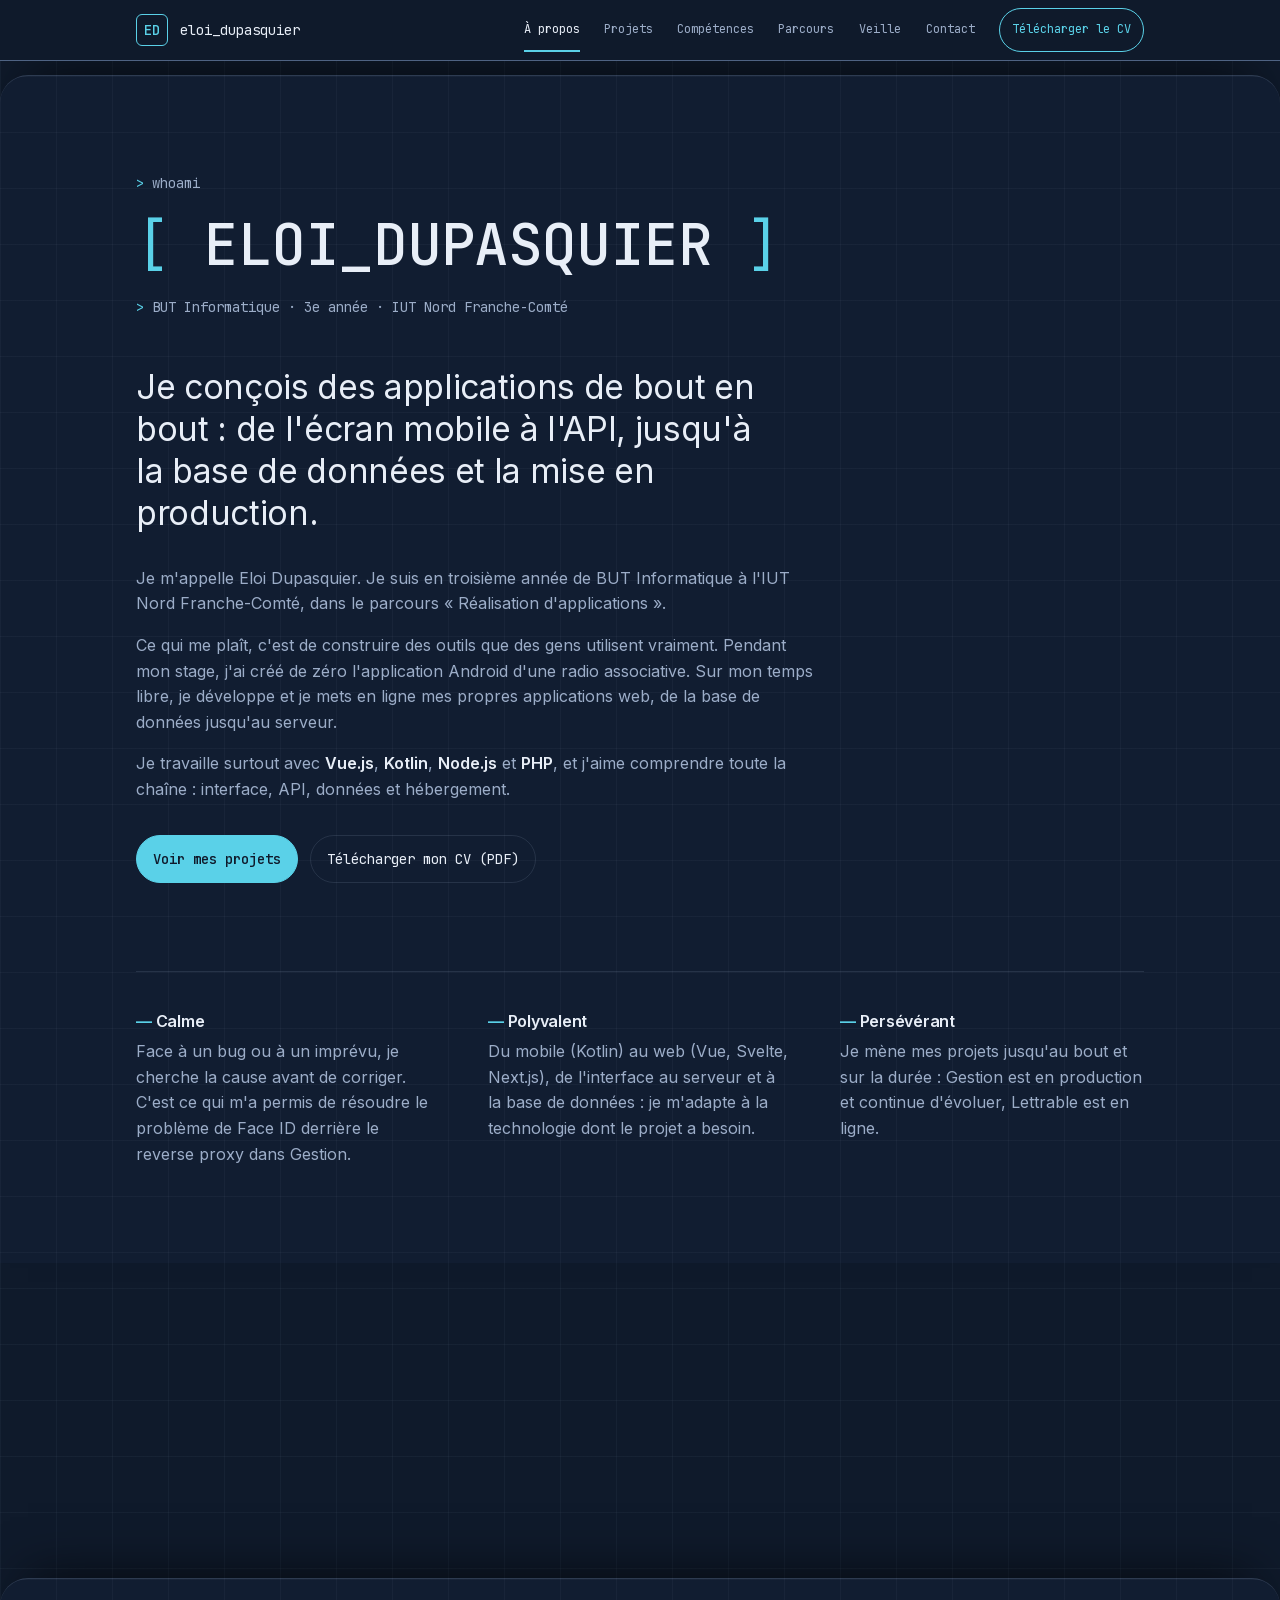
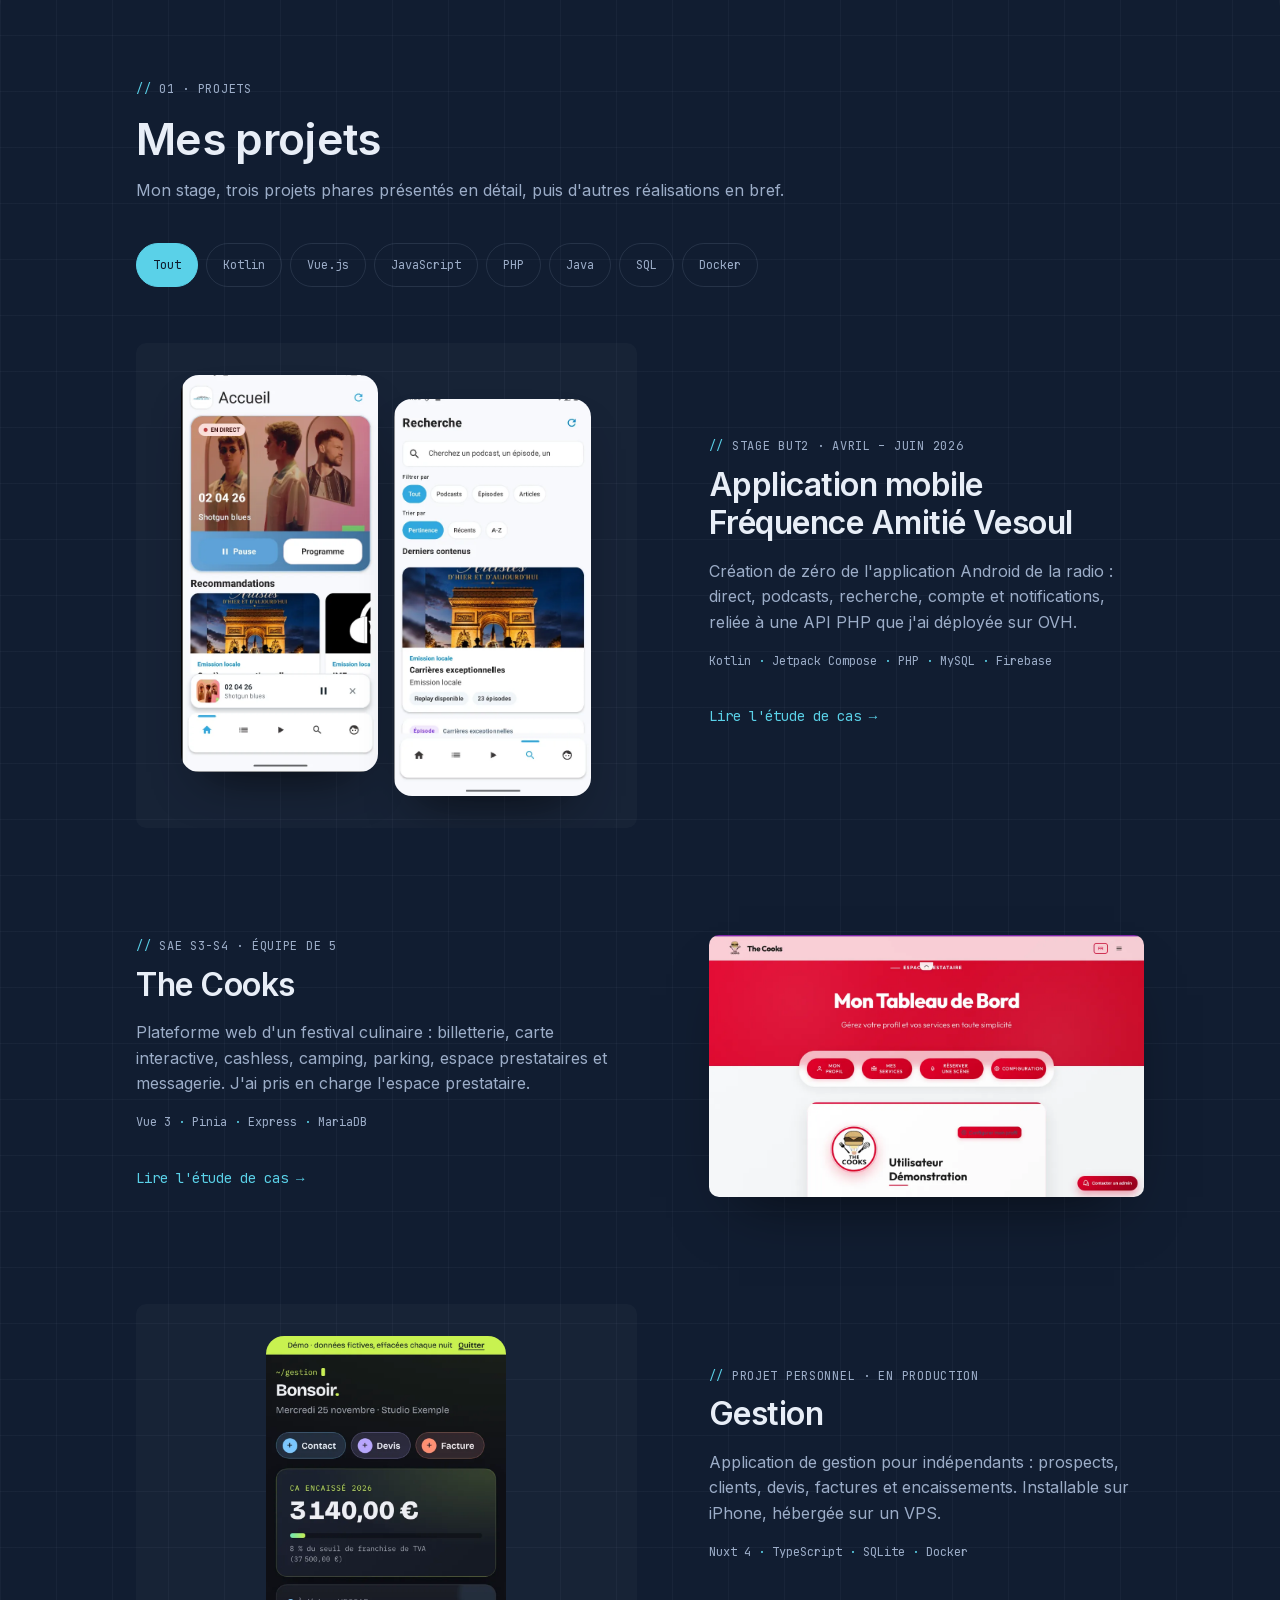
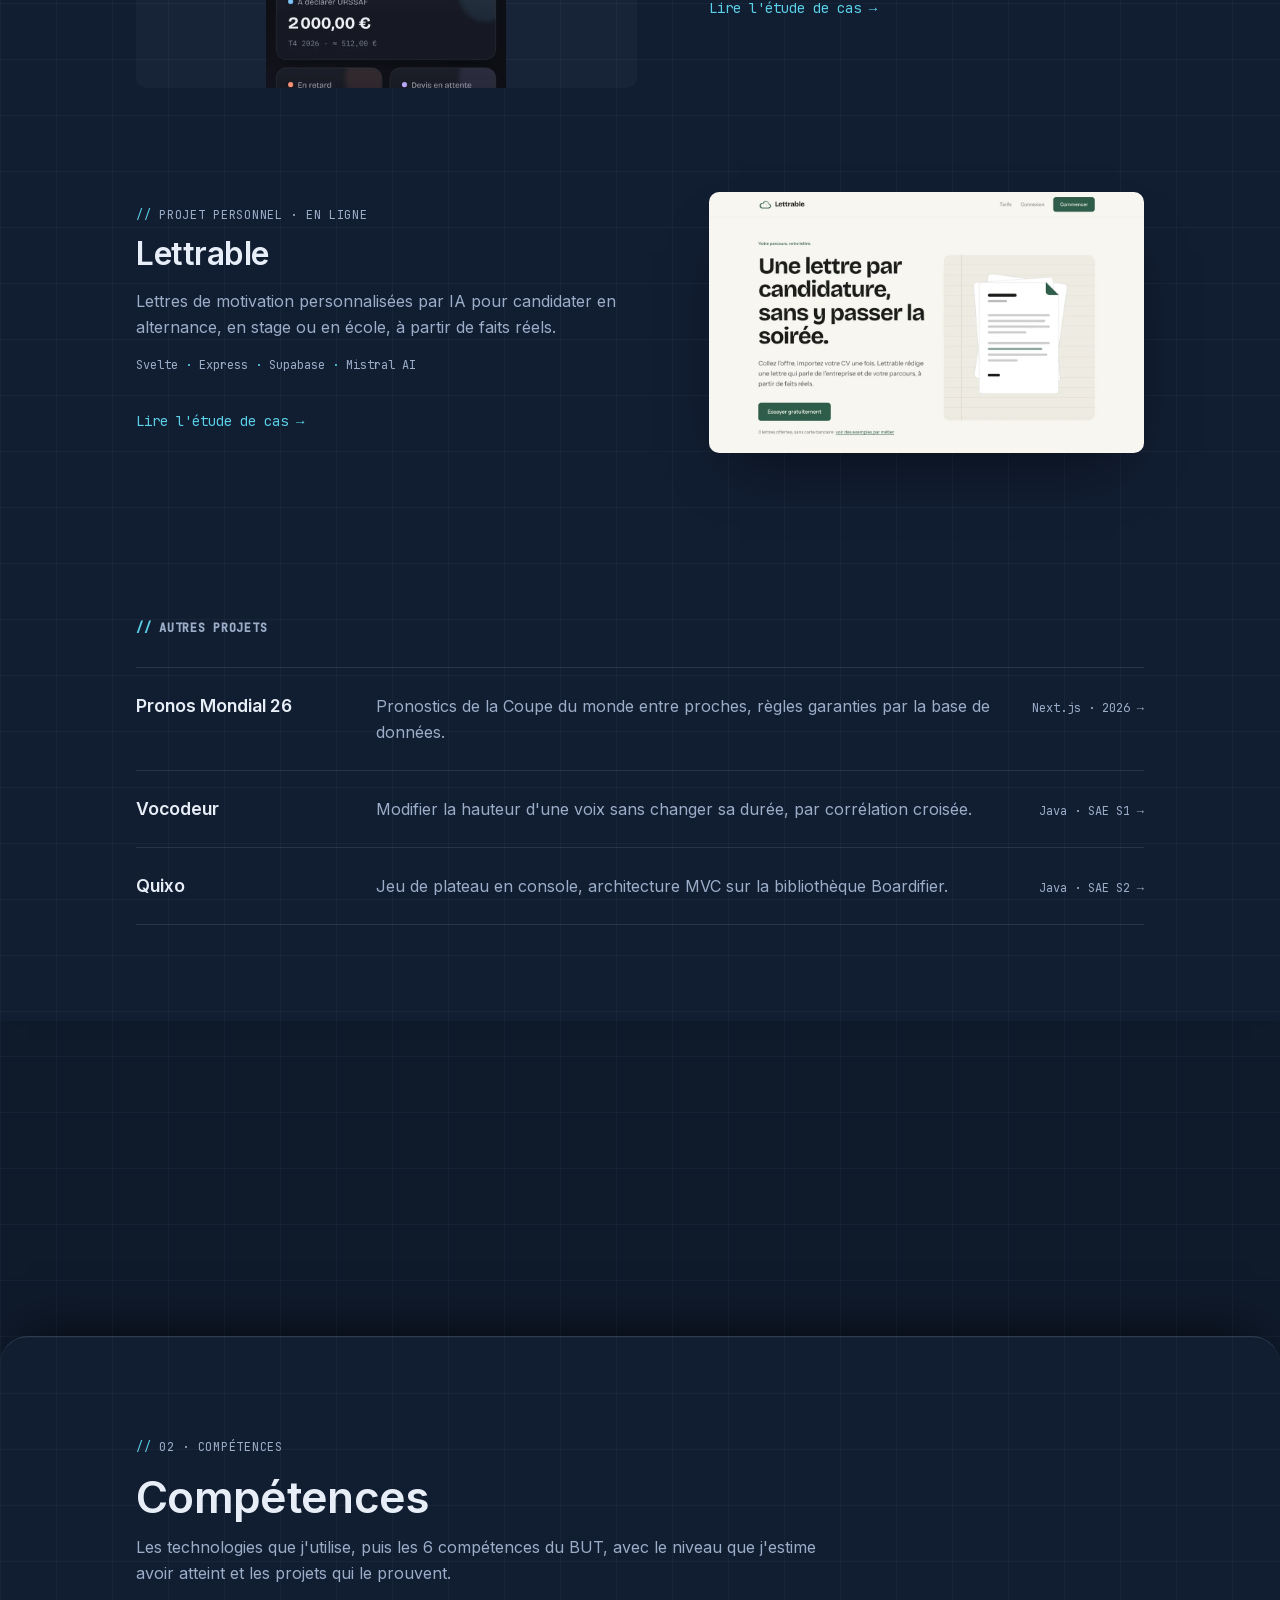
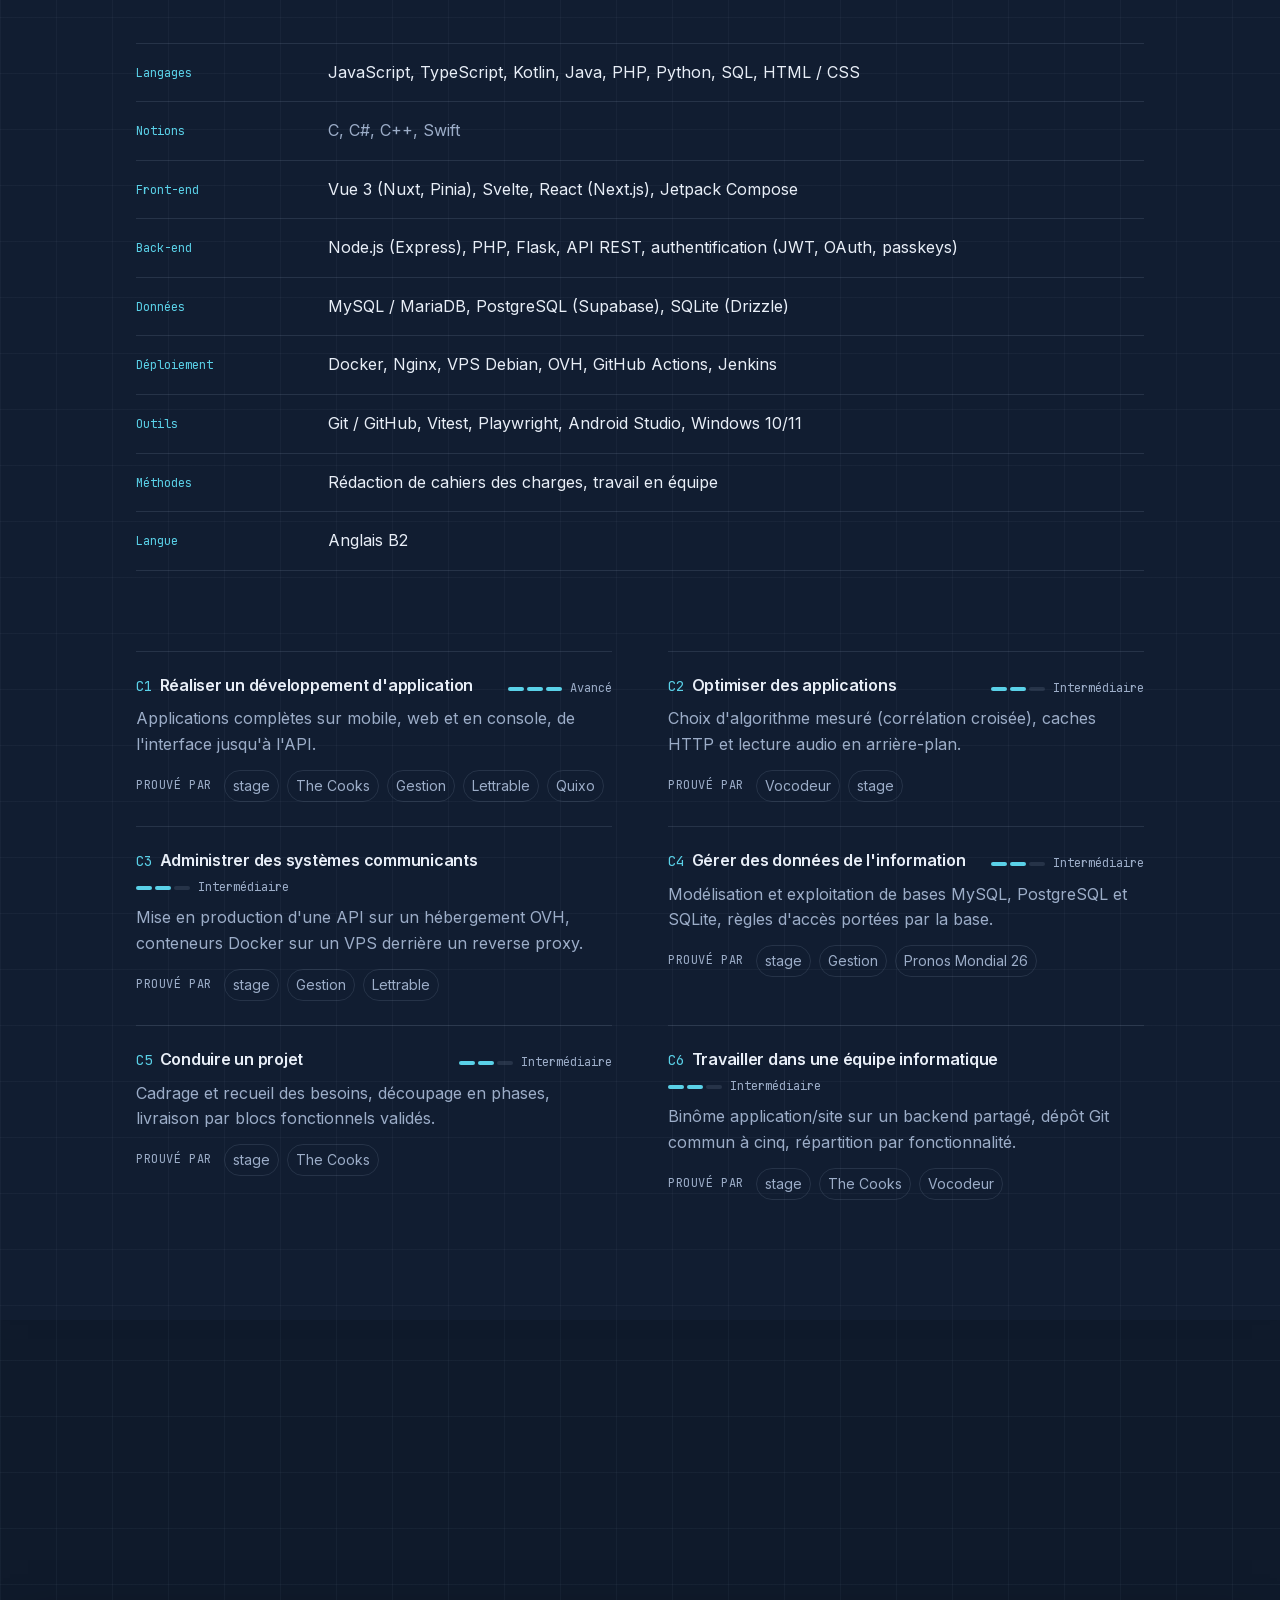
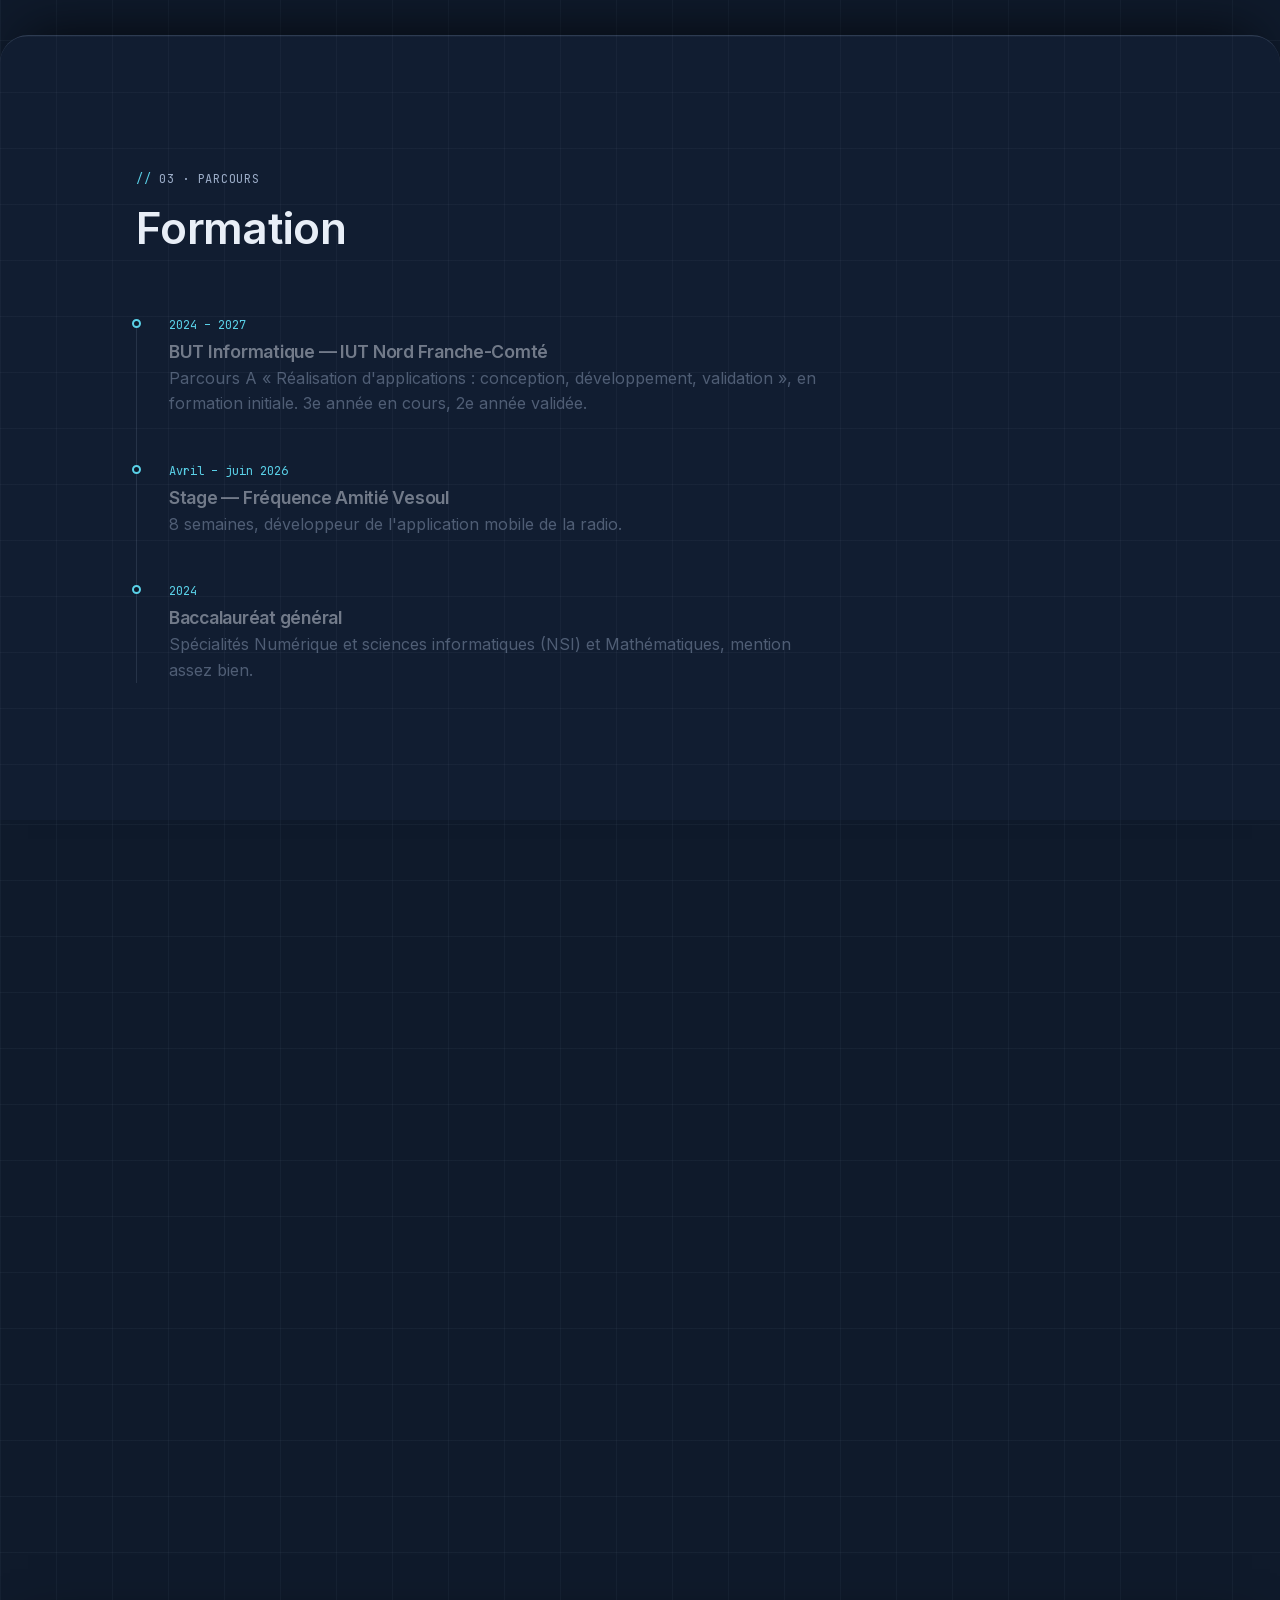
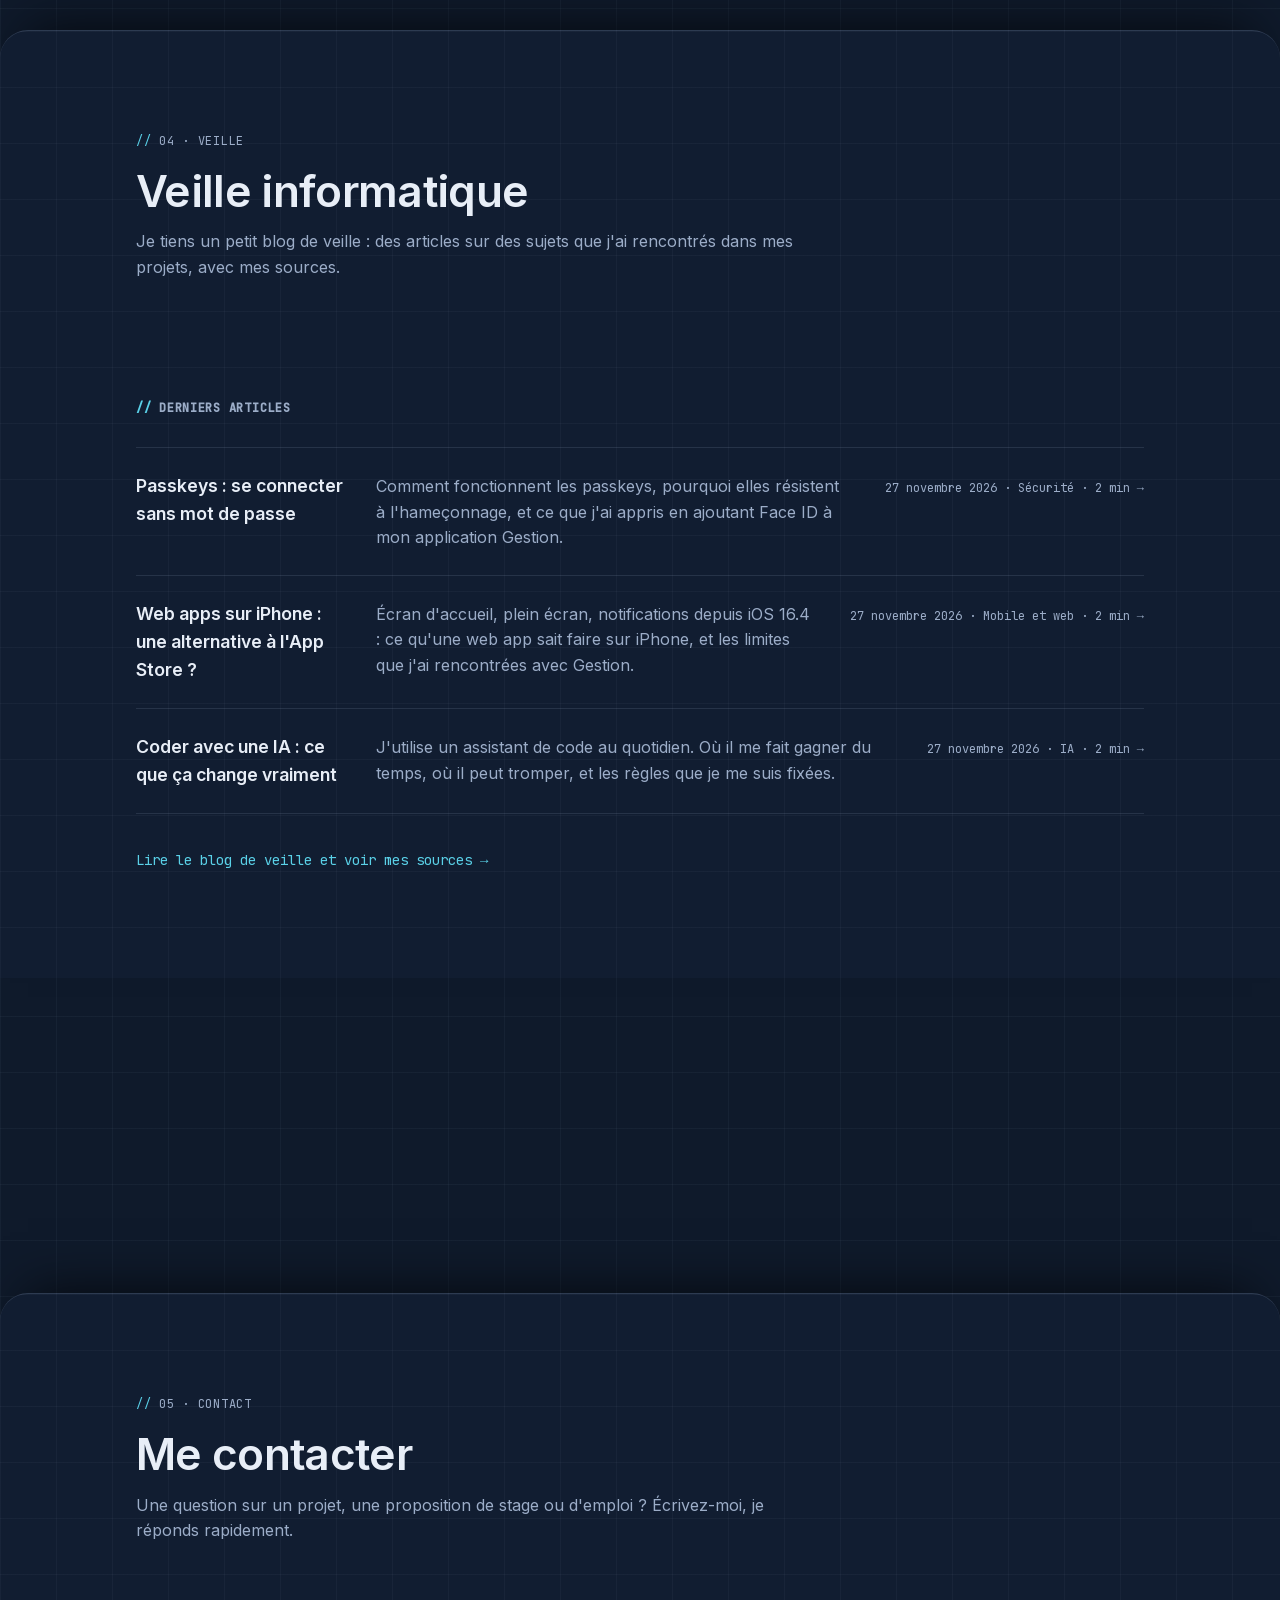
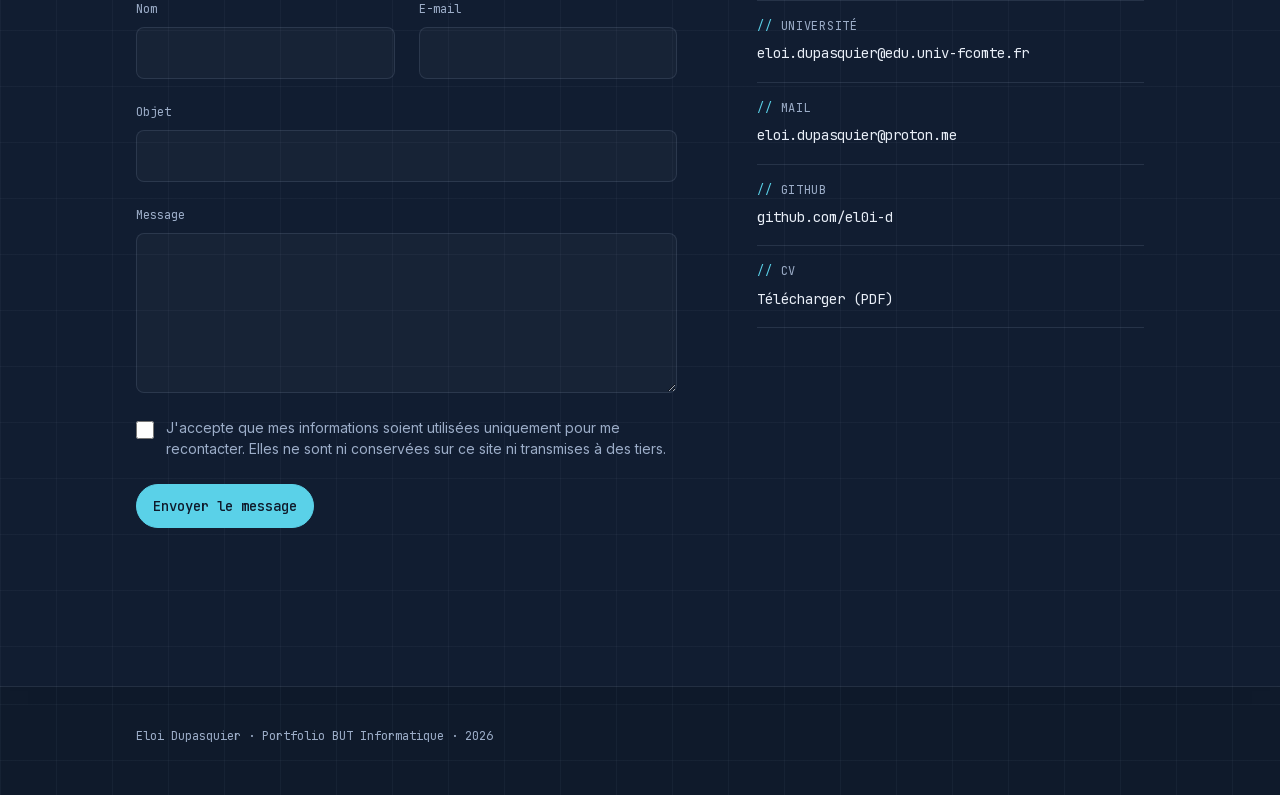
<file: index.html>
<!DOCTYPE html>
<html lang="fr">
<head>
<meta charset="UTF-8" />
<meta name="viewport" content="width=device-width, initial-scale=1.0, viewport-fit=cover" />
<title>Eloi Dupasquier — Développeur d'applications web et mobile | Portfolio BUT Informatique</title>
<meta name="description" content="Portfolio d'Eloi Dupasquier, étudiant en BUT Informatique (parcours Réalisation d'applications) à l'IUT Nord Franche-Comté : stage Android en Kotlin, projets Vue.js, Node.js et PHP." />
<meta name="author" content="Eloi Dupasquier" />
<meta name="theme-color" content="#0f1a2b" />
<link rel="canonical" href="https://portfolio.edupasquier.me/" />
<meta property="og:type" content="website" />
<meta property="og:locale" content="fr_FR" />
<meta property="og:title" content="Eloi Dupasquier — Portfolio BUT Informatique" />
<meta property="og:description" content="Développeur d'applications web et mobile : stage Android, projets Vue.js, Node.js et PHP." />
<meta property="og:url" content="https://portfolio.edupasquier.me/" />
<link rel="icon" type="image/svg+xml" href="favicon.svg" />
<!-- « ?v= » : à augmenter à chaque modification du CSS, pour que les
     navigateurs ne gardent pas l'ancienne version en cache. -->
<link rel="alternate" type="application/rss+xml" title="Veille informatique — Eloi Dupasquier" href="https://portfolio.edupasquier.me/veille/feed.xml" />
<link rel="stylesheet" href="assets/style.css?v=12" />
<script type="application/ld+json">
{
  "@context": "https://schema.org",
  "@type": "Person",
  "name": "Eloi Dupasquier",
  "jobTitle": "Étudiant en BUT Informatique, développeur d'applications web et mobile",
  "url": "https://portfolio.edupasquier.me/",
  "sameAs": ["https://github.com/el0i-d"],
  "alumniOf": { "@type": "CollegeOrUniversity", "name": "IUT Nord Franche-Comté" },
  "knowsAbout": ["Vue.js", "Kotlin", "Node.js", "PHP", "Développement web", "Développement mobile"]
}
</script>
</head>
<body>
<a class="skip-link" href="#main">Aller au contenu</a>

<header class="site-header">
  <div class="wrap header-inner">
    <a href="#main" class="monogram" aria-label="Remonter en haut de la page">
      <span class="monogram-mark" aria-hidden="true">ED</span>
      <span class="monogram-text">eloi_dupasquier</span>
    </a>
    <button type="button" class="nav-toggle" aria-expanded="false" aria-controls="nav-principale"><svg class="nav-toggle-icone" viewBox="0 0 16 16" aria-hidden="true"><path d="M2 4h12M2 8h12M2 12h12"/></svg><span class="nav-toggle-texte">Ouvrir le menu</span></button>
    <nav class="nav" id="nav-principale" aria-label="Navigation principale">
      <a href="#a-propos">À propos</a>
      <a href="#projets">Projets</a>
      <a href="#competences">Compétences</a>
      <a href="#parcours">Parcours</a>
      <a href="#veille">Veille</a>
      <a href="#contact">Contact</a>
      <a class="nav-cv" href="cv/eloi-dupasquier-cv.pdf" download>Télécharger le CV</a>
    </nav>
  </div>
</header>

<main id="main">

  <!-- ============ À PROPOS ============ -->
  <section class="hero stack-card" id="a-propos" aria-labelledby="a-propos-titre">
    <div class="wrap">
      <p class="hero-cmd-line" aria-hidden="true"><span class="prompt">&gt;</span> <span class="hero-cmd">whoami</span><span class="caret"></span></p>
      <h1 class="hero-id" id="a-propos-titre"><span class="bracket">[</span> ELOI_DUPASQUIER <span class="bracket">]</span></h1>
      <p class="hero-sub">BUT Informatique · 3e année · IUT Nord Franche-Comté</p>
      <p class="hero-lead">Je conçois des applications de bout en bout : de l'écran mobile à l'API, jusqu'à la base de données et la mise en production.</p>
      <div class="hero-text">
        <p>Je m'appelle Eloi Dupasquier. Je suis en troisième année de BUT Informatique à l'IUT Nord Franche-Comté, dans le parcours « Réalisation d'applications ».</p>
        <p>Ce qui me plaît, c'est de construire des outils que des gens utilisent vraiment. Pendant mon stage, j'ai créé de zéro l'application Android d'une radio associative. Sur mon temps libre, je développe et je mets en ligne mes propres applications web, de la base de données jusqu'au serveur.</p>
        <p>Je travaille surtout avec <strong>Vue.js</strong>, <strong>Kotlin</strong>, <strong>Node.js</strong> et <strong>PHP</strong>, et j'aime comprendre toute la chaîne : interface, API, données et hébergement.</p>
      </div>
      <div class="hero-actions">
        <a class="button button--plein" href="#projets">Voir mes projets</a>
        <a class="button" href="cv/eloi-dupasquier-cv.pdf" download>Télécharger mon CV (PDF)</a>
      </div>

      <div class="traits" aria-label="Qualités">
        <div class="trait">
          <h3>Calme</h3>
          <p>Face à un bug ou à un imprévu, je cherche la cause avant de corriger. C'est ce qui m'a permis de résoudre le problème de Face ID derrière le reverse proxy dans Gestion.</p>
        </div>
        <div class="trait">
          <h3>Polyvalent</h3>
          <p>Du mobile (Kotlin) au web (Vue, Svelte, Next.js), de l'interface au serveur et à la base de données : je m'adapte à la technologie dont le projet a besoin.</p>
        </div>
        <div class="trait">
          <h3>Persévérant</h3>
          <p>Je mène mes projets jusqu'au bout et sur la durée : Gestion est en production et continue d'évoluer, Lettrable est en ligne.</p>
        </div>
      </div>
    </div>
  </section>

  <!-- ============ PROJETS ============ -->
  <section class="section stack-card" id="projets" aria-labelledby="projets-titre">
    <div class="wrap">
      <div class="section-head">
        <span class="label">01 · Projets</span>
        <h2 id="projets-titre">Mes projets</h2>
        <p>Mon stage, trois projets phares présentés en détail, puis d'autres réalisations en bref.</p>
      </div>

      <!-- Filtres : masqués sans JavaScript (anim.js les affiche). -->
      <div class="filters" role="group" aria-label="Filtrer les projets par technologie" hidden>
        <button type="button" data-filtre="tout" aria-pressed="true">Tout</button>
        <button type="button" data-filtre="kotlin" aria-pressed="false">Kotlin</button>
        <button type="button" data-filtre="vue" aria-pressed="false">Vue.js</button>
        <button type="button" data-filtre="js" aria-pressed="false">JavaScript</button>
        <button type="button" data-filtre="php" aria-pressed="false">PHP</button>
        <button type="button" data-filtre="java" aria-pressed="false">Java</button>
        <button type="button" data-filtre="sql" aria-pressed="false">SQL</button>
        <button type="button" data-filtre="docker" aria-pressed="false">Docker</button>
        <span class="filters-status" role="status" aria-live="polite"></span>
      </div>

      <article class="row" id="stage" data-tech="kotlin php sql">
        <div class="row-media row-media--phones" aria-hidden="true">
          <img src="assets/img/fav-accueil.webp" alt="" width="502" height="1004" loading="lazy" decoding="async" />
          <img src="assets/img/fav-recherche.webp" alt="" width="498" height="1004" loading="lazy" decoding="async" />
        </div>
        <div class="row-body">
          <span class="label">Stage BUT2 · avril – juin 2026</span>
          <h3>Application mobile Fréquence Amitié Vesoul</h3>
          <p>Création de zéro de l'application Android de la radio : direct, podcasts, recherche, compte et notifications, reliée à une API PHP que j'ai déployée sur OVH.</p>
          <p class="stack"><span>Kotlin</span><span>Jetpack Compose</span><span>PHP</span><span>MySQL</span><span>Firebase</span></p>
          <a class="link-arrow" href="projets/frequence-amitie-vesoul.html">Lire l'étude de cas →</a>
        </div>
      </article>

      <article class="row row--inverse" data-tech="vue js sql">
        <div class="row-media">
          <img src="assets/img/cooks-dashboard.webp" alt="Tableau de bord de l'espace prestataire de The Cooks" width="1200" height="720" loading="lazy" decoding="async" />
        </div>
        <div class="row-body">
          <span class="label">SAE S3-S4 · équipe de 5</span>
          <h3>The Cooks</h3>
          <p>Plateforme web d'un festival culinaire : billetterie, carte interactive, cashless, camping, parking, espace prestataires et messagerie. J'ai pris en charge l'espace prestataire.</p>
          <p class="stack"><span>Vue 3</span><span>Pinia</span><span>Express</span><span>MariaDB</span></p>
          <a class="link-arrow" href="projets/the-cooks.html">Lire l'étude de cas →</a>
        </div>
      </article>

      <article class="row" data-tech="vue js sql docker">
        <div class="row-media row-media--phone">
          <img src="assets/img/gestion-accueil.webp" alt="Accueil de l'application Gestion sur iPhone : chiffre d'affaires encaissé et montant à déclarer" width="720" height="1226" loading="lazy" decoding="async" />
        </div>
        <div class="row-body">
          <span class="label">Projet personnel · en production</span>
          <h3>Gestion</h3>
          <p>Application de gestion pour indépendants : prospects, clients, devis, factures et encaissements. Installable sur iPhone, hébergée sur un VPS.</p>
          <p class="stack"><span>Nuxt 4</span><span>TypeScript</span><span>SQLite</span><span>Docker</span></p>
          <a class="link-arrow" href="projets/gestion.html">Lire l'étude de cas →</a>
        </div>
      </article>

      <article class="row row--inverse" data-tech="js sql docker">
        <div class="row-media">
          <img src="assets/img/lettrable-accueil.webp" alt="Page d'accueil de Lettrable" width="1200" height="720" loading="lazy" decoding="async" />
        </div>
        <div class="row-body">
          <span class="label">Projet personnel · en ligne</span>
          <h3>Lettrable</h3>
          <p>Lettres de motivation personnalisées par IA pour candidater en alternance, en stage ou en école, à partir de faits réels.</p>
          <p class="stack"><span>Svelte</span><span>Express</span><span>Supabase</span><span>Mistral AI</span></p>
          <a class="link-arrow" href="projets/lettrable.html">Lire l'étude de cas →</a>
        </div>
      </article>

      <h3 class="label sub-head">Autres projets</h3>
      <ul class="list">
        <li data-tech="js sql">
          <a href="projets/pronos-mondial-26.html">
            <span class="list-title">Pronos Mondial 26</span>
            <span class="list-desc">Pronostics de la Coupe du monde entre proches, règles garanties par la base de données.</span>
            <span class="list-meta">Next.js · 2026 →</span>
          </a>
        </li>
        <li data-tech="java">
          <a href="projets/vocodeur.html">
            <span class="list-title">Vocodeur</span>
            <span class="list-desc">Modifier la hauteur d'une voix sans changer sa durée, par corrélation croisée.</span>
            <span class="list-meta">Java · SAE S1 →</span>
          </a>
        </li>
        <li data-tech="java">
          <a href="projets/quixo.html">
            <span class="list-title">Quixo</span>
            <span class="list-desc">Jeu de plateau en console, architecture MVC sur la bibliothèque Boardifier.</span>
            <span class="list-meta">Java · SAE S2 →</span>
          </a>
        </li>
      </ul>
    </div>
  </section>

  <!-- ============ COMPÉTENCES ============ -->
  <section class="section stack-card" id="competences" aria-labelledby="competences-titre">
    <div class="wrap">
      <div class="section-head">
        <span class="label">02 · Compétences</span>
        <h2 id="competences-titre">Compétences</h2>
        <p>Les technologies que j'utilise, puis les 6 compétences du BUT, avec le niveau que j'estime avoir atteint et les projets qui le prouvent.</p>
      </div>

      <dl class="skill-table">
        <div><dt>Langages</dt><dd>JavaScript, TypeScript, Kotlin, Java, PHP, Python, SQL, HTML / CSS</dd></div>
        <div><dt>Notions</dt><dd class="faible">C, C#, C++, Swift</dd></div>
        <div><dt>Front-end</dt><dd>Vue 3 (Nuxt, Pinia), Svelte, React (Next.js), Jetpack Compose</dd></div>
        <div><dt>Back-end</dt><dd>Node.js (Express), PHP, Flask, API REST, authentification (JWT, OAuth, passkeys)</dd></div>
        <div><dt>Données</dt><dd>MySQL / MariaDB, PostgreSQL (Supabase), SQLite (Drizzle)</dd></div>
        <div><dt>Déploiement</dt><dd>Docker, Nginx, VPS Debian, OVH, GitHub Actions, Jenkins</dd></div>
        <div><dt>Outils</dt><dd>Git / GitHub, Vitest, Playwright, Android Studio, Windows 10/11</dd></div>
        <div><dt>Méthodes</dt><dd>Rédaction de cahiers des charges, travail en équipe</dd></div>
        <div><dt>Langue</dt><dd>Anglais B2</dd></div>
      </dl>

      <ul class="but">
        <li>
          <div class="but-head">
            <h3><span class="mono">C1</span>Réaliser un développement d'application</h3>
            <span class="level"><span class="level-bar" aria-hidden="true"><span class="on"></span><span class="on"></span><span class="on"></span></span>Avancé</span>
          </div>
          <p>Applications complètes sur mobile, web et en console, de l'interface jusqu'à l'API.</p>
          <p class="proofs"><span class="proofs-label">Prouvé par</span><a class="proof" href="projets/frequence-amitie-vesoul.html">stage</a><a class="proof" href="projets/the-cooks.html">The Cooks</a><a class="proof" href="projets/gestion.html">Gestion</a><a class="proof" href="projets/lettrable.html">Lettrable</a><a class="proof" href="projets/quixo.html">Quixo</a></p>
        </li>
        <li>
          <div class="but-head">
            <h3><span class="mono">C2</span>Optimiser des applications</h3>
            <span class="level"><span class="level-bar" aria-hidden="true"><span class="on"></span><span class="on"></span><span></span></span>Intermédiaire</span>
          </div>
          <p>Choix d'algorithme mesuré (corrélation croisée), caches HTTP et lecture audio en arrière-plan.</p>
          <p class="proofs"><span class="proofs-label">Prouvé par</span><a class="proof" href="projets/vocodeur.html">Vocodeur</a><a class="proof" href="projets/frequence-amitie-vesoul.html">stage</a></p>
        </li>
        <li>
          <div class="but-head">
            <h3><span class="mono">C3</span>Administrer des systèmes communicants</h3>
            <span class="level"><span class="level-bar" aria-hidden="true"><span class="on"></span><span class="on"></span><span></span></span>Intermédiaire</span>
          </div>
          <p>Mise en production d'une API sur un hébergement OVH, conteneurs Docker sur un VPS derrière un reverse proxy.</p>
          <p class="proofs"><span class="proofs-label">Prouvé par</span><a class="proof" href="projets/frequence-amitie-vesoul.html">stage</a><a class="proof" href="projets/gestion.html">Gestion</a><a class="proof" href="projets/lettrable.html">Lettrable</a></p>
        </li>
        <li>
          <div class="but-head">
            <h3><span class="mono">C4</span>Gérer des données de l'information</h3>
            <span class="level"><span class="level-bar" aria-hidden="true"><span class="on"></span><span class="on"></span><span></span></span>Intermédiaire</span>
          </div>
          <p>Modélisation et exploitation de bases MySQL, PostgreSQL et SQLite, règles d'accès portées par la base.</p>
          <p class="proofs"><span class="proofs-label">Prouvé par</span><a class="proof" href="projets/frequence-amitie-vesoul.html">stage</a><a class="proof" href="projets/gestion.html">Gestion</a><a class="proof" href="projets/pronos-mondial-26.html">Pronos Mondial 26</a></p>
        </li>
        <li>
          <div class="but-head">
            <h3><span class="mono">C5</span>Conduire un projet</h3>
            <span class="level"><span class="level-bar" aria-hidden="true"><span class="on"></span><span class="on"></span><span></span></span>Intermédiaire</span>
          </div>
          <p>Cadrage et recueil des besoins, découpage en phases, livraison par blocs fonctionnels validés.</p>
          <p class="proofs"><span class="proofs-label">Prouvé par</span><a class="proof" href="projets/frequence-amitie-vesoul.html">stage</a><a class="proof" href="projets/the-cooks.html">The Cooks</a></p>
        </li>
        <li>
          <div class="but-head">
            <h3><span class="mono">C6</span>Travailler dans une équipe informatique</h3>
            <span class="level"><span class="level-bar" aria-hidden="true"><span class="on"></span><span class="on"></span><span></span></span>Intermédiaire</span>
          </div>
          <p>Binôme application/site sur un backend partagé, dépôt Git commun à cinq, répartition par fonctionnalité.</p>
          <p class="proofs"><span class="proofs-label">Prouvé par</span><a class="proof" href="projets/frequence-amitie-vesoul.html">stage</a><a class="proof" href="projets/the-cooks.html">The Cooks</a><a class="proof" href="projets/vocodeur.html">Vocodeur</a></p>
        </li>
      </ul>
    </div>
  </section>

  <!-- ============ PARCOURS ============ -->
  <section class="section stack-card" id="parcours" aria-labelledby="parcours-titre">
    <div class="wrap">
      <div class="section-head">
        <span class="label">03 · Parcours</span>
        <h2 id="parcours-titre">Formation</h2>
      </div>
      <ol class="timeline">
        <li>
          <span class="when">2024 – 2027</span>
          <h3>BUT Informatique — IUT Nord Franche-Comté</h3>
          <p>Parcours A « Réalisation d'applications : conception, développement, validation », en formation initiale. 3e année en cours, 2e année validée.</p>
        </li>
        <li>
          <span class="when">Avril – juin 2026</span>
          <h3>Stage — Fréquence Amitié Vesoul</h3>
          <p>8 semaines, développeur de l'application mobile de la radio.</p>
        </li>
        <li>
          <span class="when">2024</span>
          <h3>Baccalauréat général</h3>
          <p>Spécialités Numérique et sciences informatiques (NSI) et Mathématiques, mention assez bien.</p>
        </li>
      </ol>
    </div>
  </section>

  <!-- ============ VEILLE ============ -->
  <section class="section stack-card" id="veille" aria-labelledby="veille-titre">
    <div class="wrap">
      <div class="section-head">
        <span class="label">04 · Veille</span>
        <h2 id="veille-titre">Veille informatique</h2>
        <p>Je tiens un petit blog de veille : des articles sur des sujets que j'ai rencontrés dans mes projets, avec mes sources.</p>
      </div>
      <h3 class="label sub-head">Derniers articles</h3>
      <ul class="list">
        <li>
          <a href="veille/passkeys.html">
            <span class="list-title">Passkeys : se connecter sans mot de passe</span>
            <span class="list-desc">Comment fonctionnent les passkeys, pourquoi elles résistent à l'hameçonnage, et ce que j'ai appris en ajoutant Face ID à mon application Gestion.</span>
            <span class="list-meta"><time datetime="2026-11-27">27 novembre 2026</time> · Sécurité · 2 min →</span>
          </a>
        </li>
        <li>
          <a href="veille/web-apps-iphone.html">
            <span class="list-title">Web apps sur iPhone : une alternative à l'App Store ?</span>
            <span class="list-desc">Écran d'accueil, plein écran, notifications depuis iOS 16.4 : ce qu'une web app sait faire sur iPhone, et les limites que j'ai rencontrées avec Gestion.</span>
            <span class="list-meta"><time datetime="2026-11-27">27 novembre 2026</time> · Mobile et web · 2 min →</span>
          </a>
        </li>
        <li>
          <a href="veille/coder-avec-une-ia.html">
            <span class="list-title">Coder avec une IA : ce que ça change vraiment</span>
            <span class="list-desc">J'utilise un assistant de code au quotidien. Où il me fait gagner du temps, où il peut tromper, et les règles que je me suis fixées.</span>
            <span class="list-meta"><time datetime="2026-11-27">27 novembre 2026</time> · IA · 2 min →</span>
          </a>
        </li>
      </ul>
      <p class="veille-suite"><a class="link-arrow" href="veille/">Lire le blog de veille et voir mes sources →</a></p>
    </div>
  </section>

  <!-- ============ CONTACT ============ -->
  <section class="section stack-card" id="contact" aria-labelledby="contact-titre">
    <div class="wrap">
      <div class="section-head">
        <span class="label">05 · Contact</span>
        <h2 id="contact-titre">Me contacter</h2>
        <p>Une question sur un projet, une proposition de stage ou d'emploi ? Écrivez-moi, je réponds rapidement.</p>
      </div>

      <div class="contact-grid">
        <!-- Formulaire envoyé par Web3Forms (service sans serveur).
             La clé d'accès est publique par nature : elle n'autorise
             que l'envoi d'un message vers l'adresse choisie. -->
        <form class="form" id="contact-form" action="https://api.web3forms.com/submit" method="POST" novalidate>
          <input type="hidden" name="access_key" value="12e0445a-9424-485d-a984-1f6b75a2bd48" />
          <input type="hidden" name="subject" value="Nouveau message depuis le portfolio" />
          <input type="hidden" name="from_name" value="Portfolio Eloi Dupasquier" />
          <!-- Piège à robots : un humain ne remplit pas ce champ caché. -->
          <input type="checkbox" name="botcheck" class="hp" tabindex="-1" autocomplete="off" aria-hidden="true" />

          <div class="form-row">
            <div class="field">
              <label for="nom">Nom</label>
              <input id="nom" name="name" type="text" autocomplete="name" required aria-describedby="err-nom" />
              <p class="field-error" id="err-nom"></p>
            </div>
            <div class="field">
              <label for="email">E-mail</label>
              <input id="email" name="email" type="email" autocomplete="email" inputmode="email" required aria-describedby="err-email" />
              <p class="field-error" id="err-email"></p>
            </div>
          </div>
          <div class="field">
            <label for="objet">Objet</label>
            <input id="objet" name="objet" type="text" required aria-describedby="err-objet" />
            <p class="field-error" id="err-objet"></p>
          </div>
          <div class="field">
            <label for="message">Message</label>
            <textarea id="message" name="message" required aria-describedby="err-message"></textarea>
            <p class="field-error" id="err-message"></p>
          </div>
          <p class="form-draft" id="form-draft" hidden>Votre brouillon a été restauré. <button type="button" class="lien-bouton" id="effacer-brouillon">Effacer le brouillon</button></p>
          <label class="consent">
            <input type="checkbox" name="consentement" value="oui" required aria-describedby="err-consentement" />
            <span>J'accepte que mes informations soient utilisées uniquement pour me recontacter. Elles ne sont ni conservées sur ce site ni transmises à des tiers.</span>
          </label>
          <p class="field-error" id="err-consentement"></p>
          <button class="button button--plein" type="submit">Envoyer le message</button>
          <p class="form-status" id="form-status" role="status" aria-live="polite"></p>
        </form>

        <ul class="contact-list">
          <li><a href="mailto:eloi.dupasquier@edu.univ-fcomte.fr"><span class="label">Université</span><span class="contact-val">eloi.dupasquier@edu.univ-fcomte.fr</span></a></li>
          <li><a href="mailto:eloi.dupasquier@proton.me"><span class="label">Mail</span><span class="contact-val">eloi.dupasquier@proton.me</span></a></li>
          <li><a href="https://github.com/el0i-d" rel="noopener"><span class="label">GitHub</span><span class="contact-val">github.com/el0i-d</span></a></li>
          <li><a href="cv/eloi-dupasquier-cv.pdf" download><span class="label">CV</span><span class="contact-val">Télécharger (PDF)</span></a></li>
        </ul>
      </div>
    </div>
  </section>

</main>

<footer class="site-footer">
  <div class="wrap">Eloi Dupasquier · Portfolio BUT Informatique · 2026</div>
</footer>
<script src="assets/contact.js?v=12" defer></script>
<script src="assets/anim.js?v=12" defer></script>
</body>
</html>
</file>
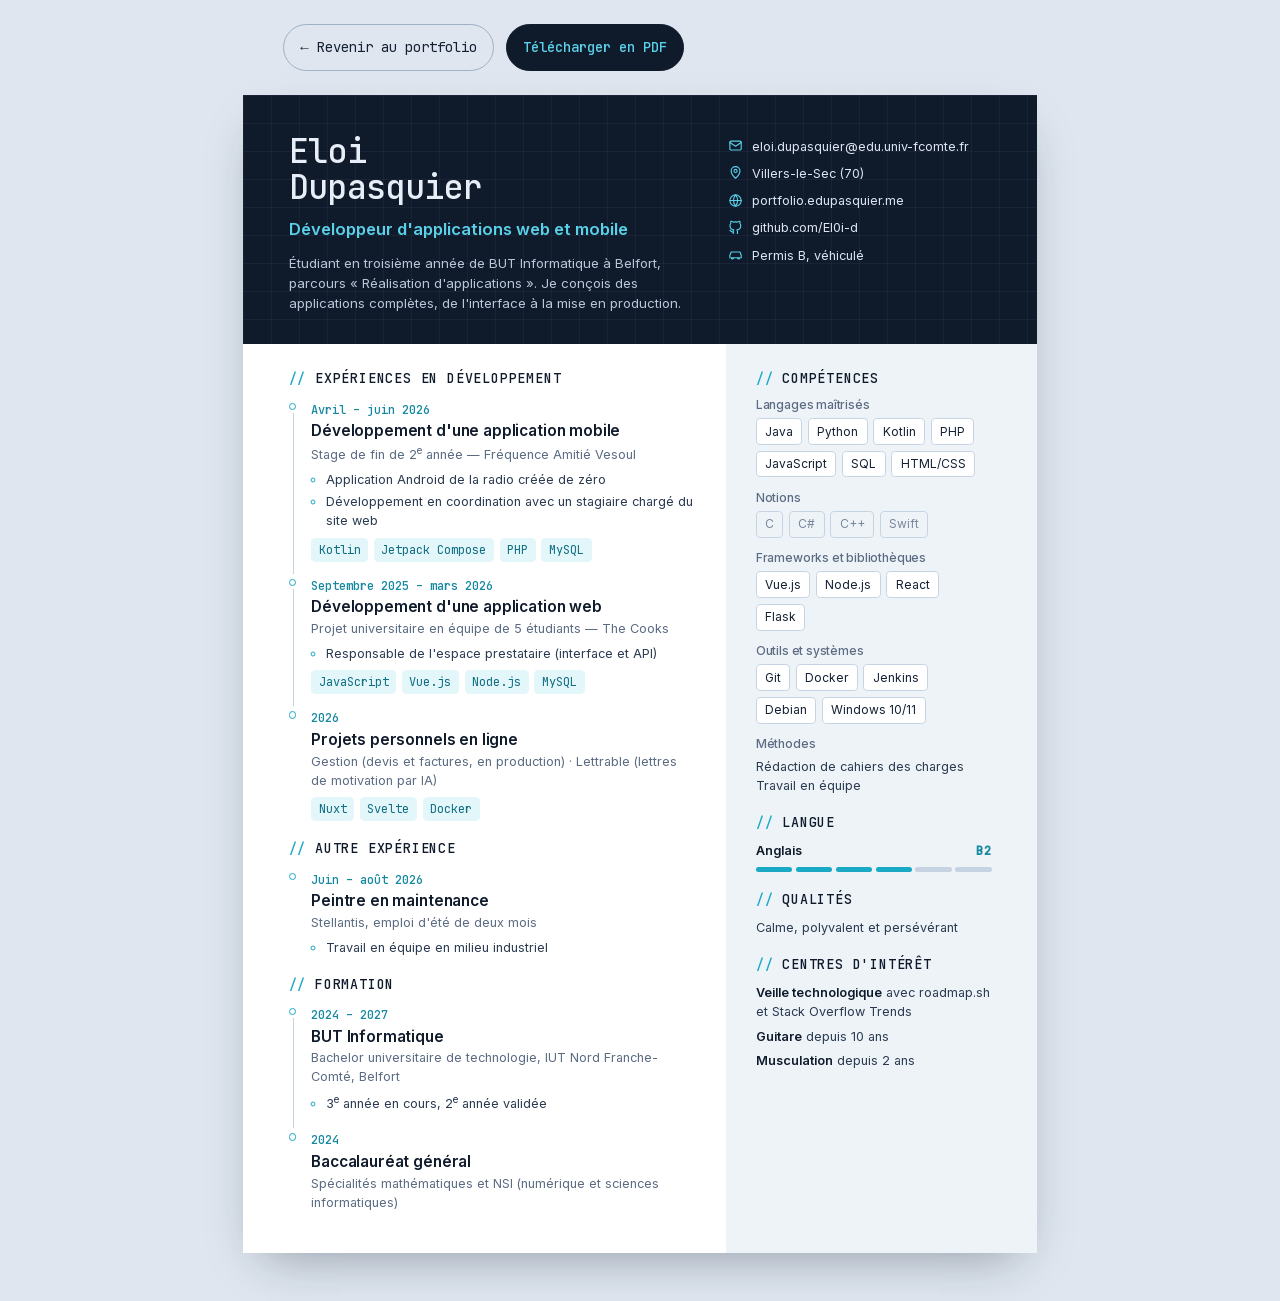
<file: cv/index.html>
<!DOCTYPE html>
<html lang="fr">
<head>
<meta charset="UTF-8" />
<meta name="viewport" content="width=device-width, initial-scale=1.0, viewport-fit=cover" />
<title>CV — Eloi Dupasquier, étudiant en BUT Informatique</title>
<meta name="description" content="CV d'Eloi Dupasquier : BUT Informatique (parcours Réalisation d'applications), stage de développement mobile Android, projets Vue.js, Node.js et PHP." />
<meta name="author" content="Eloi Dupasquier" />
<meta name="theme-color" content="#0f1a2b" />
<link rel="canonical" href="https://portfolio.edupasquier.me/cv/" />
<link rel="icon" type="image/svg+xml" href="../favicon.svg" />
<link rel="stylesheet" href="../assets/style.css?v=12" />
</head>
<body class="cv-body">
<a class="skip-link" href="#cv">Aller au CV</a>

<div class="cv-actions">
  <a class="button" href="../index.html">← Revenir au portfolio</a>
  <a class="button button--plein" href="eloi-dupasquier-cv.pdf" download>Télécharger en PDF</a>
</div>

<main class="cv" id="cv">
  <header class="cv-top">
    <div>
      <h1>Eloi<br />Dupasquier</h1>
      <p class="cv-role">Développeur d'applications web et mobile</p>
      <p class="cv-intro">Étudiant en troisième année de BUT Informatique à Belfort, parcours « Réalisation d'applications ». Je conçois des applications complètes, de l'interface à la mise en production.</p>
    </div>
    <ul class="cv-coords">
      <li><svg viewBox="0 0 24 24" aria-hidden="true"><rect x="3" y="5" width="18" height="14" rx="2"/><path d="m3 7 9 6 9-6"/></svg><a href="mailto:eloi.dupasquier@edu.univ-fcomte.fr">eloi.dupasquier@edu.univ-fcomte.fr</a></li>
      <li><svg viewBox="0 0 24 24" aria-hidden="true"><path d="M12 21s-7-6.2-7-11.5a7 7 0 0 1 14 0C19 14.8 12 21 12 21Z"/><circle cx="12" cy="9.5" r="2.5"/></svg>Villers-le-Sec (70)</li>
      <li><svg viewBox="0 0 24 24" aria-hidden="true"><circle cx="12" cy="12" r="9"/><path d="M3 12h18M12 3a14 14 0 0 1 0 18M12 3a14 14 0 0 0 0 18"/></svg><a href="https://portfolio.edupasquier.me">portfolio.edupasquier.me</a></li>
      <li><svg viewBox="0 0 24 24" aria-hidden="true"><path d="M9 19c-4 1.3-4-2-6-2.5m12 5v-3.5a3 3 0 0 0-.9-2.3c3-.3 6.1-1.5 6.1-6.6a5.1 5.1 0 0 0-1.4-3.6 4.8 4.8 0 0 0-.1-3.5s-1.1-.4-3.7 1.4a12.6 12.6 0 0 0-6.6 0C5.8 1.6 4.7 2 4.7 2a4.8 4.8 0 0 0-.1 3.5 5.1 5.1 0 0 0-1.4 3.6c0 5.1 3.1 6.3 6.1 6.6a3 3 0 0 0-.9 2.3v3.5"/></svg><a href="https://github.com/el0i-d">github.com/El0i-d</a></li>
      <li><svg viewBox="0 0 24 24" aria-hidden="true"><path d="M5 17h14M5 17a2 2 0 1 0 4 0m6 0a2 2 0 1 0 4 0M3 17v-4l2-5h14l2 5v4"/></svg>Permis B, véhiculé</li>
    </ul>
  </header>

  <div class="cv-main">
    <section class="cv-block">
      <h2>Expériences en développement</h2>
      <ol class="cv-tl">
        <li>
          <span class="cv-when">Avril – juin 2026</span>
          <h3>Développement d'une application mobile</h3>
          <p class="cv-sub">Stage de fin de 2<sup>e</sup> année — Fréquence Amitié Vesoul</p>
          <ul>
            <li>Application Android de la radio créée de zéro</li>
            <li>Développement en coordination avec un stagiaire chargé du site web</li>
          </ul>
          <div class="cv-tags"><span>Kotlin</span><span>Jetpack Compose</span><span>PHP</span><span>MySQL</span></div>
        </li>
        <li>
          <span class="cv-when">Septembre 2025 – mars 2026</span>
          <h3>Développement d'une application web</h3>
          <p class="cv-sub">Projet universitaire en équipe de 5 étudiants — The Cooks</p>
          <ul>
            <li>Responsable de l'espace prestataire (interface et API)</li>
          </ul>
          <div class="cv-tags"><span>JavaScript</span><span>Vue.js</span><span>Node.js</span><span>MySQL</span></div>
        </li>
        <li>
          <span class="cv-when">2026</span>
          <h3>Projets personnels en ligne</h3>
          <p class="cv-sub">Gestion (devis et factures, en production) · Lettrable (lettres de motivation par IA)</p>
          <div class="cv-tags"><span>Nuxt</span><span>Svelte</span><span>Docker</span></div>
        </li>
      </ol>
    </section>

    <section class="cv-block">
      <h2>Autre expérience</h2>
      <ol class="cv-tl">
        <li>
          <span class="cv-when">Juin – août 2026</span>
          <h3>Peintre en maintenance</h3>
          <p class="cv-sub">Stellantis, emploi d'été de deux mois</p>
          <ul>
            <li>Travail en équipe en milieu industriel</li>
          </ul>
        </li>
      </ol>
    </section>

    <section class="cv-block">
      <h2>Formation</h2>
      <ol class="cv-tl">
        <li>
          <span class="cv-when">2024 – 2027</span>
          <h3>BUT Informatique</h3>
          <p class="cv-sub">Bachelor universitaire de technologie, IUT Nord Franche-Comté, Belfort</p>
          <ul>
            <li>3<sup>e</sup> année en cours, 2<sup>e</sup> année validée</li>
          </ul>
        </li>
        <li>
          <span class="cv-when">2024</span>
          <h3>Baccalauréat général</h3>
          <p class="cv-sub">Spécialités mathématiques et NSI (numérique et sciences informatiques)</p>
        </li>
      </ol>
    </section>
  </div>

  <aside class="cv-side">
    <section class="cv-block">
      <h2>Compétences</h2>
      <h3>Langages maîtrisés</h3>
      <div class="cv-chips"><span>Java</span><span>Python</span><span>Kotlin</span><span>PHP</span><span>JavaScript</span><span>SQL</span><span>HTML/CSS</span></div>
      <h3>Notions</h3>
      <div class="cv-chips cv-chips--faible"><span>C</span><span>C#</span><span>C++</span><span>Swift</span></div>
      <h3>Frameworks et bibliothèques</h3>
      <div class="cv-chips"><span>Vue.js</span><span>Node.js</span><span>React</span><span>Flask</span></div>
      <h3>Outils et systèmes</h3>
      <div class="cv-chips"><span>Git</span><span>Docker</span><span>Jenkins</span><span>Debian</span><span>Windows 10/11</span></div>
      <h3>Méthodes</h3>
      <p>Rédaction de cahiers des charges<br />Travail en équipe</p>
    </section>

    <section class="cv-block">
      <h2>Langue</h2>
      <div class="cv-lang"><span>Anglais</span><span>B2</span></div>
      <div class="cv-bar" aria-hidden="true"><i class="on"></i><i class="on"></i><i class="on"></i><i class="on"></i><i></i><i></i></div>
    </section>

    <section class="cv-block">
      <h2>Qualités</h2>
      <p>Calme, polyvalent et persévérant</p>
    </section>

    <section class="cv-block">
      <h2>Centres d'intérêt</h2>
      <p><strong>Veille technologique</strong> avec roadmap.sh et Stack Overflow Trends</p>
      <p><strong>Guitare</strong> depuis 10 ans</p>
      <p><strong>Musculation</strong> depuis 2 ans</p>
    </section>
  </aside>
</main>
</body>
</html>
</file>
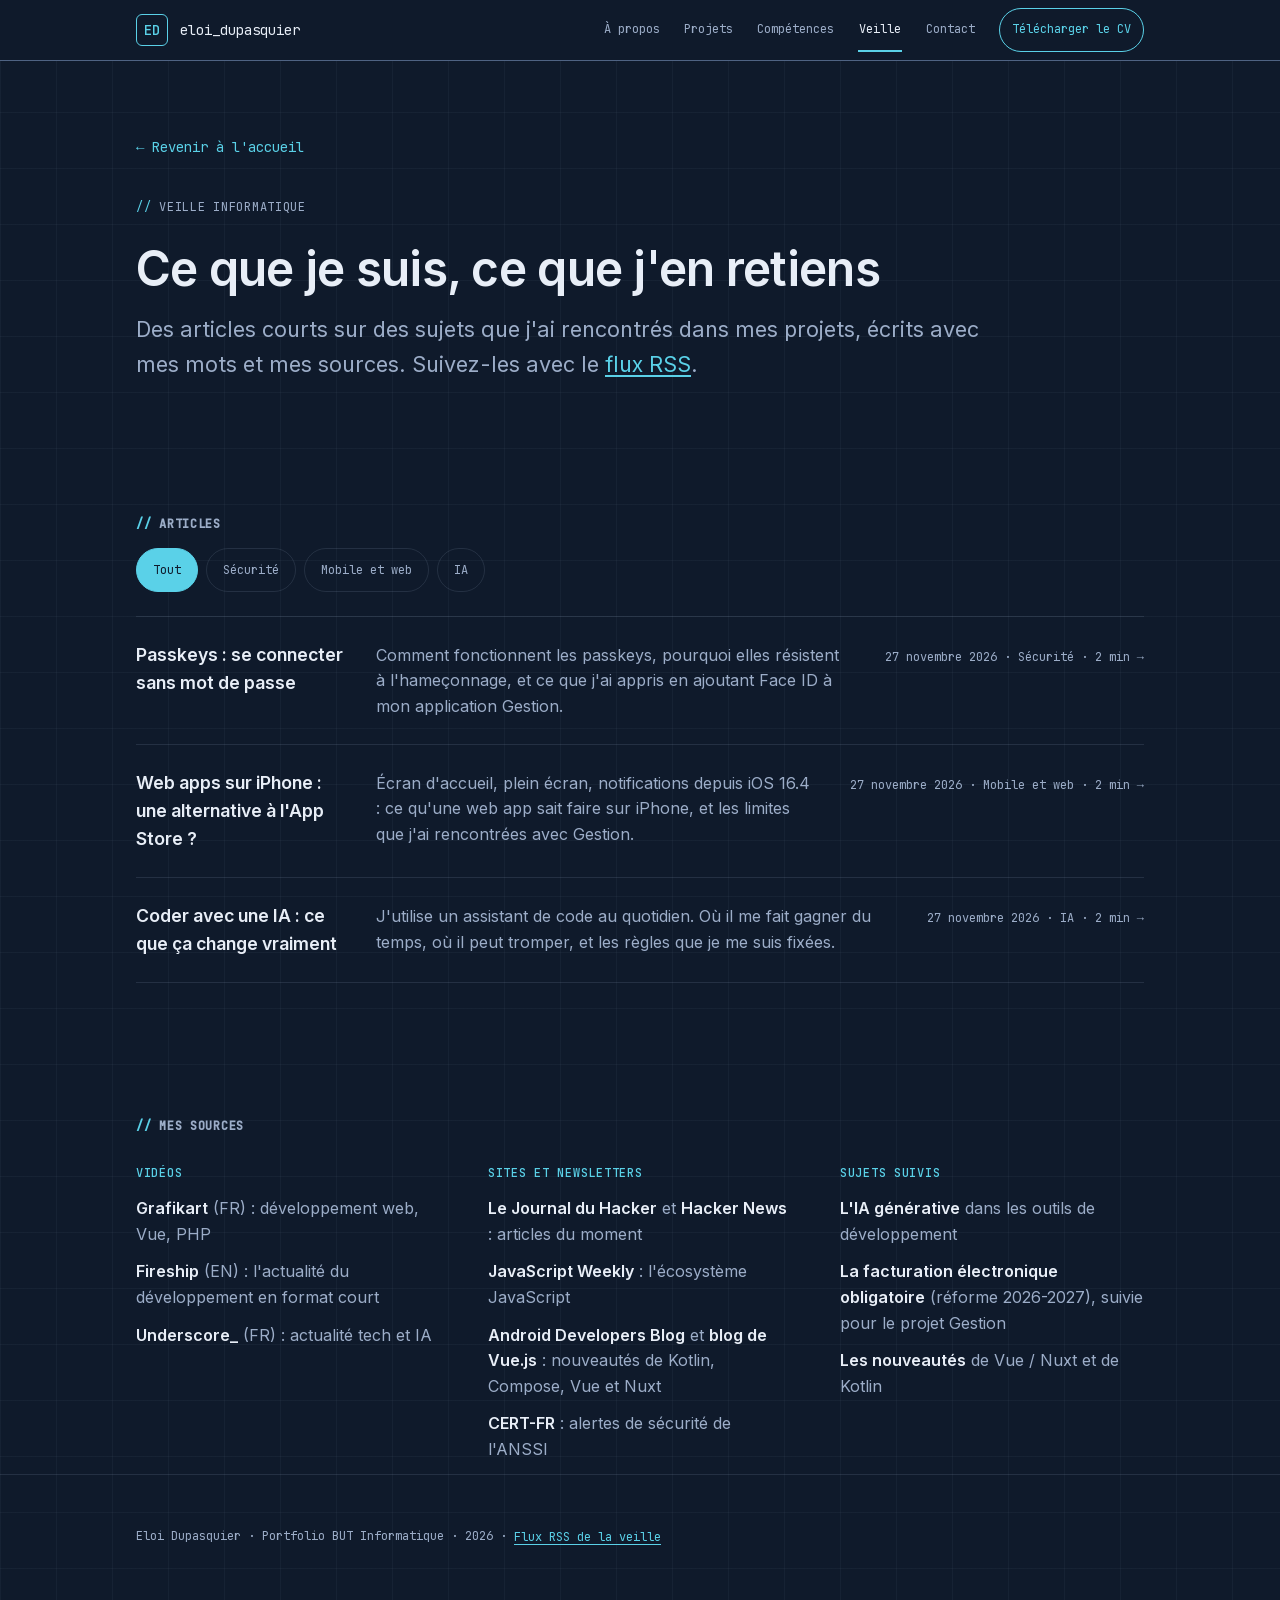
<file: veille/index.html>
<!DOCTYPE html>
<html lang="fr">
<head>
<meta charset="UTF-8" />
<meta name="viewport" content="width=device-width, initial-scale=1.0, viewport-fit=cover" />
<title>Veille informatique — Eloi Dupasquier, portfolio</title>
<meta name="description" content="Le blog de veille d'Eloi Dupasquier, étudiant en BUT Informatique : articles sur la sécurité, le mobile et l'IA, et les sources qu'il suit." />
<meta name="author" content="Eloi Dupasquier" />
<meta name="theme-color" content="#0f1a2b" />
<link rel="canonical" href="https://portfolio.edupasquier.me/veille/" />
<meta property="og:type" content="website" />
<meta property="og:locale" content="fr_FR" />
<meta property="og:title" content="Veille informatique — Eloi Dupasquier, portfolio" />
<meta property="og:description" content="Le blog de veille d'Eloi Dupasquier, étudiant en BUT Informatique : articles sur la sécurité, le mobile et l'IA, et les sources qu'il suit." />
<link rel="icon" type="image/svg+xml" href="../favicon.svg" />
<link rel="alternate" type="application/rss+xml" title="Veille informatique — Eloi Dupasquier" href="https://portfolio.edupasquier.me/veille/feed.xml" />
<link rel="stylesheet" href="../assets/style.css?v=12" />
</head>
<body>
<a class="skip-link" href="#main">Aller au contenu</a>

<header class="site-header">
  <div class="wrap header-inner">
    <a href="../index.html" class="monogram" aria-label="Revenir à l'accueil du portfolio">
      <span class="monogram-mark" aria-hidden="true">ED</span>
      <span class="monogram-text">eloi_dupasquier</span>
    </a>
    <button type="button" class="nav-toggle" aria-expanded="false" aria-controls="nav-principale"><svg class="nav-toggle-icone" viewBox="0 0 16 16" aria-hidden="true"><path d="M2 4h12M2 8h12M2 12h12"/></svg><span class="nav-toggle-texte">Ouvrir le menu</span></button>
    <nav class="nav" id="nav-principale" aria-label="Navigation principale">
      <a href="../index.html#a-propos">À propos</a>
      <a href="../index.html#projets">Projets</a>
      <a href="../index.html#competences">Compétences</a>
      <a href="../veille/" aria-current="page" class="actif">Veille</a>
      <a href="../index.html#contact">Contact</a>
      <a class="nav-cv" href="../cv/eloi-dupasquier-cv.pdf" download>Télécharger le CV</a>
    </nav>
  </div>
</header>

<main id="main" class="wrap">
  <section class="veille-hero">
    <a class="back" href="../index.html#veille">← Revenir à l'accueil</a>
    <p class="label">Veille informatique</p>
    <h1>Ce que je suis, ce que j'en retiens</h1>
    <p class="lead">Des articles courts sur des sujets que j'ai rencontrés dans mes projets, écrits avec mes mots et mes sources. Suivez-les avec le <a href="feed.xml">flux RSS</a>.</p>
  </section>

  <section class="veille-articles" aria-labelledby="articles-titre">
    <h2 class="label sub-head" id="articles-titre">Articles</h2>
    <!-- Filtres : masqués sans JavaScript (anim.js les affiche). -->
    <div class="filters" role="group" aria-label="Filtrer les articles par thème" data-nom="article" data-liaison="sur le thème" hidden>
      <button type="button" data-filtre="tout" aria-pressed="true">Tout</button>
        <button type="button" data-filtre="securite" aria-pressed="false">Sécurité</button>
        <button type="button" data-filtre="mobile" aria-pressed="false">Mobile et web</button>
        <button type="button" data-filtre="ia" aria-pressed="false">IA</button>
      <span class="filters-status" role="status" aria-live="polite"></span>
    </div>
    <ul class="list">
        <li data-tech="securite">
          <a href="passkeys.html">
            <span class="list-title">Passkeys : se connecter sans mot de passe</span>
            <span class="list-desc">Comment fonctionnent les passkeys, pourquoi elles résistent à l'hameçonnage, et ce que j'ai appris en ajoutant Face ID à mon application Gestion.</span>
            <span class="list-meta"><time datetime="2026-11-27">27 novembre 2026</time> · Sécurité · 2 min →</span>
          </a>
        </li>
        <li data-tech="mobile">
          <a href="web-apps-iphone.html">
            <span class="list-title">Web apps sur iPhone : une alternative à l'App Store ?</span>
            <span class="list-desc">Écran d'accueil, plein écran, notifications depuis iOS 16.4 : ce qu'une web app sait faire sur iPhone, et les limites que j'ai rencontrées avec Gestion.</span>
            <span class="list-meta"><time datetime="2026-11-27">27 novembre 2026</time> · Mobile et web · 2 min →</span>
          </a>
        </li>
        <li data-tech="ia">
          <a href="coder-avec-une-ia.html">
            <span class="list-title">Coder avec une IA : ce que ça change vraiment</span>
            <span class="list-desc">J'utilise un assistant de code au quotidien. Où il me fait gagner du temps, où il peut tromper, et les règles que je me suis fixées.</span>
            <span class="list-meta"><time datetime="2026-11-27">27 novembre 2026</time> · IA · 2 min →</span>
          </a>
        </li>
    </ul>
  </section>

  <section class="veille-sources" aria-labelledby="sources-titre">
    <h2 class="label sub-head" id="sources-titre">Mes sources</h2>
    <div class="cols">
      <div>
        <h3>Vidéos</h3>
        <ul>
          <li><strong>Grafikart</strong> (FR) : développement web, Vue, PHP</li>
          <li><strong>Fireship</strong> (EN) : l'actualité du développement en format court</li>
          <li><strong>Underscore_</strong> (FR) : actualité tech et IA</li>
        </ul>
      </div>
      <div>
        <h3>Sites et newsletters</h3>
        <ul>
          <li><strong>Le Journal du Hacker</strong> et <strong>Hacker News</strong> : articles du moment</li>
          <li><strong>JavaScript Weekly</strong> : l'écosystème JavaScript</li>
          <li><strong>Android Developers Blog</strong> et <strong>blog de Vue.js</strong> : nouveautés de Kotlin, Compose, Vue et Nuxt</li>
          <li><strong>CERT-FR</strong> : alertes de sécurité de l'ANSSI</li>
        </ul>
      </div>
      <div>
        <h3>Sujets suivis</h3>
        <ul>
          <li><strong>L'IA générative</strong> dans les outils de développement</li>
          <li><strong>La facturation électronique obligatoire</strong> (réforme 2026-2027), suivie pour le projet Gestion</li>
          <li><strong>Les nouveautés</strong> de Vue / Nuxt et de Kotlin</li>
        </ul>
      </div>
    </div>
  </section>
</main>

<footer class="site-footer">
  <div class="wrap">Eloi Dupasquier · Portfolio BUT Informatique · 2026 · <a href="feed.xml">Flux RSS de la veille</a></div>
</footer>
<script src="../assets/anim.js?v=12" defer></script>
</body>
</html>
</file>
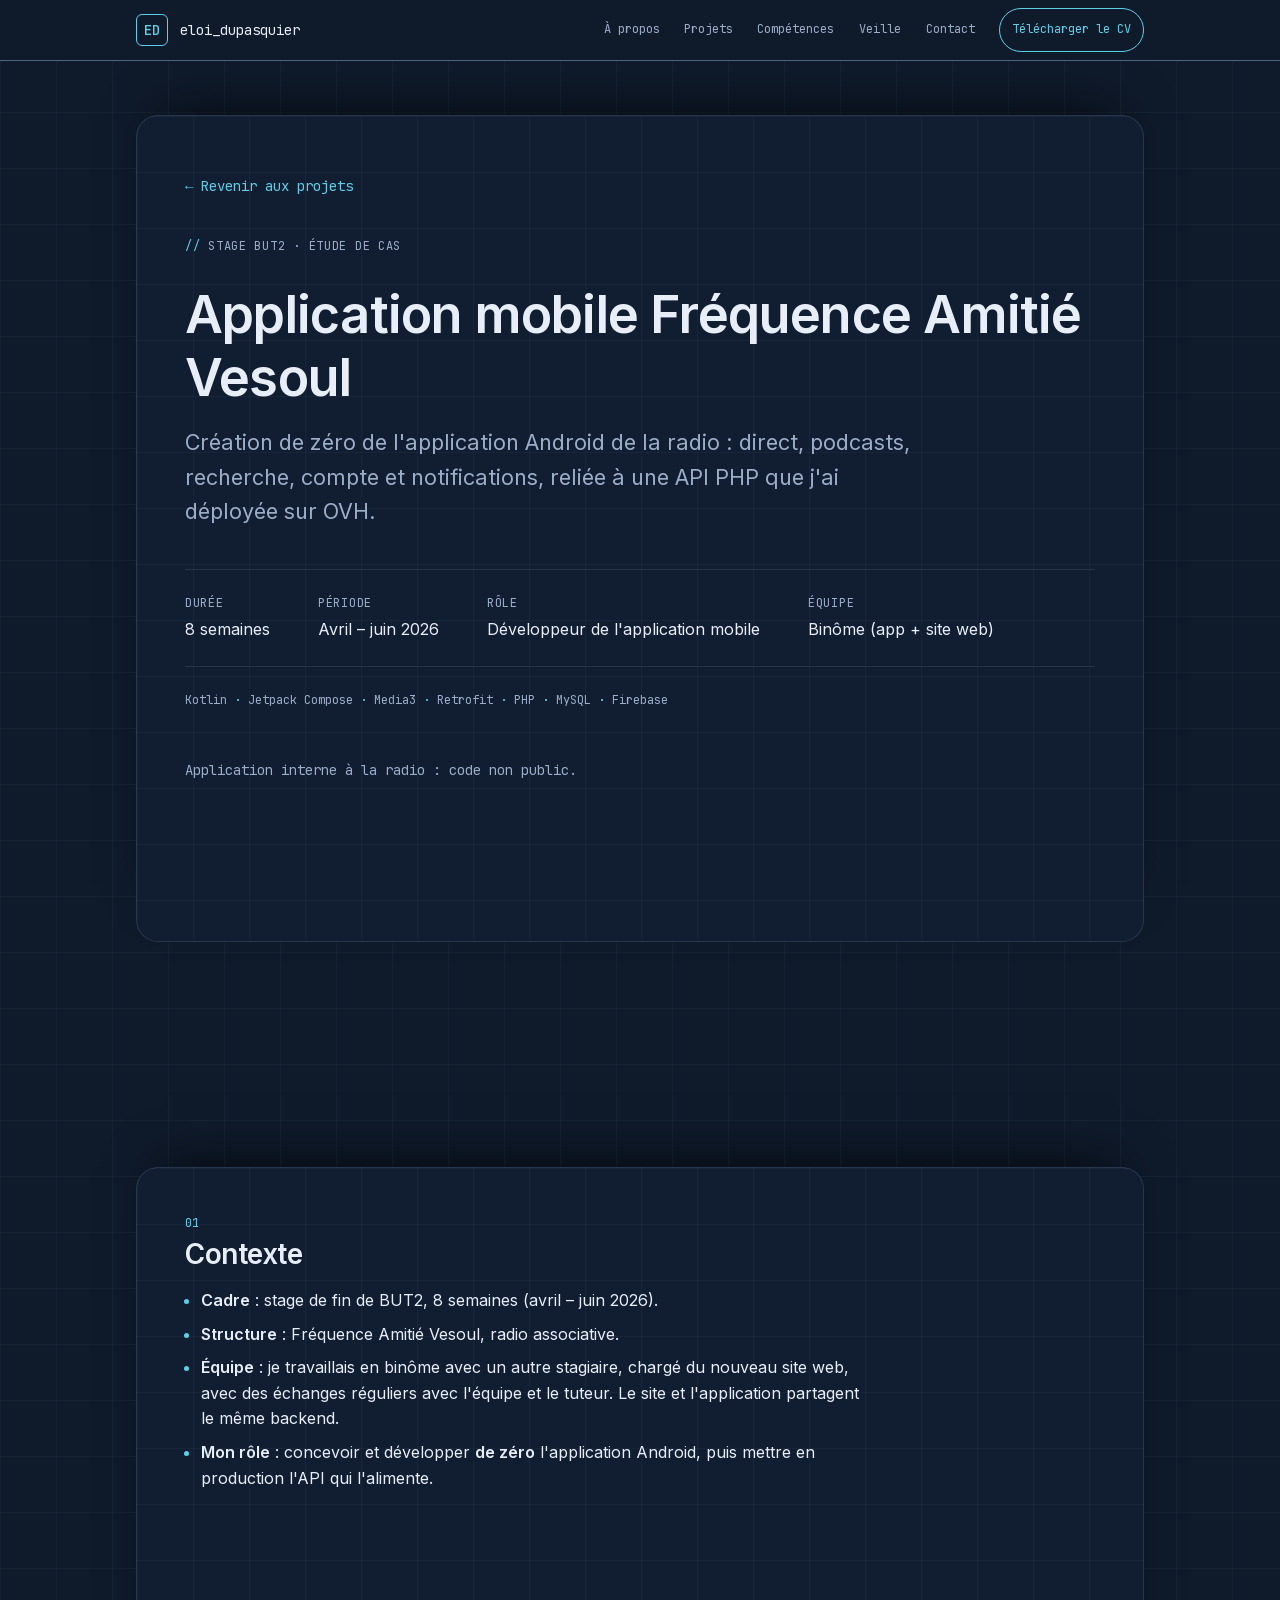
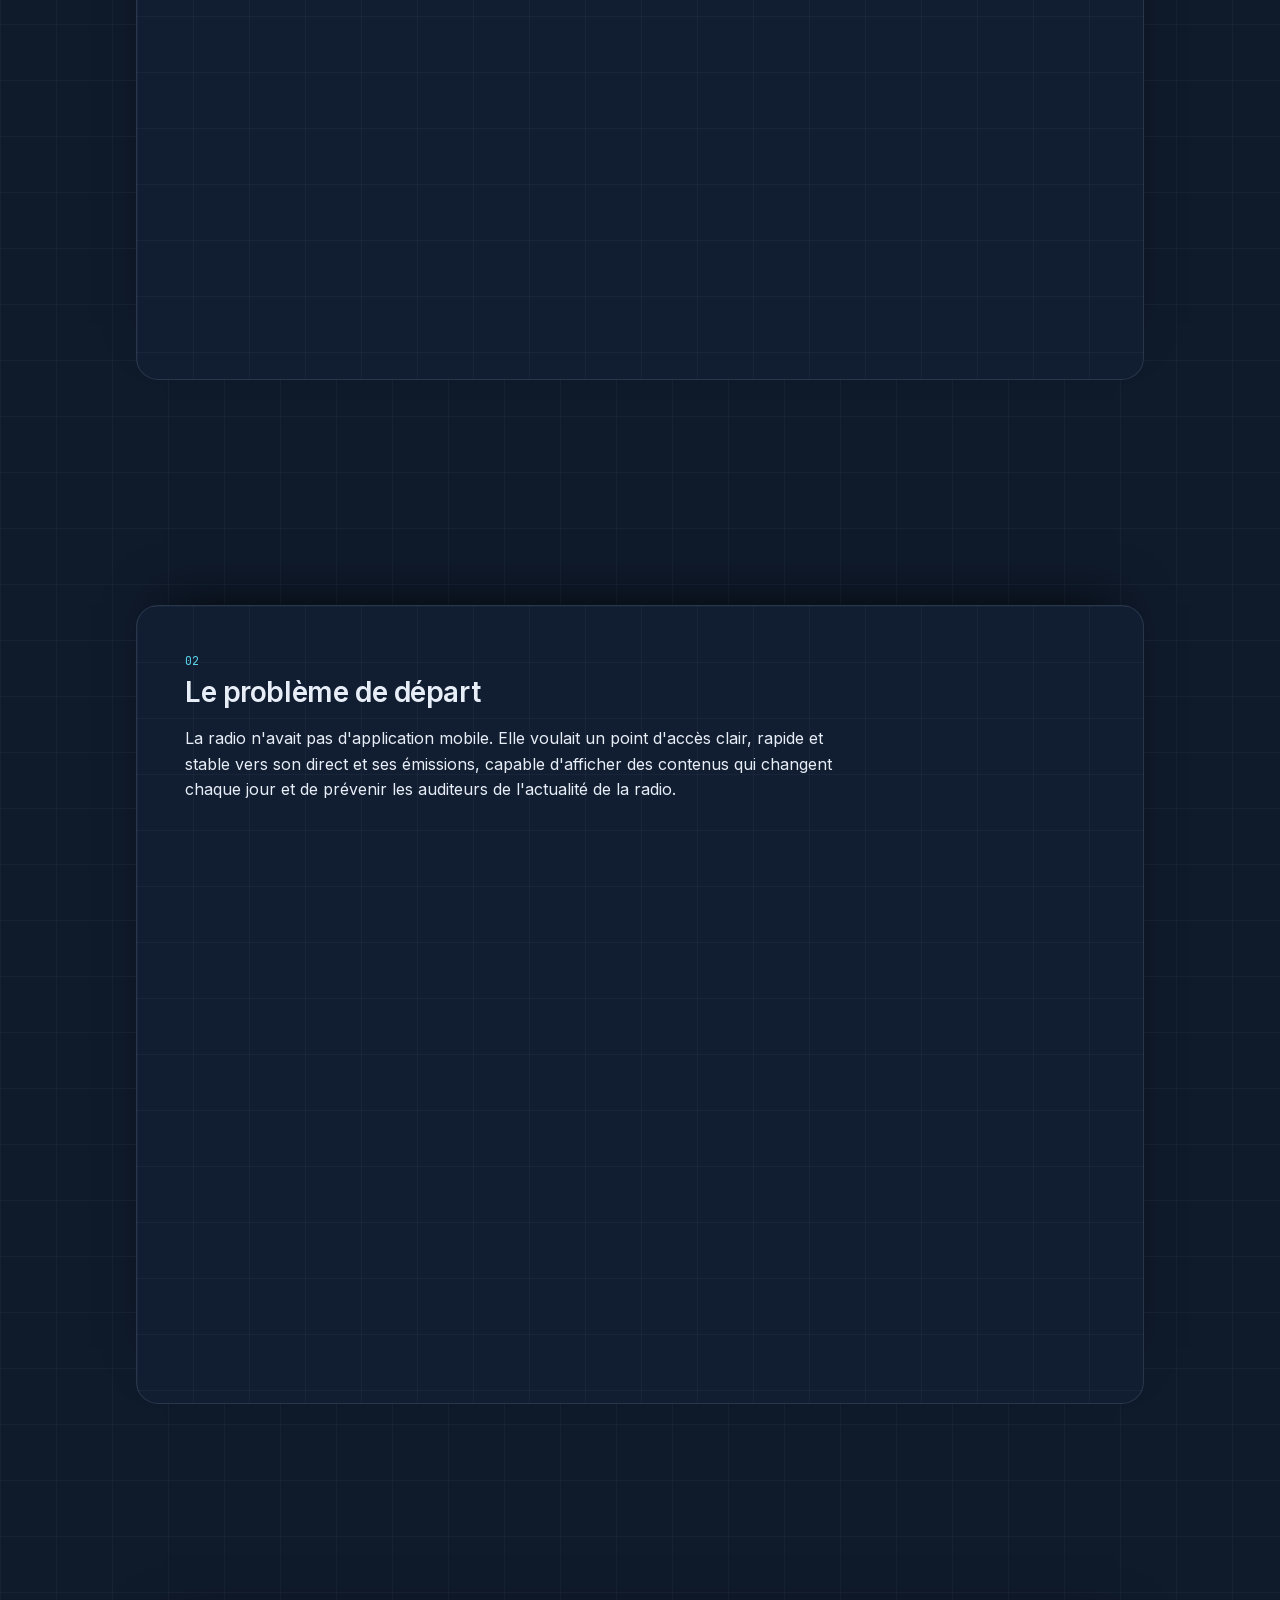
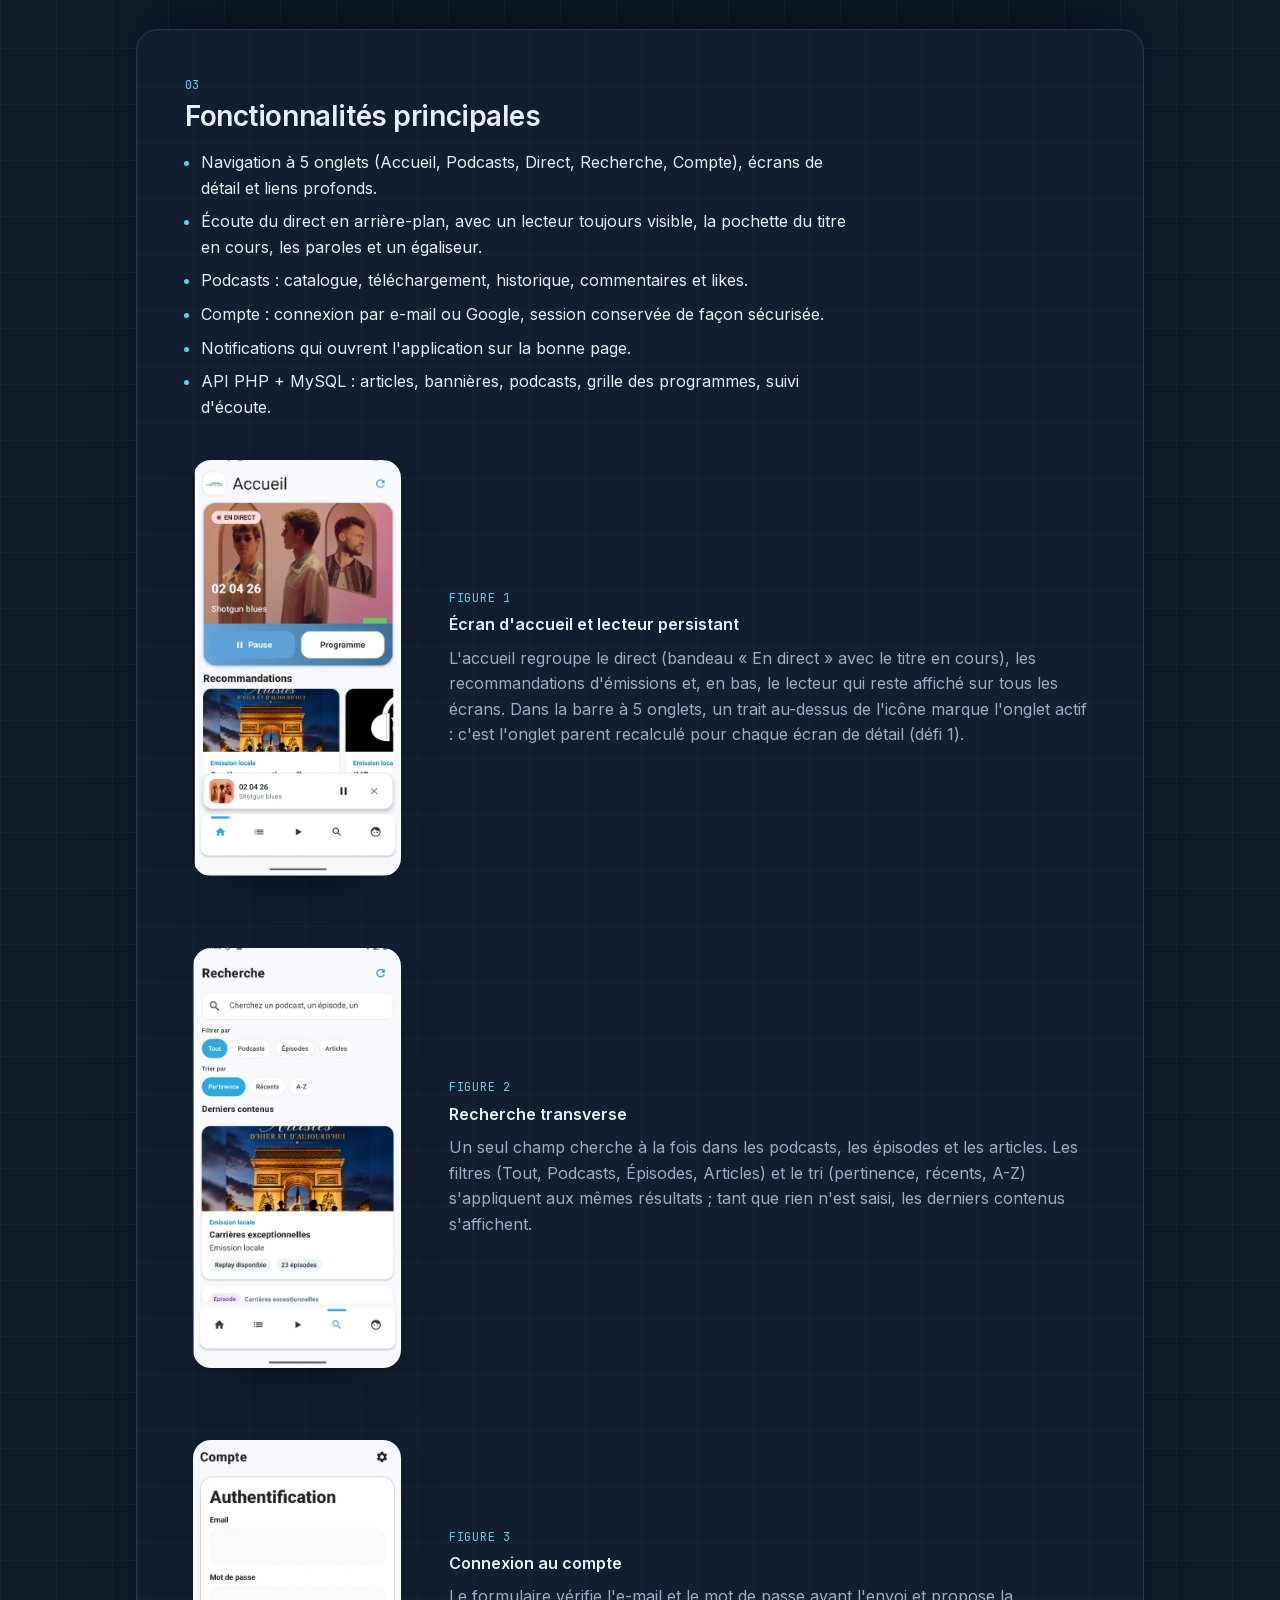
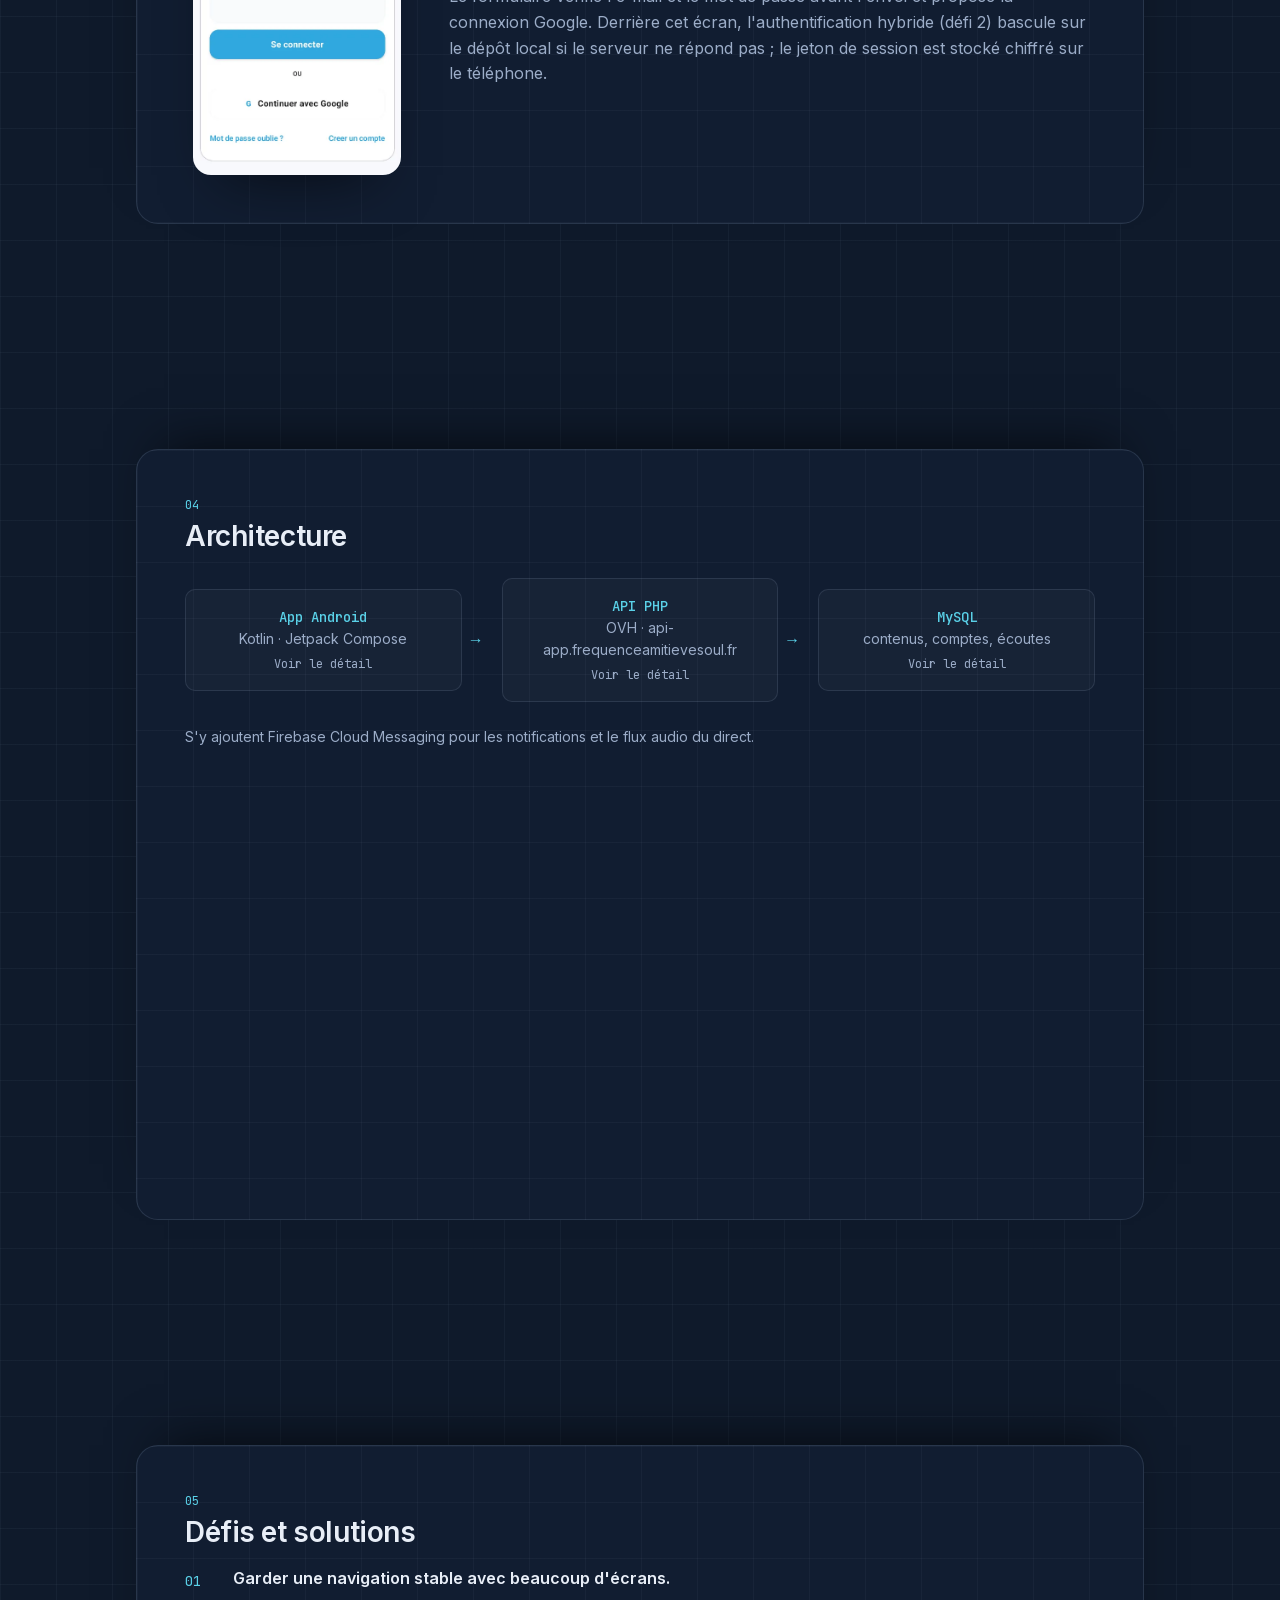
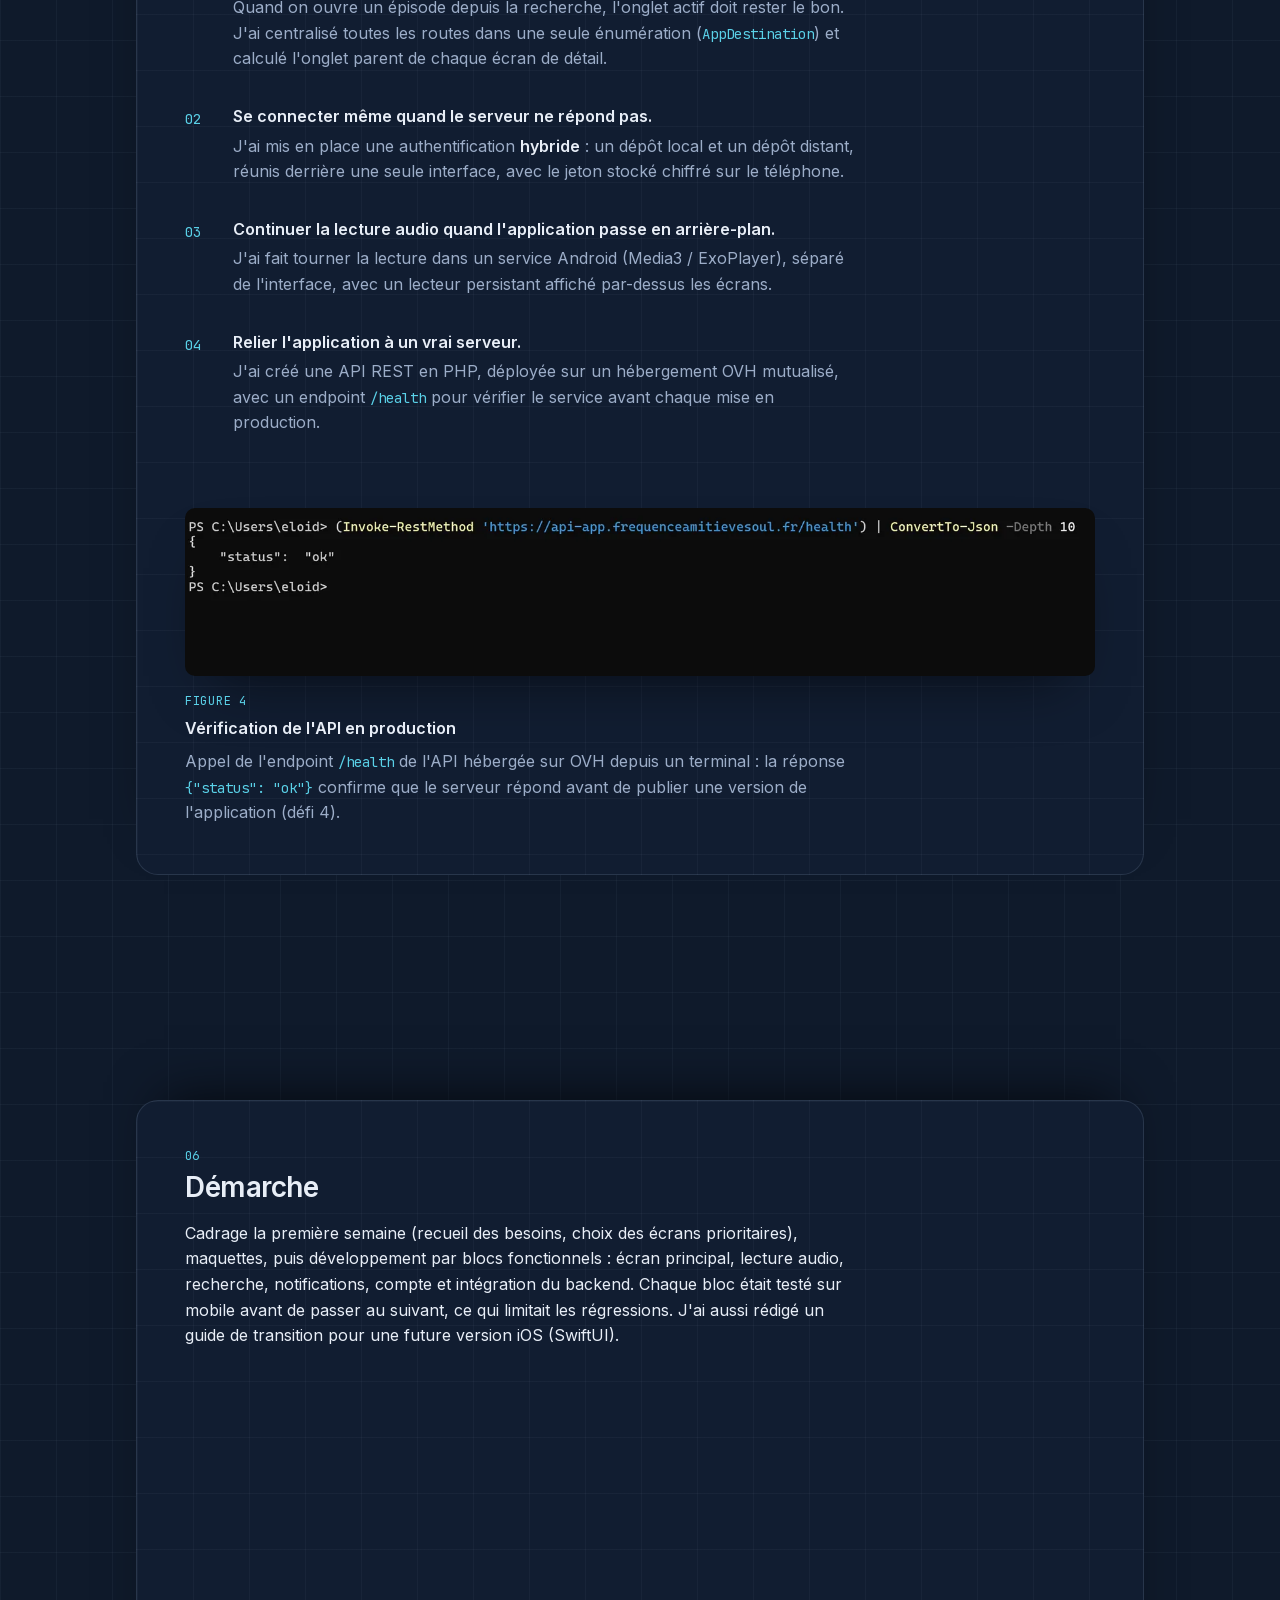
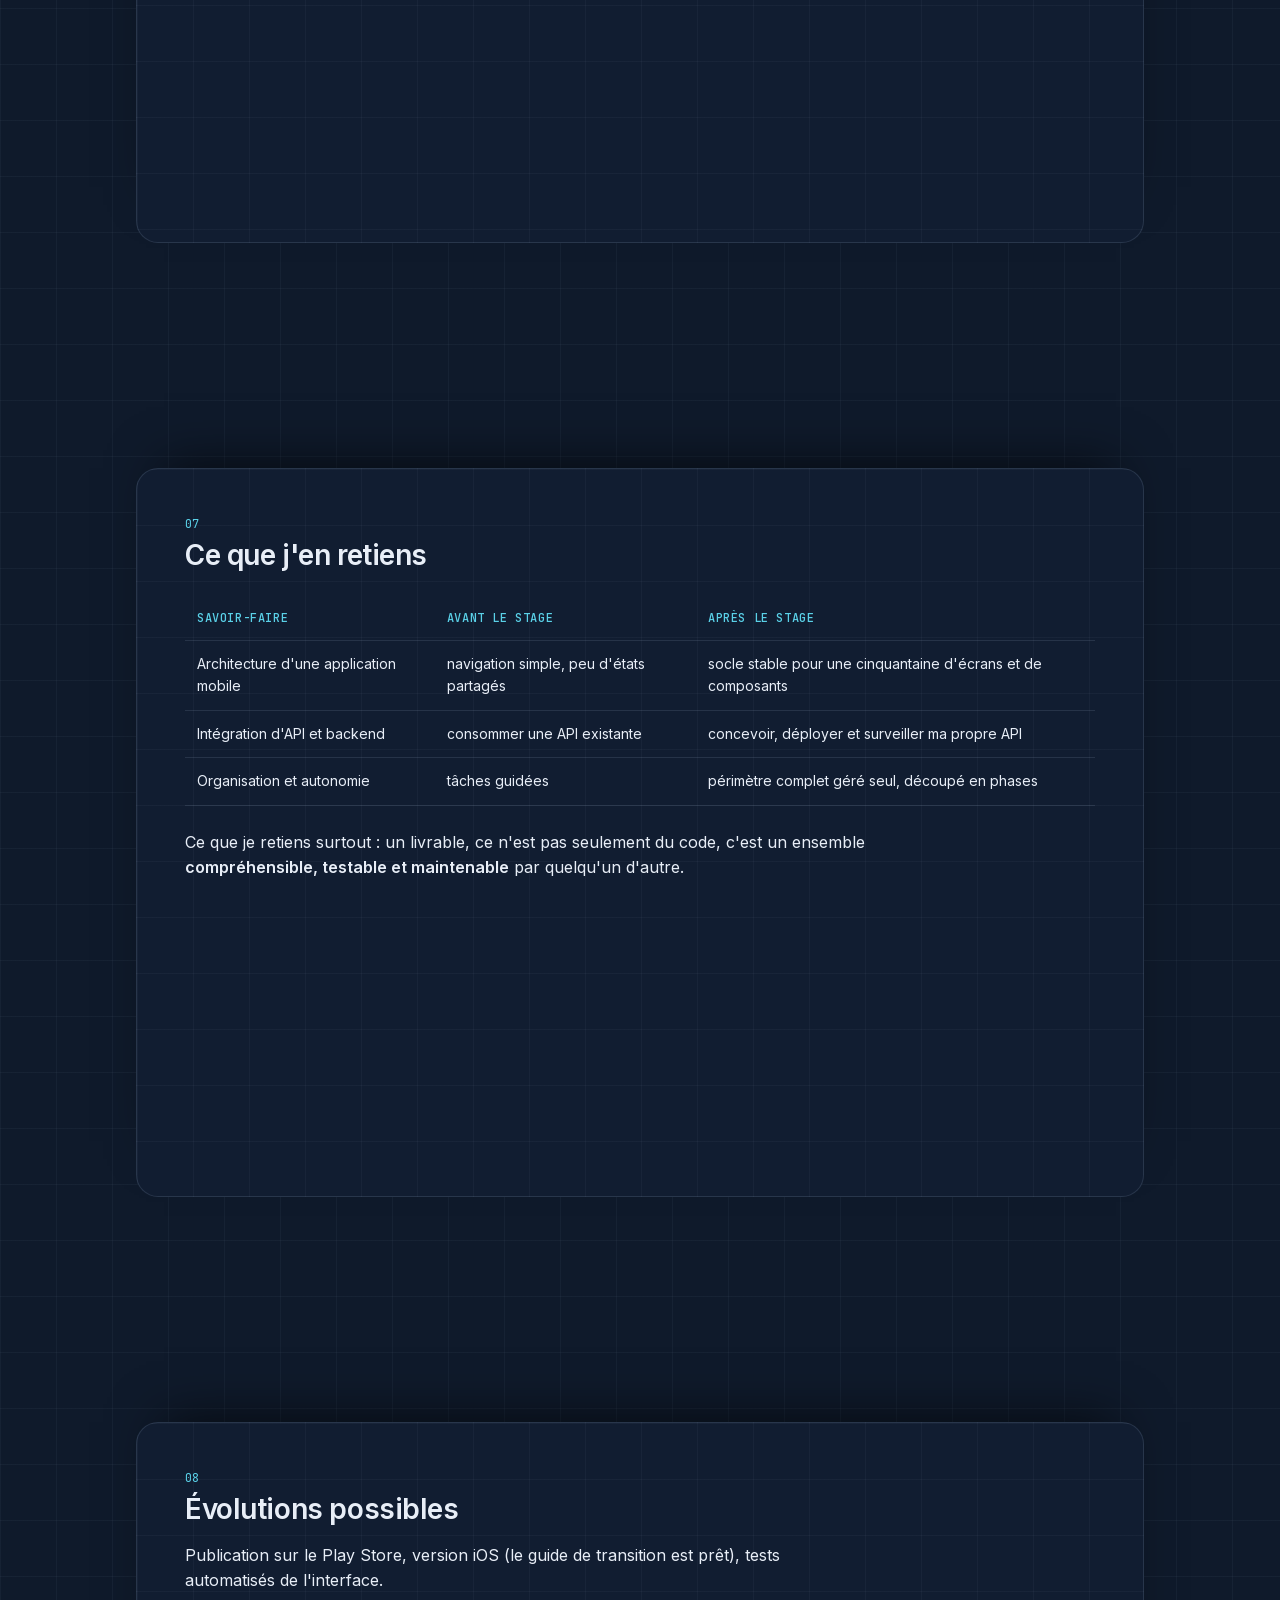
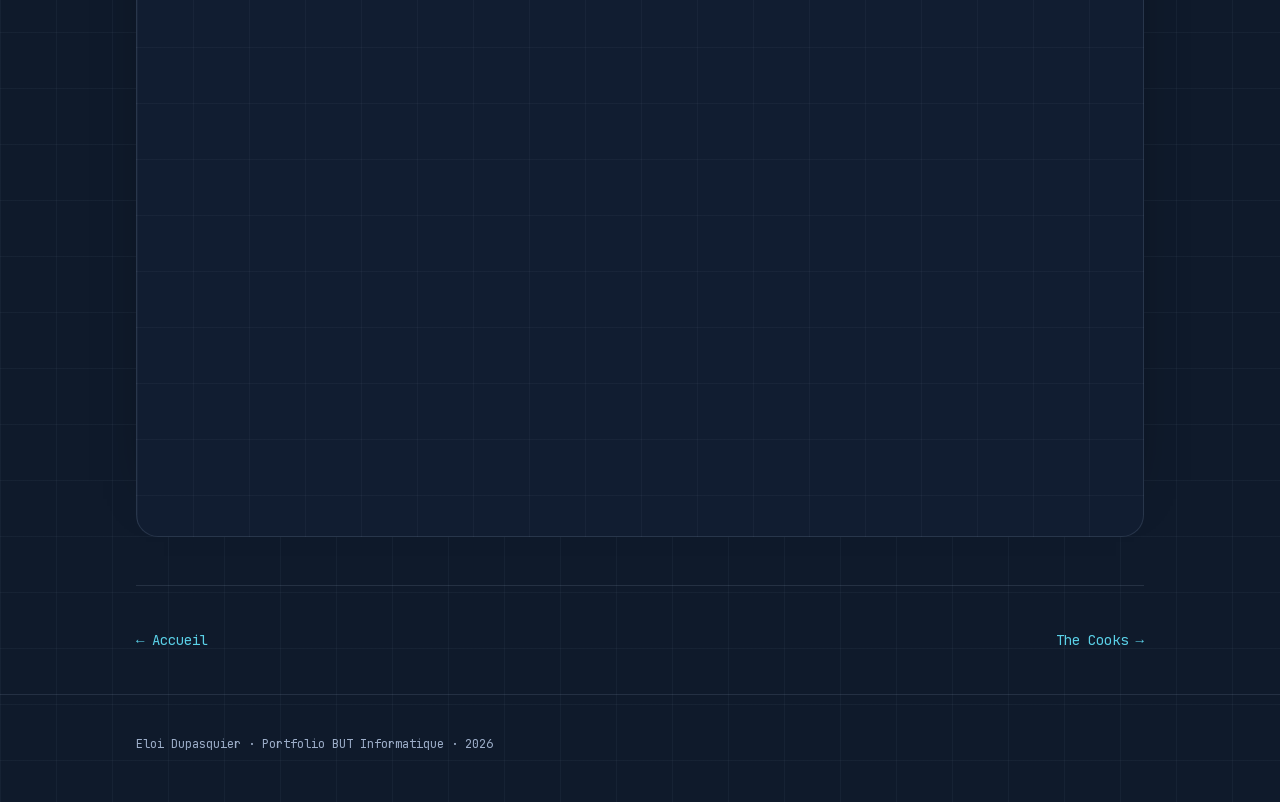
<file: projets/frequence-amitie-vesoul.html>
<!DOCTYPE html>
<html lang="fr">
<head>
<meta charset="UTF-8" />
<meta name="viewport" content="width=device-width, initial-scale=1.0, viewport-fit=cover" />
<title>Application mobile Fréquence Amitié Vesoul — Eloi Dupasquier, portfolio</title>
<meta name="description" content="Étude de cas du stage d'Eloi Dupasquier : application Android (Kotlin, Jetpack Compose) de la radio Fréquence Amitié Vesoul et API PHP déployée sur OVH." />
<meta name="author" content="Eloi Dupasquier" />
<meta name="theme-color" content="#0f1a2b" />
<link rel="canonical" href="https://portfolio.edupasquier.me/projets/frequence-amitie-vesoul.html" />
<meta property="og:type" content="article" />
<meta property="og:locale" content="fr_FR" />
<meta property="og:title" content="Application mobile Fréquence Amitié Vesoul — Eloi Dupasquier" />
<meta property="og:description" content="Étude de cas du stage d'Eloi Dupasquier : application Android (Kotlin, Jetpack Compose) de la radio Fréquence Amitié Vesoul et API PHP déployée sur OVH." />
<link rel="icon" type="image/svg+xml" href="../favicon.svg" />
<link rel="stylesheet" href="../assets/style.css?v=12" />
</head>
<body>
<a class="skip-link" href="#main">Aller au contenu</a>

<header class="site-header">
  <div class="wrap header-inner">
    <a href="../index.html" class="monogram" aria-label="Revenir à l'accueil du portfolio">
      <span class="monogram-mark" aria-hidden="true">ED</span>
      <span class="monogram-text">eloi_dupasquier</span>
    </a>
    <button type="button" class="nav-toggle" aria-expanded="false" aria-controls="nav-principale"><svg class="nav-toggle-icone" viewBox="0 0 16 16" aria-hidden="true"><path d="M2 4h12M2 8h12M2 12h12"/></svg><span class="nav-toggle-texte">Ouvrir le menu</span></button>
    <nav class="nav" id="nav-principale" aria-label="Navigation principale">
      <a href="../index.html#a-propos">À propos</a>
      <a href="../index.html#projets">Projets</a>
      <a href="../index.html#competences">Compétences</a>
      <a href="../veille/">Veille</a>
      <a href="../index.html#contact">Contact</a>
      <a class="nav-cv" href="../cv/eloi-dupasquier-cv.pdf" download>Télécharger le CV</a>
    </nav>
  </div>
</header>

<main id="main" class="wrap">
  <section class="case-hero stack-card">
    <a class="back" href="../index.html#projets">← Revenir aux projets</a>
    <p class="label">Stage BUT2 · étude de cas</p>
    <h1>Application mobile Fréquence Amitié Vesoul</h1>
    <p class="lead">Création de zéro de l'application Android de la radio : direct, podcasts, recherche, compte et notifications, reliée à une API PHP que j'ai déployée sur OVH.</p>
    <dl class="facts">
      <div><dt>Durée</dt><dd>8 semaines</dd></div>
      <div><dt>Période</dt><dd>Avril – juin 2026</dd></div>
      <div><dt>Rôle</dt><dd>Développeur de l'application mobile</dd></div>
      <div><dt>Équipe</dt><dd>Binôme (app + site web)</dd></div>
    </dl>
    <ul class="tags" aria-label="Technologies">
      <li>Kotlin</li><li>Jetpack Compose</li><li>Media3</li><li>Retrofit</li><li>PHP</li><li>MySQL</li><li>Firebase</li>
    </ul>
    <div class="links">
    </div>
    <p class="note">Application interne à la radio : code non public.</p>
  </section>

  <div class="case-body">
    <section class="case-section stack-card">
      <h2><span class="mono">01</span>Contexte</h2>
      <ul>
        <li><strong>Cadre</strong> : stage de fin de BUT2, 8 semaines (avril – juin 2026).</li>
        <li><strong>Structure</strong> : Fréquence Amitié Vesoul, radio associative.</li>
        <li><strong>Équipe</strong> : je travaillais en binôme avec un autre stagiaire, chargé du nouveau site web, avec des échanges réguliers avec l'équipe et le tuteur. Le site et l'application partagent le même backend.</li>
        <li><strong>Mon rôle</strong> : concevoir et développer <strong>de zéro</strong> l'application Android, puis mettre en production l'API qui l'alimente.</li>
      </ul>
    </section>

    <section class="case-section stack-card">
      <h2><span class="mono">02</span>Le problème de départ</h2>
      <p>La radio n'avait pas d'application mobile. Elle voulait un point d'accès clair, rapide et stable vers son direct et ses émissions, capable d'afficher des contenus qui changent chaque jour et de prévenir les auditeurs de l'actualité de la radio.</p>
    </section>

    <section class="case-section stack-card">
      <h2><span class="mono">03</span>Fonctionnalités principales</h2>
      <ul>
        <li>Navigation à 5 onglets (Accueil, Podcasts, Direct, Recherche, Compte), écrans de détail et liens profonds.</li>
        <li>Écoute du direct en arrière-plan, avec un lecteur toujours visible, la pochette du titre en cours, les paroles et un égaliseur.</li>
        <li>Podcasts : catalogue, téléchargement, historique, commentaires et likes.</li>
        <li>Compte : connexion par e-mail ou Google, session conservée de façon sécurisée.</li>
        <li>Notifications qui ouvrent l'application sur la bonne page.</li>
        <li>API PHP + MySQL : articles, bannières, podcasts, grille des programmes, suivi d'écoute.</li>
      </ul>
      <div class="figures">
        <figure class="figure figure--phone">
          <img src="../assets/img/fav-accueil.webp" alt="Écran Accueil : lecteur du direct, recommandations et barre de navigation à 5 onglets." width="502" height="1004" loading="lazy" decoding="async" />
          <figcaption><span class="fig-num">Figure 1</span><strong>Écran d'accueil et lecteur persistant</strong><p>L'accueil regroupe le direct (bandeau « En direct » avec le titre en cours), les recommandations d'émissions et, en bas, le lecteur qui reste affiché sur tous les écrans. Dans la barre à 5 onglets, un trait au-dessus de l'icône marque l'onglet actif : c'est l'onglet parent recalculé pour chaque écran de détail (défi 1).</p></figcaption>
        </figure>
        <figure class="figure figure--phone">
          <img src="../assets/img/fav-recherche.webp" alt="Écran Recherche : champ de recherche, filtres par type, tri et derniers contenus." width="498" height="1004" loading="lazy" decoding="async" />
          <figcaption><span class="fig-num">Figure 2</span><strong>Recherche transverse</strong><p>Un seul champ cherche à la fois dans les podcasts, les épisodes et les articles. Les filtres (Tout, Podcasts, Épisodes, Articles) et le tri (pertinence, récents, A-Z) s'appliquent aux mêmes résultats ; tant que rien n'est saisi, les derniers contenus s'affichent.</p></figcaption>
        </figure>
        <figure class="figure figure--phone">
          <img src="../assets/img/fav-compte.webp" alt="Écran Compte : formulaire de connexion par e-mail et bouton Continuer avec Google." width="488" height="786" loading="lazy" decoding="async" />
          <figcaption><span class="fig-num">Figure 3</span><strong>Connexion au compte</strong><p>Le formulaire vérifie l'e-mail et le mot de passe avant l'envoi et propose la connexion Google. Derrière cet écran, l'authentification hybride (défi 2) bascule sur le dépôt local si le serveur ne répond pas ; le jeton de session est stocké chiffré sur le téléphone.</p></figcaption>
        </figure>
      </div>
    </section>

    <section class="case-section stack-card">
      <h2><span class="mono">04</span>Architecture</h2>
      <ol class="archi" aria-label="Schéma d'architecture">
        <li><button type="button" class="archi-btn" aria-controls="archi-1-1" aria-expanded="false"><strong>App Android</strong><span>Kotlin · Jetpack Compose</span></button></li>
        <li><button type="button" class="archi-btn" aria-controls="archi-1-2" aria-expanded="false"><strong>API PHP</strong><span>OVH · api-app.frequenceamitievesoul.fr</span></button></li>
        <li><button type="button" class="archi-btn" aria-controls="archi-1-3" aria-expanded="false"><strong>MySQL</strong><span>contenus, comptes, écoutes</span></button></li>
      </ol>
      <dl class="archi-details">
        <div id="archi-1-1"><dt>App Android</dt><dd>Interface en Jetpack Compose, navigation à 5 onglets, lecture audio dans un service Media3, appels réseau avec Retrofit.</dd></div>
        <div id="archi-1-2"><dt>API PHP</dt><dd>API REST hébergée sur OVH : articles, bannières, podcasts, programmes, comptes et suivi d'écoute, avec un endpoint /health.</dd></div>
        <div id="archi-1-3"><dt>MySQL</dt><dd>Tables des contenus éditoriaux, des comptes, des commentaires et de l'historique d'écoute.</dd></div>
      </dl>
      <p class="archi-note">S'y ajoutent Firebase Cloud Messaging pour les notifications et le flux audio du direct.</p>
    </section>

    <section class="case-section stack-card">
      <h2><span class="mono">05</span>Défis et solutions</h2>
      <ol class="challenges">
        <li><strong>Garder une navigation stable avec beaucoup d'écrans.</strong><p>Quand on ouvre un épisode depuis la recherche, l'onglet actif doit rester le bon. J'ai centralisé toutes les routes dans une seule énumération (<code>AppDestination</code>) et calculé l'onglet parent de chaque écran de détail.</p></li>
        <li><strong>Se connecter même quand le serveur ne répond pas.</strong><p>J'ai mis en place une authentification <strong>hybride</strong> : un dépôt local et un dépôt distant, réunis derrière une seule interface, avec le jeton stocké chiffré sur le téléphone.</p></li>
        <li><strong>Continuer la lecture audio quand l'application passe en arrière-plan.</strong><p>J'ai fait tourner la lecture dans un service Android (Media3 / ExoPlayer), séparé de l'interface, avec un lecteur persistant affiché par-dessus les écrans.</p></li>
        <li><strong>Relier l'application à un vrai serveur.</strong><p>J'ai créé une API REST en PHP, déployée sur un hébergement OVH mutualisé, avec un endpoint <code>/health</code> pour vérifier le service avant chaque mise en production.</p></li>
      </ol>
      <div class="figures">
        <figure class="figure">
          <img src="../assets/img/fav-health.webp" alt="Terminal : l'appel à l'endpoint /health de l'API renvoie le statut ok." width="1400" height="259" loading="lazy" decoding="async" />
          <figcaption><span class="fig-num">Figure 4</span><strong>Vérification de l'API en production</strong><p>Appel de l'endpoint <code>/health</code> de l'API hébergée sur OVH depuis un terminal : la réponse <code>{"status": "ok"}</code> confirme que le serveur répond avant de publier une version de l'application (défi 4).</p></figcaption>
        </figure>
      </div>
    </section>

    <section class="case-section stack-card">
      <h2><span class="mono">06</span>Démarche</h2>
      <p>Cadrage la première semaine (recueil des besoins, choix des écrans prioritaires), maquettes, puis développement par blocs fonctionnels : écran principal, lecture audio, recherche, notifications, compte et intégration du backend. Chaque bloc était testé sur mobile avant de passer au suivant, ce qui limitait les régressions. J'ai aussi rédigé un guide de transition pour une future version iOS (SwiftUI).</p>
    </section>

    <section class="case-section stack-card">
      <h2><span class="mono">07</span>Ce que j'en retiens</h2>
      <div class="table-wrap">
      <table class="compare">
        <thead><tr><th scope="col">Savoir-faire</th><th scope="col">Avant le stage</th><th scope="col">Après le stage</th></tr></thead>
        <tbody>
          <tr><td>Architecture d'une application mobile</td><td>navigation simple, peu d'états partagés</td><td>socle stable pour une cinquantaine d'écrans et de composants</td></tr>
          <tr><td>Intégration d'API et backend</td><td>consommer une API existante</td><td>concevoir, déployer et surveiller ma propre API</td></tr>
          <tr><td>Organisation et autonomie</td><td>tâches guidées</td><td>périmètre complet géré seul, découpé en phases</td></tr>
        </tbody>
      </table>
      </div>
      <p>Ce que je retiens surtout : un livrable, ce n'est pas seulement du code, c'est un ensemble <strong>compréhensible, testable et maintenable</strong> par quelqu'un d'autre.</p>
    </section>

    <section class="case-section stack-card">
      <h2><span class="mono">08</span>Évolutions possibles</h2>
      <p>Publication sur le Play Store, version iOS (le guide de transition est prêt), tests automatisés de l'interface.</p>
    </section>
  </div>

  <nav class="case-nav" aria-label="Projets">
    <a href="../index.html">← Accueil</a>
    <a href="the-cooks.html">The Cooks →</a>
  </nav>
</main>

<footer class="site-footer">
  <div class="wrap">Eloi Dupasquier · Portfolio BUT Informatique · 2026</div>
</footer>
<script src="../assets/anim.js?v=12" defer></script>
</body>
</html>
</file>
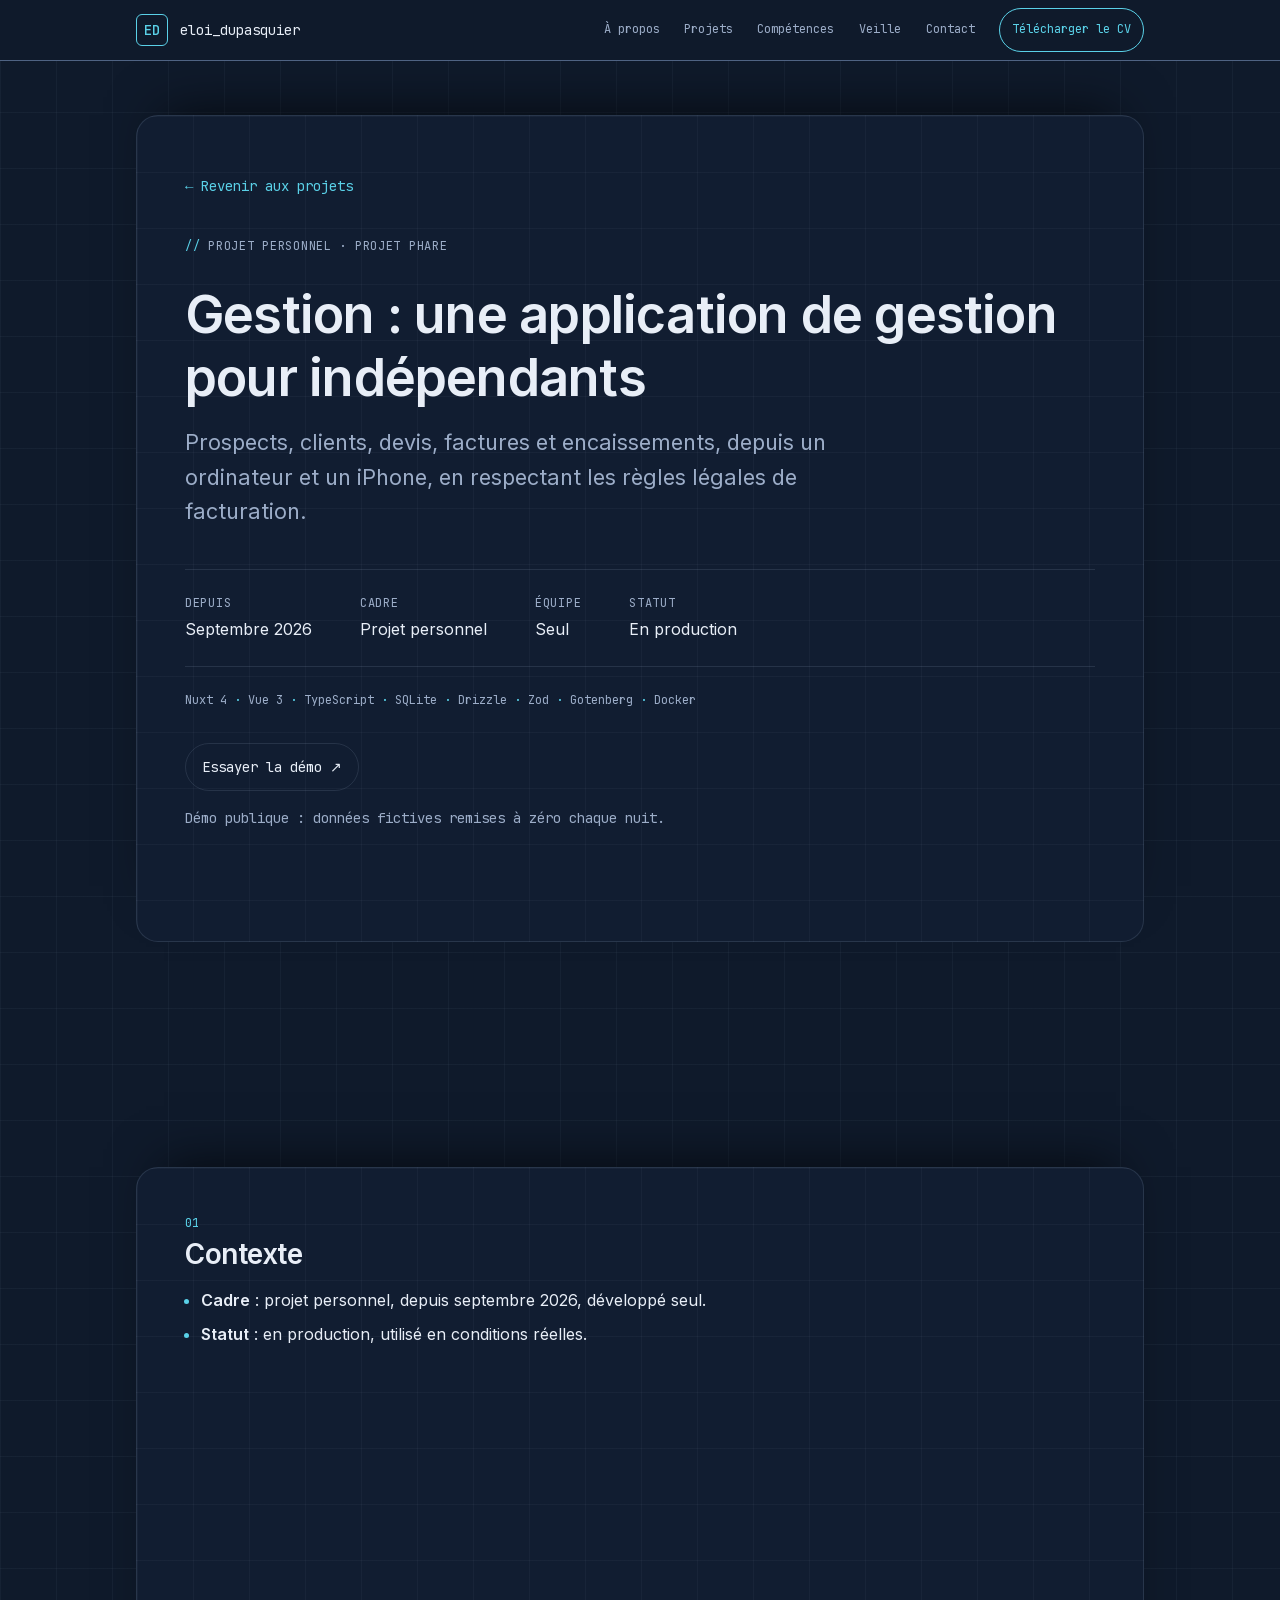
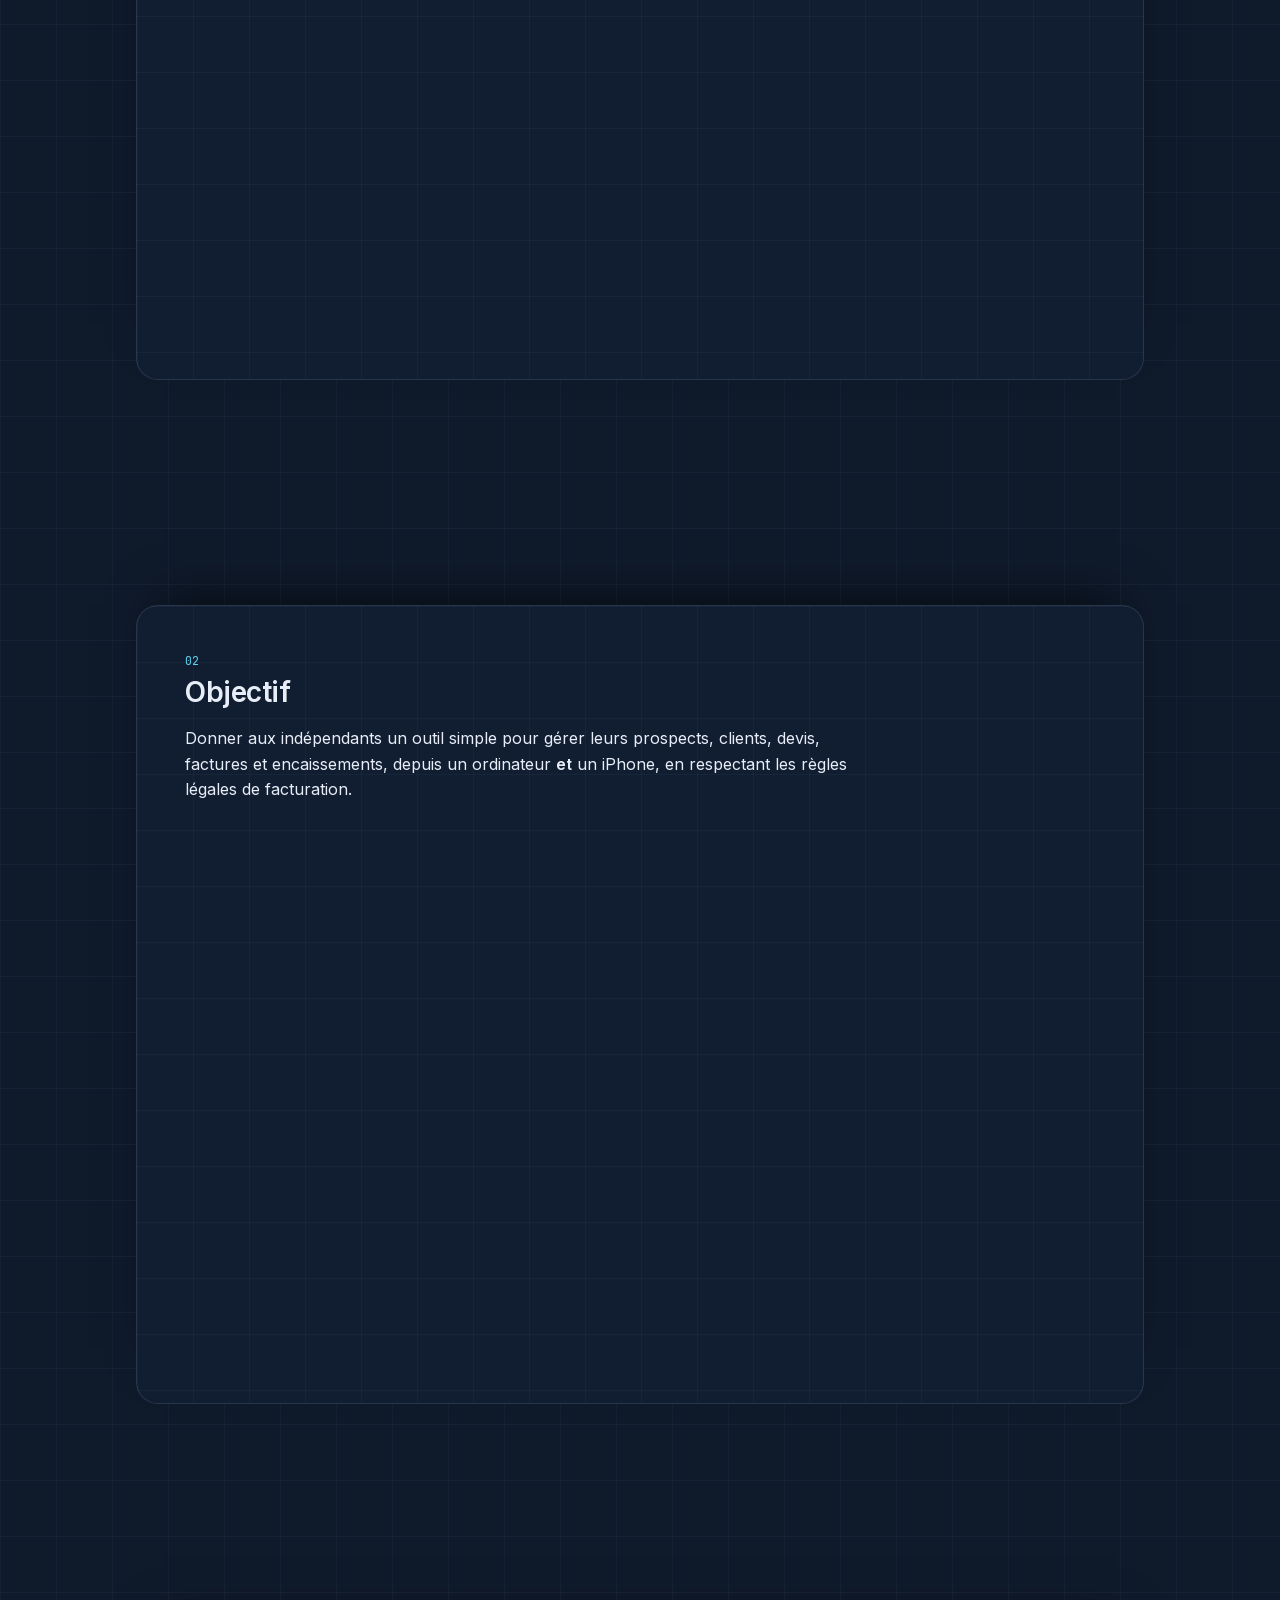
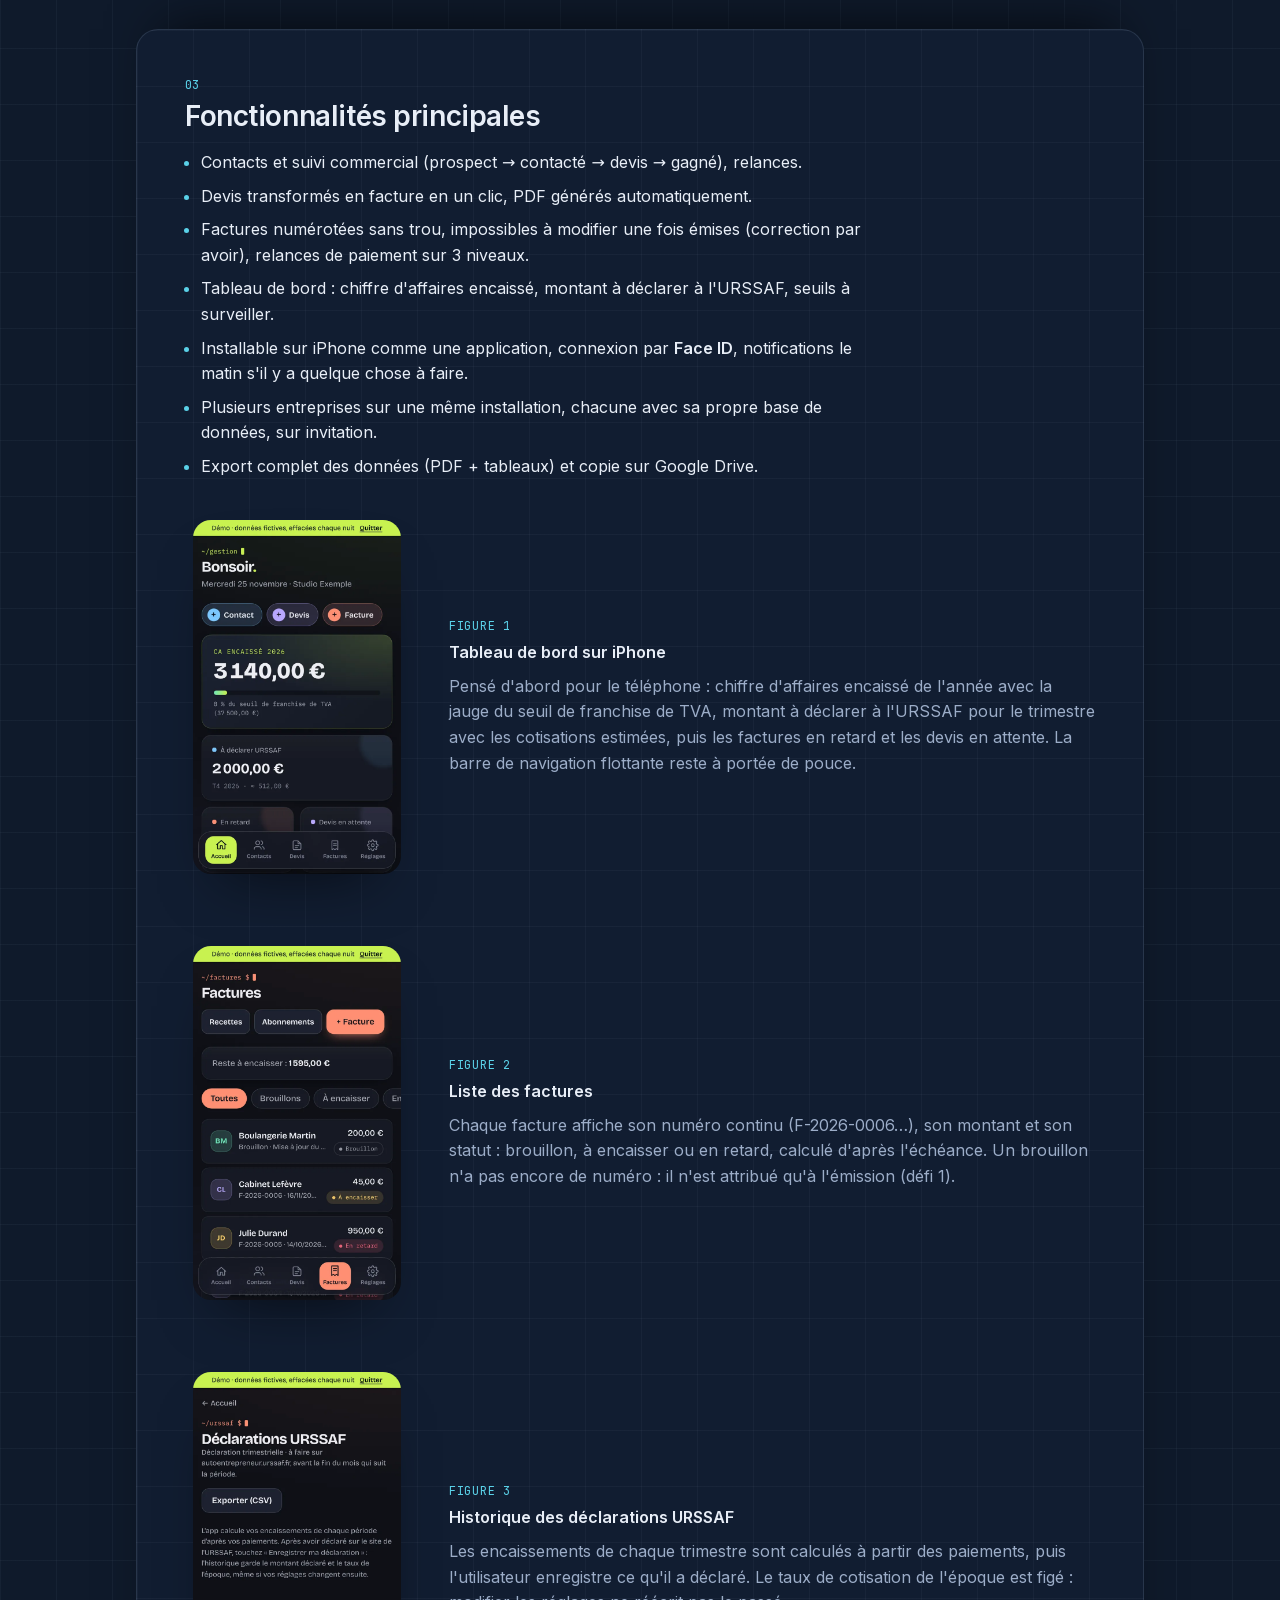
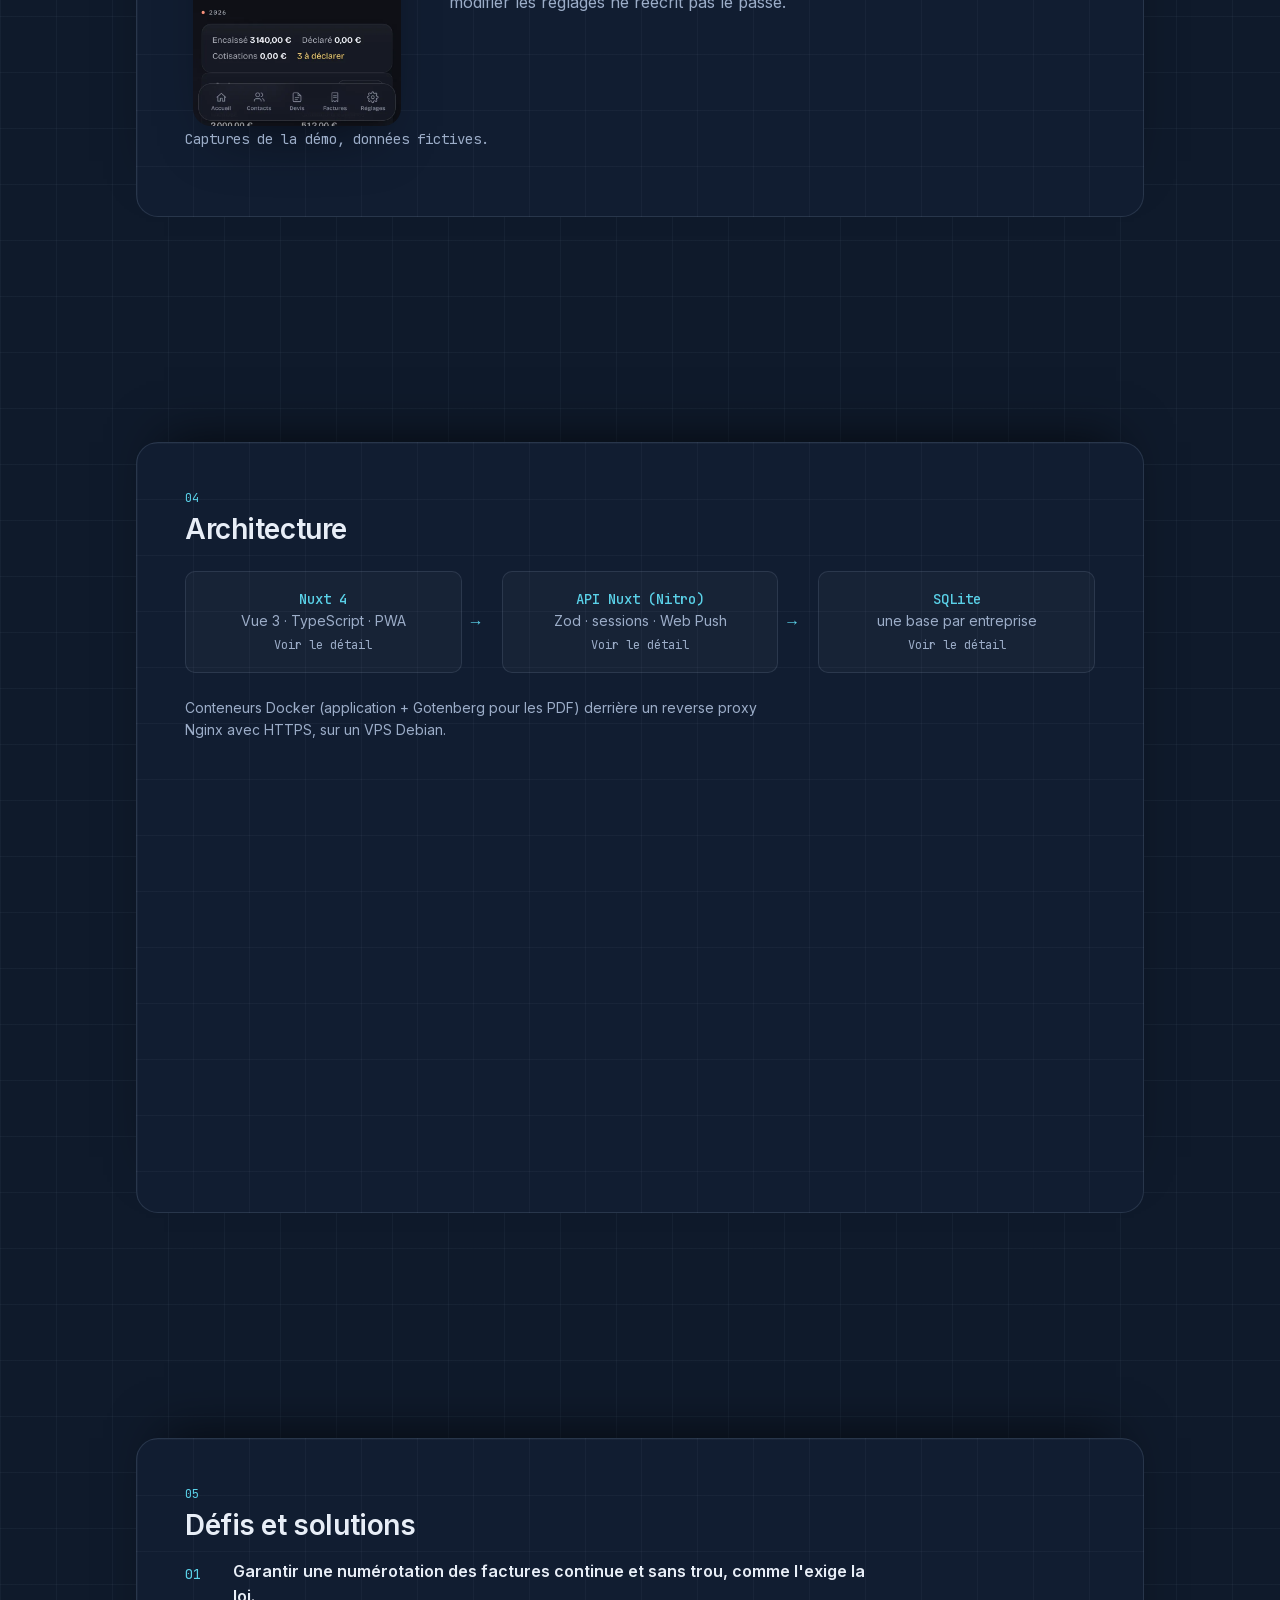
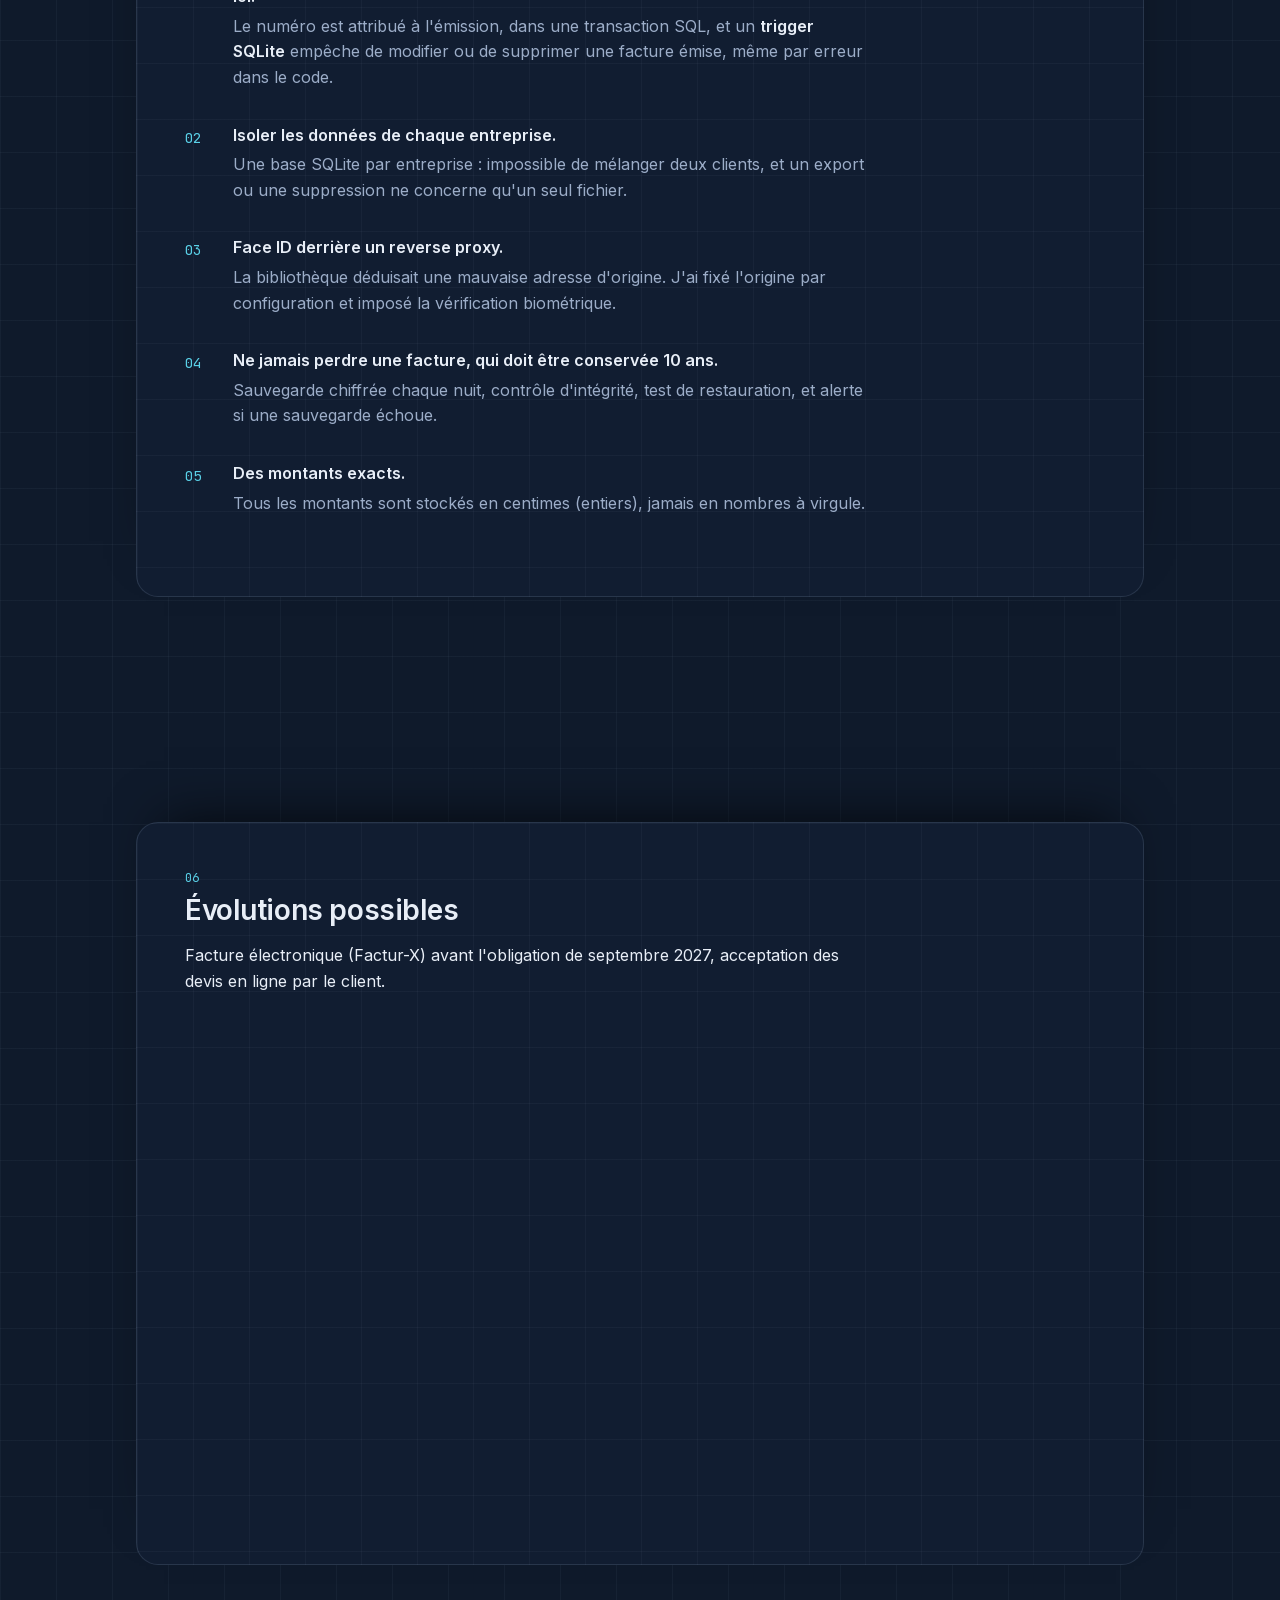
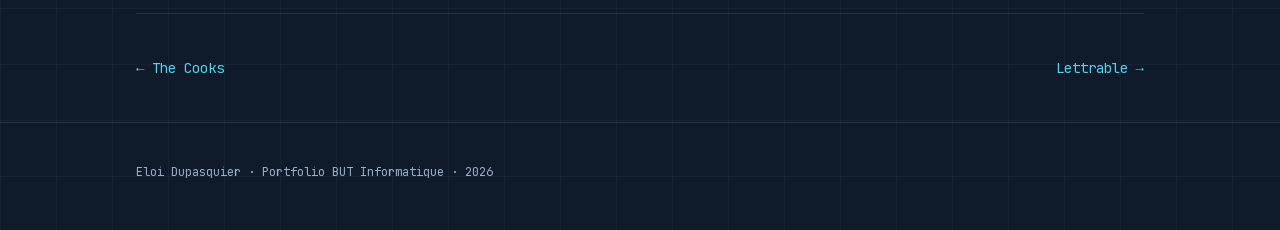
<file: projets/gestion.html>
<!DOCTYPE html>
<html lang="fr">
<head>
<meta charset="UTF-8" />
<meta name="viewport" content="width=device-width, initial-scale=1.0, viewport-fit=cover" />
<title>Gestion, application pour indépendants — Eloi Dupasquier, portfolio</title>
<meta name="description" content="Étude de cas de Gestion, application de gestion pour indépendants (devis, factures, encaissements) en Nuxt 4, SQLite et Docker, installable sur iPhone." />
<meta name="author" content="Eloi Dupasquier" />
<meta name="theme-color" content="#0f1a2b" />
<link rel="canonical" href="https://portfolio.edupasquier.me/projets/gestion.html" />
<meta property="og:type" content="article" />
<meta property="og:locale" content="fr_FR" />
<meta property="og:title" content="Gestion, application pour indépendants — Eloi Dupasquier" />
<meta property="og:description" content="Étude de cas de Gestion, application de gestion pour indépendants (devis, factures, encaissements) en Nuxt 4, SQLite et Docker, installable sur iPhone." />
<link rel="icon" type="image/svg+xml" href="../favicon.svg" />
<link rel="stylesheet" href="../assets/style.css?v=12" />
</head>
<body>
<a class="skip-link" href="#main">Aller au contenu</a>

<header class="site-header">
  <div class="wrap header-inner">
    <a href="../index.html" class="monogram" aria-label="Revenir à l'accueil du portfolio">
      <span class="monogram-mark" aria-hidden="true">ED</span>
      <span class="monogram-text">eloi_dupasquier</span>
    </a>
    <button type="button" class="nav-toggle" aria-expanded="false" aria-controls="nav-principale"><svg class="nav-toggle-icone" viewBox="0 0 16 16" aria-hidden="true"><path d="M2 4h12M2 8h12M2 12h12"/></svg><span class="nav-toggle-texte">Ouvrir le menu</span></button>
    <nav class="nav" id="nav-principale" aria-label="Navigation principale">
      <a href="../index.html#a-propos">À propos</a>
      <a href="../index.html#projets">Projets</a>
      <a href="../index.html#competences">Compétences</a>
      <a href="../veille/">Veille</a>
      <a href="../index.html#contact">Contact</a>
      <a class="nav-cv" href="../cv/eloi-dupasquier-cv.pdf" download>Télécharger le CV</a>
    </nav>
  </div>
</header>

<main id="main" class="wrap">
  <section class="case-hero stack-card">
    <a class="back" href="../index.html#projets">← Revenir aux projets</a>
    <p class="label">Projet personnel · projet phare</p>
    <h1>Gestion : une application de gestion pour indépendants</h1>
    <p class="lead">Prospects, clients, devis, factures et encaissements, depuis un ordinateur et un iPhone, en respectant les règles légales de facturation.</p>
    <dl class="facts">
      <div><dt>Depuis</dt><dd>Septembre 2026</dd></div>
      <div><dt>Cadre</dt><dd>Projet personnel</dd></div>
      <div><dt>Équipe</dt><dd>Seul</dd></div>
      <div><dt>Statut</dt><dd>En production</dd></div>
    </dl>
    <ul class="tags" aria-label="Technologies">
      <li>Nuxt 4</li><li>Vue 3</li><li>TypeScript</li><li>SQLite</li><li>Drizzle</li><li>Zod</li><li>Gotenberg</li><li>Docker</li>
    </ul>
    <div class="links">
      <a class="button" href="https://demo.edupasquier.me" rel="noopener">Essayer la démo ↗</a>
    </div>
    <p class="note">Démo publique : données fictives remises à zéro chaque nuit.</p>
  </section>

  <div class="case-body">
    <section class="case-section stack-card">
      <h2><span class="mono">01</span>Contexte</h2>
      <ul>
        <li><strong>Cadre</strong> : projet personnel, depuis septembre 2026, développé seul.</li>
        <li><strong>Statut</strong> : en production, utilisé en conditions réelles.</li>
      </ul>
    </section>

    <section class="case-section stack-card">
      <h2><span class="mono">02</span>Objectif</h2>
      <p>Donner aux indépendants un outil simple pour gérer leurs prospects, clients, devis, factures et encaissements, depuis un ordinateur <strong>et</strong> un iPhone, en respectant les règles légales de facturation.</p>
    </section>

    <section class="case-section stack-card">
      <h2><span class="mono">03</span>Fonctionnalités principales</h2>
      <ul>
        <li>Contacts et suivi commercial (prospect → contacté → devis → gagné), relances.</li>
        <li>Devis transformés en facture en un clic, PDF générés automatiquement.</li>
        <li>Factures numérotées sans trou, impossibles à modifier une fois émises (correction par avoir), relances de paiement sur 3 niveaux.</li>
        <li>Tableau de bord : chiffre d'affaires encaissé, montant à déclarer à l'URSSAF, seuils à surveiller.</li>
        <li>Installable sur iPhone comme une application, connexion par <strong>Face ID</strong>, notifications le matin s'il y a quelque chose à faire.</li>
        <li>Plusieurs entreprises sur une même installation, chacune avec sa propre base de données, sur invitation.</li>
        <li>Export complet des données (PDF + tableaux) et copie sur Google Drive.</li>
      </ul>
      <div class="figures">
        <figure class="figure figure--phone">
          <img src="../assets/img/gestion-accueil.webp" alt="Accueil sur iPhone : chiffre d'affaires encaissé, montant à déclarer à l'URSSAF." width="720" height="1226" loading="lazy" decoding="async" />
          <figcaption><span class="fig-num">Figure 1</span><strong>Tableau de bord sur iPhone</strong><p>Pensé d'abord pour le téléphone : chiffre d'affaires encaissé de l'année avec la jauge du seuil de franchise de TVA, montant à déclarer à l'URSSAF pour le trimestre avec les cotisations estimées, puis les factures en retard et les devis en attente. La barre de navigation flottante reste à portée de pouce.</p></figcaption>
        </figure>
        <figure class="figure figure--phone">
          <img src="../assets/img/gestion-factures.webp" alt="Liste des factures avec statuts brouillon, à encaisser, en retard." width="720" height="1226" loading="lazy" decoding="async" />
          <figcaption><span class="fig-num">Figure 2</span><strong>Liste des factures</strong><p>Chaque facture affiche son numéro continu (F-2026-0006…), son montant et son statut : brouillon, à encaisser ou en retard, calculé d'après l'échéance. Un brouillon n'a pas encore de numéro : il n'est attribué qu'à l'émission (défi 1).</p></figcaption>
        </figure>
        <figure class="figure figure--phone">
          <img src="../assets/img/gestion-urssaf.webp" alt="Historique des déclarations URSSAF." width="720" height="1226" loading="lazy" decoding="async" />
          <figcaption><span class="fig-num">Figure 3</span><strong>Historique des déclarations URSSAF</strong><p>Les encaissements de chaque trimestre sont calculés à partir des paiements, puis l'utilisateur enregistre ce qu'il a déclaré. Le taux de cotisation de l'époque est figé : modifier les réglages ne réécrit pas le passé.</p></figcaption>
        </figure>
      </div>
      <p><span class="note">Captures de la démo, données fictives.</span></p>
    </section>

    <section class="case-section stack-card">
      <h2><span class="mono">04</span>Architecture</h2>
      <ol class="archi" aria-label="Schéma d'architecture">
        <li><button type="button" class="archi-btn" aria-controls="archi-3-1" aria-expanded="false"><strong>Nuxt 4</strong><span>Vue 3 · TypeScript · PWA</span></button></li>
        <li><button type="button" class="archi-btn" aria-controls="archi-3-2" aria-expanded="false"><strong>API Nuxt (Nitro)</strong><span>Zod · sessions · Web Push</span></button></li>
        <li><button type="button" class="archi-btn" aria-controls="archi-3-3" aria-expanded="false"><strong>SQLite</strong><span>une base par entreprise</span></button></li>
      </ol>
      <dl class="archi-details">
        <div id="archi-3-1"><dt>Nuxt 4</dt><dd>Interface Vue 3 en TypeScript, installable sur iPhone (PWA), connexion par Face ID.</dd></div>
        <div id="archi-3-2"><dt>API Nuxt (Nitro)</dt><dd>Une route par action, données validées par Zod, session revérifiée à chaque appel, notifications Web Push.</dd></div>
        <div id="archi-3-3"><dt>SQLite</dt><dd>Une base par entreprise avec Drizzle ORM ; un trigger empêche de modifier une facture émise.</dd></div>
      </dl>
      <p class="archi-note">Conteneurs Docker (application + Gotenberg pour les PDF) derrière un reverse proxy Nginx avec HTTPS, sur un VPS Debian.</p>
    </section>

    <section class="case-section stack-card">
      <h2><span class="mono">05</span>Défis et solutions</h2>
      <ol class="challenges">
        <li><strong>Garantir une numérotation des factures continue et sans trou, comme l'exige la loi.</strong><p>Le numéro est attribué à l'émission, dans une transaction SQL, et un <strong>trigger SQLite</strong> empêche de modifier ou de supprimer une facture émise, même par erreur dans le code.</p></li>
        <li><strong>Isoler les données de chaque entreprise.</strong><p>Une base SQLite par entreprise : impossible de mélanger deux clients, et un export ou une suppression ne concerne qu'un seul fichier.</p></li>
        <li><strong>Face ID derrière un reverse proxy.</strong><p>La bibliothèque déduisait une mauvaise adresse d'origine. J'ai fixé l'origine par configuration et imposé la vérification biométrique.</p></li>
        <li><strong>Ne jamais perdre une facture, qui doit être conservée 10 ans.</strong><p>Sauvegarde chiffrée chaque nuit, contrôle d'intégrité, test de restauration, et alerte si une sauvegarde échoue.</p></li>
        <li><strong>Des montants exacts.</strong><p>Tous les montants sont stockés en centimes (entiers), jamais en nombres à virgule.</p></li>
      </ol>
    </section>

    <section class="case-section stack-card">
      <h2><span class="mono">06</span>Évolutions possibles</h2>
      <p>Facture électronique (Factur-X) avant l'obligation de septembre 2027, acceptation des devis en ligne par le client.</p>
    </section>
  </div>

  <nav class="case-nav" aria-label="Projets">
    <a href="the-cooks.html">← The Cooks</a>
    <a href="lettrable.html">Lettrable →</a>
  </nav>
</main>

<footer class="site-footer">
  <div class="wrap">Eloi Dupasquier · Portfolio BUT Informatique · 2026</div>
</footer>
<script src="../assets/anim.js?v=12" defer></script>
</body>
</html>
</file>
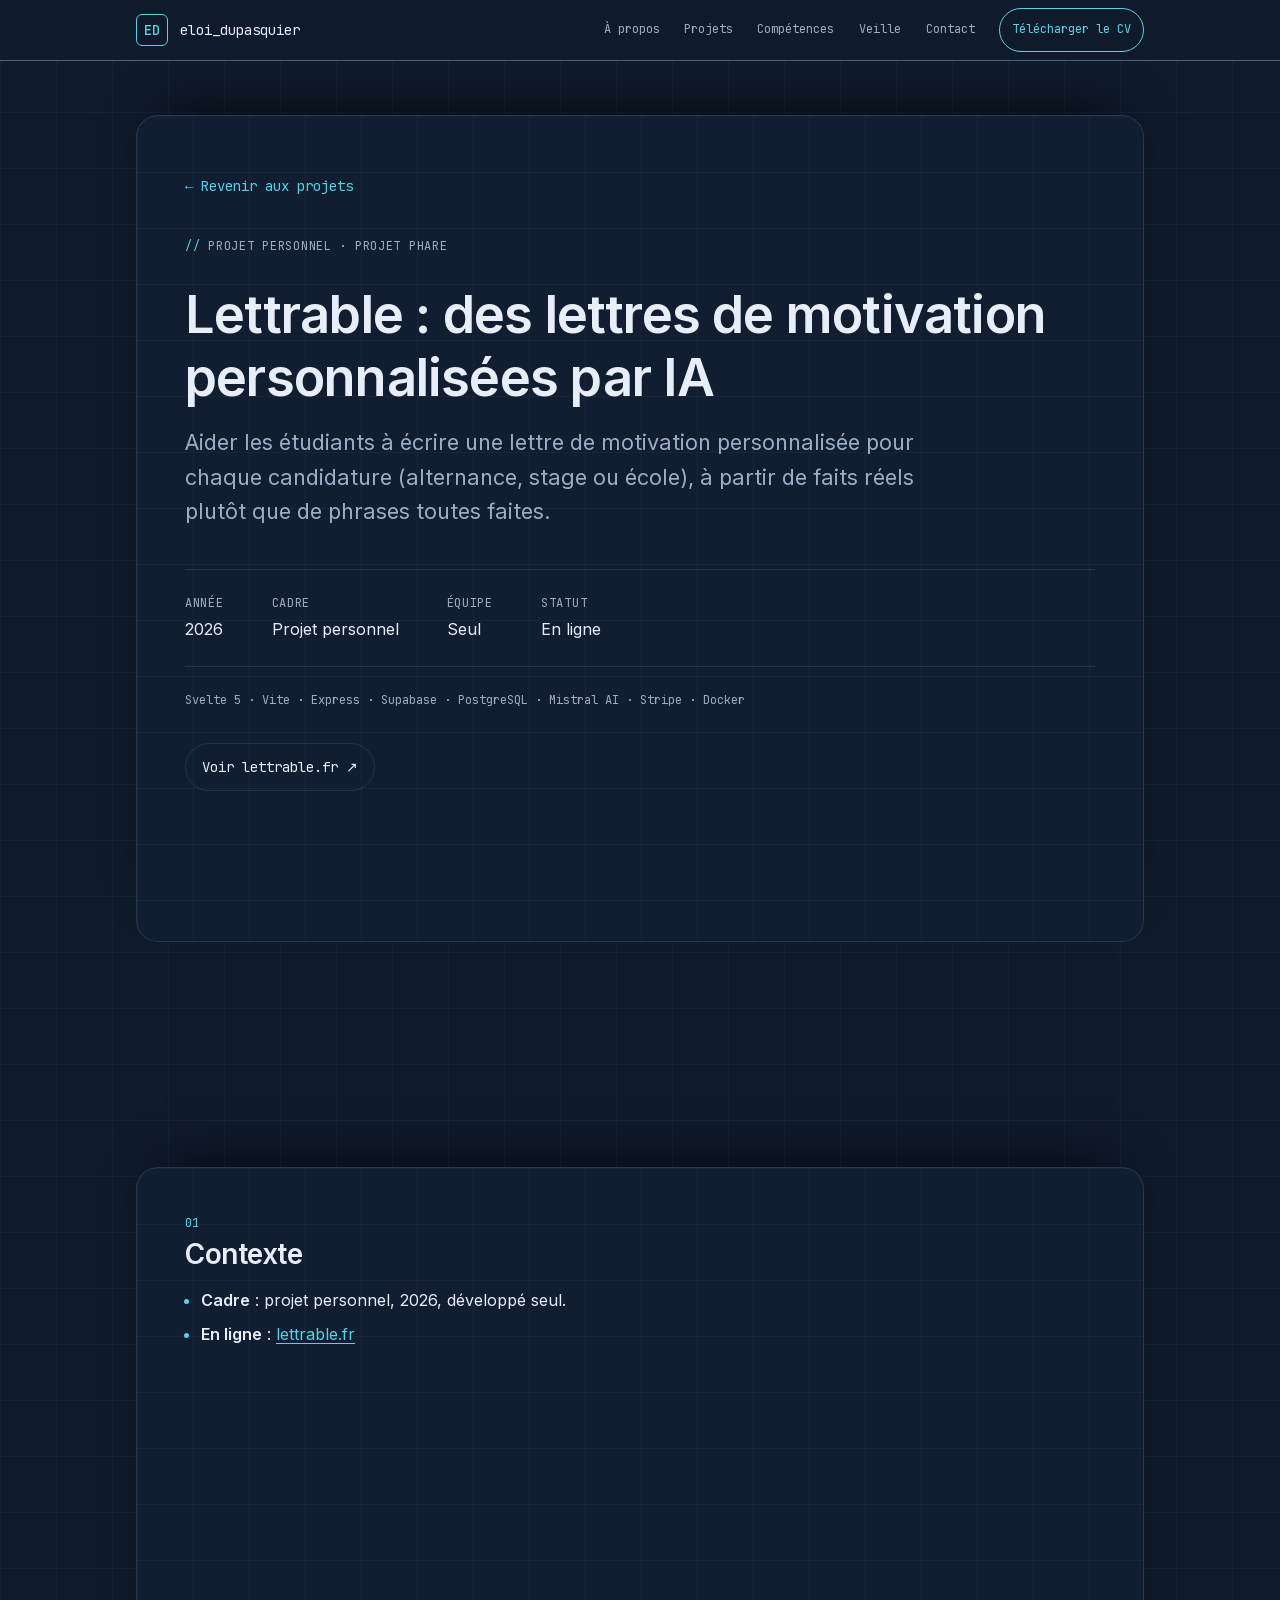
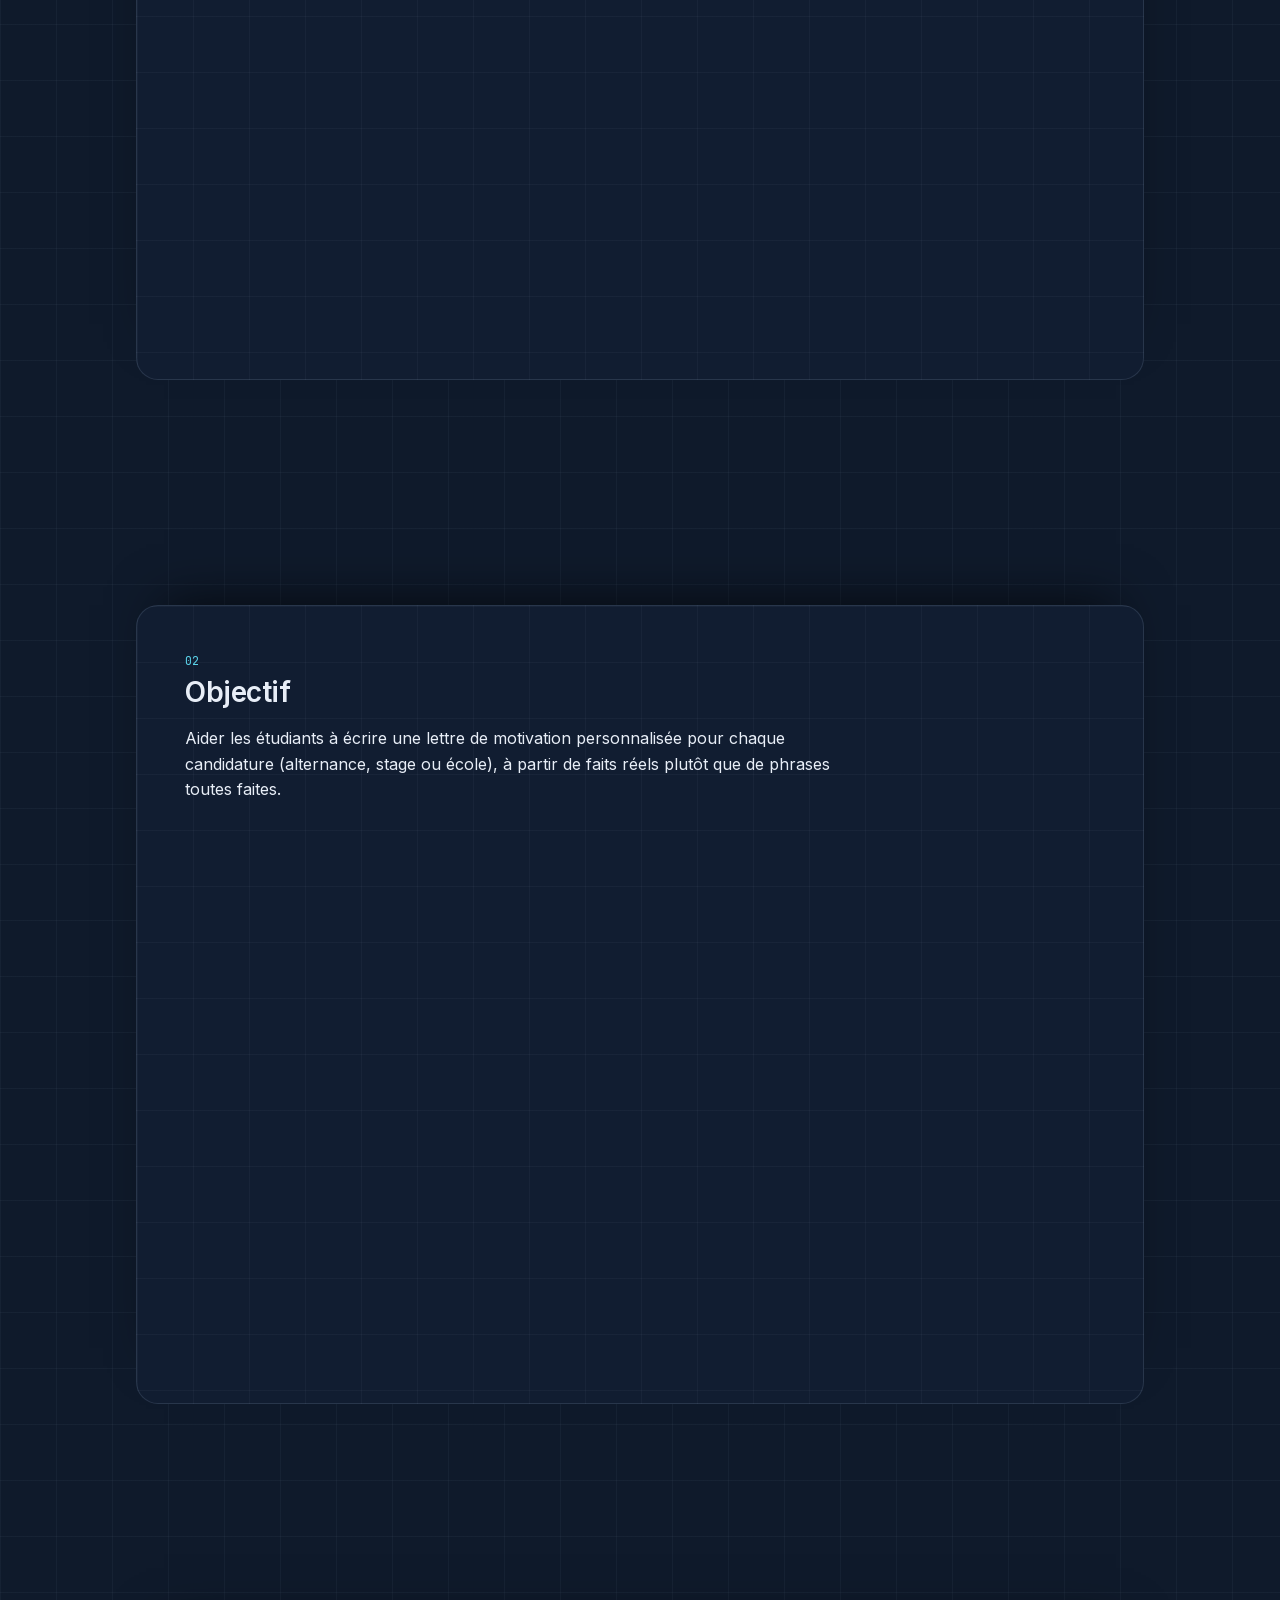
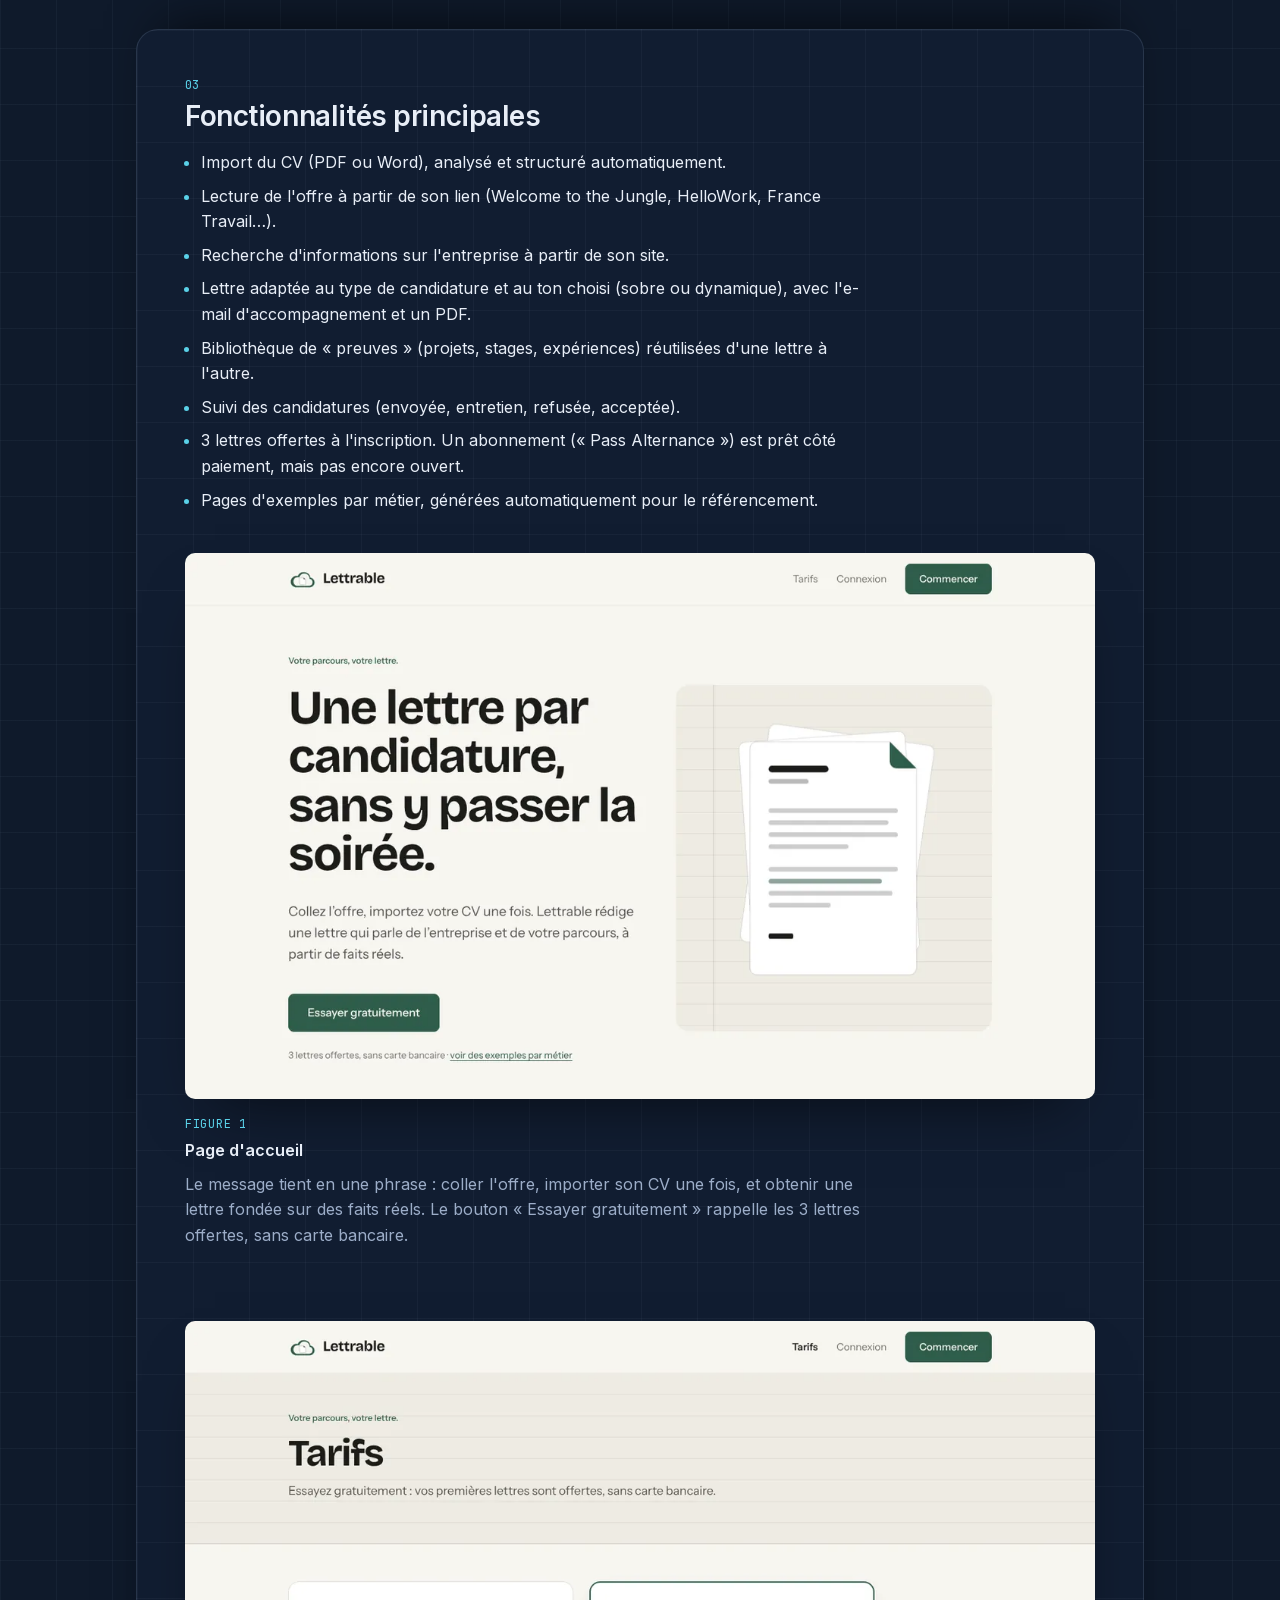
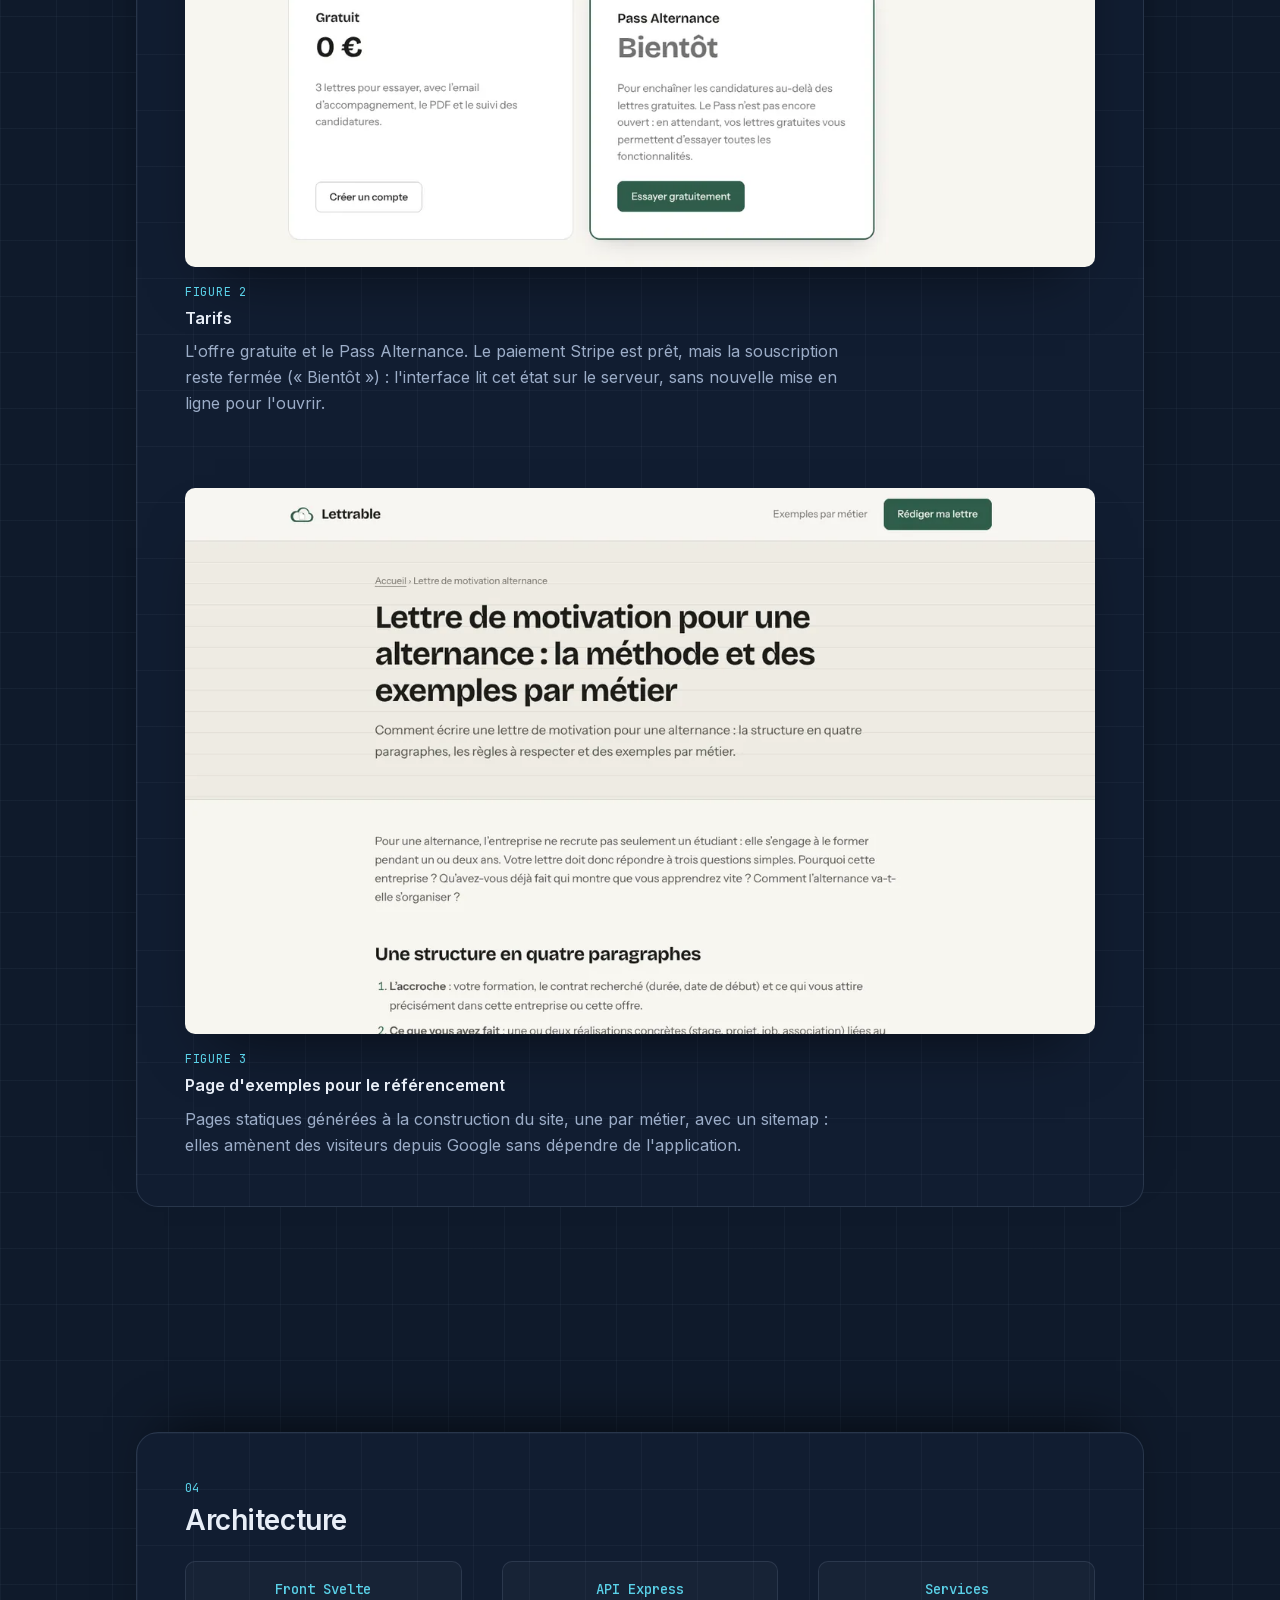
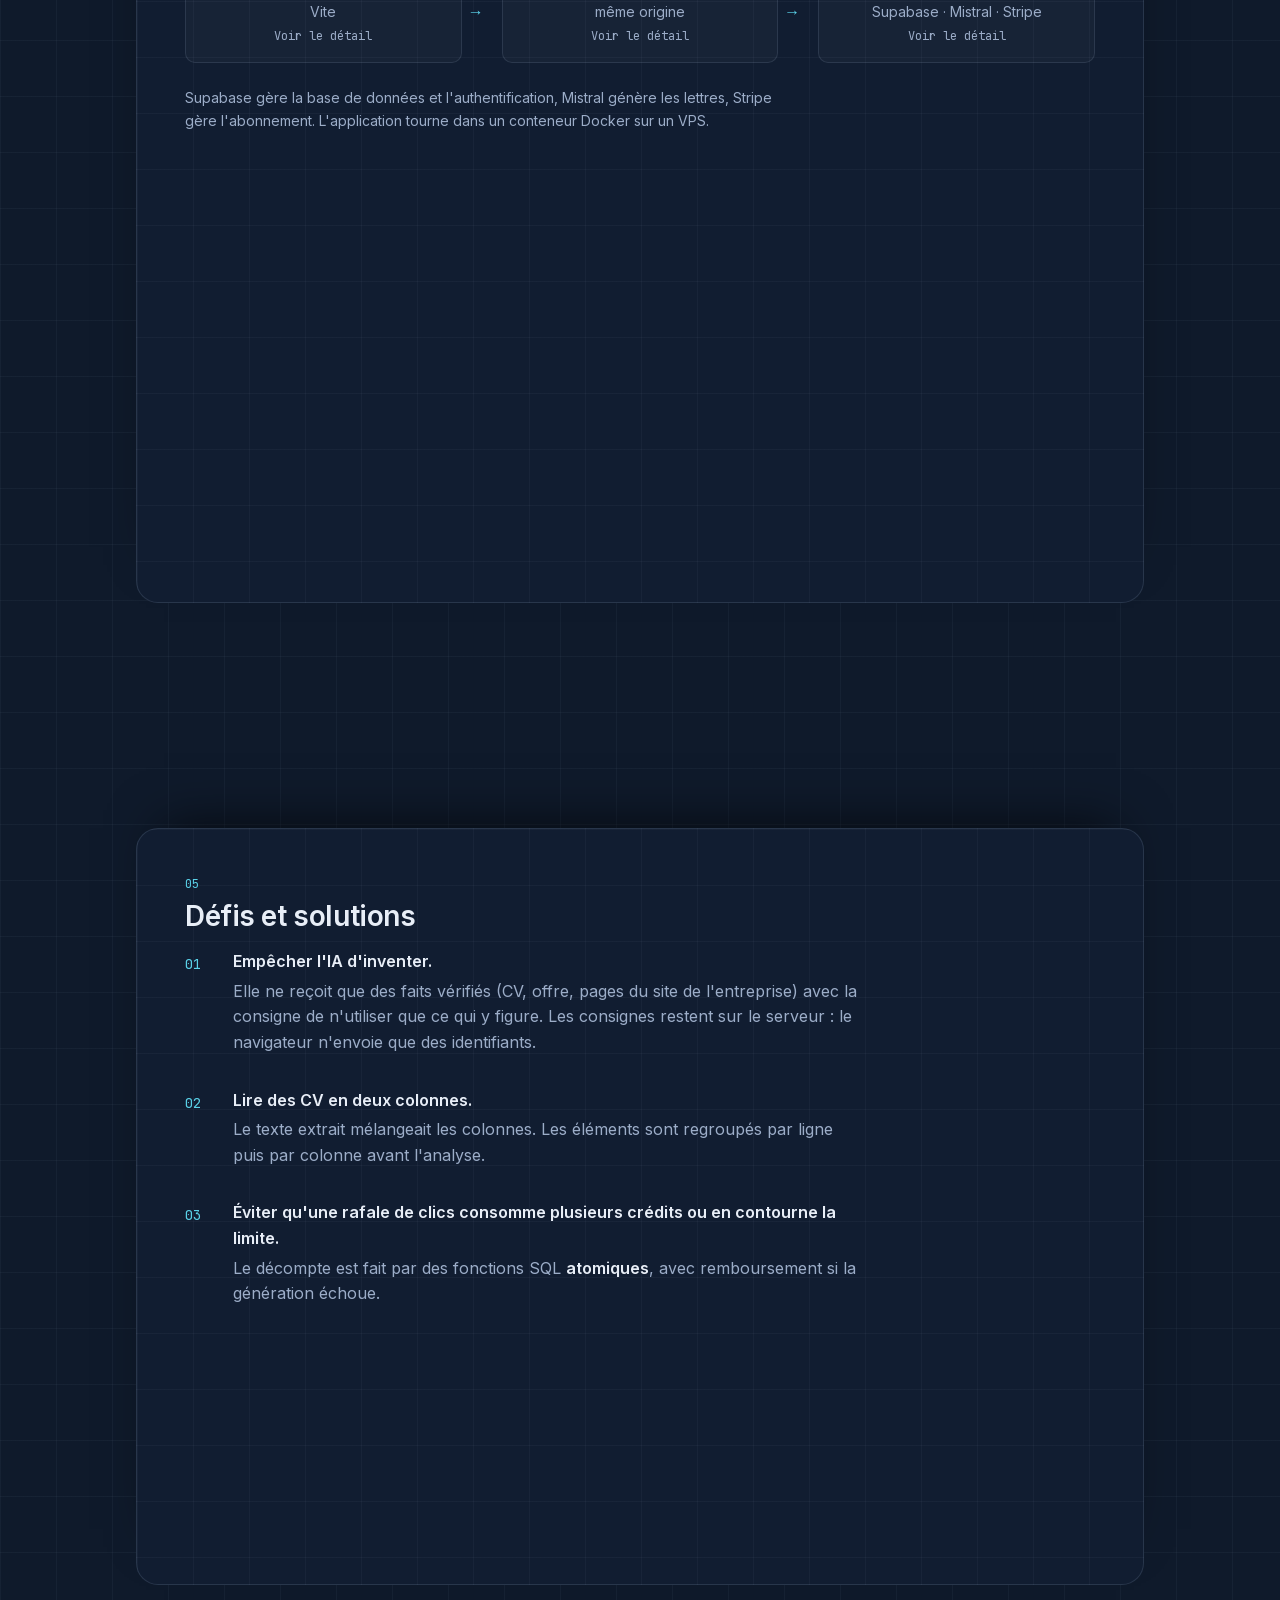
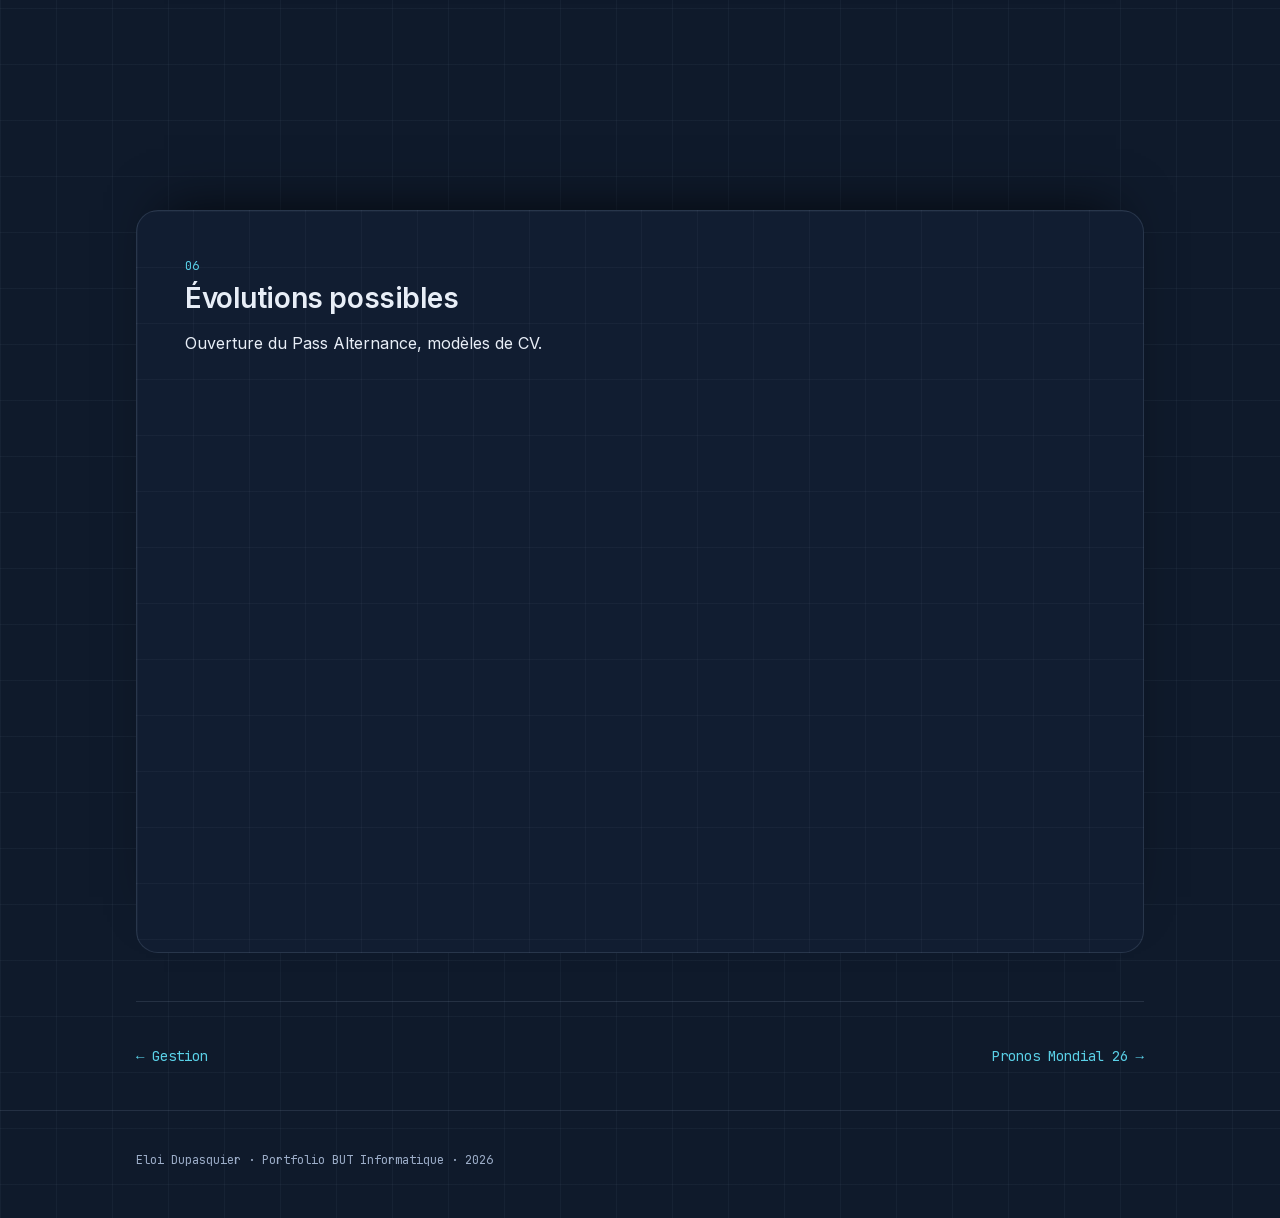
<file: projets/lettrable.html>
<!DOCTYPE html>
<html lang="fr">
<head>
<meta charset="UTF-8" />
<meta name="viewport" content="width=device-width, initial-scale=1.0, viewport-fit=cover" />
<title>Lettrable, lettres de motivation par IA — Eloi Dupasquier, portfolio</title>
<meta name="description" content="Étude de cas de Lettrable : application web de lettres de motivation personnalisées par IA (Svelte, Express, Supabase, Mistral AI, Stripe), en ligne sur lettrable.fr." />
<meta name="author" content="Eloi Dupasquier" />
<meta name="theme-color" content="#0f1a2b" />
<link rel="canonical" href="https://portfolio.edupasquier.me/projets/lettrable.html" />
<meta property="og:type" content="article" />
<meta property="og:locale" content="fr_FR" />
<meta property="og:title" content="Lettrable, lettres de motivation par IA — Eloi Dupasquier" />
<meta property="og:description" content="Étude de cas de Lettrable : application web de lettres de motivation personnalisées par IA (Svelte, Express, Supabase, Mistral AI, Stripe), en ligne sur lettrable.fr." />
<link rel="icon" type="image/svg+xml" href="../favicon.svg" />
<link rel="stylesheet" href="../assets/style.css?v=12" />
</head>
<body>
<a class="skip-link" href="#main">Aller au contenu</a>

<header class="site-header">
  <div class="wrap header-inner">
    <a href="../index.html" class="monogram" aria-label="Revenir à l'accueil du portfolio">
      <span class="monogram-mark" aria-hidden="true">ED</span>
      <span class="monogram-text">eloi_dupasquier</span>
    </a>
    <button type="button" class="nav-toggle" aria-expanded="false" aria-controls="nav-principale"><svg class="nav-toggle-icone" viewBox="0 0 16 16" aria-hidden="true"><path d="M2 4h12M2 8h12M2 12h12"/></svg><span class="nav-toggle-texte">Ouvrir le menu</span></button>
    <nav class="nav" id="nav-principale" aria-label="Navigation principale">
      <a href="../index.html#a-propos">À propos</a>
      <a href="../index.html#projets">Projets</a>
      <a href="../index.html#competences">Compétences</a>
      <a href="../veille/">Veille</a>
      <a href="../index.html#contact">Contact</a>
      <a class="nav-cv" href="../cv/eloi-dupasquier-cv.pdf" download>Télécharger le CV</a>
    </nav>
  </div>
</header>

<main id="main" class="wrap">
  <section class="case-hero stack-card">
    <a class="back" href="../index.html#projets">← Revenir aux projets</a>
    <p class="label">Projet personnel · projet phare</p>
    <h1>Lettrable : des lettres de motivation personnalisées par IA</h1>
    <p class="lead">Aider les étudiants à écrire une lettre de motivation personnalisée pour chaque candidature (alternance, stage ou école), à partir de faits réels plutôt que de phrases toutes faites.</p>
    <dl class="facts">
      <div><dt>Année</dt><dd>2026</dd></div>
      <div><dt>Cadre</dt><dd>Projet personnel</dd></div>
      <div><dt>Équipe</dt><dd>Seul</dd></div>
      <div><dt>Statut</dt><dd>En ligne</dd></div>
    </dl>
    <ul class="tags" aria-label="Technologies">
      <li>Svelte 5</li><li>Vite</li><li>Express</li><li>Supabase</li><li>PostgreSQL</li><li>Mistral AI</li><li>Stripe</li><li>Docker</li>
    </ul>
    <div class="links">
      <a class="button" href="https://lettrable.fr" rel="noopener">Voir lettrable.fr ↗</a>
    </div>
  </section>

  <div class="case-body">
    <section class="case-section stack-card">
      <h2><span class="mono">01</span>Contexte</h2>
      <ul>
        <li><strong>Cadre</strong> : projet personnel, 2026, développé seul.</li>
        <li><strong>En ligne</strong> : <a href="https://lettrable.fr" rel="noopener">lettrable.fr</a></li>
      </ul>
    </section>

    <section class="case-section stack-card">
      <h2><span class="mono">02</span>Objectif</h2>
      <p>Aider les étudiants à écrire une lettre de motivation personnalisée pour chaque candidature (alternance, stage ou école), à partir de faits réels plutôt que de phrases toutes faites.</p>
    </section>

    <section class="case-section stack-card">
      <h2><span class="mono">03</span>Fonctionnalités principales</h2>
      <ul>
        <li>Import du CV (PDF ou Word), analysé et structuré automatiquement.</li>
        <li>Lecture de l'offre à partir de son lien (Welcome to the Jungle, HelloWork, France Travail…).</li>
        <li>Recherche d'informations sur l'entreprise à partir de son site.</li>
        <li>Lettre adaptée au type de candidature et au ton choisi (sobre ou dynamique), avec l'e-mail d'accompagnement et un PDF.</li>
        <li>Bibliothèque de « preuves » (projets, stages, expériences) réutilisées d'une lettre à l'autre.</li>
        <li>Suivi des candidatures (envoyée, entretien, refusée, acceptée).</li>
        <li>3 lettres offertes à l'inscription. Un abonnement (« Pass Alternance ») est prêt côté paiement, mais pas encore ouvert.</li>
        <li>Pages d'exemples par métier, générées automatiquement pour le référencement.</li>
      </ul>
      <div class="figures">
        <figure class="figure">
          <img src="../assets/img/lettrable-accueil.webp" alt="Page d'accueil de Lettrable : « Une lettre par candidature, sans y passer la soirée »." width="1200" height="720" loading="lazy" decoding="async" />
          <figcaption><span class="fig-num">Figure 1</span><strong>Page d'accueil</strong><p>Le message tient en une phrase : coller l'offre, importer son CV une fois, et obtenir une lettre fondée sur des faits réels. Le bouton « Essayer gratuitement » rappelle les 3 lettres offertes, sans carte bancaire.</p></figcaption>
        </figure>
        <figure class="figure">
          <img src="../assets/img/lettrable-tarifs.webp" alt="Page des tarifs : offre gratuite et Pass Alternance." width="1200" height="720" loading="lazy" decoding="async" />
          <figcaption><span class="fig-num">Figure 2</span><strong>Tarifs</strong><p>L'offre gratuite et le Pass Alternance. Le paiement Stripe est prêt, mais la souscription reste fermée (« Bientôt ») : l'interface lit cet état sur le serveur, sans nouvelle mise en ligne pour l'ouvrir.</p></figcaption>
        </figure>
        <figure class="figure">
          <img src="../assets/img/lettrable-exemples.webp" alt="Page d'exemples « Lettre de motivation pour une alternance » générée pour le référencement." width="1200" height="720" loading="lazy" decoding="async" />
          <figcaption><span class="fig-num">Figure 3</span><strong>Page d'exemples pour le référencement</strong><p>Pages statiques générées à la construction du site, une par métier, avec un sitemap : elles amènent des visiteurs depuis Google sans dépendre de l'application.</p></figcaption>
        </figure>
      </div>
    </section>

    <section class="case-section stack-card">
      <h2><span class="mono">04</span>Architecture</h2>
      <ol class="archi" aria-label="Schéma d'architecture">
        <li><button type="button" class="archi-btn" aria-controls="archi-4-1" aria-expanded="false"><strong>Front Svelte</strong><span>Vite</span></button></li>
        <li><button type="button" class="archi-btn" aria-controls="archi-4-2" aria-expanded="false"><strong>API Express</strong><span>même origine</span></button></li>
        <li><button type="button" class="archi-btn" aria-controls="archi-4-3" aria-expanded="false"><strong>Services</strong><span>Supabase · Mistral · Stripe</span></button></li>
      </ol>
      <dl class="archi-details">
        <div id="archi-4-1"><dt>Front Svelte</dt><dd>Application Svelte 5 construite avec Vite : import du CV, rédaction des lettres, suivi des candidatures.</dd></div>
        <div id="archi-4-2"><dt>API Express</dt><dd>Lit l'offre et le site de l'entreprise, prépare les consignes pour l'IA et décompte les crédits.</dd></div>
        <div id="archi-4-3"><dt>Services</dt><dd>Supabase (base PostgreSQL et comptes), Mistral (rédaction des lettres), Stripe (abonnement).</dd></div>
      </dl>
      <p class="archi-note">Supabase gère la base de données et l'authentification, Mistral génère les lettres, Stripe gère l'abonnement. L'application tourne dans un conteneur Docker sur un VPS.</p>
    </section>

    <section class="case-section stack-card">
      <h2><span class="mono">05</span>Défis et solutions</h2>
      <ol class="challenges">
        <li><strong>Empêcher l'IA d'inventer.</strong><p>Elle ne reçoit que des faits vérifiés (CV, offre, pages du site de l'entreprise) avec la consigne de n'utiliser que ce qui y figure. Les consignes restent sur le serveur : le navigateur n'envoie que des identifiants.</p></li>
        <li><strong>Lire des CV en deux colonnes.</strong><p>Le texte extrait mélangeait les colonnes. Les éléments sont regroupés par ligne puis par colonne avant l'analyse.</p></li>
        <li><strong>Éviter qu'une rafale de clics consomme plusieurs crédits ou en contourne la limite.</strong><p>Le décompte est fait par des fonctions SQL <strong>atomiques</strong>, avec remboursement si la génération échoue.</p></li>
      </ol>
    </section>

    <section class="case-section stack-card">
      <h2><span class="mono">06</span>Évolutions possibles</h2>
      <p>Ouverture du Pass Alternance, modèles de CV.</p>
    </section>
  </div>

  <nav class="case-nav" aria-label="Projets">
    <a href="gestion.html">← Gestion</a>
    <a href="pronos-mondial-26.html">Pronos Mondial 26 →</a>
  </nav>
</main>

<footer class="site-footer">
  <div class="wrap">Eloi Dupasquier · Portfolio BUT Informatique · 2026</div>
</footer>
<script src="../assets/anim.js?v=12" defer></script>
</body>
</html>
</file>
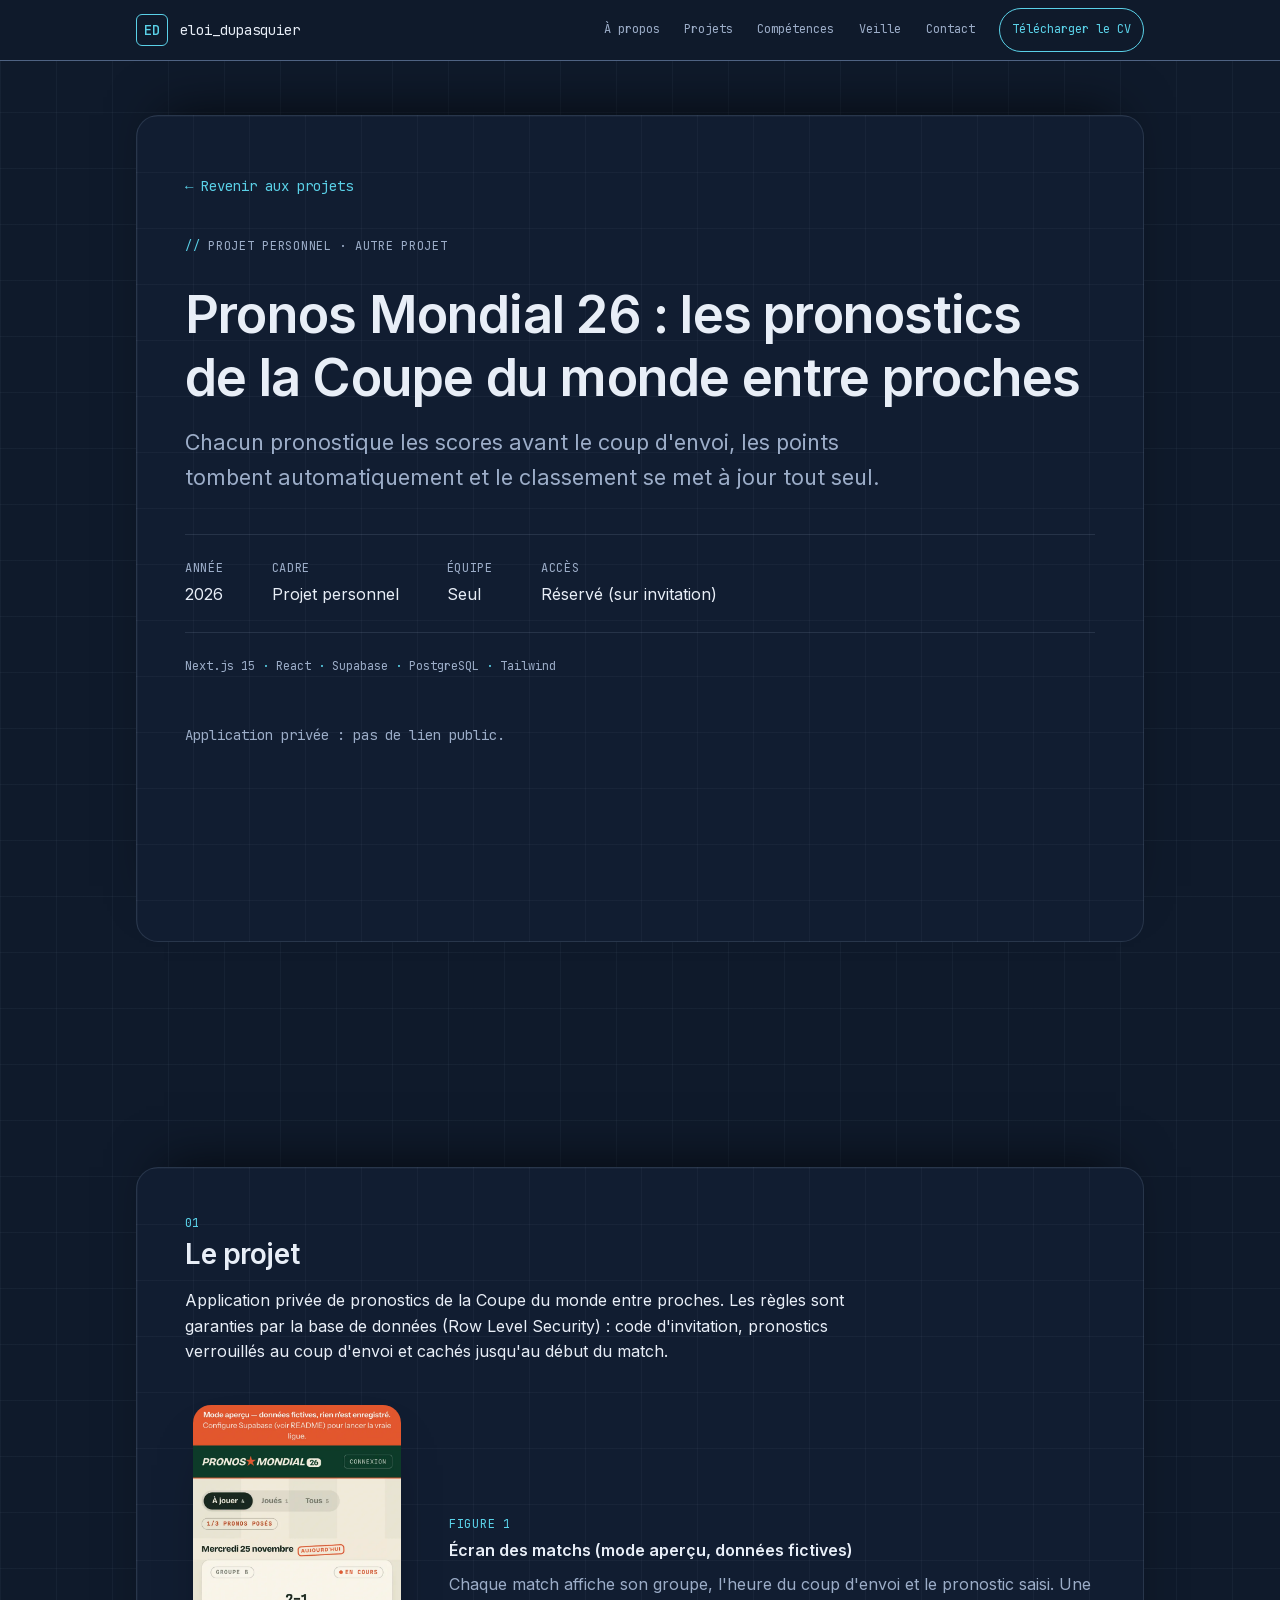
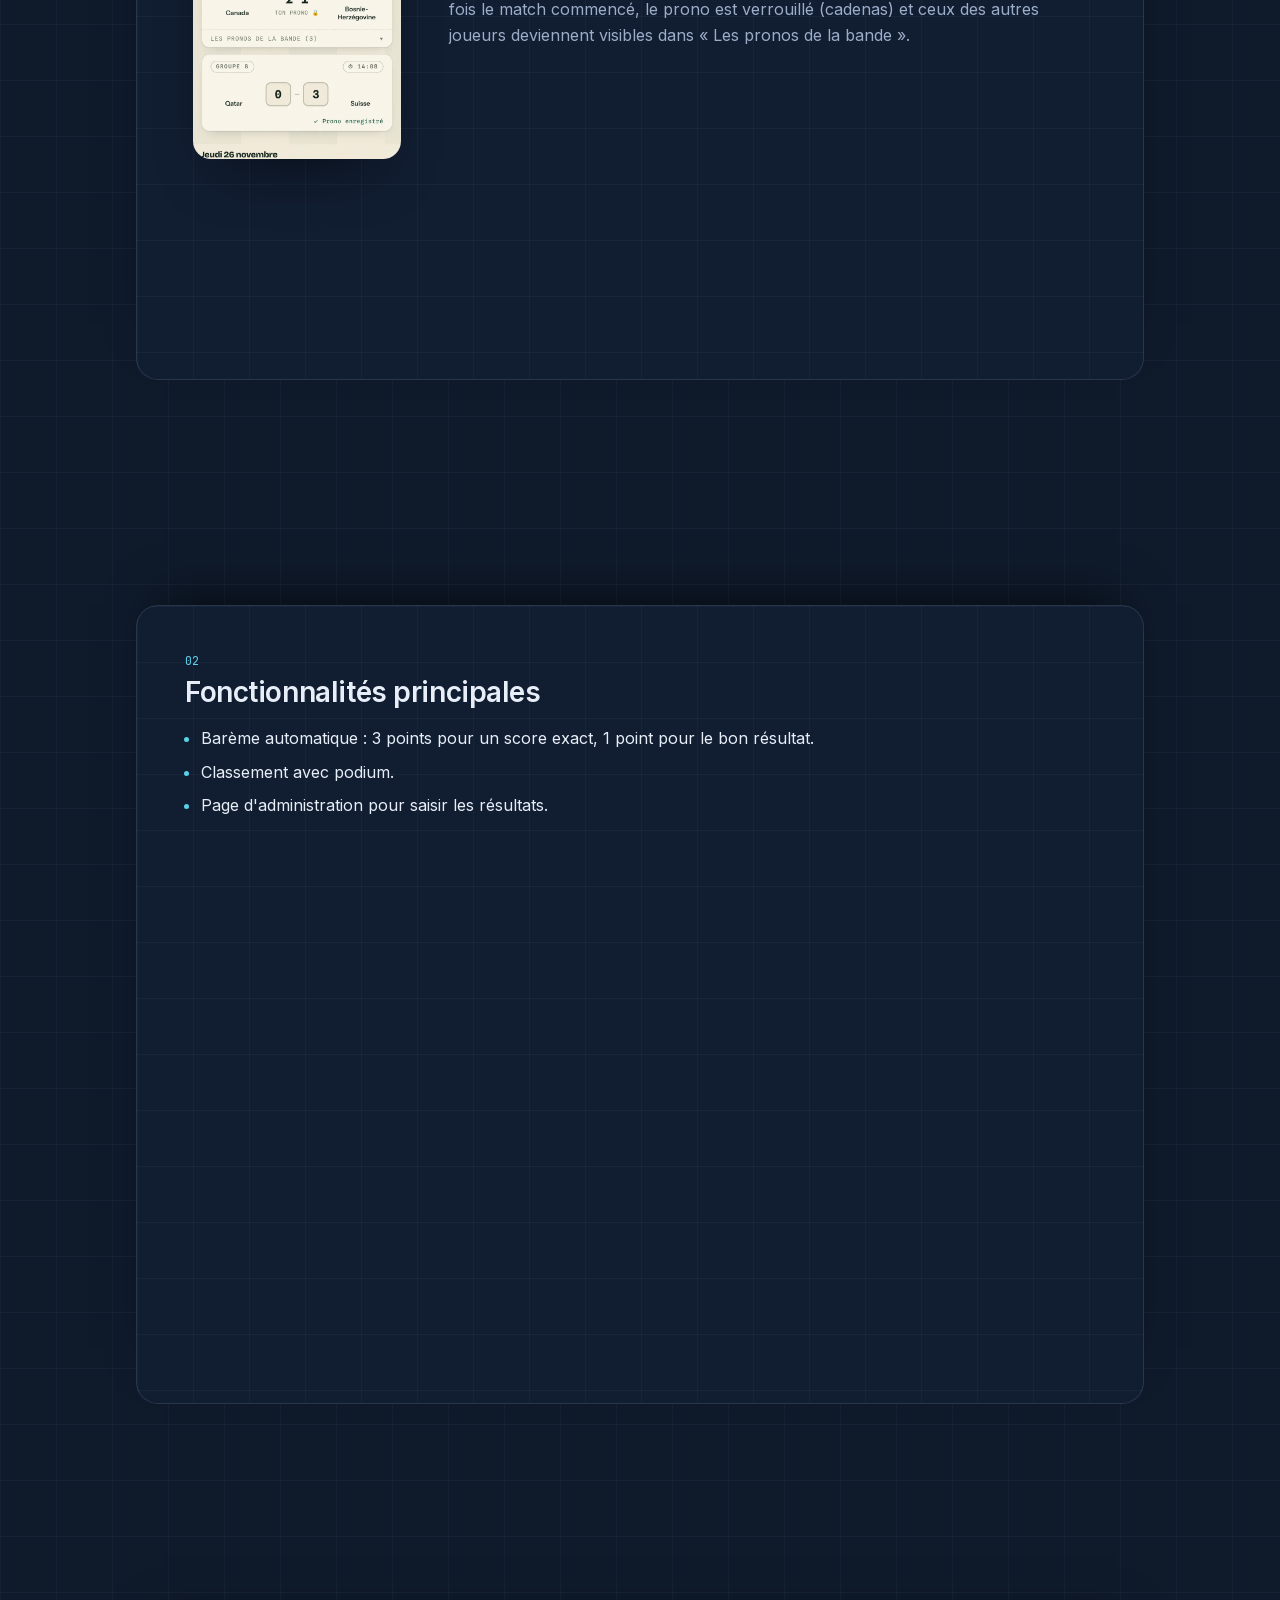
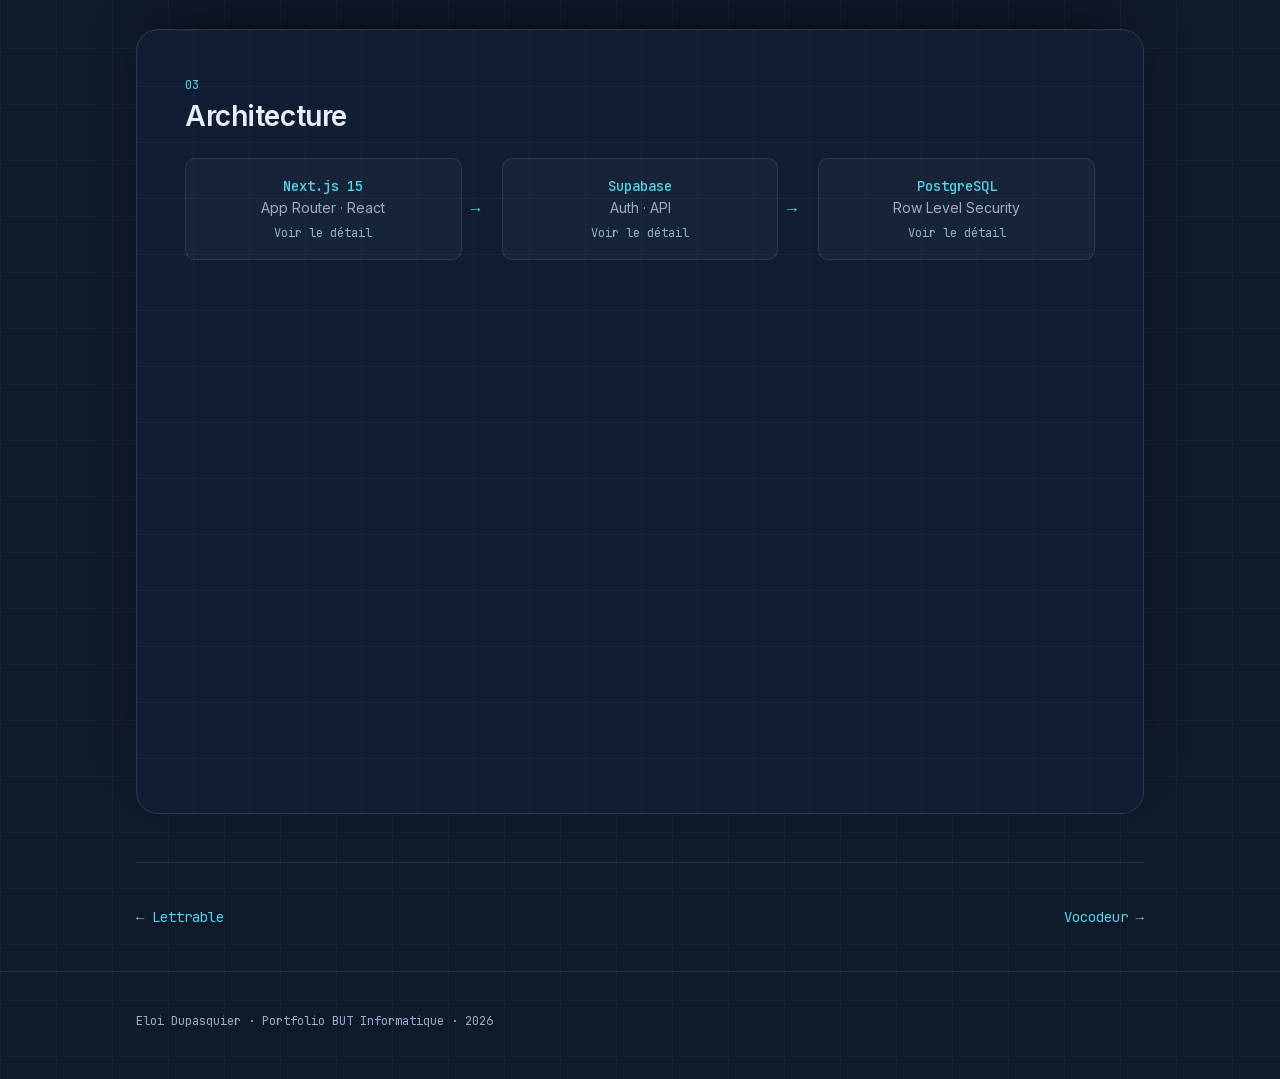
<file: projets/pronos-mondial-26.html>
<!DOCTYPE html>
<html lang="fr">
<head>
<meta charset="UTF-8" />
<meta name="viewport" content="width=device-width, initial-scale=1.0, viewport-fit=cover" />
<title>Pronos Mondial 26 — Eloi Dupasquier, portfolio</title>
<meta name="description" content="Pronos Mondial 26 : application privée de pronostics de la Coupe du monde en Next.js et Supabase, avec règles garanties par la base de données." />
<meta name="author" content="Eloi Dupasquier" />
<meta name="theme-color" content="#0f1a2b" />
<link rel="canonical" href="https://portfolio.edupasquier.me/projets/pronos-mondial-26.html" />
<meta property="og:type" content="article" />
<meta property="og:locale" content="fr_FR" />
<meta property="og:title" content="Pronos Mondial 26 — Eloi Dupasquier" />
<meta property="og:description" content="Pronos Mondial 26 : application privée de pronostics de la Coupe du monde en Next.js et Supabase, avec règles garanties par la base de données." />
<link rel="icon" type="image/svg+xml" href="../favicon.svg" />
<link rel="stylesheet" href="../assets/style.css?v=12" />
</head>
<body>
<a class="skip-link" href="#main">Aller au contenu</a>

<header class="site-header">
  <div class="wrap header-inner">
    <a href="../index.html" class="monogram" aria-label="Revenir à l'accueil du portfolio">
      <span class="monogram-mark" aria-hidden="true">ED</span>
      <span class="monogram-text">eloi_dupasquier</span>
    </a>
    <button type="button" class="nav-toggle" aria-expanded="false" aria-controls="nav-principale"><svg class="nav-toggle-icone" viewBox="0 0 16 16" aria-hidden="true"><path d="M2 4h12M2 8h12M2 12h12"/></svg><span class="nav-toggle-texte">Ouvrir le menu</span></button>
    <nav class="nav" id="nav-principale" aria-label="Navigation principale">
      <a href="../index.html#a-propos">À propos</a>
      <a href="../index.html#projets">Projets</a>
      <a href="../index.html#competences">Compétences</a>
      <a href="../veille/">Veille</a>
      <a href="../index.html#contact">Contact</a>
      <a class="nav-cv" href="../cv/eloi-dupasquier-cv.pdf" download>Télécharger le CV</a>
    </nav>
  </div>
</header>

<main id="main" class="wrap">
  <section class="case-hero stack-card">
    <a class="back" href="../index.html#projets">← Revenir aux projets</a>
    <p class="label">Projet personnel · autre projet</p>
    <h1>Pronos Mondial 26 : les pronostics de la Coupe du monde entre proches</h1>
    <p class="lead">Chacun pronostique les scores avant le coup d'envoi, les points tombent automatiquement et le classement se met à jour tout seul.</p>
    <dl class="facts">
      <div><dt>Année</dt><dd>2026</dd></div>
      <div><dt>Cadre</dt><dd>Projet personnel</dd></div>
      <div><dt>Équipe</dt><dd>Seul</dd></div>
      <div><dt>Accès</dt><dd>Réservé (sur invitation)</dd></div>
    </dl>
    <ul class="tags" aria-label="Technologies">
      <li>Next.js 15</li><li>React</li><li>Supabase</li><li>PostgreSQL</li><li>Tailwind</li>
    </ul>
    <div class="links">
    </div>
    <p class="note">Application privée : pas de lien public.</p>
  </section>

  <div class="case-body">
    <section class="case-section stack-card">
      <h2><span class="mono">01</span>Le projet</h2>
      <p>Application privée de pronostics de la Coupe du monde entre proches. Les règles sont garanties par la base de données (Row Level Security) : code d'invitation, pronostics verrouillés au coup d'envoi et cachés jusqu'au début du match.</p>
      <div class="figures">
        <figure class="figure figure--phone">
          <img src="../assets/img/pronos-matchs.webp" alt="Écran des matchs : pronostics posés, match en cours, prono enregistré." width="720" height="1226" loading="lazy" decoding="async" />
          <figcaption><span class="fig-num">Figure 1</span><strong>Écran des matchs (mode aperçu, données fictives)</strong><p>Chaque match affiche son groupe, l'heure du coup d'envoi et le pronostic saisi. Une fois le match commencé, le prono est verrouillé (cadenas) et ceux des autres joueurs deviennent visibles dans « Les pronos de la bande ».</p></figcaption>
        </figure>
      </div>
    </section>

    <section class="case-section stack-card">
      <h2><span class="mono">02</span>Fonctionnalités principales</h2>
      <ul>
        <li>Barème automatique : 3 points pour un score exact, 1 point pour le bon résultat.</li>
        <li>Classement avec podium.</li>
        <li>Page d'administration pour saisir les résultats.</li>
      </ul>
    </section>

    <section class="case-section stack-card">
      <h2><span class="mono">03</span>Architecture</h2>
      <ol class="archi" aria-label="Schéma d'architecture">
        <li><button type="button" class="archi-btn" aria-controls="archi-5-1" aria-expanded="false"><strong>Next.js 15</strong><span>App Router · React</span></button></li>
        <li><button type="button" class="archi-btn" aria-controls="archi-5-2" aria-expanded="false"><strong>Supabase</strong><span>Auth · API</span></button></li>
        <li><button type="button" class="archi-btn" aria-controls="archi-5-3" aria-expanded="false"><strong>PostgreSQL</strong><span>Row Level Security</span></button></li>
      </ol>
      <dl class="archi-details">
        <div id="archi-5-1"><dt>Next.js 15</dt><dd>Pages en React (App Router), classement mis à jour en temps réel.</dd></div>
        <div id="archi-5-2"><dt>Supabase</dt><dd>Authentification par code d'invitation et accès aux données depuis l'application.</dd></div>
        <div id="archi-5-3"><dt>PostgreSQL</dt><dd>Les règles (verrouillage au coup d'envoi, pronos cachés jusqu'au match) sont écrites en Row Level Security.</dd></div>
      </dl>
    </section>
  </div>

  <nav class="case-nav" aria-label="Projets">
    <a href="lettrable.html">← Lettrable</a>
    <a href="vocodeur.html">Vocodeur →</a>
  </nav>
</main>

<footer class="site-footer">
  <div class="wrap">Eloi Dupasquier · Portfolio BUT Informatique · 2026</div>
</footer>
<script src="../assets/anim.js?v=12" defer></script>
</body>
</html>
</file>
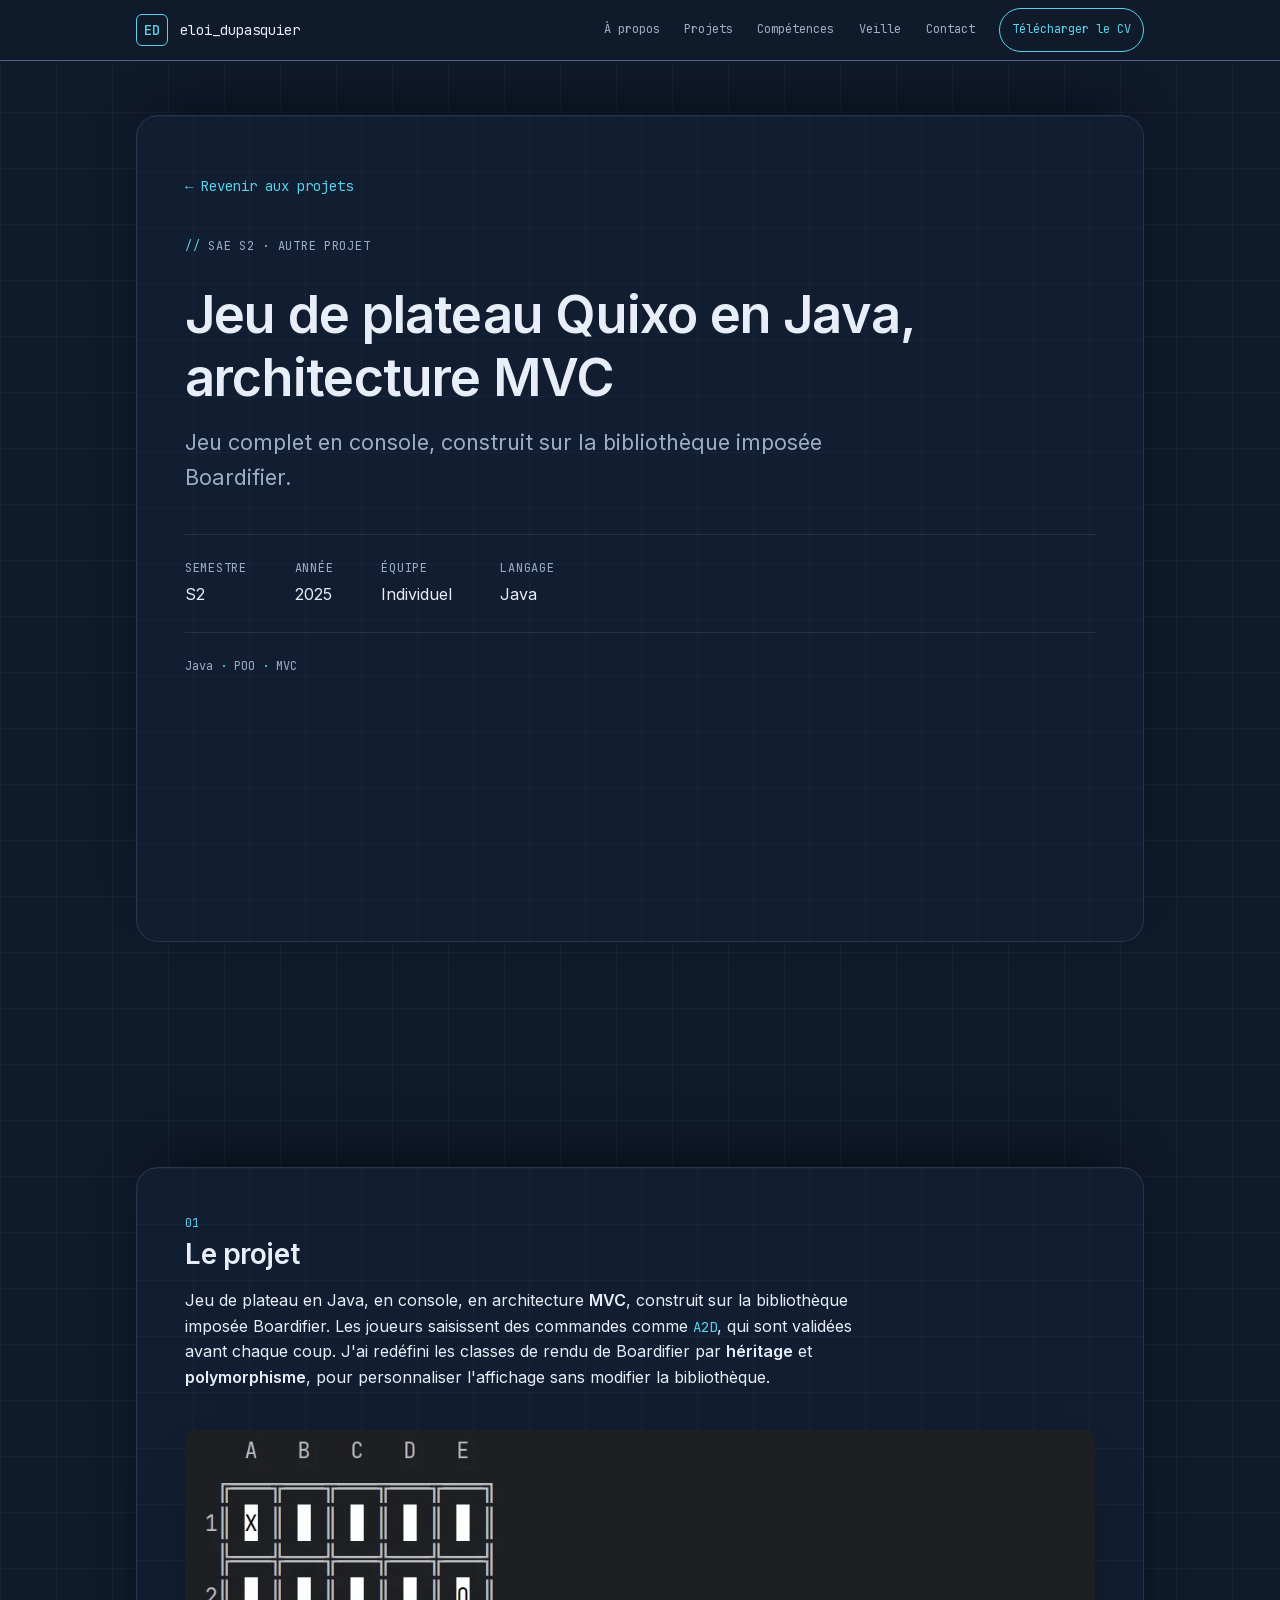
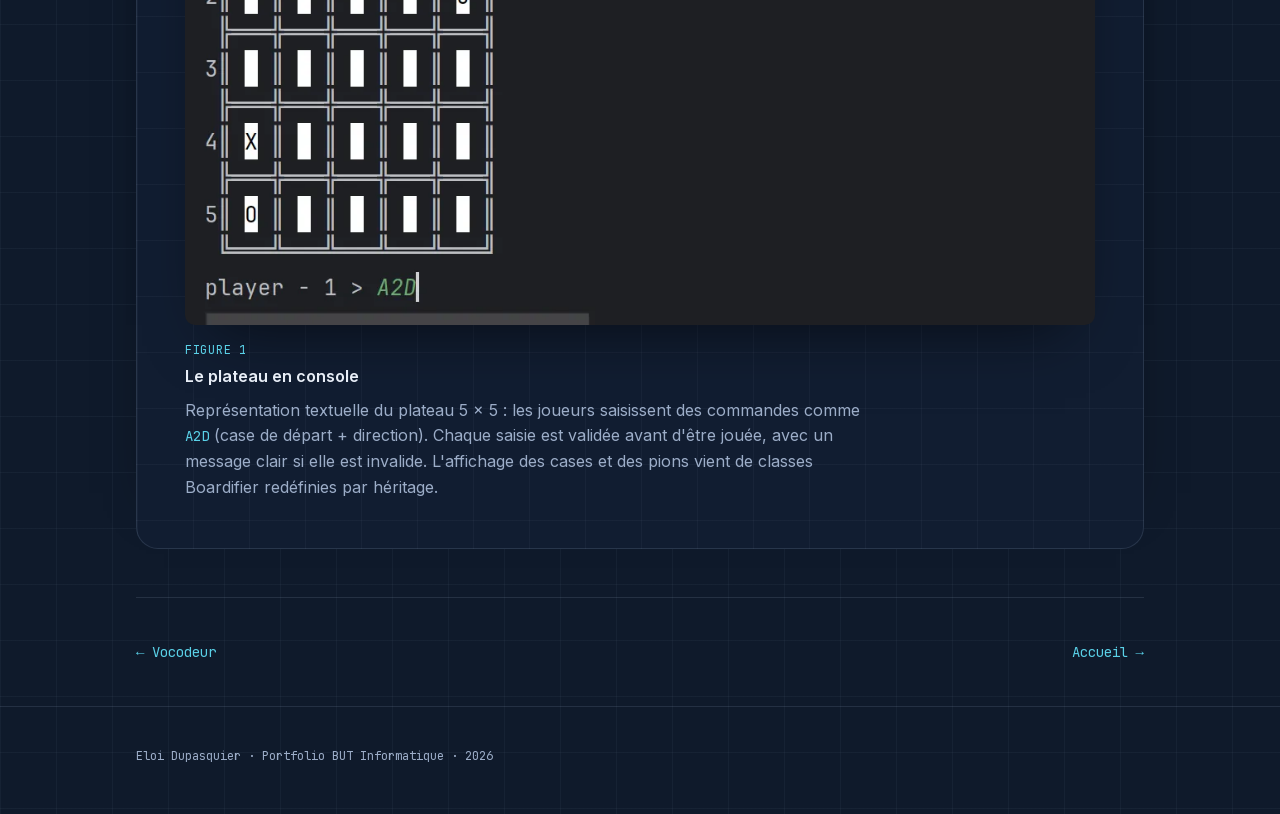
<file: projets/quixo.html>
<!DOCTYPE html>
<html lang="fr">
<head>
<meta charset="UTF-8" />
<meta name="viewport" content="width=device-width, initial-scale=1.0, viewport-fit=cover" />
<title>Quixo en Java (MVC) — Eloi Dupasquier, portfolio</title>
<meta name="description" content="Jeu de plateau Quixo en Java, en architecture MVC avec la bibliothèque Boardifier (SAE S2, BUT Informatique)." />
<meta name="author" content="Eloi Dupasquier" />
<meta name="theme-color" content="#0f1a2b" />
<link rel="canonical" href="https://portfolio.edupasquier.me/projets/quixo.html" />
<meta property="og:type" content="article" />
<meta property="og:locale" content="fr_FR" />
<meta property="og:title" content="Quixo en Java (MVC) — Eloi Dupasquier" />
<meta property="og:description" content="Jeu de plateau Quixo en Java, en architecture MVC avec la bibliothèque Boardifier (SAE S2, BUT Informatique)." />
<link rel="icon" type="image/svg+xml" href="../favicon.svg" />
<link rel="stylesheet" href="../assets/style.css?v=12" />
</head>
<body>
<a class="skip-link" href="#main">Aller au contenu</a>

<header class="site-header">
  <div class="wrap header-inner">
    <a href="../index.html" class="monogram" aria-label="Revenir à l'accueil du portfolio">
      <span class="monogram-mark" aria-hidden="true">ED</span>
      <span class="monogram-text">eloi_dupasquier</span>
    </a>
    <button type="button" class="nav-toggle" aria-expanded="false" aria-controls="nav-principale"><svg class="nav-toggle-icone" viewBox="0 0 16 16" aria-hidden="true"><path d="M2 4h12M2 8h12M2 12h12"/></svg><span class="nav-toggle-texte">Ouvrir le menu</span></button>
    <nav class="nav" id="nav-principale" aria-label="Navigation principale">
      <a href="../index.html#a-propos">À propos</a>
      <a href="../index.html#projets">Projets</a>
      <a href="../index.html#competences">Compétences</a>
      <a href="../veille/">Veille</a>
      <a href="../index.html#contact">Contact</a>
      <a class="nav-cv" href="../cv/eloi-dupasquier-cv.pdf" download>Télécharger le CV</a>
    </nav>
  </div>
</header>

<main id="main" class="wrap">
  <section class="case-hero stack-card">
    <a class="back" href="../index.html#projets">← Revenir aux projets</a>
    <p class="label">SAE S2 · autre projet</p>
    <h1>Jeu de plateau Quixo en Java, architecture MVC</h1>
    <p class="lead">Jeu complet en console, construit sur la bibliothèque imposée Boardifier.</p>
    <dl class="facts">
      <div><dt>Semestre</dt><dd>S2</dd></div>
      <div><dt>Année</dt><dd>2025</dd></div>
      <div><dt>Équipe</dt><dd>Individuel</dd></div>
      <div><dt>Langage</dt><dd>Java</dd></div>
    </dl>
    <ul class="tags" aria-label="Technologies">
      <li>Java</li><li>POO</li><li>MVC</li>
    </ul>

  </section>

  <div class="case-body">
    <section class="case-section stack-card">
      <h2><span class="mono">01</span>Le projet</h2>
      <p>Jeu de plateau en Java, en console, en architecture <strong>MVC</strong>, construit sur la bibliothèque imposée Boardifier. Les joueurs saisissent des commandes comme <code>A2D</code>, qui sont validées avant chaque coup. J'ai redéfini les classes de rendu de Boardifier par <strong>héritage</strong> et <strong>polymorphisme</strong>, pour personnaliser l'affichage sans modifier la bibliothèque.</p>
      <div class="figures">
        <figure class="figure">
          <img src="../assets/img/quixo.webp" alt="Plateau de Quixo en console : grille 5 × 5 avec des pions X et O, et la saisie A2D du joueur 1." width="1100" height="598" loading="lazy" decoding="async" />
          <figcaption><span class="fig-num">Figure 1</span><strong>Le plateau en console</strong><p>Représentation textuelle du plateau 5 × 5 : les joueurs saisissent des commandes comme <code>A2D</code> (case de départ + direction). Chaque saisie est validée avant d'être jouée, avec un message clair si elle est invalide. L'affichage des cases et des pions vient de classes Boardifier redéfinies par héritage.</p></figcaption>
        </figure>
      </div>
    </section>
  </div>

  <nav class="case-nav" aria-label="Projets">
    <a href="vocodeur.html">← Vocodeur</a>
    <a href="../index.html">Accueil →</a>
  </nav>
</main>

<footer class="site-footer">
  <div class="wrap">Eloi Dupasquier · Portfolio BUT Informatique · 2026</div>
</footer>
<script src="../assets/anim.js?v=12" defer></script>
</body>
</html>
</file>
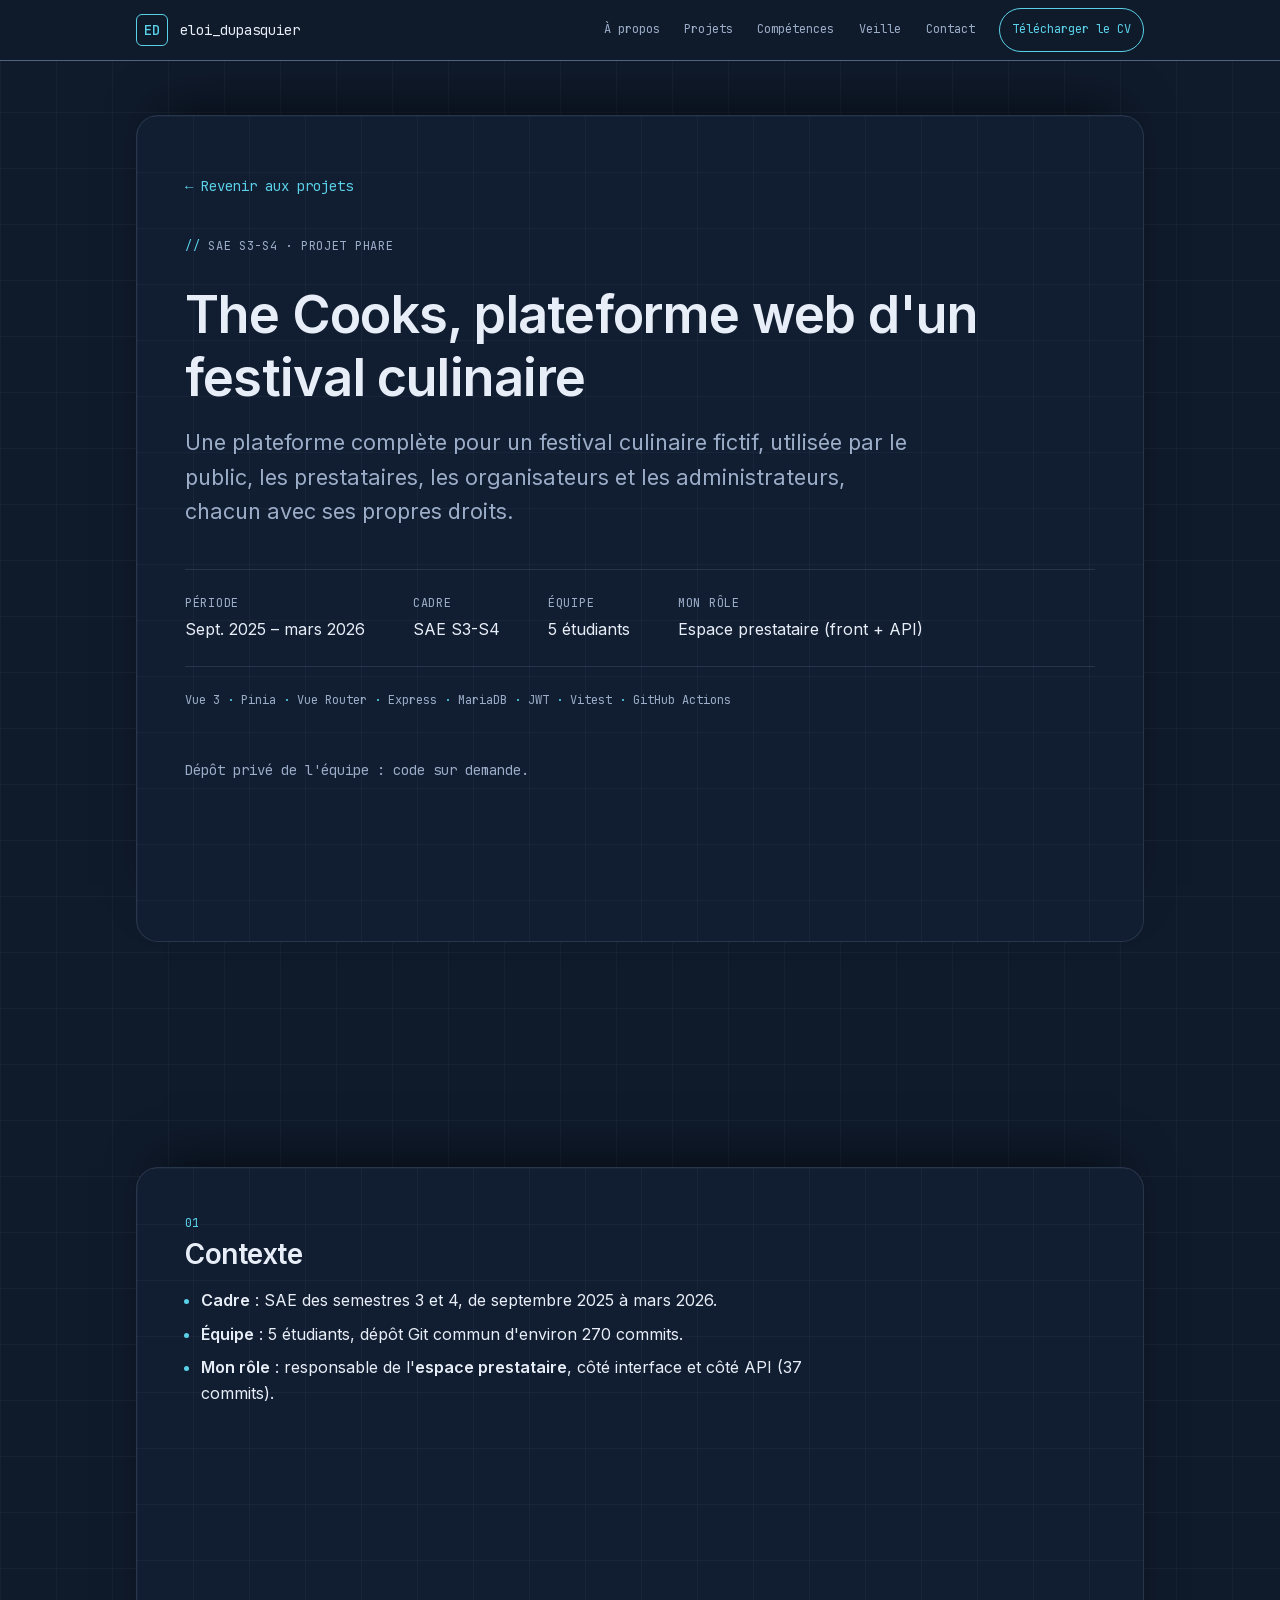
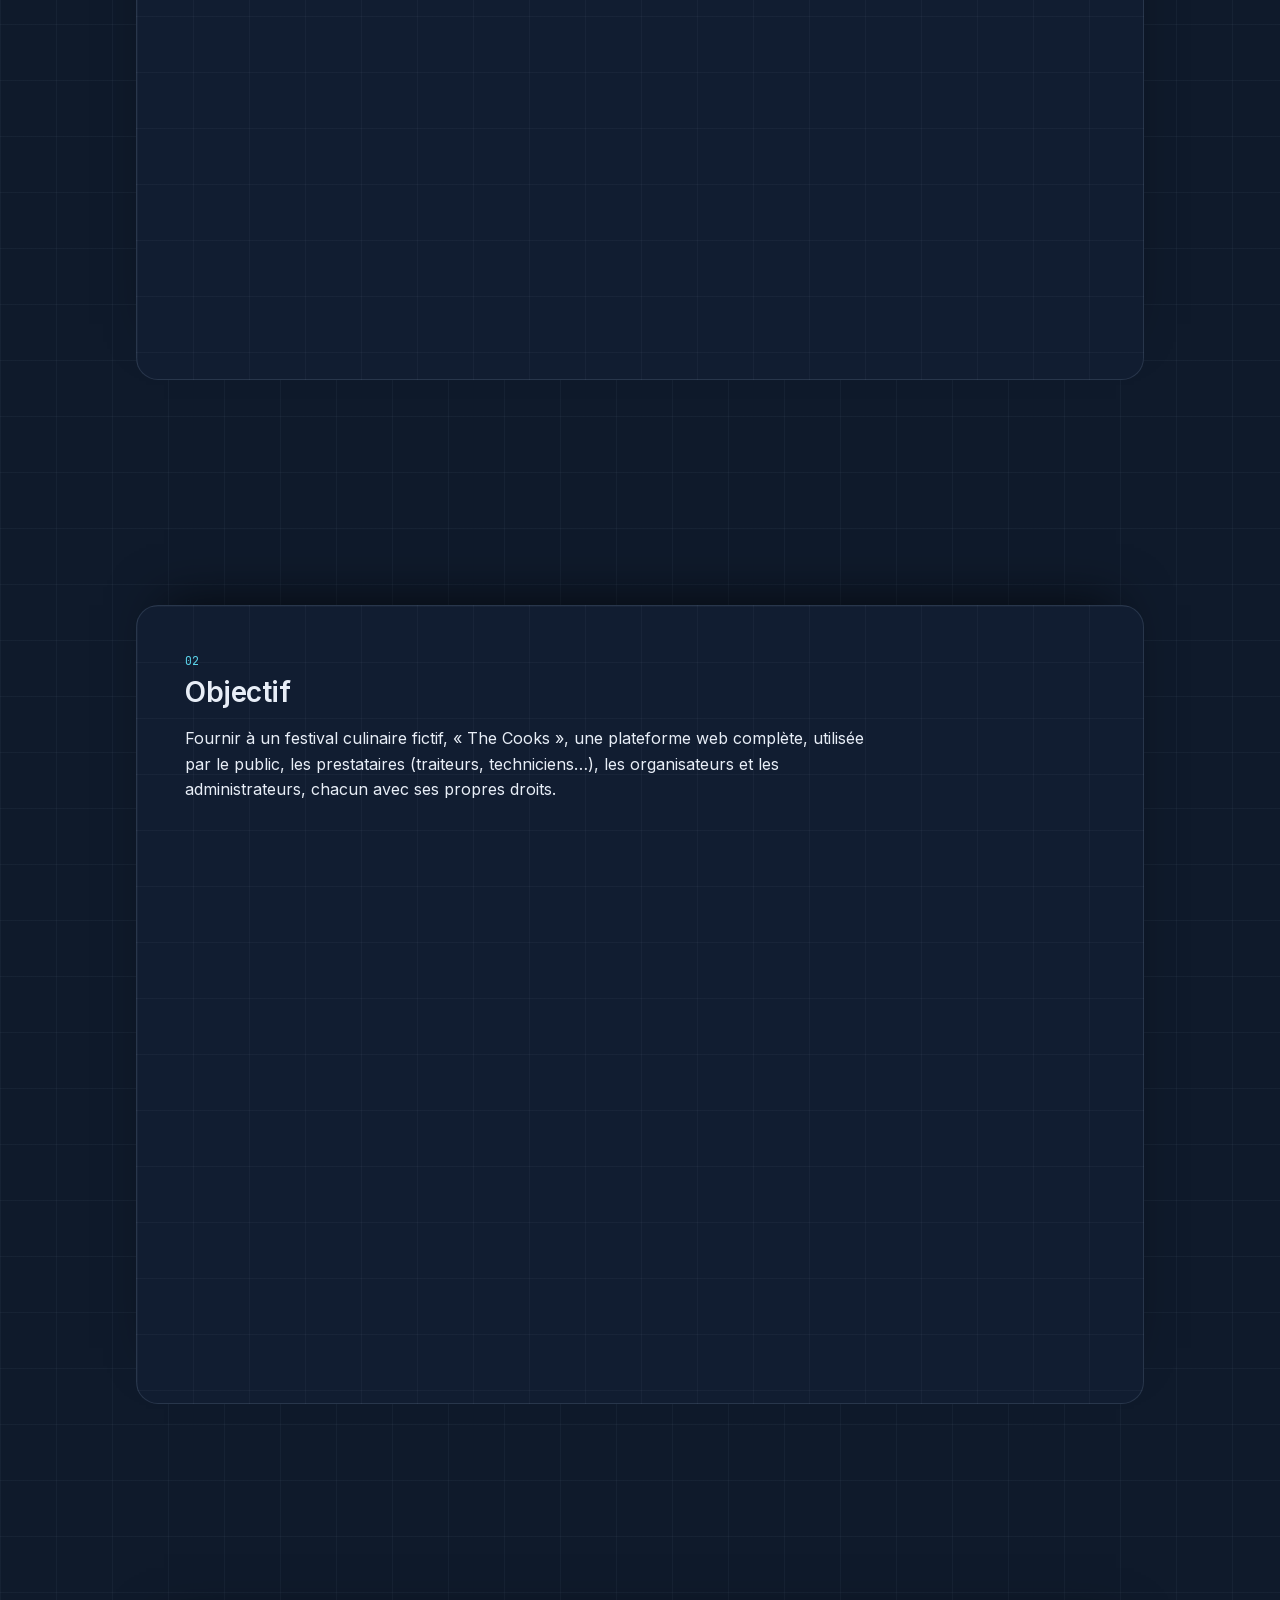
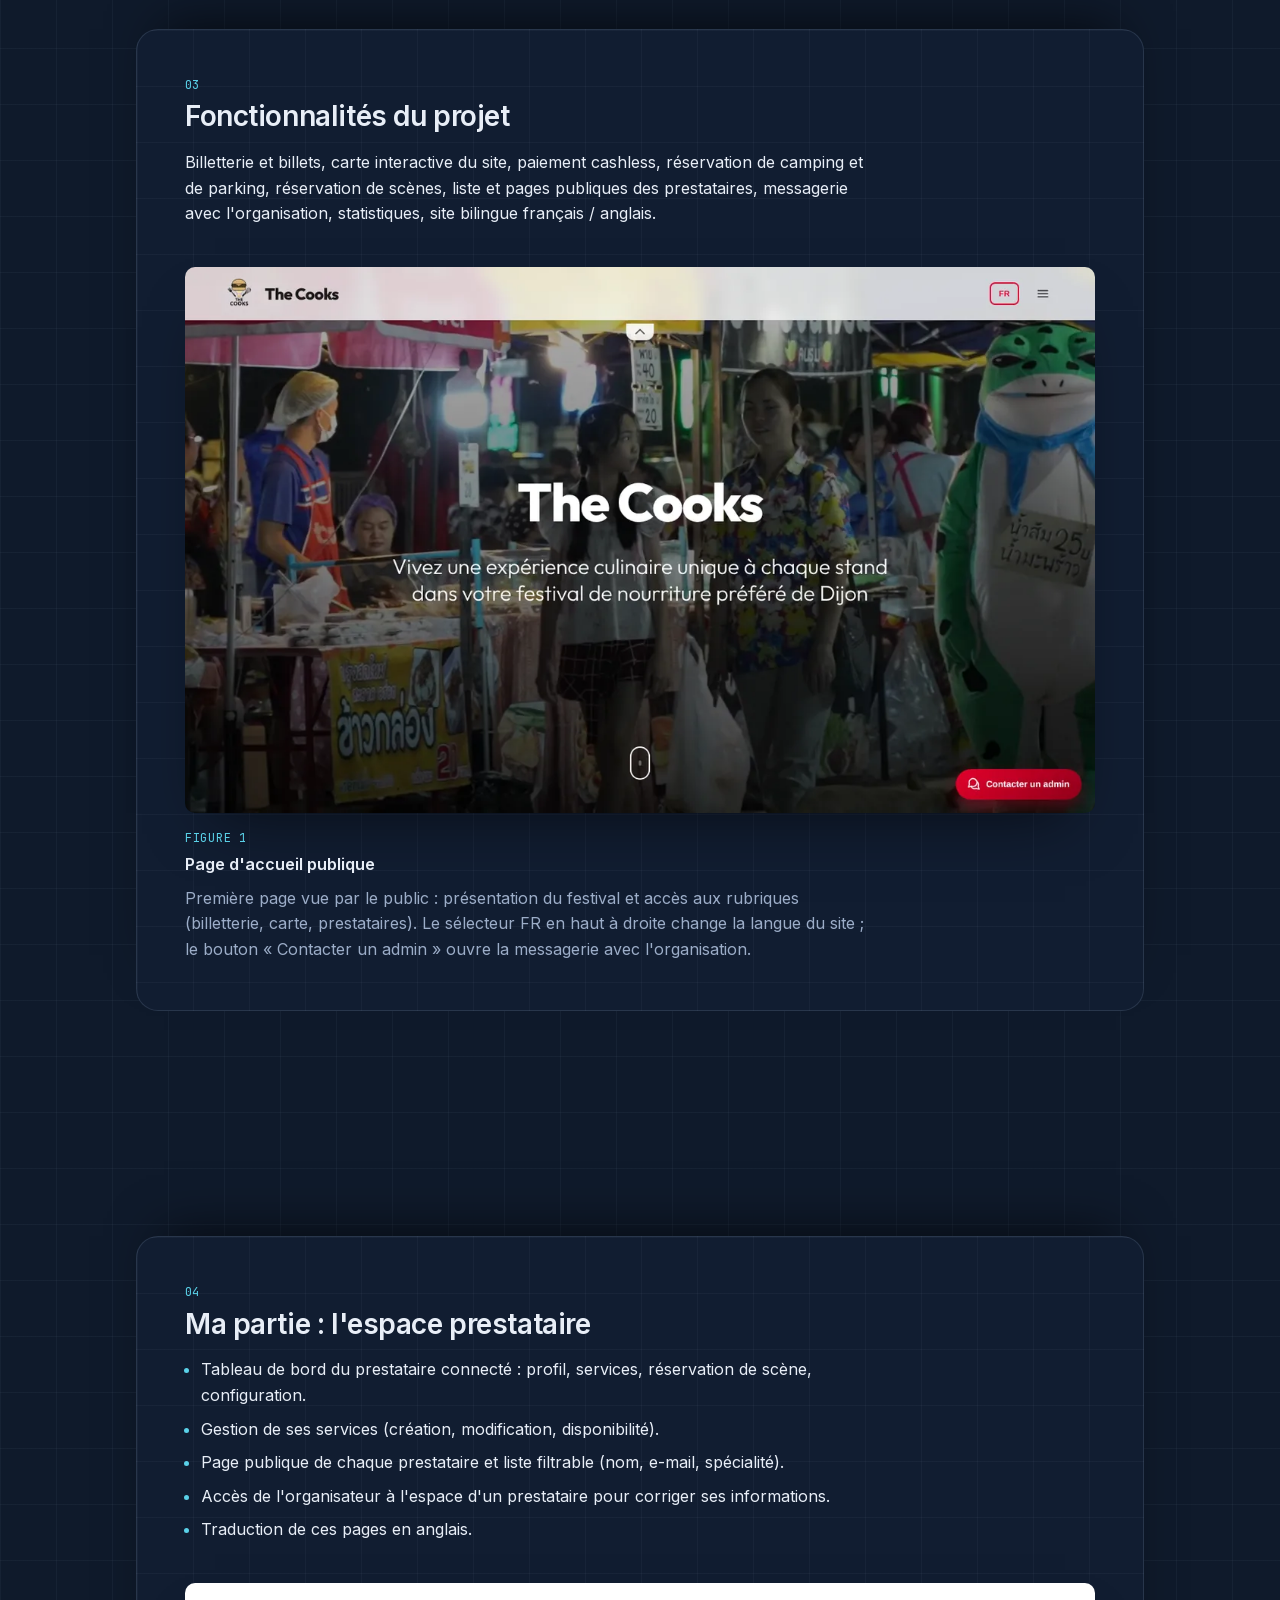
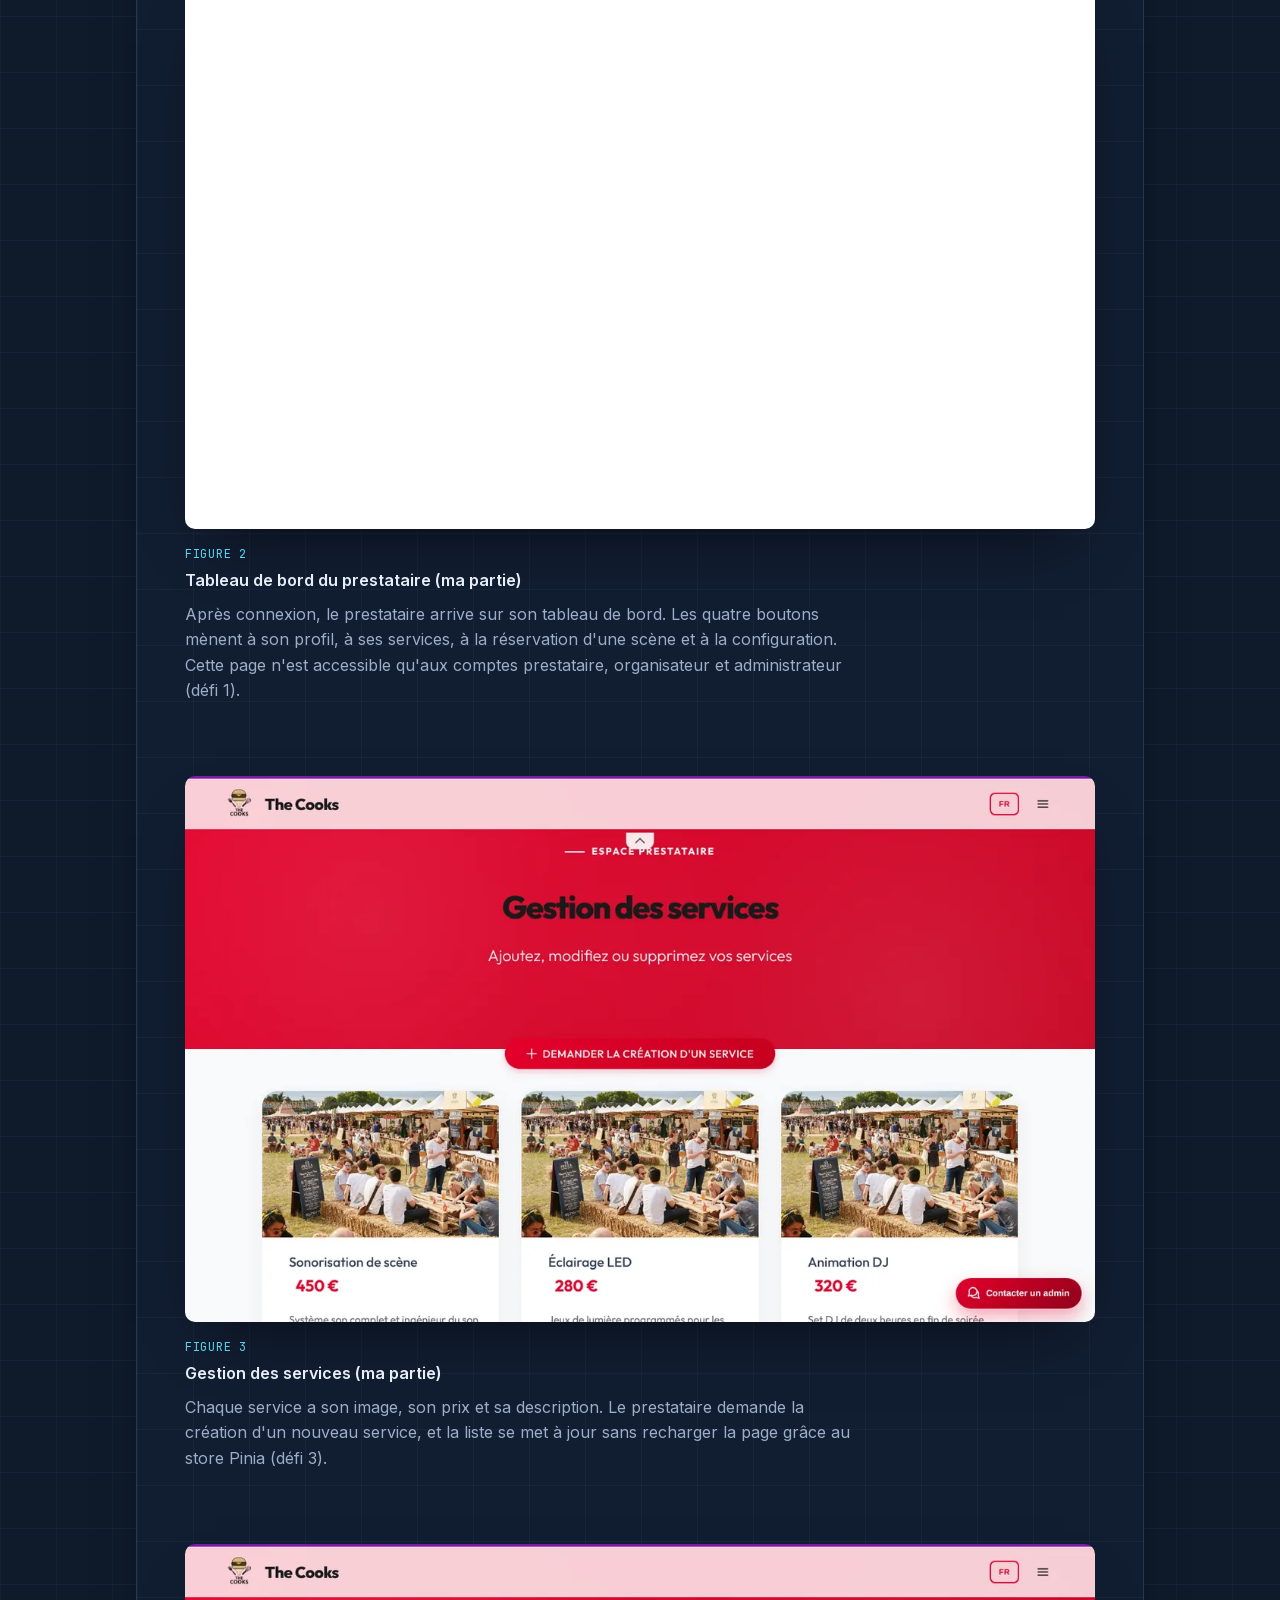
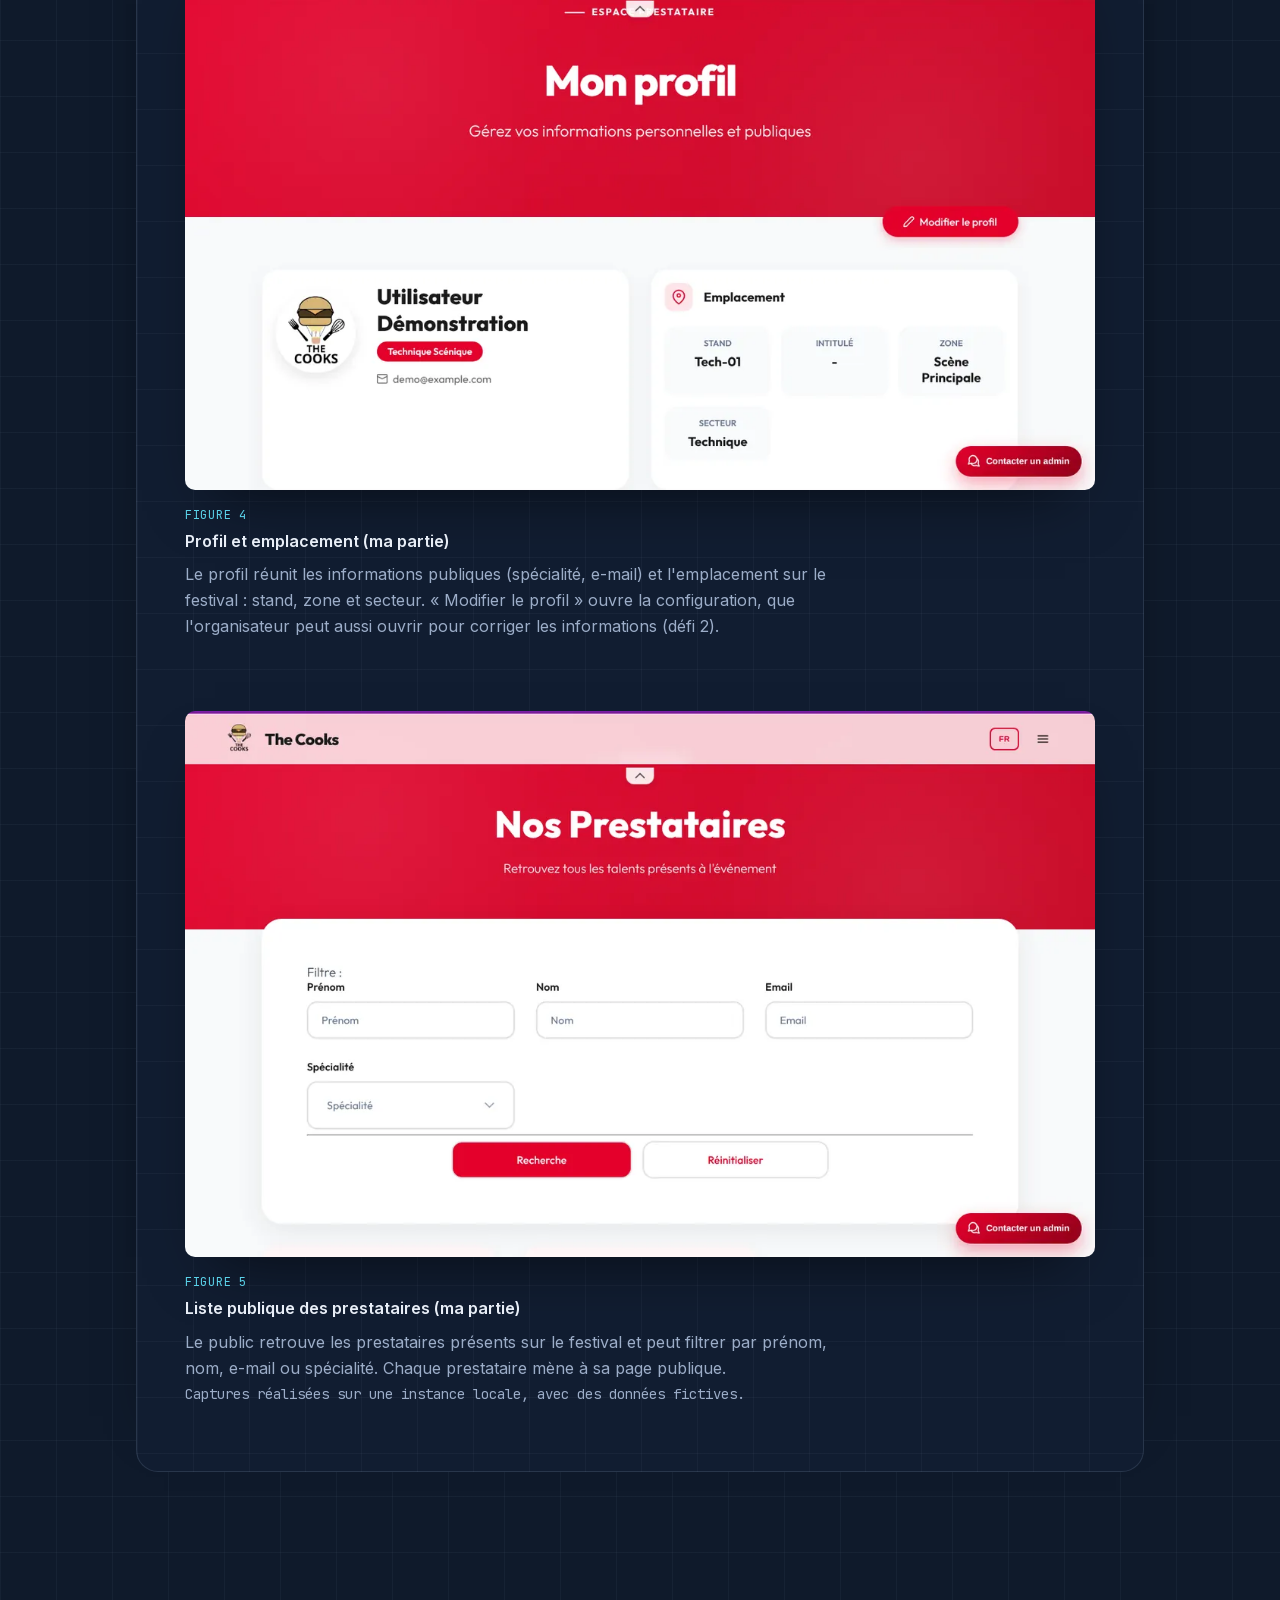
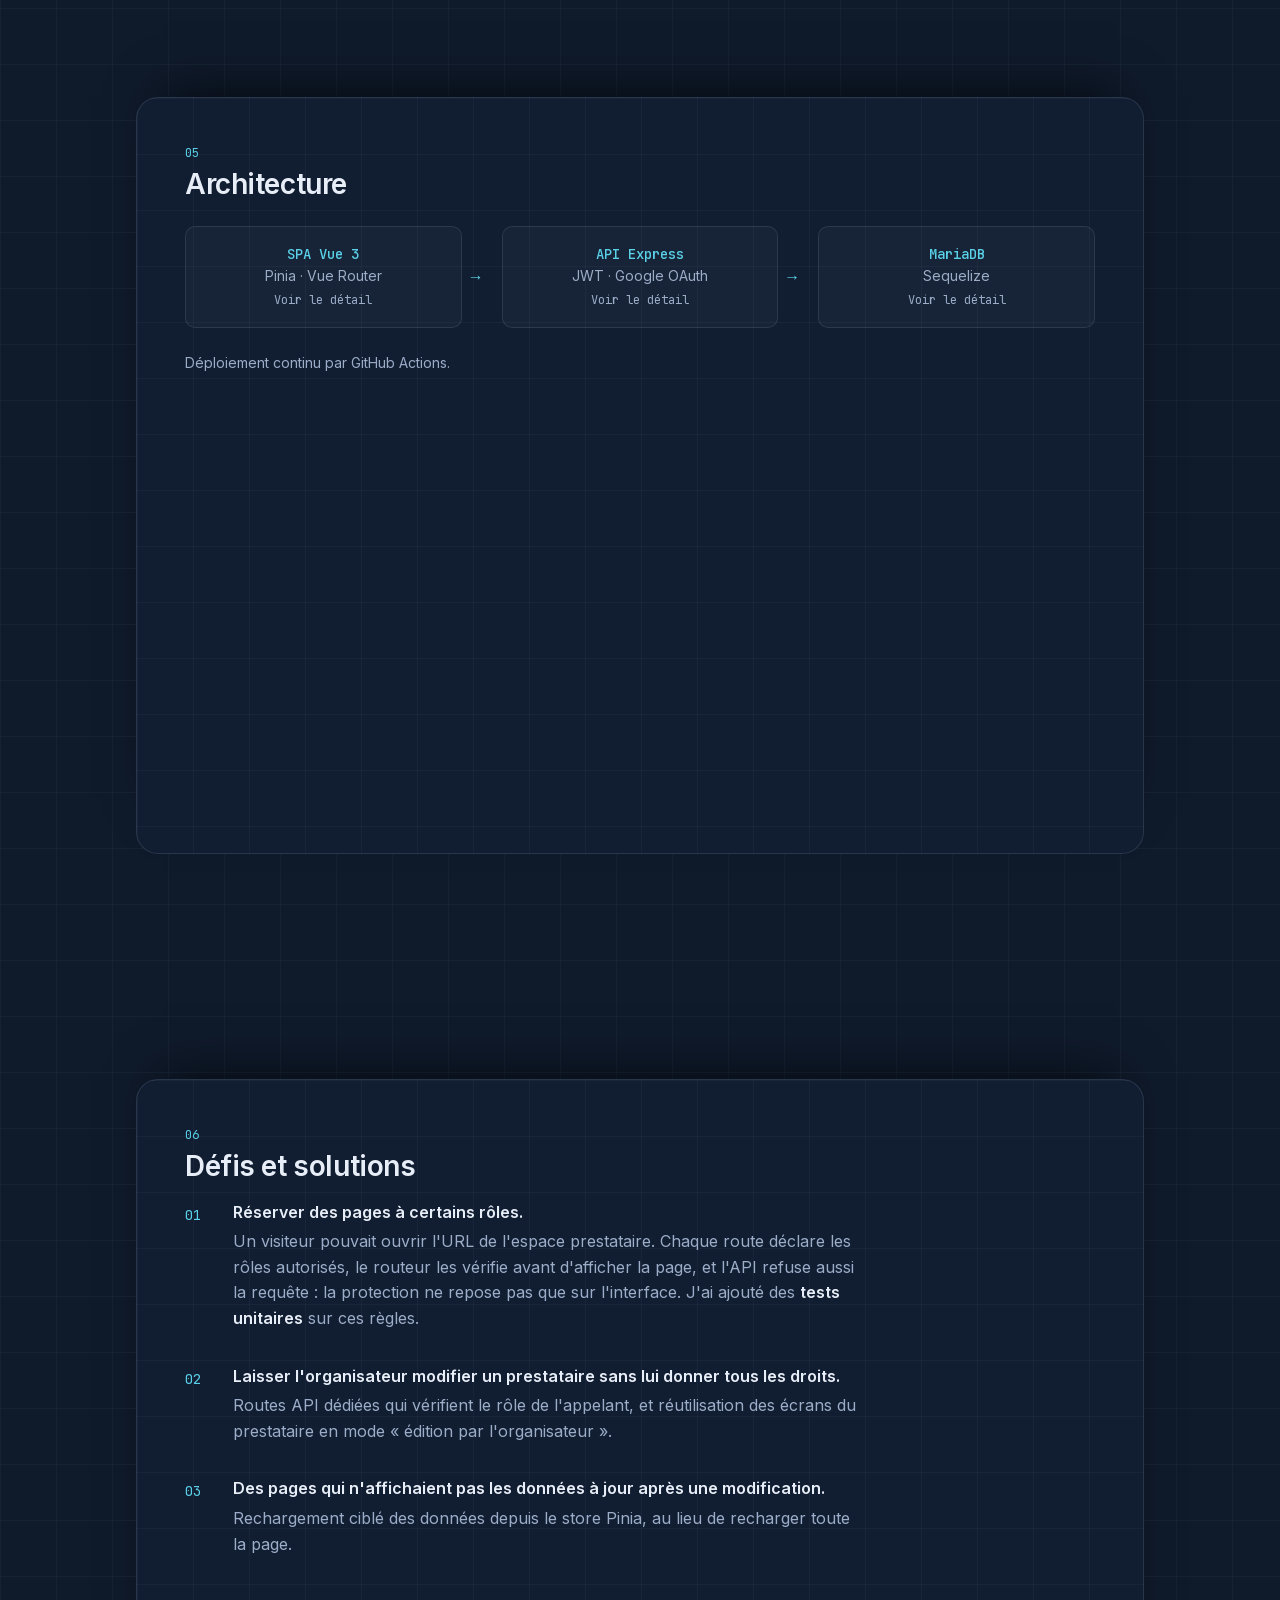
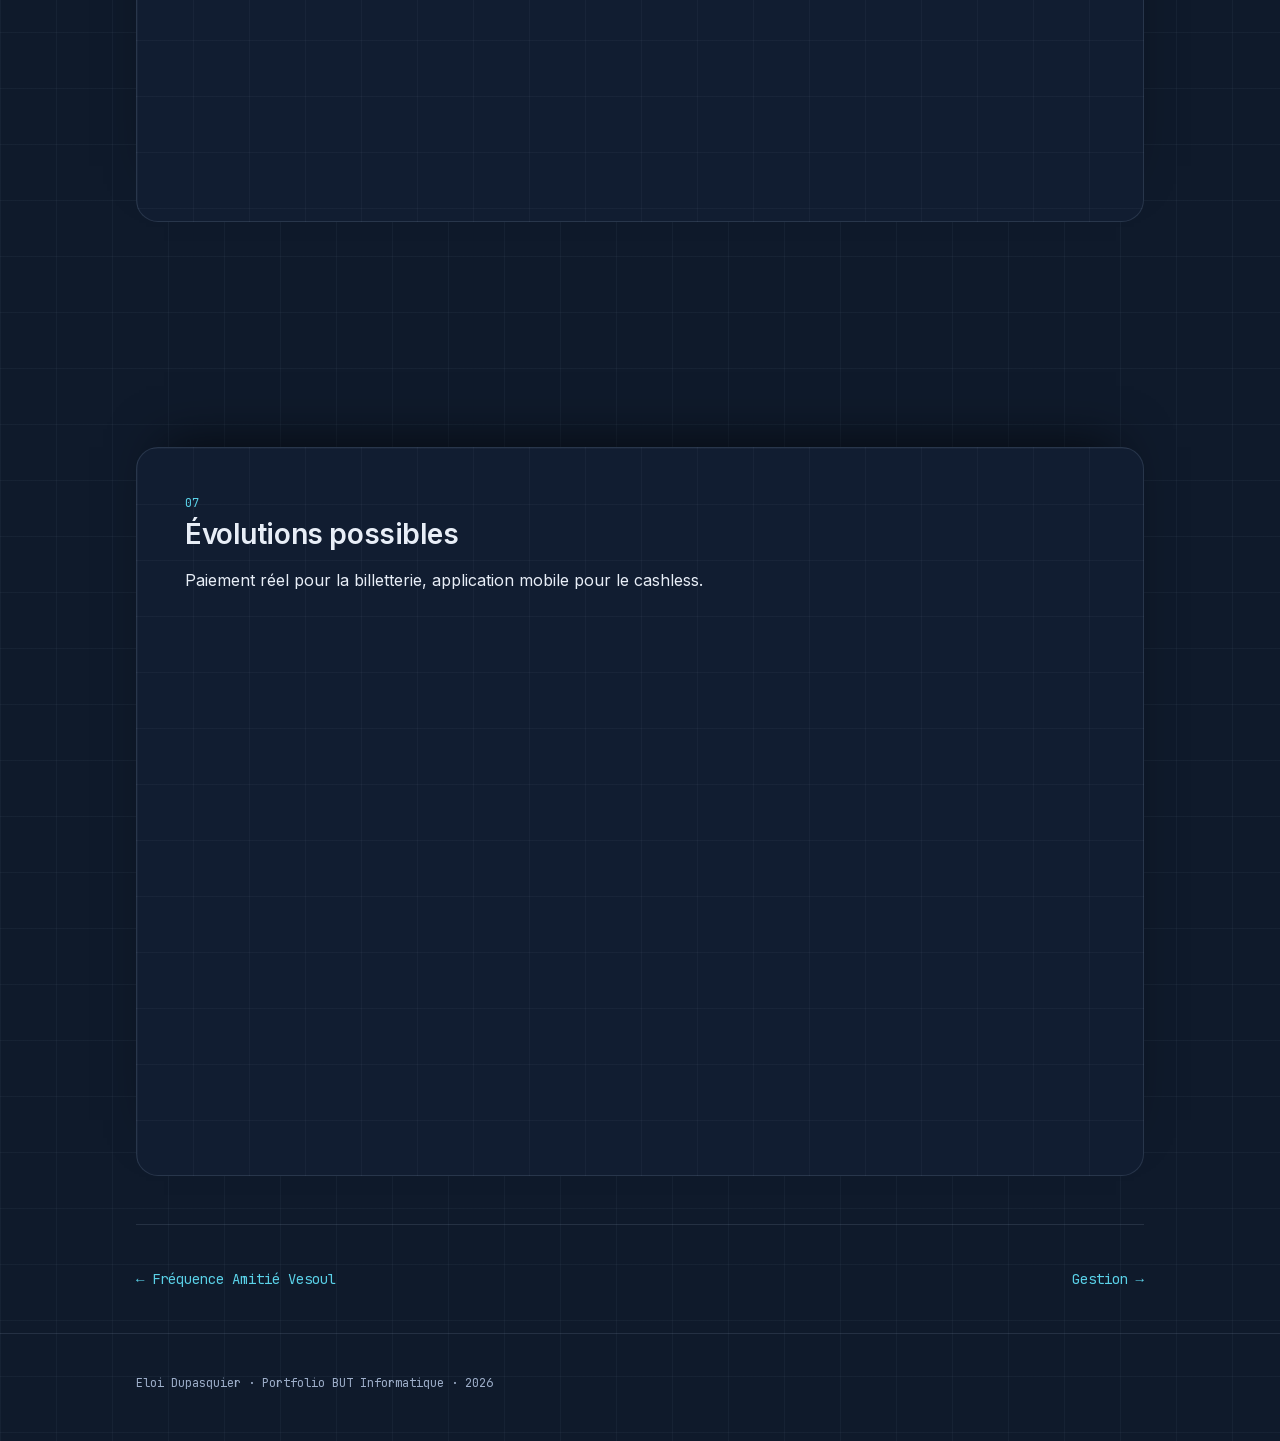
<file: projets/the-cooks.html>
<!DOCTYPE html>
<html lang="fr">
<head>
<meta charset="UTF-8" />
<meta name="viewport" content="width=device-width, initial-scale=1.0, viewport-fit=cover" />
<title>The Cooks, plateforme web de festival — Eloi Dupasquier, portfolio</title>
<meta name="description" content="Étude de cas de la SAE S3-S4 The Cooks : plateforme web d'un festival culinaire en Vue 3 et Express, réalisée à 5. Eloi Dupasquier a développé l'espace prestataire." />
<meta name="author" content="Eloi Dupasquier" />
<meta name="theme-color" content="#0f1a2b" />
<link rel="canonical" href="https://portfolio.edupasquier.me/projets/the-cooks.html" />
<meta property="og:type" content="article" />
<meta property="og:locale" content="fr_FR" />
<meta property="og:title" content="The Cooks, plateforme web de festival — Eloi Dupasquier" />
<meta property="og:description" content="Étude de cas de la SAE S3-S4 The Cooks : plateforme web d'un festival culinaire en Vue 3 et Express, réalisée à 5. Eloi Dupasquier a développé l'espace prestataire." />
<link rel="icon" type="image/svg+xml" href="../favicon.svg" />
<link rel="stylesheet" href="../assets/style.css?v=12" />
</head>
<body>
<a class="skip-link" href="#main">Aller au contenu</a>

<header class="site-header">
  <div class="wrap header-inner">
    <a href="../index.html" class="monogram" aria-label="Revenir à l'accueil du portfolio">
      <span class="monogram-mark" aria-hidden="true">ED</span>
      <span class="monogram-text">eloi_dupasquier</span>
    </a>
    <button type="button" class="nav-toggle" aria-expanded="false" aria-controls="nav-principale"><svg class="nav-toggle-icone" viewBox="0 0 16 16" aria-hidden="true"><path d="M2 4h12M2 8h12M2 12h12"/></svg><span class="nav-toggle-texte">Ouvrir le menu</span></button>
    <nav class="nav" id="nav-principale" aria-label="Navigation principale">
      <a href="../index.html#a-propos">À propos</a>
      <a href="../index.html#projets">Projets</a>
      <a href="../index.html#competences">Compétences</a>
      <a href="../veille/">Veille</a>
      <a href="../index.html#contact">Contact</a>
      <a class="nav-cv" href="../cv/eloi-dupasquier-cv.pdf" download>Télécharger le CV</a>
    </nav>
  </div>
</header>

<main id="main" class="wrap">
  <section class="case-hero stack-card">
    <a class="back" href="../index.html#projets">← Revenir aux projets</a>
    <p class="label">SAE S3-S4 · projet phare</p>
    <h1>The Cooks, plateforme web d'un festival culinaire</h1>
    <p class="lead">Une plateforme complète pour un festival culinaire fictif, utilisée par le public, les prestataires, les organisateurs et les administrateurs, chacun avec ses propres droits.</p>
    <dl class="facts">
      <div><dt>Période</dt><dd>Sept. 2025 – mars 2026</dd></div>
      <div><dt>Cadre</dt><dd>SAE S3-S4</dd></div>
      <div><dt>Équipe</dt><dd>5 étudiants</dd></div>
      <div><dt>Mon rôle</dt><dd>Espace prestataire (front + API)</dd></div>
    </dl>
    <ul class="tags" aria-label="Technologies">
      <li>Vue 3</li><li>Pinia</li><li>Vue Router</li><li>Express</li><li>MariaDB</li><li>JWT</li><li>Vitest</li><li>GitHub Actions</li>
    </ul>
    <div class="links">
    </div>
    <p class="note">Dépôt privé de l'équipe : code sur demande.</p>
  </section>

  <div class="case-body">
    <section class="case-section stack-card">
      <h2><span class="mono">01</span>Contexte</h2>
      <ul>
        <li><strong>Cadre</strong> : SAE des semestres 3 et 4, de septembre 2025 à mars 2026.</li>
        <li><strong>Équipe</strong> : 5 étudiants, dépôt Git commun d'environ 270 commits.</li>
        <li><strong>Mon rôle</strong> : responsable de l'<strong>espace prestataire</strong>, côté interface et côté API (37 commits).</li>
      </ul>
    </section>

    <section class="case-section stack-card">
      <h2><span class="mono">02</span>Objectif</h2>
      <p>Fournir à un festival culinaire fictif, « The Cooks », une plateforme web complète, utilisée par le public, les prestataires (traiteurs, techniciens…), les organisateurs et les administrateurs, chacun avec ses propres droits.</p>
    </section>

    <section class="case-section stack-card">
      <h2><span class="mono">03</span>Fonctionnalités du projet</h2>
      <p>Billetterie et billets, carte interactive du site, paiement cashless, réservation de camping et de parking, réservation de scènes, liste et pages publiques des prestataires, messagerie avec l'organisation, statistiques, site bilingue français / anglais.</p>
      <div class="figures">
        <figure class="figure">
          <img src="../assets/img/cooks-accueil.webp" alt="Page d'accueil du site The Cooks." width="1200" height="720" loading="lazy" decoding="async" />
          <figcaption><span class="fig-num">Figure 1</span><strong>Page d'accueil publique</strong><p>Première page vue par le public : présentation du festival et accès aux rubriques (billetterie, carte, prestataires). Le sélecteur FR en haut à droite change la langue du site ; le bouton « Contacter un admin » ouvre la messagerie avec l'organisation.</p></figcaption>
        </figure>
      </div>
    </section>

    <section class="case-section stack-card">
      <h2><span class="mono">04</span>Ma partie : l'espace prestataire</h2>
      <ul>
        <li>Tableau de bord du prestataire connecté : profil, services, réservation de scène, configuration.</li>
        <li>Gestion de ses services (création, modification, disponibilité).</li>
        <li>Page publique de chaque prestataire et liste filtrable (nom, e-mail, spécialité).</li>
        <li>Accès de l'organisateur à l'espace d'un prestataire pour corriger ses informations.</li>
        <li>Traduction de ces pages en anglais.</li>
      </ul>
      <div class="figures">
        <figure class="figure">
          <img src="../assets/img/cooks-dashboard.webp" alt="Tableau de bord du prestataire : boutons Mon profil, Mes services, Réserver une scène, Configuration." width="1200" height="720" loading="lazy" decoding="async" />
          <figcaption><span class="fig-num">Figure 2</span><strong>Tableau de bord du prestataire (ma partie)</strong><p>Après connexion, le prestataire arrive sur son tableau de bord. Les quatre boutons mènent à son profil, à ses services, à la réservation d'une scène et à la configuration. Cette page n'est accessible qu'aux comptes prestataire, organisateur et administrateur (défi 1).</p></figcaption>
        </figure>
        <figure class="figure">
          <img src="../assets/img/cooks-services.webp" alt="Gestion des services du prestataire : cartes de services avec prix." width="1200" height="720" loading="lazy" decoding="async" />
          <figcaption><span class="fig-num">Figure 3</span><strong>Gestion des services (ma partie)</strong><p>Chaque service a son image, son prix et sa description. Le prestataire demande la création d'un nouveau service, et la liste se met à jour sans recharger la page grâce au store Pinia (défi 3).</p></figcaption>
        </figure>
        <figure class="figure">
          <img src="../assets/img/cooks-profil.webp" alt="Profil du prestataire : spécialité, e-mail et emplacement sur le festival." width="1200" height="720" loading="lazy" decoding="async" />
          <figcaption><span class="fig-num">Figure 4</span><strong>Profil et emplacement (ma partie)</strong><p>Le profil réunit les informations publiques (spécialité, e-mail) et l'emplacement sur le festival : stand, zone et secteur. « Modifier le profil » ouvre la configuration, que l'organisateur peut aussi ouvrir pour corriger les informations (défi 2).</p></figcaption>
        </figure>
        <figure class="figure">
          <img src="../assets/img/cooks-prestataires.webp" alt="Liste publique des prestataires avec filtres par prénom, nom, e-mail et spécialité." width="1200" height="720" loading="lazy" decoding="async" />
          <figcaption><span class="fig-num">Figure 5</span><strong>Liste publique des prestataires (ma partie)</strong><p>Le public retrouve les prestataires présents sur le festival et peut filtrer par prénom, nom, e-mail ou spécialité. Chaque prestataire mène à sa page publique.</p></figcaption>
        </figure>
      </div>
      <p><span class="note">Captures réalisées sur une instance locale, avec des données fictives.</span></p>
    </section>

    <section class="case-section stack-card">
      <h2><span class="mono">05</span>Architecture</h2>
      <ol class="archi" aria-label="Schéma d'architecture">
        <li><button type="button" class="archi-btn" aria-controls="archi-2-1" aria-expanded="false"><strong>SPA Vue 3</strong><span>Pinia · Vue Router</span></button></li>
        <li><button type="button" class="archi-btn" aria-controls="archi-2-2" aria-expanded="false"><strong>API Express</strong><span>JWT · Google OAuth</span></button></li>
        <li><button type="button" class="archi-btn" aria-controls="archi-2-3" aria-expanded="false"><strong>MariaDB</strong><span>Sequelize</span></button></li>
      </ol>
      <dl class="archi-details">
        <div id="archi-2-1"><dt>SPA Vue 3</dt><dd>Pages par rôle, état partagé dans des stores Pinia, routes protégées par rôle, traduction français / anglais.</dd></div>
        <div id="archi-2-2"><dt>API Express</dt><dd>Routes REST (prestataires, services, billets, cashless, messagerie), authentification JWT et Google OAuth, rôle vérifié sur chaque route sensible.</dd></div>
        <div id="archi-2-3"><dt>MariaDB</dt><dd>Modèles Sequelize : utilisateurs, services, scènes, transactions et messages.</dd></div>
      </dl>
      <p class="archi-note">Déploiement continu par GitHub Actions.</p>
    </section>

    <section class="case-section stack-card">
      <h2><span class="mono">06</span>Défis et solutions</h2>
      <ol class="challenges">
        <li><strong>Réserver des pages à certains rôles.</strong><p>Un visiteur pouvait ouvrir l'URL de l'espace prestataire. Chaque route déclare les rôles autorisés, le routeur les vérifie avant d'afficher la page, et l'API refuse aussi la requête : la protection ne repose pas que sur l'interface. J'ai ajouté des <strong>tests unitaires</strong> sur ces règles.</p></li>
        <li><strong>Laisser l'organisateur modifier un prestataire sans lui donner tous les droits.</strong><p>Routes API dédiées qui vérifient le rôle de l'appelant, et réutilisation des écrans du prestataire en mode « édition par l'organisateur ».</p></li>
        <li><strong>Des pages qui n'affichaient pas les données à jour après une modification.</strong><p>Rechargement ciblé des données depuis le store Pinia, au lieu de recharger toute la page.</p></li>
      </ol>
    </section>

    <section class="case-section stack-card">
      <h2><span class="mono">07</span>Évolutions possibles</h2>
      <p>Paiement réel pour la billetterie, application mobile pour le cashless.</p>
    </section>
  </div>

  <nav class="case-nav" aria-label="Projets">
    <a href="frequence-amitie-vesoul.html">← Fréquence Amitié Vesoul</a>
    <a href="gestion.html">Gestion →</a>
  </nav>
</main>

<footer class="site-footer">
  <div class="wrap">Eloi Dupasquier · Portfolio BUT Informatique · 2026</div>
</footer>
<script src="../assets/anim.js?v=12" defer></script>
</body>
</html>
</file>
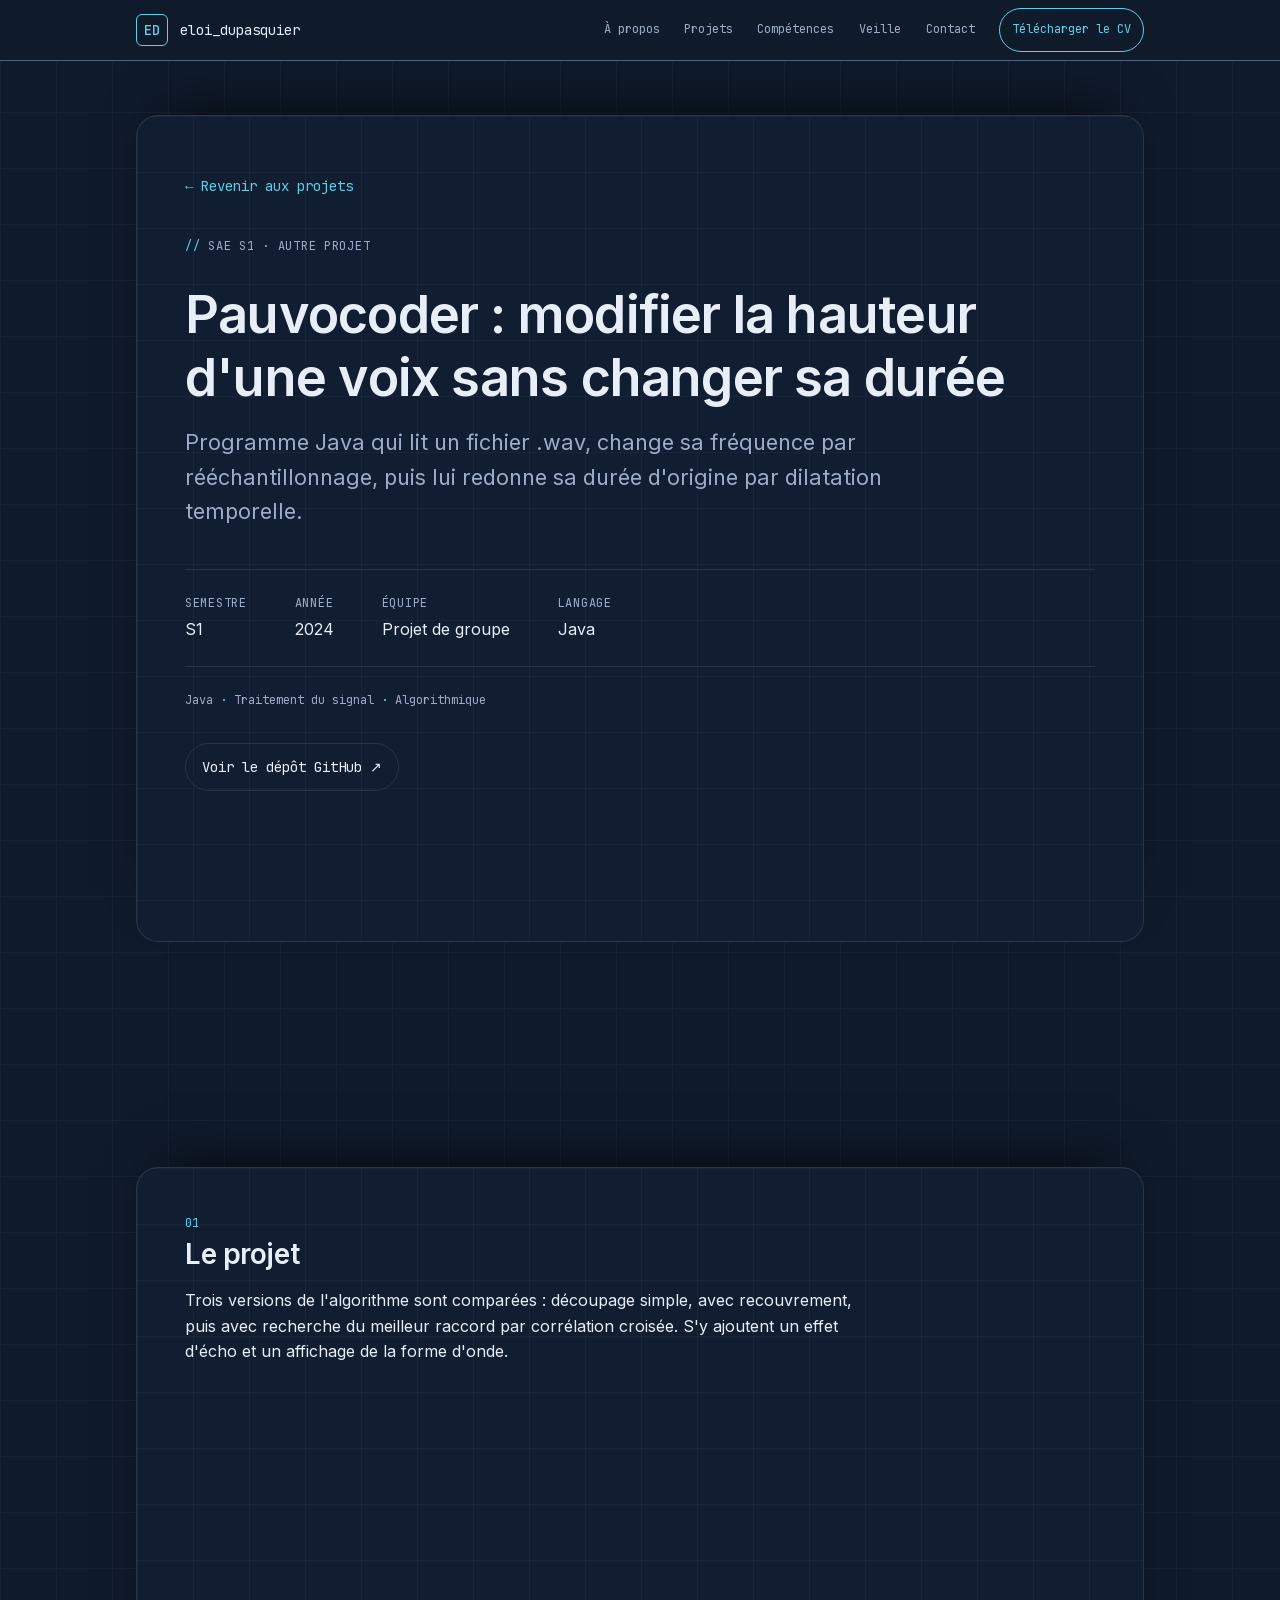
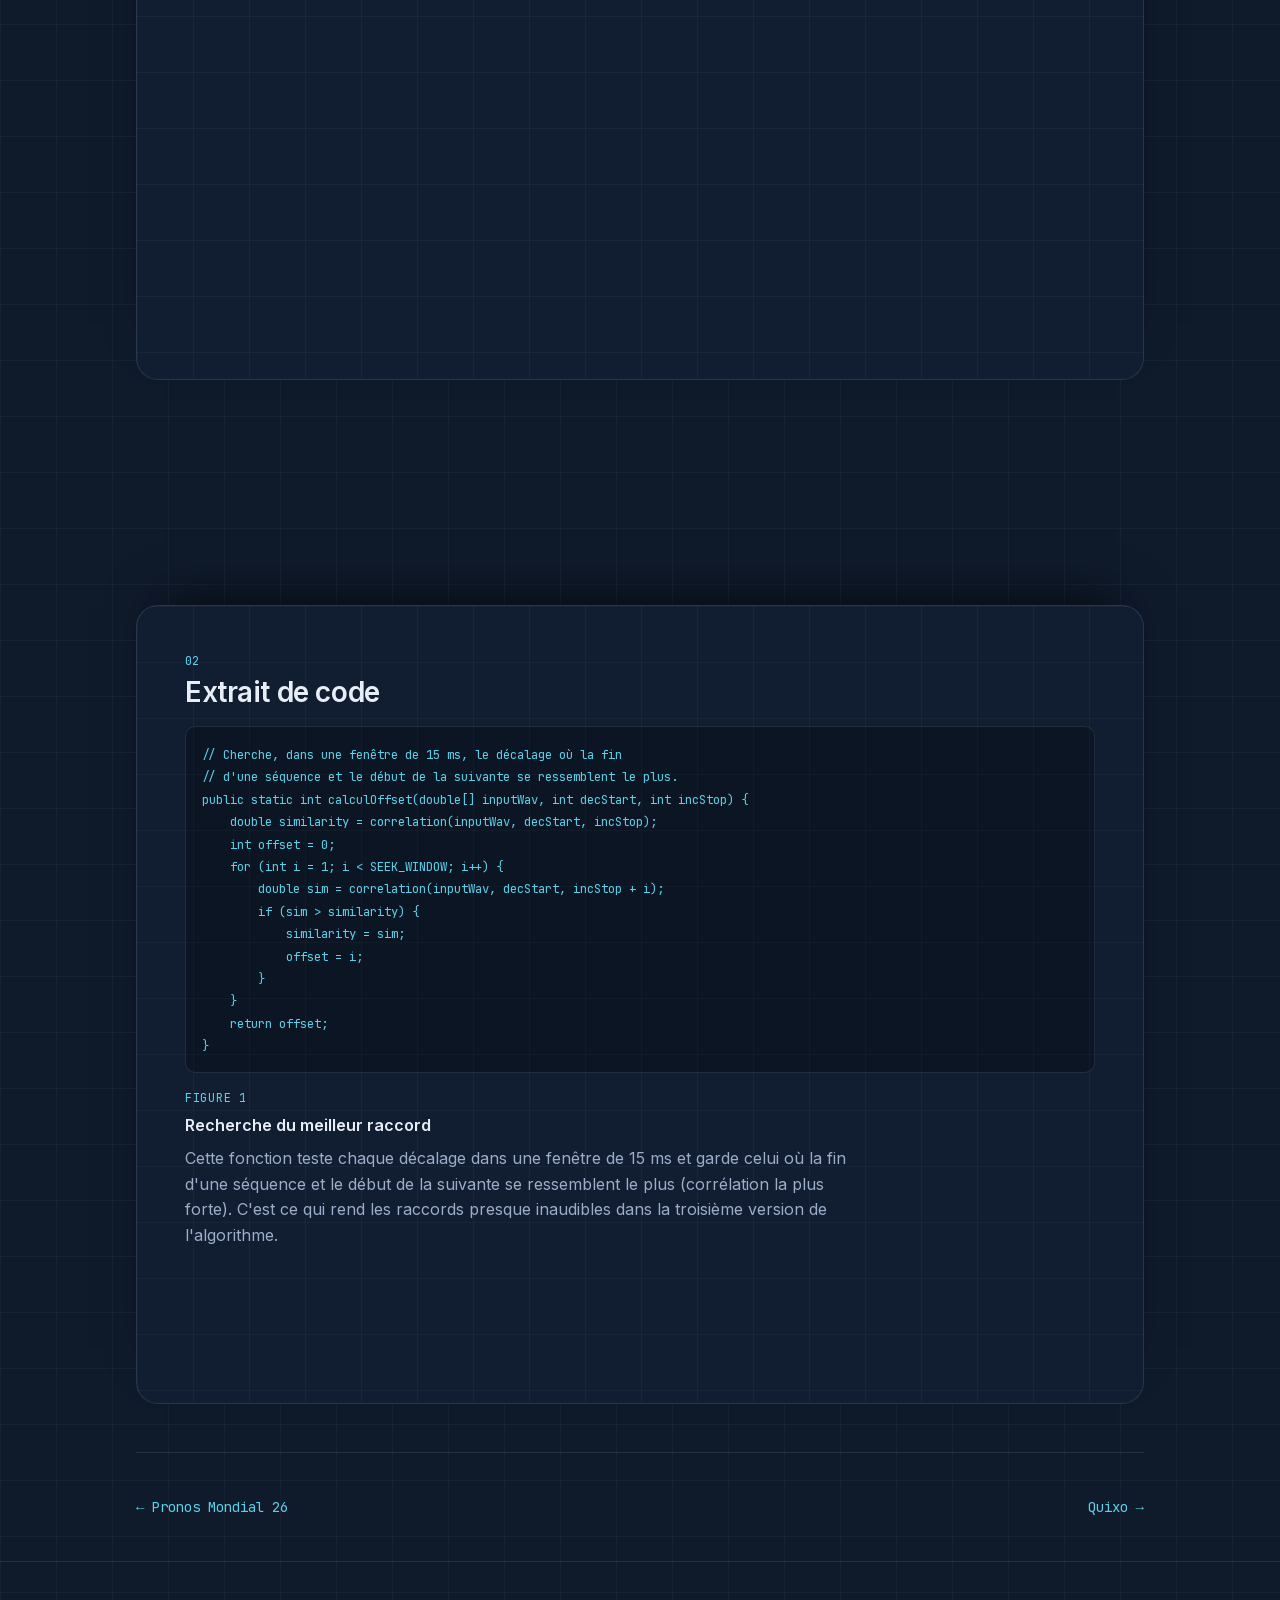
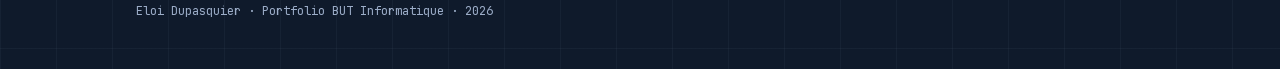
<file: projets/vocodeur.html>
<!DOCTYPE html>
<html lang="fr">
<head>
<meta charset="UTF-8" />
<meta name="viewport" content="width=device-width, initial-scale=1.0, viewport-fit=cover" />
<title>Vocodeur en Java — Eloi Dupasquier, portfolio</title>
<meta name="description" content="Vocodeur en Java (SAE S1, BUT Informatique) : rééchantillonnage, dilatation temporelle et corrélation croisée." />
<meta name="author" content="Eloi Dupasquier" />
<meta name="theme-color" content="#0f1a2b" />
<link rel="canonical" href="https://portfolio.edupasquier.me/projets/vocodeur.html" />
<meta property="og:type" content="article" />
<meta property="og:locale" content="fr_FR" />
<meta property="og:title" content="Vocodeur en Java — Eloi Dupasquier" />
<meta property="og:description" content="Vocodeur en Java (SAE S1, BUT Informatique) : rééchantillonnage, dilatation temporelle et corrélation croisée." />
<link rel="icon" type="image/svg+xml" href="../favicon.svg" />
<link rel="stylesheet" href="../assets/style.css?v=12" />
</head>
<body>
<a class="skip-link" href="#main">Aller au contenu</a>

<header class="site-header">
  <div class="wrap header-inner">
    <a href="../index.html" class="monogram" aria-label="Revenir à l'accueil du portfolio">
      <span class="monogram-mark" aria-hidden="true">ED</span>
      <span class="monogram-text">eloi_dupasquier</span>
    </a>
    <button type="button" class="nav-toggle" aria-expanded="false" aria-controls="nav-principale"><svg class="nav-toggle-icone" viewBox="0 0 16 16" aria-hidden="true"><path d="M2 4h12M2 8h12M2 12h12"/></svg><span class="nav-toggle-texte">Ouvrir le menu</span></button>
    <nav class="nav" id="nav-principale" aria-label="Navigation principale">
      <a href="../index.html#a-propos">À propos</a>
      <a href="../index.html#projets">Projets</a>
      <a href="../index.html#competences">Compétences</a>
      <a href="../veille/">Veille</a>
      <a href="../index.html#contact">Contact</a>
      <a class="nav-cv" href="../cv/eloi-dupasquier-cv.pdf" download>Télécharger le CV</a>
    </nav>
  </div>
</header>

<main id="main" class="wrap">
  <section class="case-hero stack-card">
    <a class="back" href="../index.html#projets">← Revenir aux projets</a>
    <p class="label">SAE S1 · autre projet</p>
    <h1>Pauvocoder : modifier la hauteur d'une voix sans changer sa durée</h1>
    <p class="lead">Programme Java qui lit un fichier .wav, change sa fréquence par rééchantillonnage, puis lui redonne sa durée d'origine par dilatation temporelle.</p>
    <dl class="facts">
      <div><dt>Semestre</dt><dd>S1</dd></div>
      <div><dt>Année</dt><dd>2024</dd></div>
      <div><dt>Équipe</dt><dd>Projet de groupe</dd></div>
      <div><dt>Langage</dt><dd>Java</dd></div>
    </dl>
    <ul class="tags" aria-label="Technologies">
      <li>Java</li><li>Traitement du signal</li><li>Algorithmique</li>
    </ul>
    <div class="links">
      <a class="button" href="https://github.com/mdumain/Vocodeur" rel="noopener">Voir le dépôt GitHub ↗</a>
    </div>
  </section>

  <div class="case-body">
    <section class="case-section stack-card">
      <h2><span class="mono">01</span>Le projet</h2>
      <p>Trois versions de l'algorithme sont comparées : découpage simple, avec recouvrement, puis avec recherche du meilleur raccord par corrélation croisée. S'y ajoutent un effet d'écho et un affichage de la forme d'onde.</p>
    </section>

    <section class="case-section stack-card">
      <h2><span class="mono">02</span>Extrait de code</h2>
      <figure class="figure">
        <pre class="code"><code>// Cherche, dans une fenêtre de 15 ms, le décalage où la fin
// d&#x27;une séquence et le début de la suivante se ressemblent le plus.
public static int calculOffset(double[] inputWav, int decStart, int incStop) {
    double similarity = correlation(inputWav, decStart, incStop);
    int offset = 0;
    for (int i = 1; i &lt; SEEK_WINDOW; i++) {
        double sim = correlation(inputWav, decStart, incStop + i);
        if (sim &gt; similarity) {
            similarity = sim;
            offset = i;
        }
    }
    return offset;
}</code></pre>
        <figcaption><span class="fig-num">Figure 1</span><strong>Recherche du meilleur raccord</strong><p>Cette fonction teste chaque décalage dans une fenêtre de 15 ms et garde celui où la fin d'une séquence et le début de la suivante se ressemblent le plus (corrélation la plus forte). C'est ce qui rend les raccords presque inaudibles dans la troisième version de l'algorithme.</p></figcaption>
      </figure>
    </section>
  </div>

  <nav class="case-nav" aria-label="Projets">
    <a href="pronos-mondial-26.html">← Pronos Mondial 26</a>
    <a href="quixo.html">Quixo →</a>
  </nav>
</main>

<footer class="site-footer">
  <div class="wrap">Eloi Dupasquier · Portfolio BUT Informatique · 2026</div>
</footer>
<script src="../assets/anim.js?v=12" defer></script>
</body>
</html>
</file>
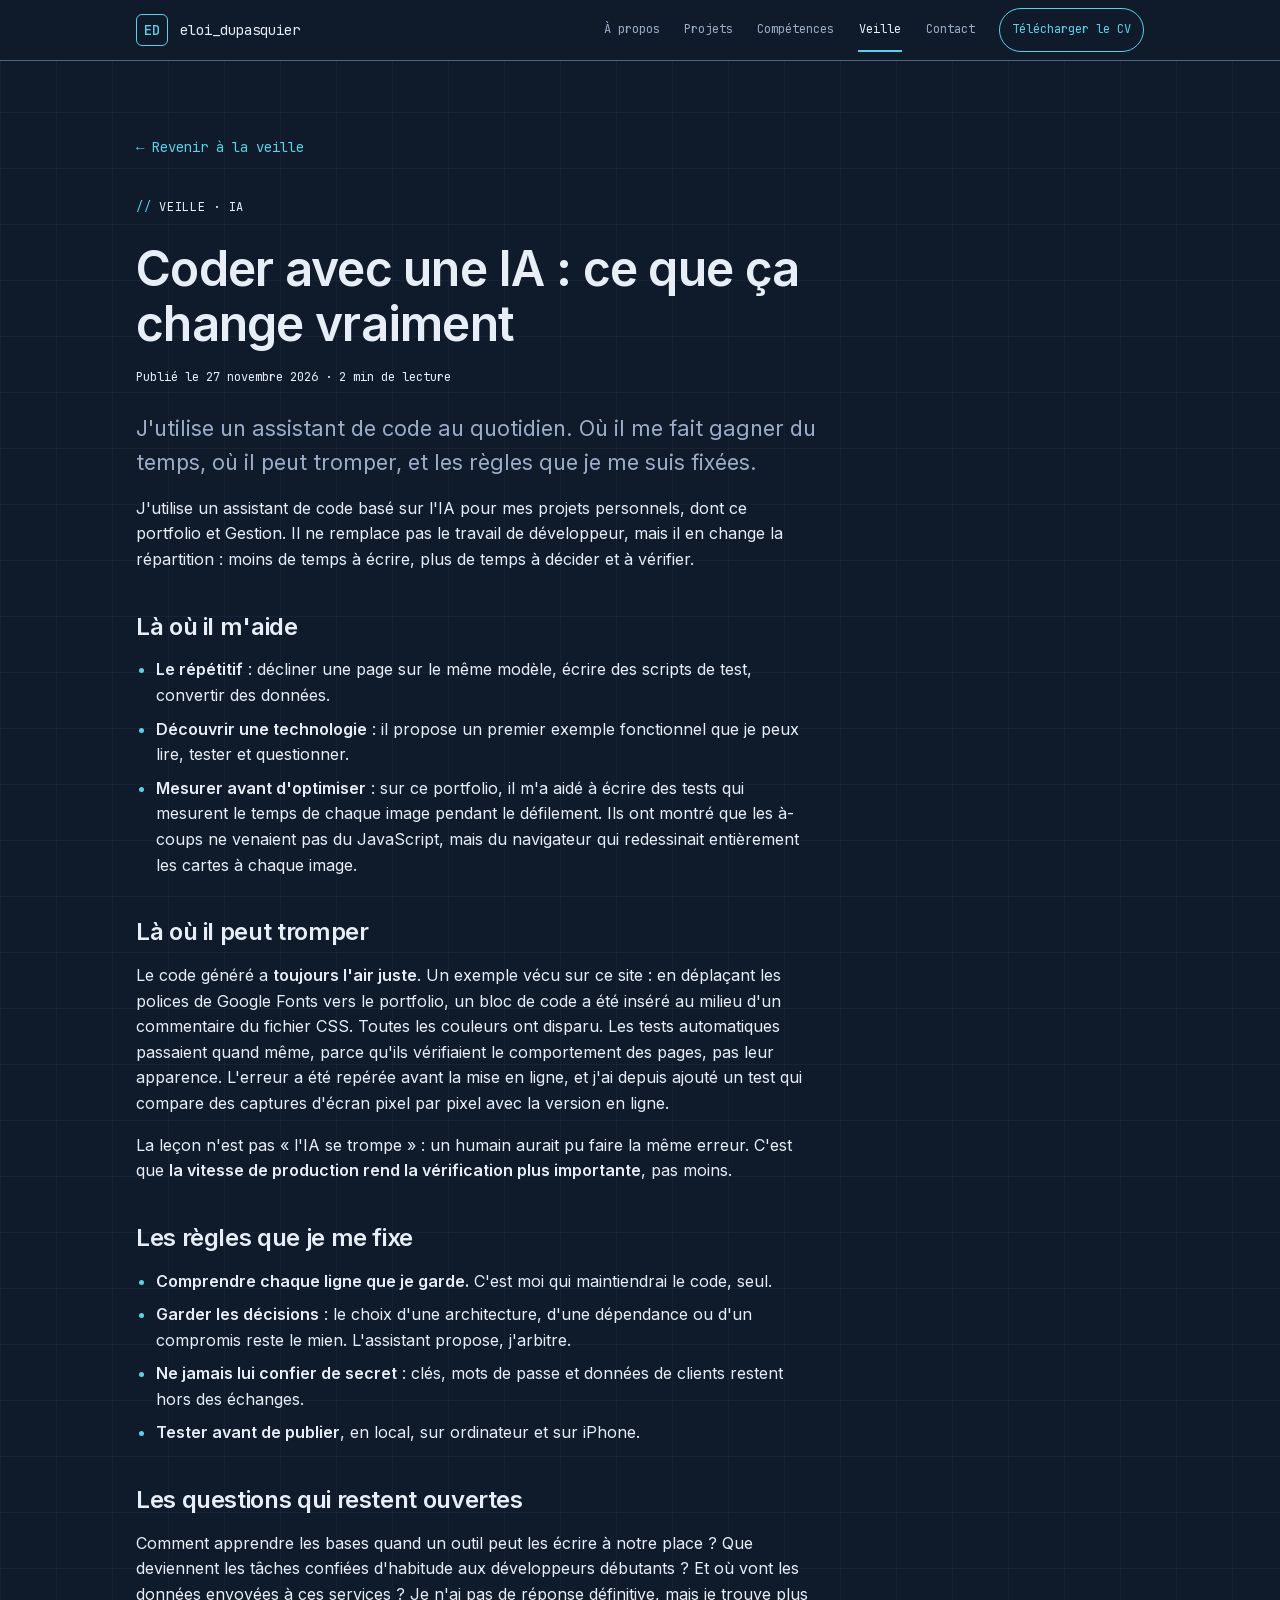
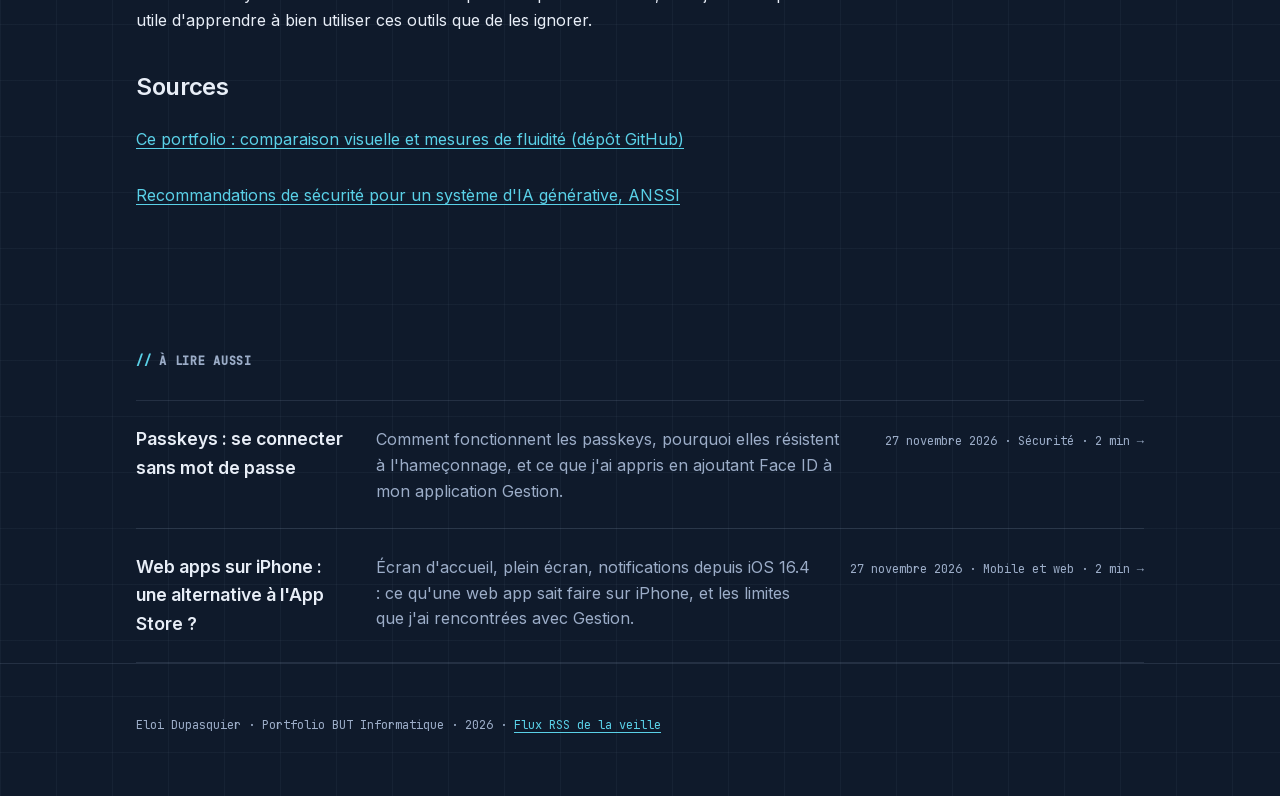
<file: veille/coder-avec-une-ia.html>
<!DOCTYPE html>
<html lang="fr">
<head>
<meta charset="UTF-8" />
<meta name="viewport" content="width=device-width, initial-scale=1.0, viewport-fit=cover" />
<title>Coder avec une IA : ce que ça change vraiment — Veille, Eloi Dupasquier</title>
<meta name="description" content="J'utilise un assistant de code au quotidien. Où il me fait gagner du temps, où il peut tromper, et les règles que je me suis fixées." />
<meta name="author" content="Eloi Dupasquier" />
<meta name="theme-color" content="#0f1a2b" />
<link rel="canonical" href="https://portfolio.edupasquier.me/veille/coder-avec-une-ia.html" />
<meta property="og:type" content="article" />
<meta property="og:locale" content="fr_FR" />
<meta property="og:title" content="Coder avec une IA : ce que ça change vraiment — Veille, Eloi Dupasquier" />
<meta property="og:description" content="J'utilise un assistant de code au quotidien. Où il me fait gagner du temps, où il peut tromper, et les règles que je me suis fixées." />
<link rel="icon" type="image/svg+xml" href="../favicon.svg" />
<link rel="alternate" type="application/rss+xml" title="Veille informatique — Eloi Dupasquier" href="https://portfolio.edupasquier.me/veille/feed.xml" />
<link rel="stylesheet" href="../assets/style.css?v=12" />
</head>
<body>
<a class="skip-link" href="#main">Aller au contenu</a>

<header class="site-header">
  <div class="wrap header-inner">
    <a href="../index.html" class="monogram" aria-label="Revenir à l'accueil du portfolio">
      <span class="monogram-mark" aria-hidden="true">ED</span>
      <span class="monogram-text">eloi_dupasquier</span>
    </a>
    <button type="button" class="nav-toggle" aria-expanded="false" aria-controls="nav-principale"><svg class="nav-toggle-icone" viewBox="0 0 16 16" aria-hidden="true"><path d="M2 4h12M2 8h12M2 12h12"/></svg><span class="nav-toggle-texte">Ouvrir le menu</span></button>
    <nav class="nav" id="nav-principale" aria-label="Navigation principale">
      <a href="../index.html#a-propos">À propos</a>
      <a href="../index.html#projets">Projets</a>
      <a href="../index.html#competences">Compétences</a>
      <a href="../veille/" aria-current="page" class="actif">Veille</a>
      <a href="../index.html#contact">Contact</a>
      <a class="nav-cv" href="../cv/eloi-dupasquier-cv.pdf" download>Télécharger le CV</a>
    </nav>
  </div>
</header>

<main id="main" class="wrap">
  <article class="billet">
    <a class="back" href="./">← Revenir à la veille</a>
    <p class="label">Veille · IA</p>
    <h1>Coder avec une IA : ce que ça change vraiment</h1>
    <p class="billet-meta">Publié le <time datetime="2026-11-27">27 novembre 2026</time> · 2 min de lecture</p>
    <p class="lead">J'utilise un assistant de code au quotidien. Où il me fait gagner du temps, où il peut tromper, et les règles que je me suis fixées.</p>
<p>J'utilise un assistant de code basé sur l'IA pour mes projets personnels, dont ce portfolio et Gestion. Il ne remplace pas le travail de développeur, mais il en change la répartition : moins de temps à écrire, plus de temps à décider et à vérifier.</p>

<h2>Là où il m'aide</h2>
<ul>
  <li><strong>Le répétitif</strong> : décliner une page sur le même modèle, écrire des scripts de test, convertir des données.</li>
  <li><strong>Découvrir une technologie</strong> : il propose un premier exemple fonctionnel que je peux lire, tester et questionner.</li>
  <li><strong>Mesurer avant d'optimiser</strong> : sur ce portfolio, il m'a aidé à écrire des tests qui mesurent le temps de chaque image pendant le défilement. Ils ont montré que les à-coups ne venaient pas du JavaScript, mais du navigateur qui redessinait entièrement les cartes à chaque image.</li>
</ul>

<h2>Là où il peut tromper</h2>
<p>Le code généré a <strong>toujours l'air juste</strong>. Un exemple vécu sur ce site : en déplaçant les polices de Google Fonts vers le portfolio, un bloc de code a été inséré au milieu d'un commentaire du fichier CSS. Toutes les couleurs ont disparu. Les tests automatiques passaient quand même, parce qu'ils vérifiaient le comportement des pages, pas leur apparence. L'erreur a été repérée avant la mise en ligne, et j'ai depuis ajouté un test qui compare des captures d'écran pixel par pixel avec la version en ligne.</p>
<p>La leçon n'est pas « l'IA se trompe » : un humain aurait pu faire la même erreur. C'est que <strong>la vitesse de production rend la vérification plus importante</strong>, pas moins.</p>

<h2>Les règles que je me fixe</h2>
<ul>
  <li><strong>Comprendre chaque ligne que je garde.</strong> C'est moi qui maintiendrai le code, seul.</li>
  <li><strong>Garder les décisions</strong> : le choix d'une architecture, d'une dépendance ou d'un compromis reste le mien. L'assistant propose, j'arbitre.</li>
  <li><strong>Ne jamais lui confier de secret</strong> : clés, mots de passe et données de clients restent hors des échanges.</li>
  <li><strong>Tester avant de publier</strong>, en local, sur ordinateur et sur iPhone.</li>
</ul>

<h2>Les questions qui restent ouvertes</h2>
<p>Comment apprendre les bases quand un outil peut les écrire à notre place ? Que deviennent les tâches confiées d'habitude aux développeurs débutants ? Et où vont les données envoyées à ces services ? Je n'ai pas de réponse définitive, mais je trouve plus utile d'apprendre à bien utiliser ces outils que de les ignorer.</p>
    <h2>Sources</h2>
    <ul class="billet-sources">
      <li><a href="https://github.com/el0i-d/portfolio-but" rel="noopener">Ce portfolio : comparaison visuelle et mesures de fluidité (dépôt GitHub)</a></li>
      <li><a href="https://cyber.gouv.fr/publications/recommandations-de-securite-pour-un-systeme-dia-generative" rel="noopener">Recommandations de sécurité pour un système d'IA générative, ANSSI</a></li>
    </ul>
  </article>

  <section class="billet-lies" aria-labelledby="lies-titre">
    <h2 class="label sub-head" id="lies-titre">À lire aussi</h2>
    <ul class="list">
        <li>
          <a href="passkeys.html">
            <span class="list-title">Passkeys : se connecter sans mot de passe</span>
            <span class="list-desc">Comment fonctionnent les passkeys, pourquoi elles résistent à l'hameçonnage, et ce que j'ai appris en ajoutant Face ID à mon application Gestion.</span>
            <span class="list-meta"><time datetime="2026-11-27">27 novembre 2026</time> · Sécurité · 2 min →</span>
          </a>
        </li>
        <li>
          <a href="web-apps-iphone.html">
            <span class="list-title">Web apps sur iPhone : une alternative à l'App Store ?</span>
            <span class="list-desc">Écran d'accueil, plein écran, notifications depuis iOS 16.4 : ce qu'une web app sait faire sur iPhone, et les limites que j'ai rencontrées avec Gestion.</span>
            <span class="list-meta"><time datetime="2026-11-27">27 novembre 2026</time> · Mobile et web · 2 min →</span>
          </a>
        </li>
    </ul>
  </section>
</main>

<footer class="site-footer">
  <div class="wrap">Eloi Dupasquier · Portfolio BUT Informatique · 2026 · <a href="feed.xml">Flux RSS de la veille</a></div>
</footer>
<script src="../assets/anim.js?v=12" defer></script>
</body>
</html>
</file>
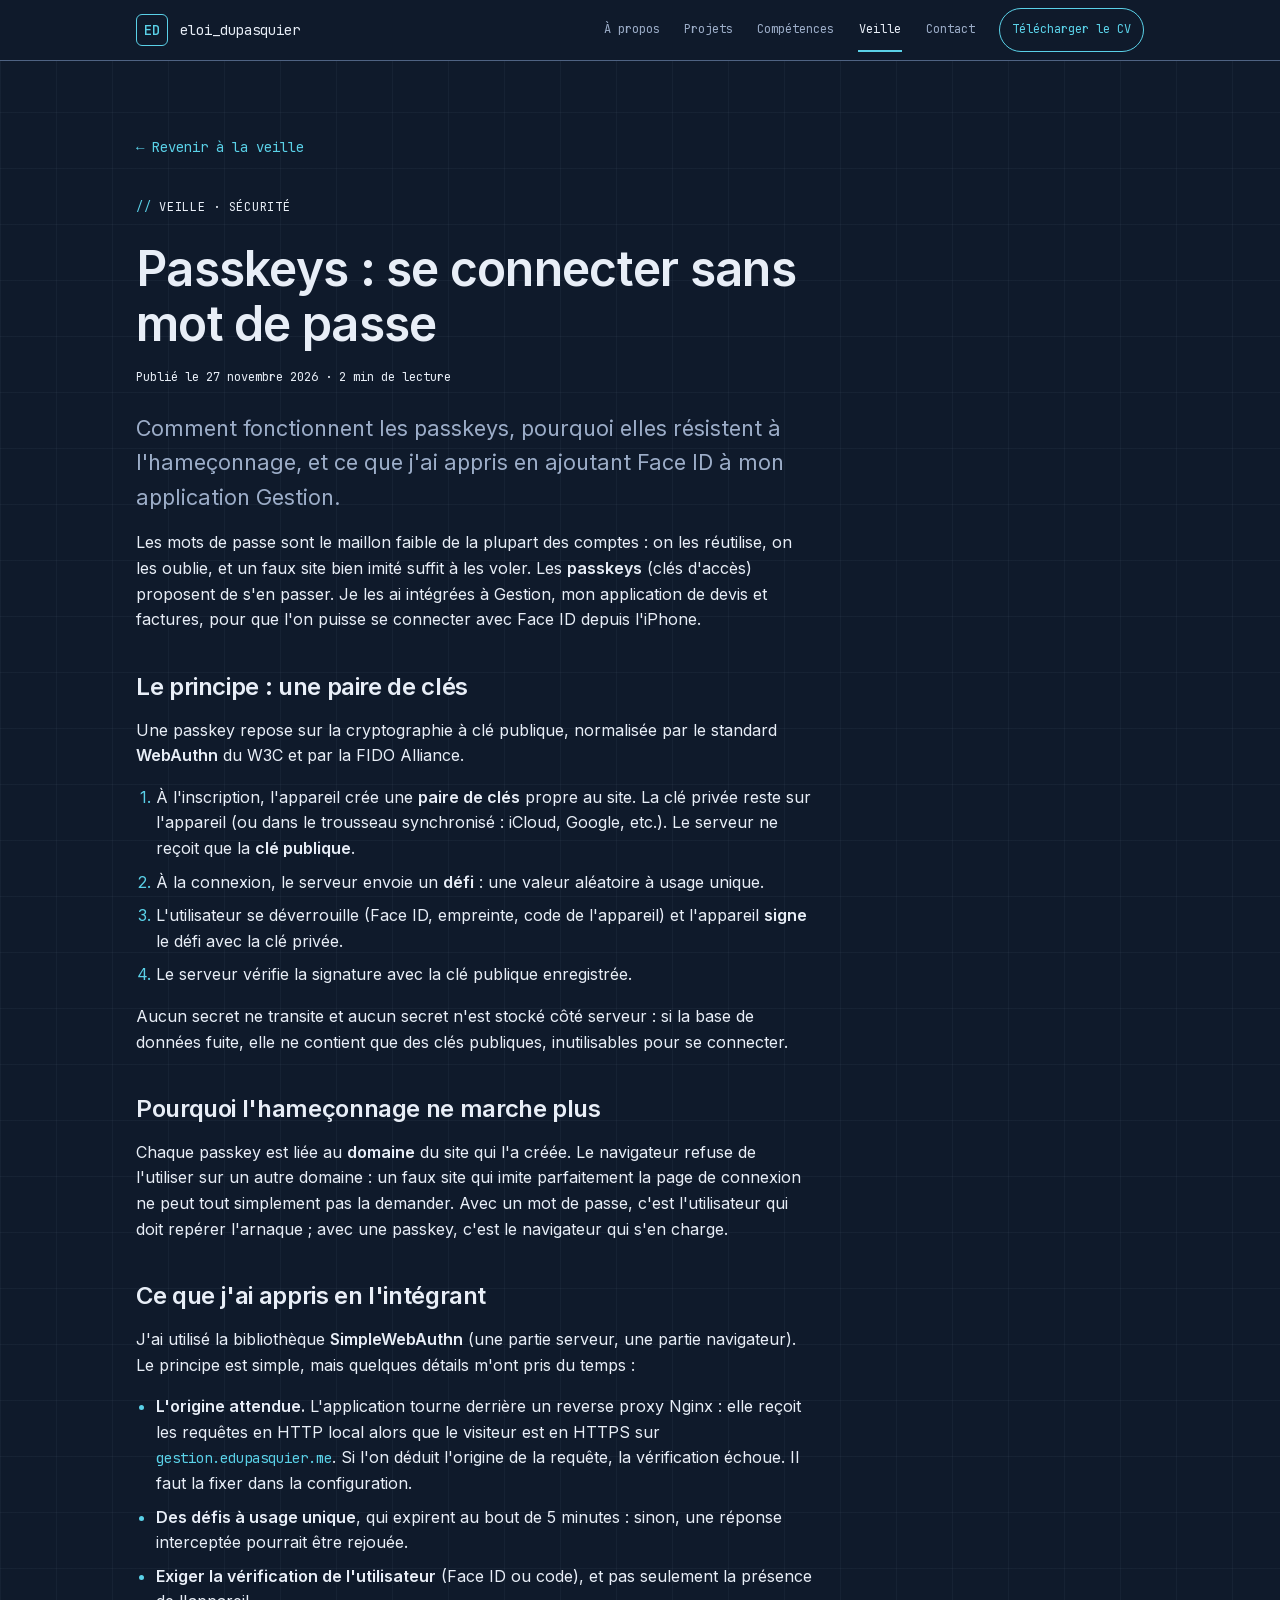
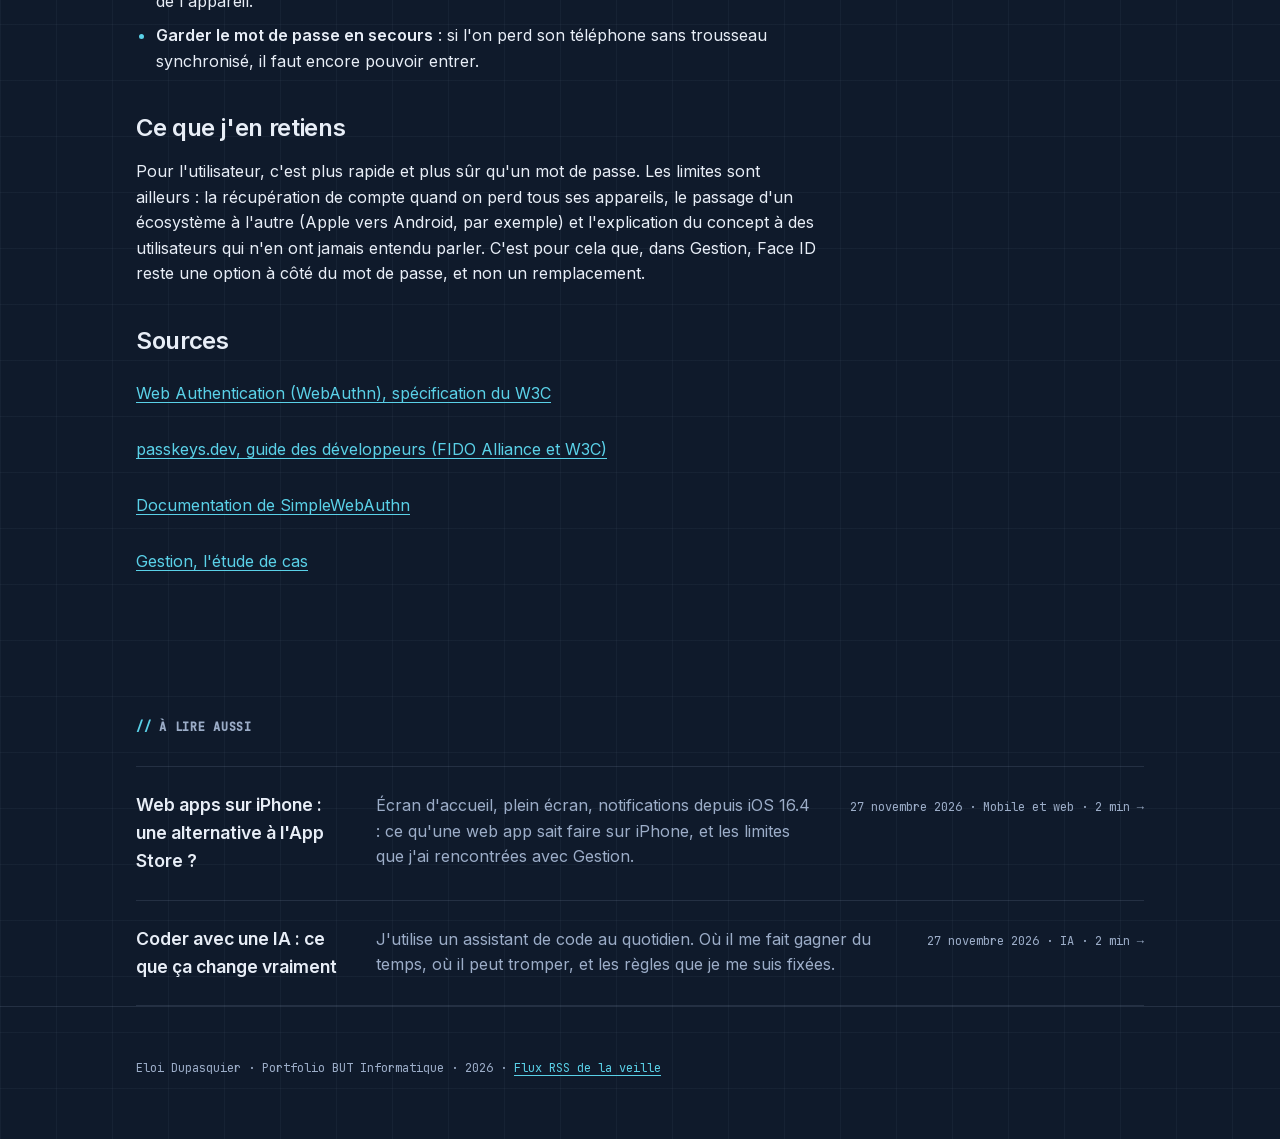
<file: veille/passkeys.html>
<!DOCTYPE html>
<html lang="fr">
<head>
<meta charset="UTF-8" />
<meta name="viewport" content="width=device-width, initial-scale=1.0, viewport-fit=cover" />
<title>Passkeys : se connecter sans mot de passe — Veille, Eloi Dupasquier</title>
<meta name="description" content="Comment fonctionnent les passkeys, pourquoi elles résistent à l'hameçonnage, et ce que j'ai appris en ajoutant Face ID à mon application Gestion." />
<meta name="author" content="Eloi Dupasquier" />
<meta name="theme-color" content="#0f1a2b" />
<link rel="canonical" href="https://portfolio.edupasquier.me/veille/passkeys.html" />
<meta property="og:type" content="article" />
<meta property="og:locale" content="fr_FR" />
<meta property="og:title" content="Passkeys : se connecter sans mot de passe — Veille, Eloi Dupasquier" />
<meta property="og:description" content="Comment fonctionnent les passkeys, pourquoi elles résistent à l'hameçonnage, et ce que j'ai appris en ajoutant Face ID à mon application Gestion." />
<link rel="icon" type="image/svg+xml" href="../favicon.svg" />
<link rel="alternate" type="application/rss+xml" title="Veille informatique — Eloi Dupasquier" href="https://portfolio.edupasquier.me/veille/feed.xml" />
<link rel="stylesheet" href="../assets/style.css?v=12" />
</head>
<body>
<a class="skip-link" href="#main">Aller au contenu</a>

<header class="site-header">
  <div class="wrap header-inner">
    <a href="../index.html" class="monogram" aria-label="Revenir à l'accueil du portfolio">
      <span class="monogram-mark" aria-hidden="true">ED</span>
      <span class="monogram-text">eloi_dupasquier</span>
    </a>
    <button type="button" class="nav-toggle" aria-expanded="false" aria-controls="nav-principale"><svg class="nav-toggle-icone" viewBox="0 0 16 16" aria-hidden="true"><path d="M2 4h12M2 8h12M2 12h12"/></svg><span class="nav-toggle-texte">Ouvrir le menu</span></button>
    <nav class="nav" id="nav-principale" aria-label="Navigation principale">
      <a href="../index.html#a-propos">À propos</a>
      <a href="../index.html#projets">Projets</a>
      <a href="../index.html#competences">Compétences</a>
      <a href="../veille/" aria-current="page" class="actif">Veille</a>
      <a href="../index.html#contact">Contact</a>
      <a class="nav-cv" href="../cv/eloi-dupasquier-cv.pdf" download>Télécharger le CV</a>
    </nav>
  </div>
</header>

<main id="main" class="wrap">
  <article class="billet">
    <a class="back" href="./">← Revenir à la veille</a>
    <p class="label">Veille · Sécurité</p>
    <h1>Passkeys : se connecter sans mot de passe</h1>
    <p class="billet-meta">Publié le <time datetime="2026-11-27">27 novembre 2026</time> · 2 min de lecture</p>
    <p class="lead">Comment fonctionnent les passkeys, pourquoi elles résistent à l'hameçonnage, et ce que j'ai appris en ajoutant Face ID à mon application Gestion.</p>
<p>Les mots de passe sont le maillon faible de la plupart des comptes : on les réutilise, on les oublie, et un faux site bien imité suffit à les voler. Les <strong>passkeys</strong> (clés d'accès) proposent de s'en passer. Je les ai intégrées à Gestion, mon application de devis et factures, pour que l'on puisse se connecter avec Face ID depuis l'iPhone.</p>

<h2>Le principe : une paire de clés</h2>
<p>Une passkey repose sur la cryptographie à clé publique, normalisée par le standard <strong>WebAuthn</strong> du W3C et par la FIDO Alliance.</p>
<ol>
  <li>À l'inscription, l'appareil crée une <strong>paire de clés</strong> propre au site. La clé privée reste sur l'appareil (ou dans le trousseau synchronisé : iCloud, Google, etc.). Le serveur ne reçoit que la <strong>clé publique</strong>.</li>
  <li>À la connexion, le serveur envoie un <strong>défi</strong> : une valeur aléatoire à usage unique.</li>
  <li>L'utilisateur se déverrouille (Face ID, empreinte, code de l'appareil) et l'appareil <strong>signe</strong> le défi avec la clé privée.</li>
  <li>Le serveur vérifie la signature avec la clé publique enregistrée.</li>
</ol>
<p>Aucun secret ne transite et aucun secret n'est stocké côté serveur : si la base de données fuite, elle ne contient que des clés publiques, inutilisables pour se connecter.</p>

<h2>Pourquoi l'hameçonnage ne marche plus</h2>
<p>Chaque passkey est liée au <strong>domaine</strong> du site qui l'a créée. Le navigateur refuse de l'utiliser sur un autre domaine : un faux site qui imite parfaitement la page de connexion ne peut tout simplement pas la demander. Avec un mot de passe, c'est l'utilisateur qui doit repérer l'arnaque ; avec une passkey, c'est le navigateur qui s'en charge.</p>

<h2>Ce que j'ai appris en l'intégrant</h2>
<p>J'ai utilisé la bibliothèque <strong>SimpleWebAuthn</strong> (une partie serveur, une partie navigateur). Le principe est simple, mais quelques détails m'ont pris du temps :</p>
<ul>
  <li><strong>L'origine attendue.</strong> L'application tourne derrière un reverse proxy Nginx : elle reçoit les requêtes en HTTP local alors que le visiteur est en HTTPS sur <code>gestion.edupasquier.me</code>. Si l'on déduit l'origine de la requête, la vérification échoue. Il faut la fixer dans la configuration.</li>
  <li><strong>Des défis à usage unique</strong>, qui expirent au bout de 5 minutes : sinon, une réponse interceptée pourrait être rejouée.</li>
  <li><strong>Exiger la vérification de l'utilisateur</strong> (Face ID ou code), et pas seulement la présence de l'appareil.</li>
  <li><strong>Garder le mot de passe en secours</strong> : si l'on perd son téléphone sans trousseau synchronisé, il faut encore pouvoir entrer.</li>
</ul>

<h2>Ce que j'en retiens</h2>
<p>Pour l'utilisateur, c'est plus rapide et plus sûr qu'un mot de passe. Les limites sont ailleurs : la récupération de compte quand on perd tous ses appareils, le passage d'un écosystème à l'autre (Apple vers Android, par exemple) et l'explication du concept à des utilisateurs qui n'en ont jamais entendu parler. C'est pour cela que, dans Gestion, Face ID reste une option à côté du mot de passe, et non un remplacement.</p>
    <h2>Sources</h2>
    <ul class="billet-sources">
      <li><a href="https://www.w3.org/TR/webauthn-2/" rel="noopener">Web Authentication (WebAuthn), spécification du W3C</a></li>
      <li><a href="https://passkeys.dev/" rel="noopener">passkeys.dev, guide des développeurs (FIDO Alliance et W3C)</a></li>
      <li><a href="https://simplewebauthn.dev/" rel="noopener">Documentation de SimpleWebAuthn</a></li>
      <li><a href="../projets/gestion.html">Gestion, l'étude de cas</a></li>
    </ul>
  </article>

  <section class="billet-lies" aria-labelledby="lies-titre">
    <h2 class="label sub-head" id="lies-titre">À lire aussi</h2>
    <ul class="list">
        <li>
          <a href="web-apps-iphone.html">
            <span class="list-title">Web apps sur iPhone : une alternative à l'App Store ?</span>
            <span class="list-desc">Écran d'accueil, plein écran, notifications depuis iOS 16.4 : ce qu'une web app sait faire sur iPhone, et les limites que j'ai rencontrées avec Gestion.</span>
            <span class="list-meta"><time datetime="2026-11-27">27 novembre 2026</time> · Mobile et web · 2 min →</span>
          </a>
        </li>
        <li>
          <a href="coder-avec-une-ia.html">
            <span class="list-title">Coder avec une IA : ce que ça change vraiment</span>
            <span class="list-desc">J'utilise un assistant de code au quotidien. Où il me fait gagner du temps, où il peut tromper, et les règles que je me suis fixées.</span>
            <span class="list-meta"><time datetime="2026-11-27">27 novembre 2026</time> · IA · 2 min →</span>
          </a>
        </li>
    </ul>
  </section>
</main>

<footer class="site-footer">
  <div class="wrap">Eloi Dupasquier · Portfolio BUT Informatique · 2026 · <a href="feed.xml">Flux RSS de la veille</a></div>
</footer>
<script src="../assets/anim.js?v=12" defer></script>
</body>
</html>
</file>
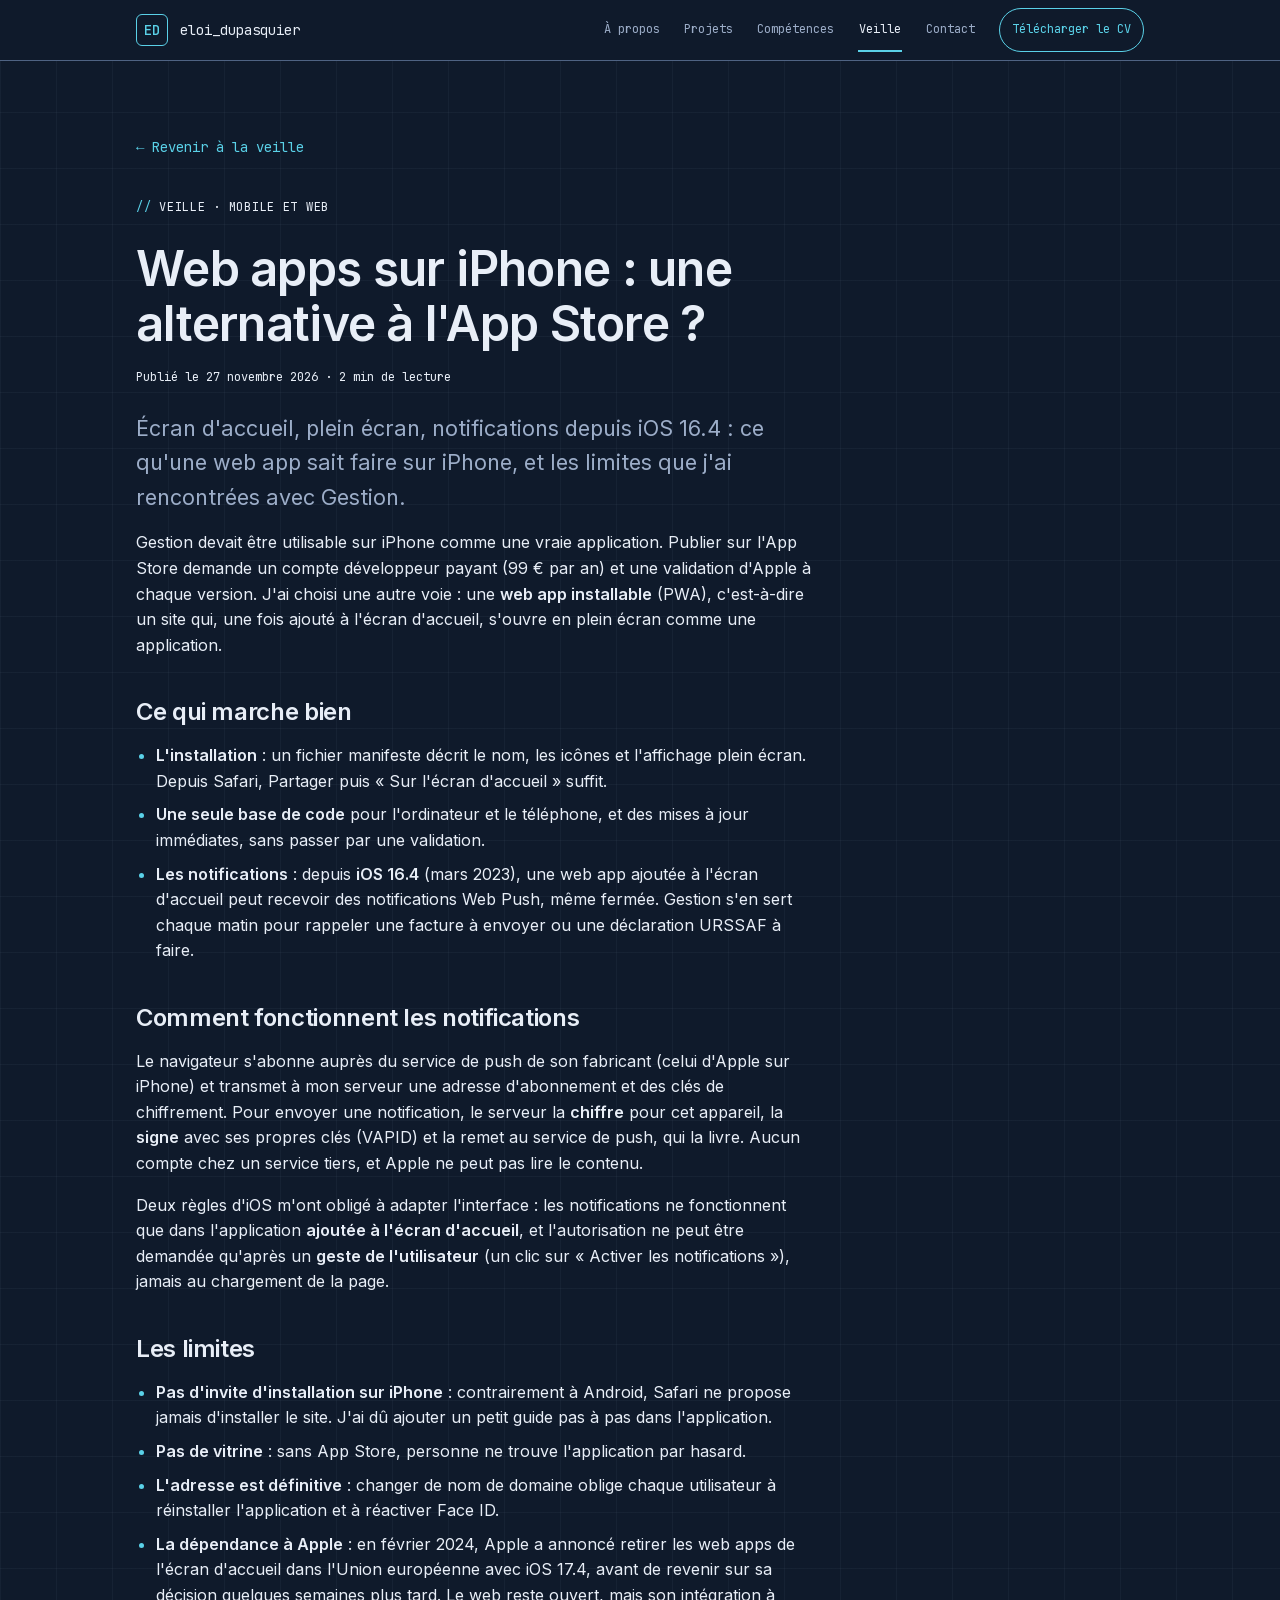
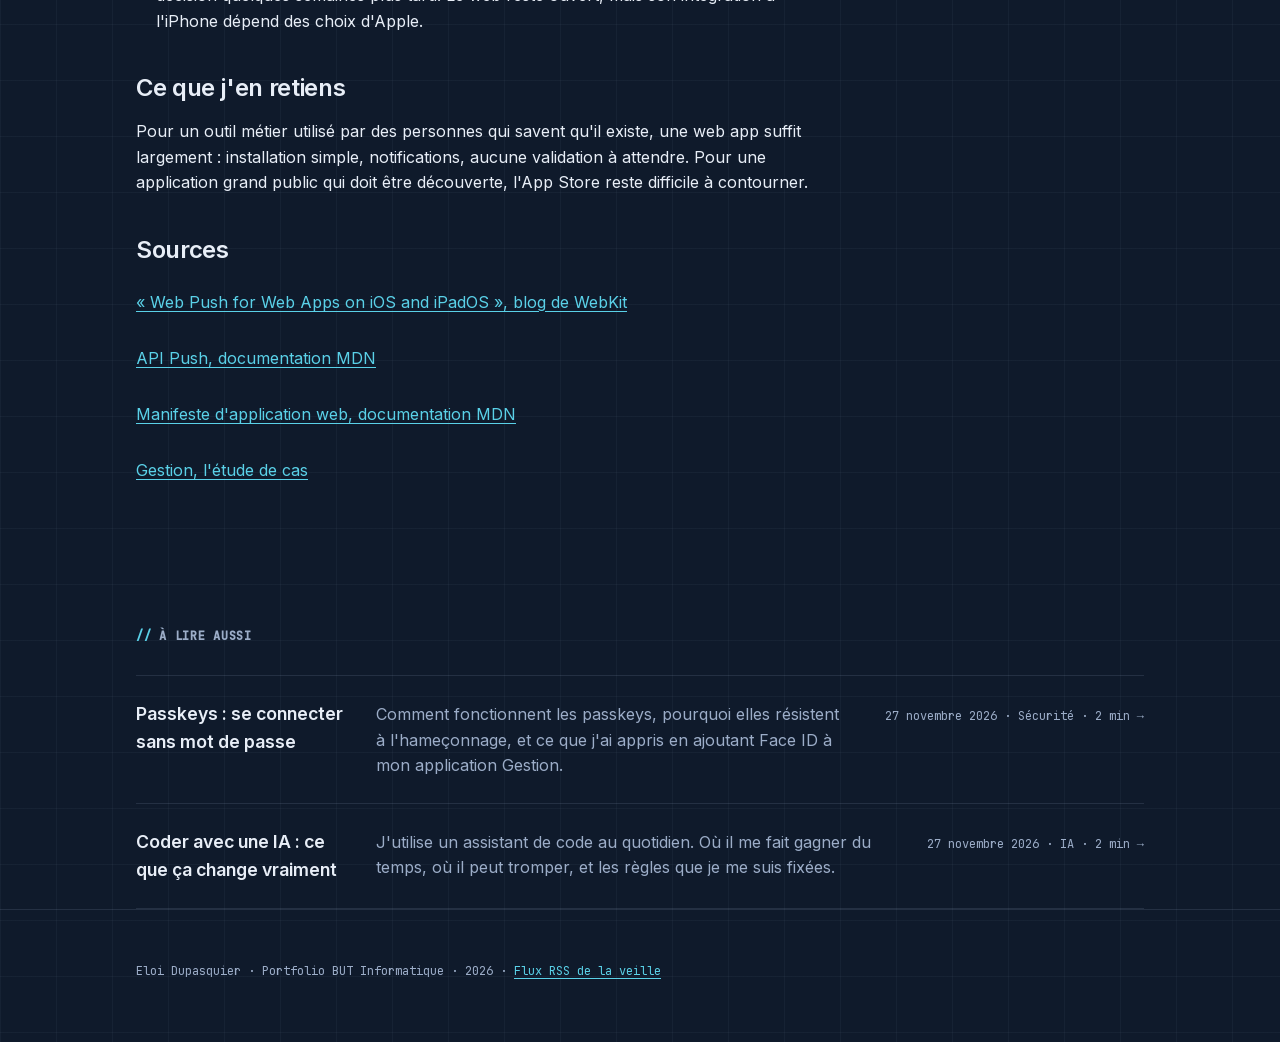
<file: veille/web-apps-iphone.html>
<!DOCTYPE html>
<html lang="fr">
<head>
<meta charset="UTF-8" />
<meta name="viewport" content="width=device-width, initial-scale=1.0, viewport-fit=cover" />
<title>Web apps sur iPhone : une alternative à l'App Store ? — Veille, Eloi Dupasquier</title>
<meta name="description" content="Écran d'accueil, plein écran, notifications depuis iOS 16.4 : ce qu'une web app sait faire sur iPhone, et les limites que j'ai rencontrées avec Gestion." />
<meta name="author" content="Eloi Dupasquier" />
<meta name="theme-color" content="#0f1a2b" />
<link rel="canonical" href="https://portfolio.edupasquier.me/veille/web-apps-iphone.html" />
<meta property="og:type" content="article" />
<meta property="og:locale" content="fr_FR" />
<meta property="og:title" content="Web apps sur iPhone : une alternative à l'App Store ? — Veille, Eloi Dupasquier" />
<meta property="og:description" content="Écran d'accueil, plein écran, notifications depuis iOS 16.4 : ce qu'une web app sait faire sur iPhone, et les limites que j'ai rencontrées avec Gestion." />
<link rel="icon" type="image/svg+xml" href="../favicon.svg" />
<link rel="alternate" type="application/rss+xml" title="Veille informatique — Eloi Dupasquier" href="https://portfolio.edupasquier.me/veille/feed.xml" />
<link rel="stylesheet" href="../assets/style.css?v=12" />
</head>
<body>
<a class="skip-link" href="#main">Aller au contenu</a>

<header class="site-header">
  <div class="wrap header-inner">
    <a href="../index.html" class="monogram" aria-label="Revenir à l'accueil du portfolio">
      <span class="monogram-mark" aria-hidden="true">ED</span>
      <span class="monogram-text">eloi_dupasquier</span>
    </a>
    <button type="button" class="nav-toggle" aria-expanded="false" aria-controls="nav-principale"><svg class="nav-toggle-icone" viewBox="0 0 16 16" aria-hidden="true"><path d="M2 4h12M2 8h12M2 12h12"/></svg><span class="nav-toggle-texte">Ouvrir le menu</span></button>
    <nav class="nav" id="nav-principale" aria-label="Navigation principale">
      <a href="../index.html#a-propos">À propos</a>
      <a href="../index.html#projets">Projets</a>
      <a href="../index.html#competences">Compétences</a>
      <a href="../veille/" aria-current="page" class="actif">Veille</a>
      <a href="../index.html#contact">Contact</a>
      <a class="nav-cv" href="../cv/eloi-dupasquier-cv.pdf" download>Télécharger le CV</a>
    </nav>
  </div>
</header>

<main id="main" class="wrap">
  <article class="billet">
    <a class="back" href="./">← Revenir à la veille</a>
    <p class="label">Veille · Mobile et web</p>
    <h1>Web apps sur iPhone : une alternative à l'App Store ?</h1>
    <p class="billet-meta">Publié le <time datetime="2026-11-27">27 novembre 2026</time> · 2 min de lecture</p>
    <p class="lead">Écran d'accueil, plein écran, notifications depuis iOS 16.4 : ce qu'une web app sait faire sur iPhone, et les limites que j'ai rencontrées avec Gestion.</p>
<p>Gestion devait être utilisable sur iPhone comme une vraie application. Publier sur l'App Store demande un compte développeur payant (99 € par an) et une validation d'Apple à chaque version. J'ai choisi une autre voie : une <strong>web app installable</strong> (PWA), c'est-à-dire un site qui, une fois ajouté à l'écran d'accueil, s'ouvre en plein écran comme une application.</p>

<h2>Ce qui marche bien</h2>
<ul>
  <li><strong>L'installation</strong> : un fichier manifeste décrit le nom, les icônes et l'affichage plein écran. Depuis Safari, Partager puis « Sur l'écran d'accueil » suffit.</li>
  <li><strong>Une seule base de code</strong> pour l'ordinateur et le téléphone, et des mises à jour immédiates, sans passer par une validation.</li>
  <li><strong>Les notifications</strong> : depuis <strong>iOS 16.4</strong> (mars 2023), une web app ajoutée à l'écran d'accueil peut recevoir des notifications Web Push, même fermée. Gestion s'en sert chaque matin pour rappeler une facture à envoyer ou une déclaration URSSAF à faire.</li>
</ul>

<h2>Comment fonctionnent les notifications</h2>
<p>Le navigateur s'abonne auprès du service de push de son fabricant (celui d'Apple sur iPhone) et transmet à mon serveur une adresse d'abonnement et des clés de chiffrement. Pour envoyer une notification, le serveur la <strong>chiffre</strong> pour cet appareil, la <strong>signe</strong> avec ses propres clés (VAPID) et la remet au service de push, qui la livre. Aucun compte chez un service tiers, et Apple ne peut pas lire le contenu.</p>
<p>Deux règles d'iOS m'ont obligé à adapter l'interface : les notifications ne fonctionnent que dans l'application <strong>ajoutée à l'écran d'accueil</strong>, et l'autorisation ne peut être demandée qu'après un <strong>geste de l'utilisateur</strong> (un clic sur « Activer les notifications »), jamais au chargement de la page.</p>

<h2>Les limites</h2>
<ul>
  <li><strong>Pas d'invite d'installation sur iPhone</strong> : contrairement à Android, Safari ne propose jamais d'installer le site. J'ai dû ajouter un petit guide pas à pas dans l'application.</li>
  <li><strong>Pas de vitrine</strong> : sans App Store, personne ne trouve l'application par hasard.</li>
  <li><strong>L'adresse est définitive</strong> : changer de nom de domaine oblige chaque utilisateur à réinstaller l'application et à réactiver Face ID.</li>
  <li><strong>La dépendance à Apple</strong> : en février 2024, Apple a annoncé retirer les web apps de l'écran d'accueil dans l'Union européenne avec iOS 17.4, avant de revenir sur sa décision quelques semaines plus tard. Le web reste ouvert, mais son intégration à l'iPhone dépend des choix d'Apple.</li>
</ul>

<h2>Ce que j'en retiens</h2>
<p>Pour un outil métier utilisé par des personnes qui savent qu'il existe, une web app suffit largement : installation simple, notifications, aucune validation à attendre. Pour une application grand public qui doit être découverte, l'App Store reste difficile à contourner.</p>
    <h2>Sources</h2>
    <ul class="billet-sources">
      <li><a href="https://webkit.org/blog/13878/web-push-for-web-apps-on-ios-and-ipados/" rel="noopener">« Web Push for Web Apps on iOS and iPadOS », blog de WebKit</a></li>
      <li><a href="https://developer.mozilla.org/fr/docs/Web/API/Push_API" rel="noopener">API Push, documentation MDN</a></li>
      <li><a href="https://developer.mozilla.org/fr/docs/Web/Manifest" rel="noopener">Manifeste d'application web, documentation MDN</a></li>
      <li><a href="../projets/gestion.html">Gestion, l'étude de cas</a></li>
    </ul>
  </article>

  <section class="billet-lies" aria-labelledby="lies-titre">
    <h2 class="label sub-head" id="lies-titre">À lire aussi</h2>
    <ul class="list">
        <li>
          <a href="passkeys.html">
            <span class="list-title">Passkeys : se connecter sans mot de passe</span>
            <span class="list-desc">Comment fonctionnent les passkeys, pourquoi elles résistent à l'hameçonnage, et ce que j'ai appris en ajoutant Face ID à mon application Gestion.</span>
            <span class="list-meta"><time datetime="2026-11-27">27 novembre 2026</time> · Sécurité · 2 min →</span>
          </a>
        </li>
        <li>
          <a href="coder-avec-une-ia.html">
            <span class="list-title">Coder avec une IA : ce que ça change vraiment</span>
            <span class="list-desc">J'utilise un assistant de code au quotidien. Où il me fait gagner du temps, où il peut tromper, et les règles que je me suis fixées.</span>
            <span class="list-meta"><time datetime="2026-11-27">27 novembre 2026</time> · IA · 2 min →</span>
          </a>
        </li>
    </ul>
  </section>
</main>

<footer class="site-footer">
  <div class="wrap">Eloi Dupasquier · Portfolio BUT Informatique · 2026 · <a href="feed.xml">Flux RSS de la veille</a></div>
</footer>
<script src="../assets/anim.js?v=12" defer></script>
</body>
</html>
</file>
<file: assets/style.css>
/* =========================================================
   Portfolio — Eloi Dupasquier
   Direction artistique « blueprint », version aérée :
   fond bleu nuit, grille très discrète, JetBrains Mono pour
   les repères, Inter pour le texte, accent cyan rare.
   Peu de cadres : c'est l'espace qui sépare les blocs.
   Tous les réglages visuels sont dans :root.
   ========================================================= */

/* ---------- Polices hébergées sur le site (licence SIL OFL) ----------
   Aucune requête vers Google Fonts : le texte s'affiche plus tôt et
   aucune adresse IP de visiteur n'est transmise à un tiers.
   Fichiers allégés (51 Ko pour les deux) : polices variables limitées aux
   graisses utilisées, caractères du français et typographie courante
   seulement. Un caractère absent (rare) s'affiche dans la police du système.
   Pour ajouter un caractère : voir README, « Polices ». */
@font-face { font-family: "Inter"; font-style: normal; font-weight: 400 600; font-display: swap;
  src: url("polices/inter.woff2") format("woff2");
  unicode-range: U+0020-007E, U+00A0-00FF, U+0152-0153, U+2013-2014, U+2018-201E, U+2022, U+2026, U+202F, U+20AC, U+2122, U+2190-2193, U+2197, U+2265; }
@font-face { font-family: "JetBrains Mono"; font-style: normal; font-weight: 400 500; font-display: swap;
  src: url("polices/jetbrains-mono.woff2") format("woff2");
  unicode-range: U+0020-007E, U+00A0-00FF, U+0152-0153, U+2013-2014, U+2018-201E, U+2022, U+2026, U+202F, U+20AC, U+2122, U+2190-2193, U+2197, U+2265; }


:root {
  --bg: #0f1a2b;
  --bg-soft: rgba(255, 255, 255, 0.028);
  --grid: rgba(147, 166, 194, 0.055);
  --line: rgba(147, 166, 194, 0.16);
  --text: #e8eef7;
  --muted: #9cadc8;
  --accent: #5ad1e8;
  --accent-soft: rgba(90, 209, 232, 0.1);

  --font-sans: "Inter", system-ui, -apple-system, "Segoe UI", sans-serif;
  --font-mono: "JetBrains Mono", ui-monospace, "SFMono-Regular", Menlo, monospace;

  --wrap: 68rem;
  --narrow: 68ch;
  --gutter: 1.25rem;
  --section: clamp(4.5rem, 11vw, 8rem);
  --radius: 10px;
}

@media (min-width: 768px) {
  :root { --gutter: 2.5rem; }
}

/* ---------- Base ---------- */

*,
*::before,
*::after { box-sizing: border-box; }

html {
  -webkit-text-size-adjust: 100%;
  text-size-adjust: 100%;
  scroll-behavior: smooth;
}

@media (prefers-reduced-motion: reduce) {
  html { scroll-behavior: auto; }
  *, *::before, *::after { transition: none!important; animation: none !important; }
}

body {
  margin: 0;
  background-color: var(--bg);
  /* Grille du plan, très discrète. */
  background-image:
    linear-gradient(var(--grid) 1px, transparent 1px),
    linear-gradient(90deg, var(--grid) 1px, transparent 1px);
  background-size: 56px 56px;
  color: var(--text);
  font-family: var(--font-sans);
  font-size: 1rem;
  line-height: 1.6;
  -webkit-font-smoothing: antialiased;
  overflow-x: hidden;
}

img { max-width: 100%; height: auto; display: block; }

a { color: var(--accent); text-underline-offset: 3px; }
a:hover { text-decoration-thickness: 2px; }

:focus-visible { outline: 2px solid var(--accent); outline-offset: 3px; border-radius: 2px; }

h1, h2, h3 { line-height: 1.2; margin: 0 0 0.75rem; font-weight: 600; letter-spacing: -0.015em; }
p { margin: 0 0 1rem; }
ul { margin: 0 0 1rem; padding-left: 1rem; }
li { margin-bottom: 0.5rem; }
li::marker { color: var(--accent); }
strong { font-weight: 600; color: var(--text); }
code { font-family: var(--font-mono); font-size: 0.88em; color: var(--accent); }

.wrap { width: 100%; max-width: var(--wrap); margin: 0 auto; padding: 0 var(--gutter); }

/* Les ancres ne passent pas sous l'en-tête collant. */
[id] { scroll-margin-top: 5rem; }

.skip-link {
  position: absolute; left: 1rem; top: -3rem; z-index: 10;
  padding: 0.5rem 1rem; background: var(--accent); color: var(--bg); font-family: var(--font-mono);
}
.skip-link:focus { top: 1rem; }

/* Petites étiquettes monospace : le « langage » du plan. */
.label {
  display: inline-block;
  font-family: var(--font-mono);
  font-size: 0.75rem;
  letter-spacing: 0.06em;
  text-transform: uppercase;
  color: var(--muted);
}
.label::before { content: "// "; color: var(--accent); }
.mono { font-family: var(--font-mono); }

/* ---------- En-tête ---------- */

.site-header {
  position: sticky; top: 0; z-index: 5;
  /* Opaque, sans flou : le flou derrière des cartes en mouvement coûte
     cher à Safari sur iPhone, pour une différence à peine visible. */
  background: var(--bg);
  border-bottom: 1px solid #4f6383;
}
.header-inner { display: flex; align-items: center; justify-content: space-between; gap: 1rem; min-height: 3.75rem; }

.monogram { display: inline-flex; align-items: center; gap: 0.75rem; color: var(--text); text-decoration: none; font-family: var(--font-mono); font-size: 0.875rem; }
.monogram-mark { display: grid; place-items: center; width: 2rem; height: 2rem; border: 1px solid var(--accent); border-radius: 6px; color: var(--accent); font-weight: 500; font-size: 0.875rem; }

.nav { display: flex; align-items: center; gap: 1.5rem; font-family: var(--font-mono); font-size: 0.75rem; }
.nav a { color: var(--muted); text-decoration: none; white-space: nowrap; padding: 0.5rem 0; }
.nav a:hover { color: var(--text); }
.nav .nav-cv { color: var(--accent); border: 1px solid var(--accent); border-radius: 999px; padding: 0.25rem 0.75rem; }
.nav .nav-cv:hover { background: var(--accent-soft); color: var(--accent); }

/* Petit écran : le menu passe à la ligne, tout reste visible. */
@media (max-width: 767.98px) {
  .monogram-text { display: none; }
  .header-inner { padding-top: 0.5rem; padding-bottom: 0.5rem; }
  .nav { flex: 1; flex-wrap: wrap; justify-content: flex-end; gap: 0 1rem; }
  .nav a { min-height: 2.25rem; display: inline-flex; align-items: center; }
  [id] { scroll-margin-top: 7rem; }
}

/* ---------- Boutons ---------- */

.button {
  display: inline-flex; align-items: center; gap: 0.5rem;
  min-height: 44px; padding: 0.75rem 1rem;
  border: 1px solid var(--line); border-radius: 999px;
  color: var(--text); background: transparent;
  font-family: var(--font-mono); font-size: 0.875rem; text-decoration: none; cursor: pointer;
  transition: none;
}
.button:hover { border-color: var(--accent); }
.button--plein { background: var(--accent); border-color: var(--accent); color: var(--bg); font-weight: 500; }
.button--plein:hover { background: #7adcee; }

/* ---------- Sections ---------- */

.section { padding: var(--section) 0 0; }
.section:last-of-type { padding-bottom: var(--section); }
.section-head { margin-bottom: clamp(2rem, 5vw, 3.5rem); max-width: var(--narrow); }
.section-head h2 { font-size: clamp(1.9rem, 5vw, 2.75rem); margin: 0.75rem 0; }
.section-head p { color: var(--muted); margin: 0; font-size: 1rem; }
.sub-head { margin: clamp(2.5rem, 6vw, 4rem) 0 2rem; }

/* ---------- Héro / À propos ---------- */

.hero { padding: clamp(4rem, 12vw, 9rem) 0 0; }
.hero-id { font-family: var(--font-mono); font-size: clamp(1.7rem, 6.5vw, 3.6rem); font-weight: 500; letter-spacing: -0.02em; margin: 0 0 1rem; }
.hero-id .bracket { color: var(--accent); font-weight: 400; }
.hero-sub { font-family: var(--font-mono); color: var(--muted); font-size: 0.875rem; margin-bottom: 3rem; }
.hero-sub::before { content: "> "; color: var(--accent); }
.hero-lead { font-size: clamp(1.4rem, 3.6vw, 2.1rem); line-height: 1.25; max-width: 30ch; margin-bottom: 2rem; letter-spacing: -0.01em; }
.hero-text { color: var(--muted); max-width: var(--narrow); }
.hero-actions { display: flex; flex-wrap: wrap; gap: 0.75rem; margin-top: 2rem; }

/* Qualités : trois colonnes, sans cadre. */
.traits { display: grid; gap: 2rem; grid-template-columns: 1fr; margin-top: clamp(3.5rem, 8vw, 5.5rem); padding-top: 2.5rem; border-top: 1px solid var(--line); }
@media (min-width: 768px) { .traits { grid-template-columns: repeat(3, 1fr); gap: 3rem; } }
.trait h3 { font-size: 1rem; margin-bottom: 0.5rem; }
.trait h3::before { content: "— "; color: var(--accent); }
.trait p { color: var(--muted); font-size: 1rem; margin: 0; }

/* ---------- Projets ---------- */

/* Rangée : image + texte, en alternance sur grand écran. */
.row { display: grid; gap: 2rem; grid-template-columns: 1fr; align-items: center; margin-bottom: clamp(4rem, 9vw, 6.5rem); }
.row:last-child { margin-bottom: 0; }
@media (min-width: 768px) {
  .row { grid-template-columns: 1.15fr 1fr; gap: 4.5rem; }
  .row--inverse .row-media { order: 2; }
}
.row-media { border-radius: var(--radius); overflow: hidden; background: var(--bg-soft); box-shadow: 0 30px 60px -30px rgba(0, 0, 0, 0.6); }
.row-media img { width: 100%; }
.row-media--phones { display: flex; gap: 1rem; justify-content: center; padding: 2rem 1rem 3.5rem; box-shadow: none; }
.row-media--phones img { width: 42%; max-width: 13rem; border-radius: 18px; box-shadow: 0 25px 50px -25px rgba(0, 0, 0, 0.7); }
.row-media--phones img:nth-child(2) { transform: translateY(1.5rem); }
.row-media--phone { display: flex; justify-content: center; padding: 2rem 1rem 0; box-shadow: none; max-height: 24rem; }
.row-media--phone img { width: 62%; max-width: 15rem; border-radius: 18px 18px 0 0; object-fit: cover; object-position: top; }
.row-body h3 { font-size: clamp(1.5rem, 3.5vw, 2rem); margin: 0.5rem 0 1rem; }
.row-body p { color: var(--muted); }

.stack { font-family: var(--font-mono); font-size: 0.75rem; color: var(--muted); margin: 1rem 0 1.5rem; }
.stack span + span::before { content: " · "; color: var(--accent); }

.link-arrow { font-family: var(--font-mono); font-size: 0.875rem; text-decoration: none; }
.link-arrow:hover { text-decoration: underline; }

/* Autres projets : simple liste. */
.list { list-style: none; padding: 0; margin: 0; border-top: 1px solid var(--line); }
.list li { margin: 0; border-bottom: 1px solid var(--line); }
.list a { display: grid; gap: 0.25rem 2rem; grid-template-columns: 1fr; padding: 1.5rem 0; color: var(--text); text-decoration: none; }
@media (min-width: 768px) { .list a { grid-template-columns: 13rem 1fr auto; align-items: baseline; } }
.list a:hover .list-title { color: var(--accent); }
.list-title { font-weight: 600; font-size: 1.1rem; transition: none; }
.list-desc { color: var(--muted); font-size: 1rem; }
.list-meta { font-family: var(--font-mono); font-size: 0.75rem; color: var(--muted); white-space: nowrap; }

/* ---------- Compétences ---------- */

.skill-table { margin: 0 0 clamp(3.5rem, 8vw, 5rem); border-top: 1px solid var(--line); }
.skill-table > div { display: grid; grid-template-columns: 1fr; gap: 0.25rem 2rem; padding: 1rem 0; border-bottom: 1px solid var(--line); }
@media (min-width: 768px) { .skill-table > div { grid-template-columns: 10rem 1fr; } }
.skill-table dt { font-family: var(--font-mono); font-size: 0.75rem; color: var(--accent); padding-top: 0.25rem; }
.skill-table dd { margin: 0; }
.skill-table .faible { color: var(--muted); }

.but { list-style: none; padding: 0; margin: 0; display: grid; gap: 0 3.5rem; grid-template-columns: 1fr; }
@media (min-width: 768px) { .but { grid-template-columns: 1fr 1fr; } }
.but li { margin: 0; padding: 1.5rem 0; border-top: 1px solid var(--line); }
.but-head { display: flex; flex-wrap: wrap; justify-content: space-between; align-items: baseline; gap: 0.5rem 1rem; }
.but h3 { font-size: 1rem; margin: 0; }
.but h3 .mono { color: var(--accent); font-size: 0.875rem; margin-right: 0.5rem; font-weight: 400; }
.but p { color: var(--muted); font-size: 1rem; margin: 0.5rem 0 0; }
.but .proofs { font-size: 0.875rem; }

.level { display: inline-flex; align-items: center; gap: 0.5rem; font-family: var(--font-mono); font-size: 0.75rem; color: var(--muted); }
.level-bar { display: flex; gap: 3px; }
.level-bar span { width: 16px; height: 4px; border-radius: 2px; background: var(--line); }
.level-bar span.on { background: var(--accent); }

/* ---------- Parcours ---------- */

.timeline { list-style: none; padding: 0; margin: 0; max-width: var(--narrow); }
.timeline li { position: relative; padding: 0 0 2.5rem 2rem; margin: 0; border-left: 1px solid var(--line); }
.timeline li:last-child { padding-bottom: 0.5rem; }
.timeline li::before { content: ""; position: absolute; left: -5px; top: 0.5rem; width: 9px; height: 9px; border-radius: 50%; background: var(--bg); border: 2px solid var(--accent); }
.timeline .when { font-family: var(--font-mono); font-size: 0.75rem; color: var(--accent); }
.timeline h3 { font-size: 1.1rem; margin: 0.25rem 0 0.25rem; }
.timeline p { color: var(--muted); margin: 0; }

/* ---------- Veille ---------- */

.cols { display: grid; gap: 2.5rem; grid-template-columns: 1fr; }
@media (min-width: 768px) { .cols { grid-template-columns: repeat(3, 1fr); gap: 3rem; } }
.cols h3 { font-family: var(--font-mono); font-size: 0.75rem; font-weight: 500; color: var(--accent); text-transform: uppercase; letter-spacing: 0.06em; margin-bottom: 1rem; }
.cols ul { list-style: none; padding: 0; margin: 0; }
.cols li { margin: 0 0 0.75rem; font-size: 1rem; color: var(--muted); }

/* ---------- Contact ---------- */

.contact-grid { display: grid; gap: 3.5rem; grid-template-columns: 1fr; }
@media (min-width: 768px) { .contact-grid { grid-template-columns: 1.4fr 1fr; gap: 5rem; } }

.form { display: grid; gap: 1.5rem; }
.form-row { display: grid; gap: 1.5rem; grid-template-columns: 1fr; }
@media (min-width: 768px) { .form-row { grid-template-columns: 1fr 1fr; } }
.field label { display: block; font-family: var(--font-mono); font-size: 0.75rem; color: var(--muted); margin-bottom: 0.5rem; }
.field input,
.field textarea {
  display: block;
  width: 100%;
  padding: 0.75rem 1rem;
  /* 16px minimum : sinon Safari iOS zoome dans le champ. */
  font: inherit;
  font-size: 1rem;
  color: var(--text);
  background: var(--bg-soft);
  border: 1px solid var(--line);
  border-radius: 8px;
  -webkit-appearance: none;
  appearance: none;
  transition: none;
}
.field input:focus-visible, .field textarea:focus-visible { outline: 2px solid var(--accent); outline-offset: 2px; border-color: var(--accent); }
.field textarea { min-height: 10rem; resize: vertical; }
.consent { display: flex; gap: 0.75rem; align-items: flex-start; font-size: 0.875rem; color: var(--muted); line-height: 1.55; }
.consent input { margin: 0.25rem 0 0; width: 1.15rem; height: 1.15rem; accent-color: var(--accent); flex: none; }
.form button { justify-self: start; }
.form button:disabled { opacity: 0.6; cursor: wait; }
.form-status { font-size: 0.875rem; min-height: 1.4rem; margin: 0; }
.form-status.ok { color: var(--accent); }
.form-status.err { color: #ffa392; }
.hp { position: absolute; left: -9999px; }

.contact-list { list-style: none; padding: 0; margin: 0; }
.contact-list li { margin: 0; border-bottom: 1px solid var(--line); }
.contact-list li:first-child { border-top: 1px solid var(--line); }
.contact-list a { display: block; padding: 1rem 0; text-decoration: none; color: var(--text); word-break: break-word; }
.contact-list a:hover .contact-val { color: var(--accent); }
.contact-list .label { display: block; margin-bottom: 0.25rem; }
.contact-val { font-family: var(--font-mono); font-size: 0.875rem; transition: none; }

/* ---------- Pied de page ---------- */

.site-footer { padding: 2.5rem 0 3rem; border-top: 1px solid var(--line); color: var(--muted); font-family: var(--font-mono); font-size: 0.75rem; }

/* ---------- Fiches projets ---------- */

.case-hero { padding: clamp(3rem, 9vw, 6rem) 0 0; max-width: 52rem; }
.back { display: inline-block; font-family: var(--font-mono); font-size: 0.875rem; text-decoration: none; margin-bottom: 2.5rem; padding: 0.5rem 0; }
.case-hero h1 { font-size: clamp(2rem, 6vw, 3.25rem); margin: 0.75rem 0 1rem; }
.case-hero .lead { font-size: clamp(1.1rem, 2.6vw, 1.35rem); color: var(--muted); max-width: 46rem; line-height: 1.6; }

.facts { display: flex; flex-wrap: wrap; gap: 1rem 3rem; margin: 2.5rem 0 0; padding: 1.5rem 0; border-top: 1px solid var(--line); border-bottom: 1px solid var(--line); }
.facts dt { font-family: var(--font-mono); font-size: 0.75rem; color: var(--muted); text-transform: uppercase; letter-spacing: 0.06em; }
.facts dd { margin: 0.25rem 0 0; font-size: 1rem; }
.links { display: flex; flex-wrap: wrap; gap: 0.75rem; margin-top: 2rem; }
.note { font-size: 0.875rem; color: var(--muted); font-family: var(--font-mono); margin-top: 1rem; }

.case-body { max-width: var(--narrow); }
.case-section { padding-top: clamp(3.5rem, 8vw, 5rem); }
.case-section h2 { font-size: clamp(1.4rem, 3.5vw, 1.75rem); margin-bottom: 1rem; }
.case-section h2 .mono { display: block; font-size: 0.75rem; color: var(--accent); font-weight: 400; margin-bottom: 0.5rem; letter-spacing: 0.04em; }

/* Figures numérotées et expliquées. Elles débordent de la colonne de
   texte sur grand écran pour laisser respirer les captures. */
.figures { display: grid; gap: clamp(3rem, 7vw, 4.5rem); margin: 2.5rem 0 0; }
.figure { margin: 0; display: grid; gap: 1rem; grid-template-columns: 1fr; align-items: start; }
.figure img { border-radius: var(--radius); box-shadow: 0 30px 60px -30px rgba(0, 0, 0, 0.6); background: #fff; }
.figure--phone img { width: 58%; max-width: 13rem; border-radius: 18px; justify-self: center; }
@media (min-width: 768px) {
  .figure--phone { grid-template-columns: 14rem 1fr; gap: 2.5rem; align-items: center; }
  .figure--phone img { width: 100%; }
}
.figure figcaption { font-size: 1rem; color: var(--muted); max-width: var(--narrow); }
.fig-num { display: block; font-family: var(--font-mono); font-size: 0.75rem; color: var(--accent); letter-spacing: 0.06em; text-transform: uppercase; margin-bottom: 0.25rem; }
.figure figcaption strong { display: block; font-size: 1rem; margin-bottom: 0.5rem; }
.figure figcaption p { margin: 0; }

/* Schéma d'architecture : des blocs reliés par des flèches. */
.archi { list-style: none; padding: 0; margin: 1.5rem 0; display: flex; flex-direction: column; align-items: stretch; gap: 2rem; }
.archi li { position: relative; margin: 0; padding: 1rem; border: 1px solid var(--line); border-radius: var(--radius); background: var(--bg-soft); text-align: center; }
.archi li strong { display: block; font-family: var(--font-mono); font-weight: 500; font-size: 0.875rem; color: var(--accent); }
.archi li span { display: block; font-size: 0.875rem; color: var(--muted); }
.archi li + li::before { content: "↓"; position: absolute; top: -2rem; left: 50%; transform: translateX(-50%); color: var(--accent); font-family: var(--font-mono); }
@media (min-width: 768px) {
  .archi { flex-direction: row; align-items: center; gap: 2.5rem; }
  .archi li { flex: 1; }
  .archi li + li::before { content: "→"; top: 50%; left: -2rem; transform: translateY(-50%); }
}
.archi-note { font-size: 0.875rem; color: var(--muted); }

/* Défis et solutions */
.challenges { list-style: none; padding: 0; margin: 0; counter-reset: defi; }
.challenges li { counter-increment: defi; position: relative; padding: 0 0 2rem 3rem; margin: 0; }
.challenges li::before { content: counter(defi, decimal-leading-zero); position: absolute; left: 0; top: 0.25rem; font-family: var(--font-mono); font-size: 0.875rem; color: var(--accent); }
.challenges li > strong { display: block; margin-bottom: 0.25rem; }
.challenges p { margin: 0; color: var(--muted); }

.compare { width: 100%; border-collapse: collapse; font-size: 0.875rem; margin: 0.5rem 0 1.5rem; }
.compare th, .compare td { text-align: left; padding: 0.75rem 0.75rem; border-bottom: 1px solid var(--line); vertical-align: top; }
.compare th { font-family: var(--font-mono); font-weight: 500; font-size: 0.75rem; color: var(--accent); text-transform: uppercase; letter-spacing: 0.05em; }
.table-wrap { overflow-x: auto; }

pre.code { overflow-x: auto; padding: 1rem; background: rgba(0, 0, 0, 0.25); border: 1px solid var(--line); border-radius: var(--radius); font-family: var(--font-mono); font-size: 0.875rem; line-height: 1.6; color: var(--text); margin: 0; }

.case-nav { display: flex; justify-content: space-between; gap: 1rem; flex-wrap: wrap; margin-top: var(--section); padding: 2rem 0; border-top: 1px solid var(--line); font-family: var(--font-mono); font-size: 0.875rem; }
.case-nav a { text-decoration: none; padding: 0.5rem 0; }

/* =========================================================
   CV (page web + export PDF A4) : mise en page de ton CV,
   couleurs et polices du site.
   ========================================================= */

.cv-body { background: #dfe6ef; color: #142033; font-size: 15px; line-height: 1.5; }
.cv-actions { max-width: 210mm; margin: 1.5rem auto; padding: 0 var(--gutter); display: flex; gap: 0.75rem; flex-wrap: wrap; }
.cv-actions .button { color: #142033; border-color: #9fb0c6; }
.cv-actions .button--plein { background: var(--bg); color: var(--accent); border-color: var(--bg); }

.cv { width: 210mm; min-height: 297mm; margin: 0 auto 3rem; background: #fff; display: grid; grid-template-columns: 1.55fr 1fr; grid-template-rows: auto 1fr; box-shadow: 0 20px 50px -20px rgba(15, 26, 43, 0.4); }
.cv-top { grid-column: 1 / -1; display: grid; grid-template-columns: 1.55fr 1fr; gap: 8mm; padding: 10mm 12mm 8mm; background-color: var(--bg); background-image: linear-gradient(rgba(147, 166, 194, 0.07) 1px, transparent 1px), linear-gradient(90deg, rgba(147, 166, 194, 0.07) 1px, transparent 1px); background-size: 28px 28px; color: #e8eef7; }
.cv-top h1 { font-family: var(--font-mono); font-weight: 500; font-size: 25pt; line-height: 1.1; letter-spacing: -0.02em; margin: 0 0 3mm; }
.cv-role { color: var(--accent); font-weight: 600; font-size: 12.5pt; margin: 0 0 3mm; }
.cv-intro { color: #b8c6da; font-size: 10pt; margin: 0; }
.cv-coords { list-style: none; padding: 0; margin: 1mm 0 0; font-size: 9.5pt; }
.cv-coords li { display: flex; gap: 2.5mm; align-items: flex-start; margin: 0 0 2.2mm; color: #dce5f1; }
.cv-coords li::marker { content: none; }
.cv-coords svg { width: 4mm; height: 4mm; flex: none; margin-top: 0.4mm; stroke: var(--accent); fill: none; stroke-width: 1.8; stroke-linecap: round; stroke-linejoin: round; }
.cv-coords a { color: inherit; text-decoration: none; }

.cv-main { padding: 7mm 8mm 6mm 12mm; }
.cv-side { padding: 7mm 12mm 6mm 8mm; background: #eef3f8; }
.cv h2 { font-family: var(--font-mono); font-size: 10pt; font-weight: 500; text-transform: uppercase; letter-spacing: 0.06em; color: #0f1a2b; margin: 0 0 3mm; }
.cv h2::before { content: "// "; color: #1aa9c5; }
.cv-block { margin-bottom: 5mm; }

.cv-tl { list-style: none; padding: 0; margin: 0; }
.cv-tl > li { position: relative; padding: 0 0 3.2mm 6mm; margin: 0; }
.cv-tl > li:last-child { padding-bottom: 0; }
.cv-tl > li::before { content: ""; position: absolute; left: 0; top: 1.3mm; width: 2mm; height: 2mm; border-radius: 50%; border: 1.5px solid #1aa9c5; background: #fff; }
.cv-tl > li:not(:last-child)::after { content: ""; position: absolute; left: 1.15mm; top: 4mm; bottom: 0; width: 1px; background: #c5d3e2; }
.cv-when { font-family: var(--font-mono); font-size: 9pt; color: #1688a0; font-weight: 500; }
.cv-tl h3 { font-size: 11.5pt; margin: 0.6mm 0; color: #0f1a2b; letter-spacing: -0.01em; }
.cv-sub { font-size: 9.5pt; color: #5b6b82; margin: 0; }
.cv-tl ul { margin: 1.5mm 0 0; padding-left: 4mm; font-size: 9.5pt; color: #2a3a50; }
.cv-tl ul li { margin: 0 0 0.8mm; }
.cv-tl ul li::marker { color: #1aa9c5; }
.cv-tags { display: flex; flex-wrap: wrap; gap: 1.5mm; margin-top: 2mm; }
.cv-tags span { font-family: var(--font-mono); font-size: 9pt; padding: 0.8mm 2mm; border-radius: 1.2mm; background: #e3f6fa; color: #0f6e82; }

.cv-side h3 { font-size: 9pt; color: #5b6b82; font-weight: 500; margin: 3.5mm 0 1.6mm; }
.cv-side h3:first-of-type { margin-top: 0; }
.cv-chips { display: flex; flex-wrap: wrap; gap: 1.5mm; }
.cv-chips span { font-size: 9pt; padding: 0.9mm 2.2mm; border: 1px solid #c5d3e2; border-radius: 1.2mm; background: #fff; color: #142033; }
.cv-chips--faible span { color: #7a889c; background: transparent; }
.cv-side p { font-size: 9.5pt; margin: 0 0 1.5mm; color: #2a3a50; }
.cv-side p strong { color: #0f1a2b; }
.cv-lang { display: flex; justify-content: space-between; font-size: 9.5pt; font-weight: 600; color: #0f1a2b; }
.cv-lang span:last-child { color: #1688a0; font-family: var(--font-mono); }
.cv-bar { display: grid; grid-template-columns: repeat(6, 1fr); gap: 1mm; margin-top: 1.8mm; }
.cv-bar i { height: 1.2mm; border-radius: 1mm; background: #c5d3e2; }
.cv-bar i.on { background: #1aa9c5; }

@media screen and (max-width: 767.98px) {
  /* Sur téléphone : le CV s'empile sur une colonne. */
  .cv { width: auto; min-height: 0; margin: 0 var(--gutter) 2rem; grid-template-columns: 1fr; }
  .cv-top { grid-template-columns: 1fr; padding: 1.5rem; }
  .cv-top h1 { font-size: 2rem; }
  .cv-main, .cv-side { padding: 1.5rem; }
}

@media print {
  @page { size: A4; margin: 0; }
  html, body.cv-body { background: #fff; }
  body { -webkit-print-color-adjust: exact; print-color-adjust: exact; }
  .cv-actions, .skip-link { display: none; }
  .cv { margin: 0; box-shadow: none; height: 297mm; overflow: hidden; }
}

/* Technologies d'une fiche : une ligne séparée par des points. */
.tags { list-style: none; padding: 0; margin: 1.5rem 0 0; display: flex; flex-wrap: wrap; gap: 0.25rem 0; font-family: var(--font-mono); font-size: 0.75rem; color: var(--muted); }
.tags li { margin: 0; }
.tags li + li::before { content: " · "; color: var(--accent); white-space: pre; }
.case-hero .back { display: block; width: fit-content; }

/* =========================================================
   Animations et interactions (assets/anim.js)
   Discrètes, une seule fois quand c'est possible, et coupées
   si le visiteur a demandé à réduire les animations.
   ========================================================= */

/* Le contenu passe au-dessus de la lueur de la grille. */
main, .site-footer { position: relative; z-index: 1; }

/* ---------- Terminal animé en tête ---------- */
.hero-cmd-line { font-family: var(--font-mono); font-size: 0.875rem; color: var(--muted); margin: 0 0 1rem; }
.hero-cmd-line .prompt { color: var(--accent); }
.caret { display: inline-block; width: 0.55em; height: 1.05em; margin-left: 2px; vertical-align: -0.15em; background: var(--accent); transition: opacity 300ms ease-out; }
.caret.fini { opacity: 0; }
@keyframes clignote { 50% { opacity: 0; } }
.cache { visibility: hidden; }
.apparait { animation: apparait 300ms ease-out both; }
@keyframes apparait { from { opacity: 0; transform: translateY(6px); } to { opacity: 1; transform: none; } }

/* ---------- Grille qui réagit à la souris ---------- */
.grid-glow {
  position: fixed; inset: 0; z-index: 0; pointer-events: none;
  background-image:
    linear-gradient(rgba(90, 209, 232, 0.35) 1px, transparent 1px),
    linear-gradient(90deg, rgba(90, 209, 232, 0.35) 1px, transparent 1px);
  background-size: 56px 56px;
  /* Seule une zone ronde autour du curseur est visible. */
  -webkit-mask-image: radial-gradient(220px circle at var(--x, -999px) var(--y, -999px), #000, transparent 70%);
  mask-image: radial-gradient(220px circle at var(--x, -999px) var(--y, -999px), #000, transparent 70%);
  opacity: 0;
  transition: opacity 300ms ease-out;
}
.grid-glow.actif { opacity: 1; }

/* ---------- Progression de lecture ---------- */
.progress { position: absolute; left: 0; right: 0; bottom: -1px; height: 2px; background: var(--accent); transform: scaleX(0); transform-origin: left; pointer-events: none; }
.nav a.actif { color: var(--text); }
.nav a.actif:not(.nav-cv) { box-shadow: inset 0 -2px 0 var(--accent); }

/* ---------- Filtres de projets ---------- */
.filters { display: flex; flex-wrap: wrap; align-items: center; gap: 0.5rem; margin: -1rem 0 clamp(2.5rem, 6vw, 3.5rem); }
.filters[hidden] { display: none; }
.filters button {
  min-height: 36px; padding: 0.25rem 1rem; border: 1px solid var(--line); border-radius: 999px;
  background: transparent; color: var(--muted); font-family: var(--font-mono); font-size: 0.75rem; cursor: pointer;
  transition: none;
}
.filters button:hover { color: var(--text); border-color: var(--muted); }
.filters button[aria-pressed="true"] { color: var(--bg); background: var(--accent); border-color: var(--accent); }
.filters-status { font-family: var(--font-mono); font-size: 0.75rem; color: var(--muted); margin-left: 0.5rem; }
[data-tech] { transition: opacity 300ms ease-out; }
.estompe { opacity: 0.22; filter: grayscale(1); }

/* ---------- Schémas animés : un point de données circule ---------- */
.archi li + li::after {
  content: ""; position: absolute; left: 50%; top: -2rem;
  width: 7px; height: 7px; margin-left: -3.5px; border-radius: 50%;
  background: var(--accent); box-shadow: 0 0 10px var(--accent);
  opacity: 0;
}
/* Un seul passage, à l'arrivée du schéma à l'écran (anim.js ajoute .vu). */
.archi.vu li + li::after { animation: flux-v 300ms ease-out both; }
.archi.vu li:nth-child(3)::after { animation-delay: 300ms; }
@keyframes flux-v { 0% { transform: translateY(0); opacity: 0; } 20% { opacity: 1; } 80% { opacity: 1; } 100% { transform: translateY(1.5rem); opacity: 0; } }
@media (min-width: 768px) {
  .archi li + li::after { left: -2.5rem; top: 50%; margin: -3.5px 0 0; }
  .archi.vu li + li::after { animation-name: flux-h; }
  @keyframes flux-h { 0% { transform: translateX(0); opacity: 0; } 20% { opacity: 1; } 80% { opacity: 1; } 100% { transform: translateX(2rem); opacity: 0; } }
}

@media (prefers-reduced-motion: reduce) {
  .caret { transition: none; }
  .archi li + li::after, .grid-glow { display: none; }
}

/* ---------- Compétences reliées aux projets ---------- */
.proofs { display: flex; flex-wrap: wrap; align-items: center; gap: 0.5rem; margin-top: 0.75rem !important; }
.proofs-label { font-family: var(--font-mono); font-size: 0.75rem; color: var(--muted); text-transform: uppercase; letter-spacing: 0.05em; margin-right: 0.25rem; }
.proof {
  font-size: 0.875rem; padding: 0.25rem 0.5rem; border: 1px solid var(--line); border-radius: 999px;
  color: var(--muted); text-decoration: none; transition: none;
}
.proof:hover { color: var(--text); border-color: var(--accent); }
/* Au survol (ou au focus clavier) d'une compétence, ses projets s'allument. */
.but li:hover .proof, .but li:focus-within .proof { color: var(--accent); border-color: rgba(90, 209, 232, 0.5); background: var(--accent-soft); }
.but li { transition: none; }

/* Barres de niveau qui se remplissent à l'arrivée sur la section. */
.js .level-bar span.on { transform: scaleX(0); transform-origin: left; transition: transform 300ms ease-out; }
.js .level-bar span.on:nth-child(2) { transition-delay: 30ms; }
.js .level-bar span.on:nth-child(3) { transition-delay: 60ms; }
.js .rempli .level-bar span.on { transform: scaleX(1); }

/* ---------- Frise du parcours qui se dessine ---------- */
.js .timeline { position: relative; }
.js .timeline li { border-left-color: transparent; }
.js .timeline::before, .js .timeline::after { content: ""; position: absolute; left: 0; top: 0.5rem; bottom: 0.5rem; width: 1px; }
.js .timeline::before { background: var(--line); }
.js .timeline::after { background: var(--accent); transform-origin: top; transform: scaleY(var(--trace, 0)); }
.js .timeline li::before { transition: none; }
.js .timeline li.atteint::before { background: var(--accent); box-shadow: 0 0 10px rgba(90, 209, 232, 0.6); }
.js .timeline li h3, .js .timeline li p { transition: opacity 300ms ease-out; }
.js .timeline li:not(.atteint) h3, .js .timeline li:not(.atteint) p { opacity: 0.45; }

/* ---------- Schémas explorables ---------- */
.archi-btn {
  display: block; width: 100%; padding: 0; border: 0; background: none; color: inherit; font: inherit; cursor: pointer; text-align: center;
}
.archi li:has(.archi-btn) { padding: 0; transition: none; }
.archi-btn { padding: 1rem; border-radius: var(--radius); }
.archi li:has(.archi-btn):hover, .archi li:has(.archi-btn[aria-expanded="true"]) { border-color: var(--accent); background: var(--accent-soft); }
.archi-btn::after { content: "+ détail"; display: block; margin-top: 0.25rem; font-family: var(--font-mono); font-size: 0.75rem; color: var(--muted); }
.archi-btn[aria-expanded="true"]::after { content: "– détail"; color: var(--accent); }
/* Sans JavaScript, tous les détails restent lisibles sous le schéma. */
.archi-details { margin: 1rem 0 0; display: grid; gap: 0.75rem; }
.archi-details dt { font-family: var(--font-mono); font-size: 0.75rem; color: var(--accent); }
.archi-details dd { margin: 0.25rem 0 0; color: var(--muted); font-size: 1rem; }
.js .archi-details > div { display: none; }
.js .archi-details > div.ouvert { display: block; animation: apparait 300ms ease-out both; padding: 1rem 1rem; border-left: 2px solid var(--accent); background: var(--bg-soft); border-radius: 0 var(--radius) var(--radius) 0; }
.js .archi-btn::after { display: block; }
.archi-btn::after { display: none; }

/* ---------- Captures agrandissables ---------- */
.js .figure img { cursor: zoom-in; transition: transform 200ms ease-out; }
@media (hover: hover) { .js .figure img:hover { transform: scale(1.01); } }
.lightbox {
  width: min(92vw, 70rem); max-height: 92vh; padding: 0; border: 1px solid var(--line); border-radius: var(--radius);
  background: var(--bg); color: var(--text); overflow: auto;
}
.lightbox::backdrop { background: rgba(5, 10, 20, 0.88); }
.lightbox[open] { animation: fondu 150ms ease-out both; }
@keyframes fondu { from { opacity: 0; } to { opacity: 1; } }
.lightbox-inner { display: grid; gap: 1rem; padding: 1rem; }
.lightbox img { width: 100%; max-height: 72vh; object-fit: contain; border-radius: 8px; background: #fff; }
.lightbox--phone img { width: auto; max-width: 100%; margin: 0 auto; border-radius: 18px; }
.lightbox figcaption { color: var(--muted); font-size: 1rem; max-width: var(--narrow); }
.lightbox figcaption strong { display: block; color: var(--text); margin-bottom: 0.25rem; }
.lightbox-close {
  position: sticky; top: 0.75rem; justify-self: end; margin: 0.75rem 0.75rem -3rem auto; z-index: 1;
  width: 2.5rem; height: 2.5rem; border-radius: 50%; border: 1px solid var(--line); background: rgba(15, 26, 43, 0.9);
  color: var(--text); font-size: 1.2rem; cursor: pointer; display: grid; place-items: center;
}
.lightbox-close:hover { border-color: var(--accent); color: var(--accent); }

@media (prefers-reduced-motion: reduce) {
  .js .level-bar span.on { transform: none; transition: none; }
  .js .timeline::after { transform: none; }
  .js .timeline li:not(.atteint) h3, .js .timeline li:not(.atteint) p { opacity: 1; }
}

/* =========================================================
   Défilement en cartes qui s'empilent (assets/anim.js ajoute
   la classe .stack-on). Sans JavaScript : défilement normal.
   ========================================================= */

.stack-on main { padding-top: 14px; }
.stack-on .stack-card {
  position: sticky;
  /* « top » est calculé par anim.js : une carte plus haute que l'écran
     ne se colle qu'une fois entièrement lue. */
  top: 4.5rem;
  background-color: #111d31;
  background-image:
    linear-gradient(var(--grid) 1px, transparent 1px),
    linear-gradient(90deg, var(--grid) 1px, transparent 1px);
  background-size: 56px 56px;
  border-top: 1px solid rgba(147, 166, 194, 0.22);
  border-radius: 28px 28px 0 0;
  box-shadow: 0 -28px 50px -28px rgba(0, 0, 0, 0.7);
  transform-origin: 50% 0;
  /* Pas de « will-change » ni de « contain » ici : sur des cartes aussi
     hautes, mesuré, ils ralentissent le défilement au lieu de l'accélérer. */
}
.stack-on .stack-card > * { position: relative; z-index: 1; }

/* Voile d'assombrissement : on change seulement son opacité (très peu
   coûteux), au lieu d'un filtre qui repeindrait toute la carte. */
/* Carte enfouie sous trois autres : plus dessinée (anim.js), sauf si on y
   arrive au clavier. */
.stack-card.profonde:not(:focus-within) { opacity: 0; }
.carte-voile {
  position: absolute !important; inset: 0; z-index: 3 !important; pointer-events: none;
  border-radius: inherit; background: #070d18; opacity: 0; will-change: opacity;
}

/* Accueil : chaque section devient une carte pleine largeur. */
.stack-on .section,
.stack-on .hero { padding-top: clamp(3.5rem, 8vw, 6rem); padding-bottom: clamp(3.5rem, 8vw, 6rem); }
.stack-on .section:last-of-type { padding-bottom: clamp(4rem, 9vw, 7rem); }

/* Fiches projets : cartes dans la colonne, coins arrondis partout. */
.stack-on .case-hero.stack-card,
.stack-on .case-section.stack-card {
  max-width: none;
  margin-top: 1rem;
  padding: clamp(2rem, 4.5vw, 3rem);
  border: 1px solid rgba(147, 166, 194, 0.18);
  border-radius: 22px;
}
.stack-on .case-hero.stack-card { margin-top: clamp(1.5rem, 4vw, 2.5rem); }
.stack-on .case-hero .back { margin-bottom: 1.5rem; }
.stack-on .case-body { max-width: none; }
/* Le voile et la lueur couvrent toute la carte : pas de largeur de lecture pour eux. */
.stack-on .case-section > :not(.figures):not(.archi):not(.table-wrap):not(figure):not(.carte-voile):not(.carte-lueur) { max-width: var(--narrow); }
.stack-on .figures { width: auto; }
.stack-on .case-nav { margin-top: 3rem; }

/* Lueur de la grille : un petit carré de 440 px qui suit la souris dans la
   carte survolée. Il est déplacé par transform (sans repeindre la carte) et
   sa grille est décalée pour tomber pile sur celle de la carte. */
.carte-lueur {
  position: absolute !important; left: 0; top: 0; z-index: 0 !important; width: 440px; height: 440px; pointer-events: none;
  background-image:
    linear-gradient(rgba(90, 209, 232, 0.35) 1px, transparent 1px),
    linear-gradient(90deg, rgba(90, 209, 232, 0.35) 1px, transparent 1px);
  background-size: 56px 56px;
  -webkit-mask-image: radial-gradient(circle at center, #000, transparent 70%);
  mask-image: radial-gradient(circle at center, #000, transparent 70%);
  transform: translate3d(-9999px, -9999px, 0);
  opacity: 0; transition: opacity 300ms ease-out; will-change: transform;
}
.carte-lueur.on { opacity: 1; }

/* Mesure des positions (anim.js) : les cartes reprennent un instant leur place normale. */
.stack-mesure .stack-card { position: static !important; transform: none !important; }

@media (max-width: 767.98px) {
  .stack-on .stack-card { border-radius: 20px 20px 0 0; }
  .stack-on .case-hero.stack-card, .stack-on .case-section.stack-card { border-radius: 18px; }
}

/* Accueil en cartes : le contenu d'une carte « plein écran » est centré
   verticalement, comme sur une diapositive. */
.stack-on .hero.stack-card,
.stack-on .section.stack-card { display: flex; flex-direction: column; justify-content: center; }

/* =========================================================
   Audit UX (VectorLab) : zones tactiles, menu mobile,
   info-bulle, erreurs de formulaire.
   ========================================================= */

/* Zones tactiles de 44 × 44 px minimum (profil WCAG 2.1 AA). */
.monogram { min-height: 44px; min-width: 44px; }
.nav a { min-height: 44px; display: inline-flex; align-items: center; }
.nav .nav-cv { min-height: 44px; }
.nav .nav-cv { position: relative; }
.filters button { min-height: 44px; }
.back, .case-nav a, .link-arrow, .skip-link { min-height: 44px; display: inline-flex; align-items: center; }
.case-hero .back { display: flex; }
/* Pastilles « Prouvé par » : zone de clic agrandie sans changer leur dessin. */
.proof { position: relative; }
.proof::before { content: ""; position: absolute; inset: -10px -2px; }

/* Libellés des blocs de schéma : commencent par un verbe. */
.archi-btn::after { content: "Voir le détail"; }
.archi-btn[aria-expanded="true"]::after { content: "Masquer le détail"; }

/* Bouton de fermeture de la fenêtre : carré de 44 px + vraie info-bulle. */
.lightbox-close { width: 44px; height: 44px; margin-bottom: -3.5rem; }
.lightbox-close::after {
  content: attr(data-tip); position: absolute; right: 0; top: calc(100% + 8px);
  padding: 4px 8px; border-radius: 6px; white-space: nowrap;
  background: #1b2a42; border: 1px solid #4f6383; color: var(--text);
  font-family: var(--font-mono); font-size: 0.75rem; line-height: 1.4;
  opacity: 0; pointer-events: none; transition: opacity 150ms ease-out;
}
.lightbox-close:hover::after, .lightbox-close:focus-visible::after { opacity: 1; }

/* Formulaire : erreurs en ligne, affichées seulement après la sortie du champ. */
.field-error { margin: 0.5rem 0 0; font-size: 0.875rem; color: #ffa392; }
.field-error:empty { display: none; }
.field [aria-invalid="true"] { border-color: #ffa392; }
.form-draft { display: flex; flex-wrap: wrap; align-items: center; gap: 0.5rem 1rem; font-size: 0.875rem; color: var(--muted); margin: 0; }
.form-draft[hidden] { display: none; }
.lien-bouton { min-height: 44px; padding: 0; border: 0; background: none; color: var(--accent); font: inherit; text-decoration: underline; text-underline-offset: 3px; cursor: pointer; }

/* Menu replié sur téléphone (narrow) : un bouton « Menu » ouvre les mêmes liens. */
.nav-toggle { display: none; }
@media (max-width: 767.98px) {
  .header-inner { position: relative; flex-wrap: nowrap; }
  .nav-toggle {
    display: inline-flex; align-items: center; gap: 0.5rem; min-height: 44px; padding: 0 1rem;
    border: 1px solid #4f6383; border-radius: 999px; background: transparent; color: var(--text);
    font-family: var(--font-mono); font-size: 0.875rem; cursor: pointer;
  }
  .nav-toggle-icone { width: 16px; height: 16px; stroke: currentColor; fill: none; stroke-width: 1.8; stroke-linecap: round; }
  .js .nav {
    display: none; position: absolute; top: 100%; left: 0; right: 0;
    flex-direction: column; align-items: stretch; gap: 0;
    padding: 0.5rem var(--gutter) 1rem; background: var(--bg); border-bottom: 1px solid #4f6383;
  }
  .js .nav.ouvert { display: flex; }
  .js .nav a { padding: 0 0.25rem; border-bottom: 1px solid var(--line); }
  .js .nav .nav-cv { margin-top: 0.75rem; justify-content: center; min-height: 44px; border-bottom: 1px solid var(--accent); }
  .js .nav a.actif:not(.nav-cv) { box-shadow: inset 2px 0 0 var(--accent); padding-left: 0.75rem; }
  /* Sans JavaScript, le menu reste affiché en ligne (pas de bouton). */
  html:not(.js) .nav { flex-wrap: wrap; }
}
.nav a { min-width: 44px; justify-content: center; }

/* ---------- Blog de veille (veille/) ----------
   Index : en-tête, filtres par thème, liste d'articles, sources.
   Article : une colonne de lecture (68 caractères), sources, articles liés. */
.veille-hero, .billet { padding-top: clamp(2.5rem, 6vw, 4rem); }
.veille-hero h1, .billet h1 { font-size: clamp(2rem, 6vw, 3rem); line-height: 1.15; margin: 0.5rem 0 1rem; }
.veille-hero .lead, .billet .lead { font-size: clamp(1.1rem, 2.6vw, 1.35rem); color: var(--muted); line-height: 1.6; max-width: var(--narrow); }
.veille-articles, .veille-sources, .billet-lies { margin-top: clamp(3rem, 7vw, 4.5rem); }
.veille-articles .filters { margin-bottom: 1.5rem; }
.veille-suite { margin: 1.5rem 0 0; }

.billet { max-width: var(--narrow); }
.billet-meta { font-family: var(--font-mono); font-size: 0.75rem; color: var(--muted); margin: 0 0 1.5rem; }
.billet h2 { font-size: clamp(1.25rem, 3vw, 1.5rem); margin: 2.5rem 0 1rem; }
.billet p, .billet li { color: var(--text); }
.billet ul, .billet ol { padding-left: 1.25rem; margin: 0 0 1rem; }
.billet li { margin: 0 0 0.5rem; }
.billet li::marker { color: var(--accent); }
.billet-sources { list-style: none; padding: 0 !important; }
.billet-sources li { margin: 0 0 0.75rem; }
.billet-sources a { display: inline-flex; align-items: center; min-height: 44px; }
.site-footer a { display: inline-flex; align-items: center; min-height: 44px; }
.veille-hero .back, .billet .back { display: flex; width: fit-content; margin-bottom: 1.5rem; }
</file>
